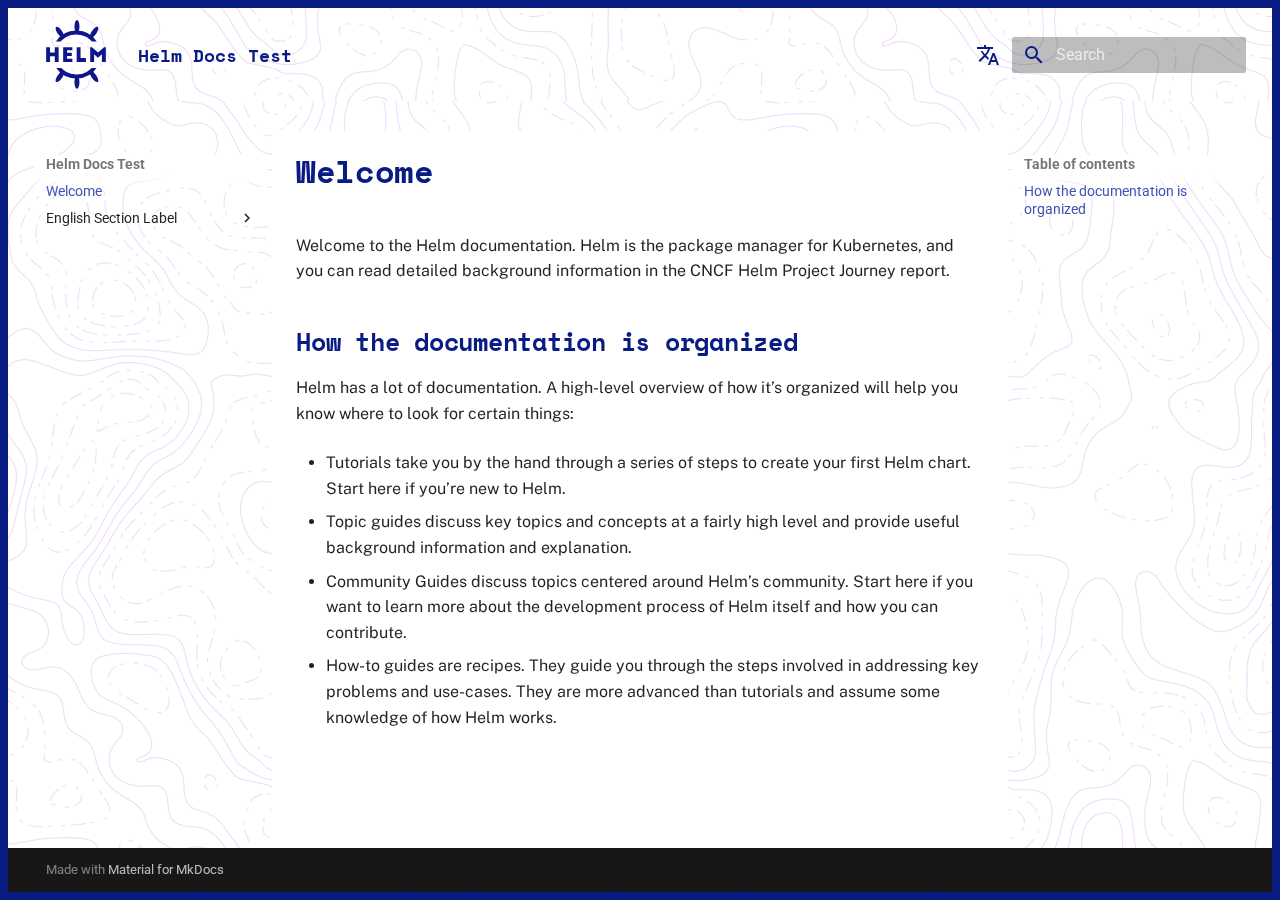
<file: 1.0/index.html>
<!doctype html>
<html lang="en" class="no-js">
  <head>
    
      <meta charset="utf-8">
      <meta name="viewport" content="width=device-width,initial-scale=1">
      
      
      
        <link rel="canonical" href="https://helm-docs-test.com/1.0/">
      
      
      
        <link rel="next" href="lorem-ipsum/">
      
      
      <link rel="icon" href="static/images/helm-logo.svg">
      <meta name="generator" content="mkdocs-1.6.1, mkdocs-material-9.6.14">
    
    
      
        <title>Helm Docs Test</title>
      
    
    
      <link rel="stylesheet" href="assets/stylesheets/main.342714a4.min.css">
      
      


    
    
      
    
    
      
        
        
        <link rel="preconnect" href="https://fonts.gstatic.com" crossorigin>
        <link rel="stylesheet" href="https://fonts.googleapis.com/css?family=Roboto:300,300i,400,400i,700,700i%7CRoboto+Mono:400,400i,700,700i&display=fallback">
        <style>:root{--md-text-font:"Roboto";--md-code-font:"Roboto Mono"}</style>
      
    
    
      <link rel="stylesheet" href="stylesheets/extra.css">
    
    <script>__md_scope=new URL(".",location),__md_hash=e=>[...e].reduce(((e,_)=>(e<<5)-e+_.charCodeAt(0)),0),__md_get=(e,_=localStorage,t=__md_scope)=>JSON.parse(_.getItem(t.pathname+"."+e)),__md_set=(e,_,t=localStorage,a=__md_scope)=>{try{t.setItem(a.pathname+"."+e,JSON.stringify(_))}catch(e){}}</script>
    
      

    
    
    
  </head>
  
  
    <body dir="ltr">
  
    
    <input class="md-toggle" data-md-toggle="drawer" type="checkbox" id="__drawer" autocomplete="off">
    <input class="md-toggle" data-md-toggle="search" type="checkbox" id="__search" autocomplete="off">
    <label class="md-overlay" for="__drawer"></label>
    <div data-md-component="skip">
      
        
        <a href="#welcome" class="md-skip">
          Skip to content
        </a>
      
    </div>
    <div data-md-component="announce">
      
    </div>
    
    
      

  

<header class="md-header md-header--shadow" data-md-component="header">
  <nav class="md-header__inner md-grid" aria-label="Header">
    <a href="." title="Helm Docs Test" class="md-header__button md-logo" aria-label="Helm Docs Test" data-md-component="logo">
      
  <img src="static/images/helm.svg" alt="logo">

    </a>
    <label class="md-header__button md-icon" for="__drawer">
      
      <svg xmlns="http://www.w3.org/2000/svg" viewBox="0 0 24 24"><path d="M3 6h18v2H3zm0 5h18v2H3zm0 5h18v2H3z"/></svg>
    </label>
    <div class="md-header__title" data-md-component="header-title">
      <div class="md-header__ellipsis">
        <div class="md-header__topic">
          <span class="md-ellipsis">
            Helm Docs Test
          </span>
        </div>
        <div class="md-header__topic" data-md-component="header-topic">
          <span class="md-ellipsis">
            
              Welcome
            
          </span>
        </div>
      </div>
    </div>
    
    
      <script>var palette=__md_get("__palette");if(palette&&palette.color){if("(prefers-color-scheme)"===palette.color.media){var media=matchMedia("(prefers-color-scheme: light)"),input=document.querySelector(media.matches?"[data-md-color-media='(prefers-color-scheme: light)']":"[data-md-color-media='(prefers-color-scheme: dark)']");palette.color.media=input.getAttribute("data-md-color-media"),palette.color.scheme=input.getAttribute("data-md-color-scheme"),palette.color.primary=input.getAttribute("data-md-color-primary"),palette.color.accent=input.getAttribute("data-md-color-accent")}for(var[key,value]of Object.entries(palette.color))document.body.setAttribute("data-md-color-"+key,value)}</script>
    
    
      <div class="md-header__option">
  <div class="md-select">
    
    <button class="md-header__button md-icon" aria-label="Select language">
      <svg xmlns="http://www.w3.org/2000/svg" viewBox="0 0 24 24"><path d="m12.87 15.07-2.54-2.51.03-.03A17.5 17.5 0 0 0 14.07 6H17V4h-7V2H8v2H1v2h11.17C11.5 7.92 10.44 9.75 9 11.35 8.07 10.32 7.3 9.19 6.69 8h-2c.73 1.63 1.73 3.17 2.98 4.56l-5.09 5.02L4 19l5-5 3.11 3.11zM18.5 10h-2L12 22h2l1.12-3h4.75L21 22h2zm-2.62 7 1.62-4.33L19.12 17z"/></svg>
    </button>
    <div class="md-select__inner">
      <ul class="md-select__list">
        
          <li class="md-select__item">
            <a href="/" hreflang="en" class="md-select__link">
              English
            </a>
          </li>
        
          <li class="md-select__item">
            <a href="/es/" hreflang="es" class="md-select__link">
              Español
            </a>
          </li>
        
          <li class="md-select__item">
            <a href="/pt/" hreflang="pt" class="md-select__link">
              Português
            </a>
          </li>
        
      </ul>
    </div>
  </div>
</div>
    
    
      
      
        <label class="md-header__button md-icon" for="__search">
          
          <svg xmlns="http://www.w3.org/2000/svg" viewBox="0 0 24 24"><path d="M9.5 3A6.5 6.5 0 0 1 16 9.5c0 1.61-.59 3.09-1.56 4.23l.27.27h.79l5 5-1.5 1.5-5-5v-.79l-.27-.27A6.52 6.52 0 0 1 9.5 16 6.5 6.5 0 0 1 3 9.5 6.5 6.5 0 0 1 9.5 3m0 2C7 5 5 7 5 9.5S7 14 9.5 14 14 12 14 9.5 12 5 9.5 5"/></svg>
        </label>
        <div class="md-search" data-md-component="search" role="dialog">
  <label class="md-search__overlay" for="__search"></label>
  <div class="md-search__inner" role="search">
    <form class="md-search__form" name="search">
      <input type="text" class="md-search__input" name="query" aria-label="Search" placeholder="Search" autocapitalize="off" autocorrect="off" autocomplete="off" spellcheck="false" data-md-component="search-query" required>
      <label class="md-search__icon md-icon" for="__search">
        
        <svg xmlns="http://www.w3.org/2000/svg" viewBox="0 0 24 24"><path d="M9.5 3A6.5 6.5 0 0 1 16 9.5c0 1.61-.59 3.09-1.56 4.23l.27.27h.79l5 5-1.5 1.5-5-5v-.79l-.27-.27A6.52 6.52 0 0 1 9.5 16 6.5 6.5 0 0 1 3 9.5 6.5 6.5 0 0 1 9.5 3m0 2C7 5 5 7 5 9.5S7 14 9.5 14 14 12 14 9.5 12 5 9.5 5"/></svg>
        
        <svg xmlns="http://www.w3.org/2000/svg" viewBox="0 0 24 24"><path d="M20 11v2H8l5.5 5.5-1.42 1.42L4.16 12l7.92-7.92L13.5 5.5 8 11z"/></svg>
      </label>
      <nav class="md-search__options" aria-label="Search">
        
        <button type="reset" class="md-search__icon md-icon" title="Clear" aria-label="Clear" tabindex="-1">
          
          <svg xmlns="http://www.w3.org/2000/svg" viewBox="0 0 24 24"><path d="M19 6.41 17.59 5 12 10.59 6.41 5 5 6.41 10.59 12 5 17.59 6.41 19 12 13.41 17.59 19 19 17.59 13.41 12z"/></svg>
        </button>
      </nav>
      
    </form>
    <div class="md-search__output">
      <div class="md-search__scrollwrap" tabindex="0" data-md-scrollfix>
        <div class="md-search-result" data-md-component="search-result">
          <div class="md-search-result__meta">
            Initializing search
          </div>
          <ol class="md-search-result__list" role="presentation"></ol>
        </div>
      </div>
    </div>
  </div>
</div>
      
    
    
  </nav>
  
</header>
    
    <div class="md-container" data-md-component="container">
      
      
        
          
        
      
      <main class="md-main" data-md-component="main">
        <div class="md-main__inner md-grid">
          
            
              
              <div class="md-sidebar md-sidebar--primary" data-md-component="sidebar" data-md-type="navigation" >
                <div class="md-sidebar__scrollwrap">
                  <div class="md-sidebar__inner">
                    



<nav class="md-nav md-nav--primary" aria-label="Navigation" data-md-level="0">
  <label class="md-nav__title" for="__drawer">
    <a href="." title="Helm Docs Test" class="md-nav__button md-logo" aria-label="Helm Docs Test" data-md-component="logo">
      
  <img src="static/images/helm.svg" alt="logo">

    </a>
    Helm Docs Test
  </label>
  
  <ul class="md-nav__list" data-md-scrollfix>
    
      
      
  
  
    
  
  
  
    <li class="md-nav__item md-nav__item--active">
      
      <input class="md-nav__toggle md-toggle" type="checkbox" id="__toc">
      
      
        
      
      
        <label class="md-nav__link md-nav__link--active" for="__toc">
          
  
  
  <span class="md-ellipsis">
    Welcome
    
  </span>
  

          <span class="md-nav__icon md-icon"></span>
        </label>
      
      <a href="." class="md-nav__link md-nav__link--active">
        
  
  
  <span class="md-ellipsis">
    Welcome
    
  </span>
  

      </a>
      
        

<nav class="md-nav md-nav--secondary" aria-label="Table of contents">
  
  
  
    
  
  
    <label class="md-nav__title" for="__toc">
      <span class="md-nav__icon md-icon"></span>
      Table of contents
    </label>
    <ul class="md-nav__list" data-md-component="toc" data-md-scrollfix>
      
        <li class="md-nav__item">
  <a href="#how-the-documentation-is-organized" class="md-nav__link">
    <span class="md-ellipsis">
      How the documentation is organized
    </span>
  </a>
  
</li>
      
    </ul>
  
</nav>
      
    </li>
  

    
      
      
  
  
  
  
    
    
    
    
    
    <li class="md-nav__item md-nav__item--nested">
      
        
        
        <input class="md-nav__toggle md-toggle " type="checkbox" id="__nav_2" >
        
          
          <label class="md-nav__link" for="__nav_2" id="__nav_2_label" tabindex="0">
            
  
  
  <span class="md-ellipsis">
    English Section Label
    
  </span>
  

            <span class="md-nav__icon md-icon"></span>
          </label>
        
        <nav class="md-nav" data-md-level="1" aria-labelledby="__nav_2_label" aria-expanded="false">
          <label class="md-nav__title" for="__nav_2">
            <span class="md-nav__icon md-icon"></span>
            English Section Label
          </label>
          <ul class="md-nav__list" data-md-scrollfix>
            
              
                
  
  
  
  
    <li class="md-nav__item">
      <a href="lorem-ipsum/" class="md-nav__link">
        
  
  
  <span class="md-ellipsis">
    Lorem Ipsum
    
  </span>
  

      </a>
    </li>
  

              
            
          </ul>
        </nav>
      
    </li>
  

    
  </ul>
</nav>
                  </div>
                </div>
              </div>
            
            
              
              <div class="md-sidebar md-sidebar--secondary" data-md-component="sidebar" data-md-type="toc" >
                <div class="md-sidebar__scrollwrap">
                  <div class="md-sidebar__inner">
                    

<nav class="md-nav md-nav--secondary" aria-label="Table of contents">
  
  
  
    
  
  
    <label class="md-nav__title" for="__toc">
      <span class="md-nav__icon md-icon"></span>
      Table of contents
    </label>
    <ul class="md-nav__list" data-md-component="toc" data-md-scrollfix>
      
        <li class="md-nav__item">
  <a href="#how-the-documentation-is-organized" class="md-nav__link">
    <span class="md-ellipsis">
      How the documentation is organized
    </span>
  </a>
  
</li>
      
    </ul>
  
</nav>
                  </div>
                </div>
              </div>
            
          
          
            <div class="md-content" data-md-component="content">
              <article class="md-content__inner md-typeset">
                
                  



<h1 id="welcome">Welcome</h1>
<p>Welcome to the Helm documentation. Helm is the package manager for Kubernetes, and you can read detailed background information in the CNCF Helm Project Journey report.</p>
<h2 id="how-the-documentation-is-organized">How the documentation is organized</h2>
<p>Helm has a lot of documentation. A high-level overview of how it’s organized will help you know where to look for certain things:</p>
<ul>
<li>
<p>Tutorials take you by the hand through a series of steps to create your first Helm chart. Start here if you’re new to Helm.</p>
</li>
<li>
<p>Topic guides discuss key topics and concepts at a fairly high level and provide useful background information and explanation.</p>
</li>
<li>
<p>Community Guides discuss topics centered around Helm’s community. Start here if you want to learn more about the development process of Helm itself and how you can contribute.</p>
</li>
<li>
<p>How-to guides are recipes. They guide you through the steps involved in addressing key problems and use-cases. They are more advanced than tutorials and assume some knowledge of how Helm works.</p>
</li>
</ul>












                
              </article>
            </div>
          
          
<script>var target=document.getElementById(location.hash.slice(1));target&&target.name&&(target.checked=target.name.startsWith("__tabbed_"))</script>
        </div>
        
      </main>
      
        <footer class="md-footer">
  
  <div class="md-footer-meta md-typeset">
    <div class="md-footer-meta__inner md-grid">
      <div class="md-copyright">
  
  
    Made with
    <a href="https://squidfunk.github.io/mkdocs-material/" target="_blank" rel="noopener">
      Material for MkDocs
    </a>
  
</div>
      
    </div>
  </div>
</footer>
      
    </div>
    <div class="md-dialog" data-md-component="dialog">
      <div class="md-dialog__inner md-typeset"></div>
    </div>
    
    
    
      
      <script id="__config" type="application/json">{"base": ".", "features": [], "search": "assets/javascripts/workers/search.d50fe291.min.js", "tags": null, "translations": {"clipboard.copied": "Copied to clipboard", "clipboard.copy": "Copy to clipboard", "search.result.more.one": "1 more on this page", "search.result.more.other": "# more on this page", "search.result.none": "No matching documents", "search.result.one": "1 matching document", "search.result.other": "# matching documents", "search.result.placeholder": "Type to start searching", "search.result.term.missing": "Missing", "select.version": "Select version"}, "version": null}</script>
    
    
      <script src="assets/javascripts/bundle.13a4f30d.min.js"></script>
      
    
  </body>
</html>
</file>
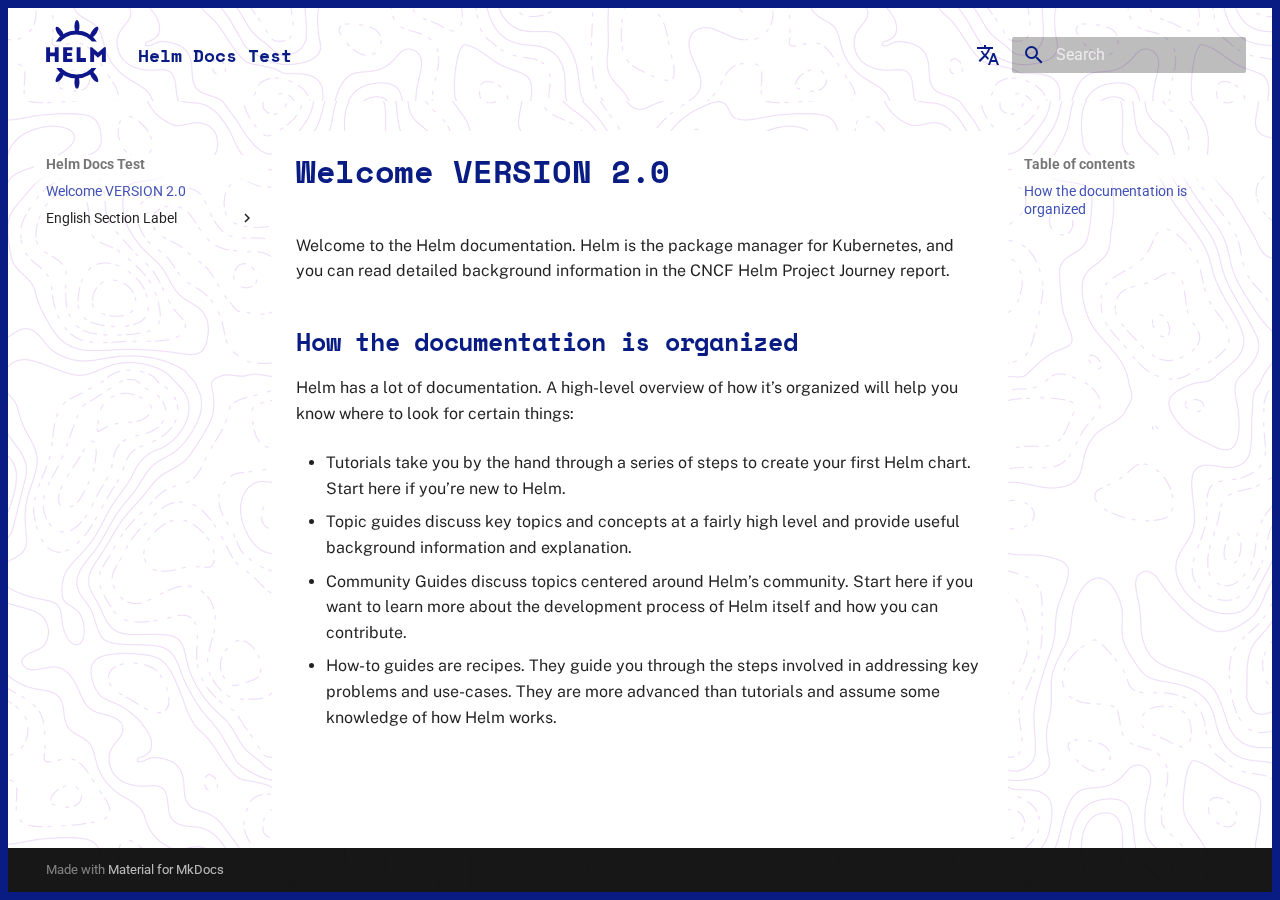
<file: 2.0/index.html>
<!doctype html>
<html lang="en" class="no-js">
  <head>
    
      <meta charset="utf-8">
      <meta name="viewport" content="width=device-width,initial-scale=1">
      
      
      
        <link rel="canonical" href="https://helm-docs-test.com/2.0/">
      
      
      
        <link rel="next" href="lorem-ipsum/">
      
      
      <link rel="icon" href="static/images/helm-logo.svg">
      <meta name="generator" content="mkdocs-1.6.1, mkdocs-material-9.6.14">
    
    
      
        <title>Helm Docs Test</title>
      
    
    
      <link rel="stylesheet" href="assets/stylesheets/main.342714a4.min.css">
      
      


    
    
      
    
    
      
        
        
        <link rel="preconnect" href="https://fonts.gstatic.com" crossorigin>
        <link rel="stylesheet" href="https://fonts.googleapis.com/css?family=Roboto:300,300i,400,400i,700,700i%7CRoboto+Mono:400,400i,700,700i&display=fallback">
        <style>:root{--md-text-font:"Roboto";--md-code-font:"Roboto Mono"}</style>
      
    
    
      <link rel="stylesheet" href="stylesheets/extra.css">
    
    <script>__md_scope=new URL(".",location),__md_hash=e=>[...e].reduce(((e,_)=>(e<<5)-e+_.charCodeAt(0)),0),__md_get=(e,_=localStorage,t=__md_scope)=>JSON.parse(_.getItem(t.pathname+"."+e)),__md_set=(e,_,t=localStorage,a=__md_scope)=>{try{t.setItem(a.pathname+"."+e,JSON.stringify(_))}catch(e){}}</script>
    
      

    
    
    
  </head>
  
  
    <body dir="ltr">
  
    
    <input class="md-toggle" data-md-toggle="drawer" type="checkbox" id="__drawer" autocomplete="off">
    <input class="md-toggle" data-md-toggle="search" type="checkbox" id="__search" autocomplete="off">
    <label class="md-overlay" for="__drawer"></label>
    <div data-md-component="skip">
      
        
        <a href="#welcome-version-20" class="md-skip">
          Skip to content
        </a>
      
    </div>
    <div data-md-component="announce">
      
    </div>
    
    
      

  

<header class="md-header md-header--shadow" data-md-component="header">
  <nav class="md-header__inner md-grid" aria-label="Header">
    <a href="." title="Helm Docs Test" class="md-header__button md-logo" aria-label="Helm Docs Test" data-md-component="logo">
      
  <img src="static/images/helm.svg" alt="logo">

    </a>
    <label class="md-header__button md-icon" for="__drawer">
      
      <svg xmlns="http://www.w3.org/2000/svg" viewBox="0 0 24 24"><path d="M3 6h18v2H3zm0 5h18v2H3zm0 5h18v2H3z"/></svg>
    </label>
    <div class="md-header__title" data-md-component="header-title">
      <div class="md-header__ellipsis">
        <div class="md-header__topic">
          <span class="md-ellipsis">
            Helm Docs Test
          </span>
        </div>
        <div class="md-header__topic" data-md-component="header-topic">
          <span class="md-ellipsis">
            
              Welcome VERSION 2.0
            
          </span>
        </div>
      </div>
    </div>
    
    
      <script>var palette=__md_get("__palette");if(palette&&palette.color){if("(prefers-color-scheme)"===palette.color.media){var media=matchMedia("(prefers-color-scheme: light)"),input=document.querySelector(media.matches?"[data-md-color-media='(prefers-color-scheme: light)']":"[data-md-color-media='(prefers-color-scheme: dark)']");palette.color.media=input.getAttribute("data-md-color-media"),palette.color.scheme=input.getAttribute("data-md-color-scheme"),palette.color.primary=input.getAttribute("data-md-color-primary"),palette.color.accent=input.getAttribute("data-md-color-accent")}for(var[key,value]of Object.entries(palette.color))document.body.setAttribute("data-md-color-"+key,value)}</script>
    
    
      <div class="md-header__option">
  <div class="md-select">
    
    <button class="md-header__button md-icon" aria-label="Select language">
      <svg xmlns="http://www.w3.org/2000/svg" viewBox="0 0 24 24"><path d="m12.87 15.07-2.54-2.51.03-.03A17.5 17.5 0 0 0 14.07 6H17V4h-7V2H8v2H1v2h11.17C11.5 7.92 10.44 9.75 9 11.35 8.07 10.32 7.3 9.19 6.69 8h-2c.73 1.63 1.73 3.17 2.98 4.56l-5.09 5.02L4 19l5-5 3.11 3.11zM18.5 10h-2L12 22h2l1.12-3h4.75L21 22h2zm-2.62 7 1.62-4.33L19.12 17z"/></svg>
    </button>
    <div class="md-select__inner">
      <ul class="md-select__list">
        
          <li class="md-select__item">
            <a href="/" hreflang="en" class="md-select__link">
              English
            </a>
          </li>
        
          <li class="md-select__item">
            <a href="/es/" hreflang="es" class="md-select__link">
              Español
            </a>
          </li>
        
          <li class="md-select__item">
            <a href="/pt/" hreflang="pt" class="md-select__link">
              Português
            </a>
          </li>
        
      </ul>
    </div>
  </div>
</div>
    
    
      
      
        <label class="md-header__button md-icon" for="__search">
          
          <svg xmlns="http://www.w3.org/2000/svg" viewBox="0 0 24 24"><path d="M9.5 3A6.5 6.5 0 0 1 16 9.5c0 1.61-.59 3.09-1.56 4.23l.27.27h.79l5 5-1.5 1.5-5-5v-.79l-.27-.27A6.52 6.52 0 0 1 9.5 16 6.5 6.5 0 0 1 3 9.5 6.5 6.5 0 0 1 9.5 3m0 2C7 5 5 7 5 9.5S7 14 9.5 14 14 12 14 9.5 12 5 9.5 5"/></svg>
        </label>
        <div class="md-search" data-md-component="search" role="dialog">
  <label class="md-search__overlay" for="__search"></label>
  <div class="md-search__inner" role="search">
    <form class="md-search__form" name="search">
      <input type="text" class="md-search__input" name="query" aria-label="Search" placeholder="Search" autocapitalize="off" autocorrect="off" autocomplete="off" spellcheck="false" data-md-component="search-query" required>
      <label class="md-search__icon md-icon" for="__search">
        
        <svg xmlns="http://www.w3.org/2000/svg" viewBox="0 0 24 24"><path d="M9.5 3A6.5 6.5 0 0 1 16 9.5c0 1.61-.59 3.09-1.56 4.23l.27.27h.79l5 5-1.5 1.5-5-5v-.79l-.27-.27A6.52 6.52 0 0 1 9.5 16 6.5 6.5 0 0 1 3 9.5 6.5 6.5 0 0 1 9.5 3m0 2C7 5 5 7 5 9.5S7 14 9.5 14 14 12 14 9.5 12 5 9.5 5"/></svg>
        
        <svg xmlns="http://www.w3.org/2000/svg" viewBox="0 0 24 24"><path d="M20 11v2H8l5.5 5.5-1.42 1.42L4.16 12l7.92-7.92L13.5 5.5 8 11z"/></svg>
      </label>
      <nav class="md-search__options" aria-label="Search">
        
        <button type="reset" class="md-search__icon md-icon" title="Clear" aria-label="Clear" tabindex="-1">
          
          <svg xmlns="http://www.w3.org/2000/svg" viewBox="0 0 24 24"><path d="M19 6.41 17.59 5 12 10.59 6.41 5 5 6.41 10.59 12 5 17.59 6.41 19 12 13.41 17.59 19 19 17.59 13.41 12z"/></svg>
        </button>
      </nav>
      
    </form>
    <div class="md-search__output">
      <div class="md-search__scrollwrap" tabindex="0" data-md-scrollfix>
        <div class="md-search-result" data-md-component="search-result">
          <div class="md-search-result__meta">
            Initializing search
          </div>
          <ol class="md-search-result__list" role="presentation"></ol>
        </div>
      </div>
    </div>
  </div>
</div>
      
    
    
  </nav>
  
</header>
    
    <div class="md-container" data-md-component="container">
      
      
        
          
        
      
      <main class="md-main" data-md-component="main">
        <div class="md-main__inner md-grid">
          
            
              
              <div class="md-sidebar md-sidebar--primary" data-md-component="sidebar" data-md-type="navigation" >
                <div class="md-sidebar__scrollwrap">
                  <div class="md-sidebar__inner">
                    



<nav class="md-nav md-nav--primary" aria-label="Navigation" data-md-level="0">
  <label class="md-nav__title" for="__drawer">
    <a href="." title="Helm Docs Test" class="md-nav__button md-logo" aria-label="Helm Docs Test" data-md-component="logo">
      
  <img src="static/images/helm.svg" alt="logo">

    </a>
    Helm Docs Test
  </label>
  
  <ul class="md-nav__list" data-md-scrollfix>
    
      
      
  
  
    
  
  
  
    <li class="md-nav__item md-nav__item--active">
      
      <input class="md-nav__toggle md-toggle" type="checkbox" id="__toc">
      
      
        
      
      
        <label class="md-nav__link md-nav__link--active" for="__toc">
          
  
  
  <span class="md-ellipsis">
    Welcome VERSION 2.0
    
  </span>
  

          <span class="md-nav__icon md-icon"></span>
        </label>
      
      <a href="." class="md-nav__link md-nav__link--active">
        
  
  
  <span class="md-ellipsis">
    Welcome VERSION 2.0
    
  </span>
  

      </a>
      
        

<nav class="md-nav md-nav--secondary" aria-label="Table of contents">
  
  
  
    
  
  
    <label class="md-nav__title" for="__toc">
      <span class="md-nav__icon md-icon"></span>
      Table of contents
    </label>
    <ul class="md-nav__list" data-md-component="toc" data-md-scrollfix>
      
        <li class="md-nav__item">
  <a href="#how-the-documentation-is-organized" class="md-nav__link">
    <span class="md-ellipsis">
      How the documentation is organized
    </span>
  </a>
  
</li>
      
    </ul>
  
</nav>
      
    </li>
  

    
      
      
  
  
  
  
    
    
    
    
    
    <li class="md-nav__item md-nav__item--nested">
      
        
        
        <input class="md-nav__toggle md-toggle " type="checkbox" id="__nav_2" >
        
          
          <label class="md-nav__link" for="__nav_2" id="__nav_2_label" tabindex="0">
            
  
  
  <span class="md-ellipsis">
    English Section Label
    
  </span>
  

            <span class="md-nav__icon md-icon"></span>
          </label>
        
        <nav class="md-nav" data-md-level="1" aria-labelledby="__nav_2_label" aria-expanded="false">
          <label class="md-nav__title" for="__nav_2">
            <span class="md-nav__icon md-icon"></span>
            English Section Label
          </label>
          <ul class="md-nav__list" data-md-scrollfix>
            
              
                
  
  
  
  
    <li class="md-nav__item">
      <a href="lorem-ipsum/" class="md-nav__link">
        
  
  
  <span class="md-ellipsis">
    Lorem Ipsum
    
  </span>
  

      </a>
    </li>
  

              
            
          </ul>
        </nav>
      
    </li>
  

    
  </ul>
</nav>
                  </div>
                </div>
              </div>
            
            
              
              <div class="md-sidebar md-sidebar--secondary" data-md-component="sidebar" data-md-type="toc" >
                <div class="md-sidebar__scrollwrap">
                  <div class="md-sidebar__inner">
                    

<nav class="md-nav md-nav--secondary" aria-label="Table of contents">
  
  
  
    
  
  
    <label class="md-nav__title" for="__toc">
      <span class="md-nav__icon md-icon"></span>
      Table of contents
    </label>
    <ul class="md-nav__list" data-md-component="toc" data-md-scrollfix>
      
        <li class="md-nav__item">
  <a href="#how-the-documentation-is-organized" class="md-nav__link">
    <span class="md-ellipsis">
      How the documentation is organized
    </span>
  </a>
  
</li>
      
    </ul>
  
</nav>
                  </div>
                </div>
              </div>
            
          
          
            <div class="md-content" data-md-component="content">
              <article class="md-content__inner md-typeset">
                
                  



<h1 id="welcome-version-20">Welcome VERSION 2.0</h1>
<p>Welcome to the Helm documentation. Helm is the package manager for Kubernetes, and you can read detailed background information in the CNCF Helm Project Journey report.</p>
<h2 id="how-the-documentation-is-organized">How the documentation is organized</h2>
<p>Helm has a lot of documentation. A high-level overview of how it’s organized will help you know where to look for certain things:</p>
<ul>
<li>
<p>Tutorials take you by the hand through a series of steps to create your first Helm chart. Start here if you’re new to Helm.</p>
</li>
<li>
<p>Topic guides discuss key topics and concepts at a fairly high level and provide useful background information and explanation.</p>
</li>
<li>
<p>Community Guides discuss topics centered around Helm’s community. Start here if you want to learn more about the development process of Helm itself and how you can contribute.</p>
</li>
<li>
<p>How-to guides are recipes. They guide you through the steps involved in addressing key problems and use-cases. They are more advanced than tutorials and assume some knowledge of how Helm works.</p>
</li>
</ul>












                
              </article>
            </div>
          
          
<script>var target=document.getElementById(location.hash.slice(1));target&&target.name&&(target.checked=target.name.startsWith("__tabbed_"))</script>
        </div>
        
      </main>
      
        <footer class="md-footer">
  
  <div class="md-footer-meta md-typeset">
    <div class="md-footer-meta__inner md-grid">
      <div class="md-copyright">
  
  
    Made with
    <a href="https://squidfunk.github.io/mkdocs-material/" target="_blank" rel="noopener">
      Material for MkDocs
    </a>
  
</div>
      
    </div>
  </div>
</footer>
      
    </div>
    <div class="md-dialog" data-md-component="dialog">
      <div class="md-dialog__inner md-typeset"></div>
    </div>
    
    
    
      
      <script id="__config" type="application/json">{"base": ".", "features": [], "search": "assets/javascripts/workers/search.d50fe291.min.js", "tags": null, "translations": {"clipboard.copied": "Copied to clipboard", "clipboard.copy": "Copy to clipboard", "search.result.more.one": "1 more on this page", "search.result.more.other": "# more on this page", "search.result.none": "No matching documents", "search.result.one": "1 matching document", "search.result.other": "# matching documents", "search.result.placeholder": "Type to start searching", "search.result.term.missing": "Missing", "select.version": "Select version"}, "version": null}</script>
    
    
      <script src="assets/javascripts/bundle.13a4f30d.min.js"></script>
      
    
  </body>
</html>
</file>
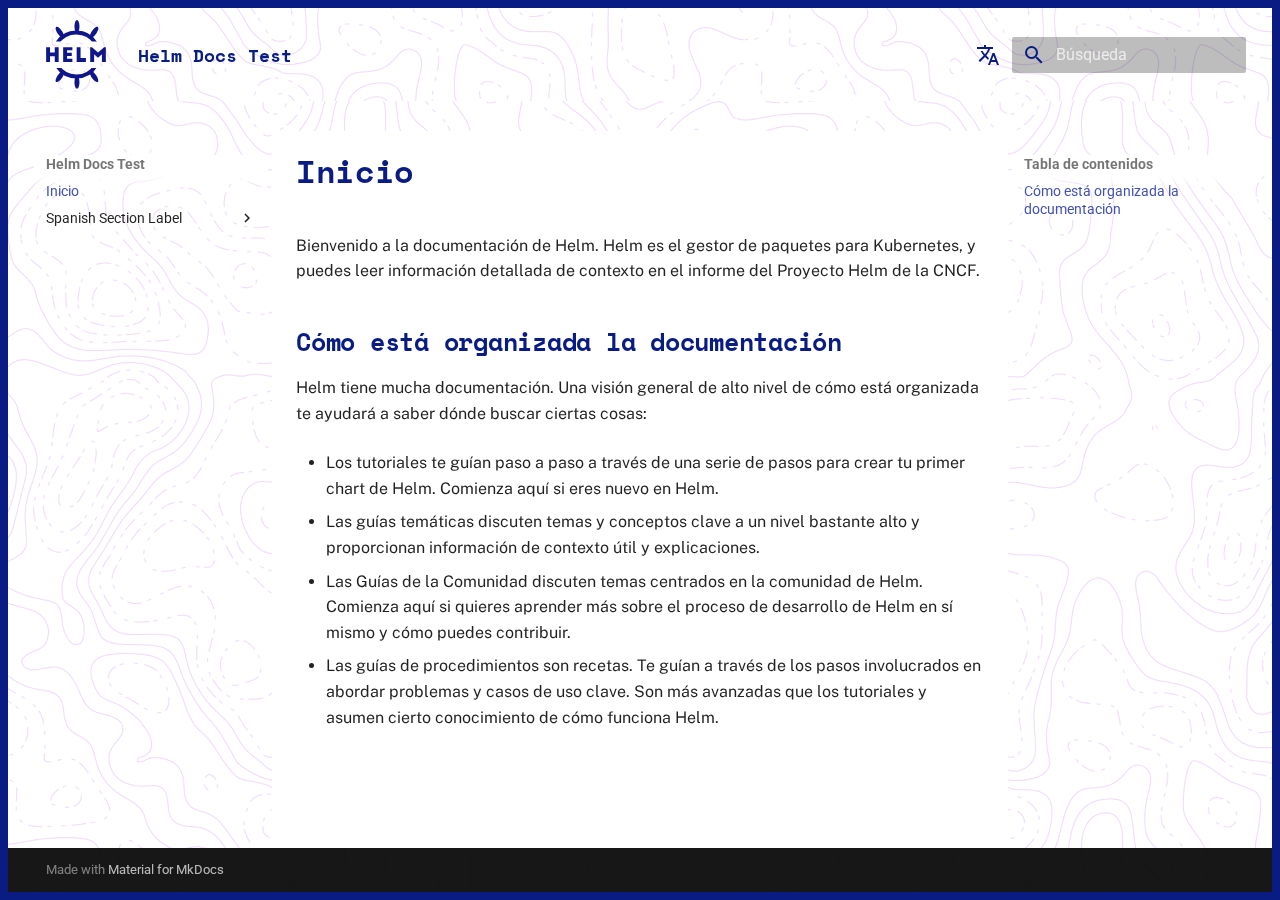
<file: 1.0/es/index.html>
<!doctype html>
<html lang="es" class="no-js">
  <head>
    
      <meta charset="utf-8">
      <meta name="viewport" content="width=device-width,initial-scale=1">
      
      
      
        <link rel="canonical" href="https://helm-docs-test.com/1.0/es/">
      
      
      
        <link rel="next" href="lorem-ipsum/">
      
      
      <link rel="icon" href="../static/images/helm-logo.svg">
      <meta name="generator" content="mkdocs-1.6.1, mkdocs-material-9.6.14">
    
    
      
        <title>Inicio - Helm Docs Test</title>
      
    
    
      <link rel="stylesheet" href="../assets/stylesheets/main.342714a4.min.css">
      
      


    
    
      
    
    
      
        
        
        <link rel="preconnect" href="https://fonts.gstatic.com" crossorigin>
        <link rel="stylesheet" href="https://fonts.googleapis.com/css?family=Roboto:300,300i,400,400i,700,700i%7CRoboto+Mono:400,400i,700,700i&display=fallback">
        <style>:root{--md-text-font:"Roboto";--md-code-font:"Roboto Mono"}</style>
      
    
    
      <link rel="stylesheet" href="../stylesheets/extra.css">
    
    <script>__md_scope=new URL("..",location),__md_hash=e=>[...e].reduce(((e,_)=>(e<<5)-e+_.charCodeAt(0)),0),__md_get=(e,_=localStorage,t=__md_scope)=>JSON.parse(_.getItem(t.pathname+"."+e)),__md_set=(e,_,t=localStorage,a=__md_scope)=>{try{t.setItem(a.pathname+"."+e,JSON.stringify(_))}catch(e){}}</script>
    
      

    
    
    
  </head>
  
  
    <body dir="ltr">
  
    
    <input class="md-toggle" data-md-toggle="drawer" type="checkbox" id="__drawer" autocomplete="off">
    <input class="md-toggle" data-md-toggle="search" type="checkbox" id="__search" autocomplete="off">
    <label class="md-overlay" for="__drawer"></label>
    <div data-md-component="skip">
      
        
        <a href="#inicio" class="md-skip">
          Saltar a contenido
        </a>
      
    </div>
    <div data-md-component="announce">
      
    </div>
    
    
      

  

<header class="md-header md-header--shadow" data-md-component="header">
  <nav class="md-header__inner md-grid" aria-label="Cabecera">
    <a href="./" title="Helm Docs Test" class="md-header__button md-logo" aria-label="Helm Docs Test" data-md-component="logo">
      
  <img src="../static/images/helm.svg" alt="logo">

    </a>
    <label class="md-header__button md-icon" for="__drawer">
      
      <svg xmlns="http://www.w3.org/2000/svg" viewBox="0 0 24 24"><path d="M3 6h18v2H3zm0 5h18v2H3zm0 5h18v2H3z"/></svg>
    </label>
    <div class="md-header__title" data-md-component="header-title">
      <div class="md-header__ellipsis">
        <div class="md-header__topic">
          <span class="md-ellipsis">
            Helm Docs Test
          </span>
        </div>
        <div class="md-header__topic" data-md-component="header-topic">
          <span class="md-ellipsis">
            
              Inicio
            
          </span>
        </div>
      </div>
    </div>
    
    
      <script>var palette=__md_get("__palette");if(palette&&palette.color){if("(prefers-color-scheme)"===palette.color.media){var media=matchMedia("(prefers-color-scheme: light)"),input=document.querySelector(media.matches?"[data-md-color-media='(prefers-color-scheme: light)']":"[data-md-color-media='(prefers-color-scheme: dark)']");palette.color.media=input.getAttribute("data-md-color-media"),palette.color.scheme=input.getAttribute("data-md-color-scheme"),palette.color.primary=input.getAttribute("data-md-color-primary"),palette.color.accent=input.getAttribute("data-md-color-accent")}for(var[key,value]of Object.entries(palette.color))document.body.setAttribute("data-md-color-"+key,value)}</script>
    
    
      <div class="md-header__option">
  <div class="md-select">
    
    <button class="md-header__button md-icon" aria-label="Seleccionar idioma">
      <svg xmlns="http://www.w3.org/2000/svg" viewBox="0 0 24 24"><path d="m12.87 15.07-2.54-2.51.03-.03A17.5 17.5 0 0 0 14.07 6H17V4h-7V2H8v2H1v2h11.17C11.5 7.92 10.44 9.75 9 11.35 8.07 10.32 7.3 9.19 6.69 8h-2c.73 1.63 1.73 3.17 2.98 4.56l-5.09 5.02L4 19l5-5 3.11 3.11zM18.5 10h-2L12 22h2l1.12-3h4.75L21 22h2zm-2.62 7 1.62-4.33L19.12 17z"/></svg>
    </button>
    <div class="md-select__inner">
      <ul class="md-select__list">
        
          <li class="md-select__item">
            <a href="/" hreflang="en" class="md-select__link">
              English
            </a>
          </li>
        
          <li class="md-select__item">
            <a href="/es/" hreflang="es" class="md-select__link">
              Español
            </a>
          </li>
        
          <li class="md-select__item">
            <a href="/pt/" hreflang="pt" class="md-select__link">
              Português
            </a>
          </li>
        
      </ul>
    </div>
  </div>
</div>
    
    
      
      
        <label class="md-header__button md-icon" for="__search">
          
          <svg xmlns="http://www.w3.org/2000/svg" viewBox="0 0 24 24"><path d="M9.5 3A6.5 6.5 0 0 1 16 9.5c0 1.61-.59 3.09-1.56 4.23l.27.27h.79l5 5-1.5 1.5-5-5v-.79l-.27-.27A6.52 6.52 0 0 1 9.5 16 6.5 6.5 0 0 1 3 9.5 6.5 6.5 0 0 1 9.5 3m0 2C7 5 5 7 5 9.5S7 14 9.5 14 14 12 14 9.5 12 5 9.5 5"/></svg>
        </label>
        <div class="md-search" data-md-component="search" role="dialog">
  <label class="md-search__overlay" for="__search"></label>
  <div class="md-search__inner" role="search">
    <form class="md-search__form" name="search">
      <input type="text" class="md-search__input" name="query" aria-label="Búsqueda" placeholder="Búsqueda" autocapitalize="off" autocorrect="off" autocomplete="off" spellcheck="false" data-md-component="search-query" required>
      <label class="md-search__icon md-icon" for="__search">
        
        <svg xmlns="http://www.w3.org/2000/svg" viewBox="0 0 24 24"><path d="M9.5 3A6.5 6.5 0 0 1 16 9.5c0 1.61-.59 3.09-1.56 4.23l.27.27h.79l5 5-1.5 1.5-5-5v-.79l-.27-.27A6.52 6.52 0 0 1 9.5 16 6.5 6.5 0 0 1 3 9.5 6.5 6.5 0 0 1 9.5 3m0 2C7 5 5 7 5 9.5S7 14 9.5 14 14 12 14 9.5 12 5 9.5 5"/></svg>
        
        <svg xmlns="http://www.w3.org/2000/svg" viewBox="0 0 24 24"><path d="M20 11v2H8l5.5 5.5-1.42 1.42L4.16 12l7.92-7.92L13.5 5.5 8 11z"/></svg>
      </label>
      <nav class="md-search__options" aria-label="Buscar">
        
        <button type="reset" class="md-search__icon md-icon" title="Limpiar" aria-label="Limpiar" tabindex="-1">
          
          <svg xmlns="http://www.w3.org/2000/svg" viewBox="0 0 24 24"><path d="M19 6.41 17.59 5 12 10.59 6.41 5 5 6.41 10.59 12 5 17.59 6.41 19 12 13.41 17.59 19 19 17.59 13.41 12z"/></svg>
        </button>
      </nav>
      
    </form>
    <div class="md-search__output">
      <div class="md-search__scrollwrap" tabindex="0" data-md-scrollfix>
        <div class="md-search-result" data-md-component="search-result">
          <div class="md-search-result__meta">
            Inicializando búsqueda
          </div>
          <ol class="md-search-result__list" role="presentation"></ol>
        </div>
      </div>
    </div>
  </div>
</div>
      
    
    
  </nav>
  
</header>
    
    <div class="md-container" data-md-component="container">
      
      
        
          
        
      
      <main class="md-main" data-md-component="main">
        <div class="md-main__inner md-grid">
          
            
              
              <div class="md-sidebar md-sidebar--primary" data-md-component="sidebar" data-md-type="navigation" >
                <div class="md-sidebar__scrollwrap">
                  <div class="md-sidebar__inner">
                    



<nav class="md-nav md-nav--primary" aria-label="Navegación" data-md-level="0">
  <label class="md-nav__title" for="__drawer">
    <a href="./" title="Helm Docs Test" class="md-nav__button md-logo" aria-label="Helm Docs Test" data-md-component="logo">
      
  <img src="../static/images/helm.svg" alt="logo">

    </a>
    Helm Docs Test
  </label>
  
  <ul class="md-nav__list" data-md-scrollfix>
    
      
      
  
  
    
  
  
  
    <li class="md-nav__item md-nav__item--active">
      
      <input class="md-nav__toggle md-toggle" type="checkbox" id="__toc">
      
      
        
      
      
        <label class="md-nav__link md-nav__link--active" for="__toc">
          
  
  
  <span class="md-ellipsis">
    Inicio
    
  </span>
  

          <span class="md-nav__icon md-icon"></span>
        </label>
      
      <a href="./" class="md-nav__link md-nav__link--active">
        
  
  
  <span class="md-ellipsis">
    Inicio
    
  </span>
  

      </a>
      
        

<nav class="md-nav md-nav--secondary" aria-label="Tabla de contenidos">
  
  
  
    
  
  
    <label class="md-nav__title" for="__toc">
      <span class="md-nav__icon md-icon"></span>
      Tabla de contenidos
    </label>
    <ul class="md-nav__list" data-md-component="toc" data-md-scrollfix>
      
        <li class="md-nav__item">
  <a href="#como-esta-organizada-la-documentacion" class="md-nav__link">
    <span class="md-ellipsis">
      Cómo está organizada la documentación
    </span>
  </a>
  
</li>
      
    </ul>
  
</nav>
      
    </li>
  

    
      
      
  
  
  
  
    
    
    
    
    
    <li class="md-nav__item md-nav__item--nested">
      
        
        
        <input class="md-nav__toggle md-toggle " type="checkbox" id="__nav_2" >
        
          
          <label class="md-nav__link" for="__nav_2" id="__nav_2_label" tabindex="0">
            
  
  
  <span class="md-ellipsis">
    Spanish Section Label
    
  </span>
  

            <span class="md-nav__icon md-icon"></span>
          </label>
        
        <nav class="md-nav" data-md-level="1" aria-labelledby="__nav_2_label" aria-expanded="false">
          <label class="md-nav__title" for="__nav_2">
            <span class="md-nav__icon md-icon"></span>
            Spanish Section Label
          </label>
          <ul class="md-nav__list" data-md-scrollfix>
            
              
                
  
  
  
  
    <li class="md-nav__item">
      <a href="lorem-ipsum/" class="md-nav__link">
        
  
  
  <span class="md-ellipsis">
    Lorem Ipsum - Spanish translation
    
  </span>
  

      </a>
    </li>
  

              
            
          </ul>
        </nav>
      
    </li>
  

    
  </ul>
</nav>
                  </div>
                </div>
              </div>
            
            
              
              <div class="md-sidebar md-sidebar--secondary" data-md-component="sidebar" data-md-type="toc" >
                <div class="md-sidebar__scrollwrap">
                  <div class="md-sidebar__inner">
                    

<nav class="md-nav md-nav--secondary" aria-label="Tabla de contenidos">
  
  
  
    
  
  
    <label class="md-nav__title" for="__toc">
      <span class="md-nav__icon md-icon"></span>
      Tabla de contenidos
    </label>
    <ul class="md-nav__list" data-md-component="toc" data-md-scrollfix>
      
        <li class="md-nav__item">
  <a href="#como-esta-organizada-la-documentacion" class="md-nav__link">
    <span class="md-ellipsis">
      Cómo está organizada la documentación
    </span>
  </a>
  
</li>
      
    </ul>
  
</nav>
                  </div>
                </div>
              </div>
            
          
          
            <div class="md-content" data-md-component="content">
              <article class="md-content__inner md-typeset">
                
                  



<h1 id="inicio">Inicio</h1>
<p>Bienvenido a la documentación de Helm. Helm es el gestor de paquetes para Kubernetes, y puedes leer información detallada de contexto en el informe del Proyecto Helm de la CNCF.</p>
<h2 id="como-esta-organizada-la-documentacion">Cómo está organizada la documentación</h2>
<p>Helm tiene mucha documentación. Una visión general de alto nivel de cómo está organizada te ayudará a saber dónde buscar ciertas cosas:</p>
<ul>
<li>
<p>Los tutoriales te guían paso a paso a través de una serie de pasos para crear tu primer chart de Helm. Comienza aquí si eres nuevo en Helm.</p>
</li>
<li>
<p>Las guías temáticas discuten temas y conceptos clave a un nivel bastante alto y proporcionan información de contexto útil y explicaciones.</p>
</li>
<li>
<p>Las Guías de la Comunidad discuten temas centrados en la comunidad de Helm. Comienza aquí si quieres aprender más sobre el proceso de desarrollo de Helm en sí mismo y cómo puedes contribuir.</p>
</li>
<li>
<p>Las guías de procedimientos son recetas. Te guían a través de los pasos involucrados en abordar problemas y casos de uso clave. Son más avanzadas que los tutoriales y asumen cierto conocimiento de cómo funciona Helm.</p>
</li>
</ul>












                
              </article>
            </div>
          
          
<script>var target=document.getElementById(location.hash.slice(1));target&&target.name&&(target.checked=target.name.startsWith("__tabbed_"))</script>
        </div>
        
      </main>
      
        <footer class="md-footer">
  
  <div class="md-footer-meta md-typeset">
    <div class="md-footer-meta__inner md-grid">
      <div class="md-copyright">
  
  
    Made with
    <a href="https://squidfunk.github.io/mkdocs-material/" target="_blank" rel="noopener">
      Material for MkDocs
    </a>
  
</div>
      
    </div>
  </div>
</footer>
      
    </div>
    <div class="md-dialog" data-md-component="dialog">
      <div class="md-dialog__inner md-typeset"></div>
    </div>
    
    
    
      
      <script id="__config" type="application/json">{"base": "..", "features": [], "search": "../assets/javascripts/workers/search.d50fe291.min.js", "tags": null, "translations": {"clipboard.copied": "Copiado al portapapeles", "clipboard.copy": "Copiar al portapapeles", "search.result.more.one": "1 m\u00e1s en esta p\u00e1gina", "search.result.more.other": "# m\u00e1s en esta p\u00e1gina", "search.result.none": "No se encontraron documentos", "search.result.one": "1 documento encontrado", "search.result.other": "# documentos encontrados", "search.result.placeholder": "Teclee para comenzar b\u00fasqueda", "search.result.term.missing": "Falta", "select.version": "Seleccionar versi\u00f3n"}, "version": null}</script>
    
    
      <script src="../assets/javascripts/bundle.13a4f30d.min.js"></script>
      
    
  </body>
</html>
</file>
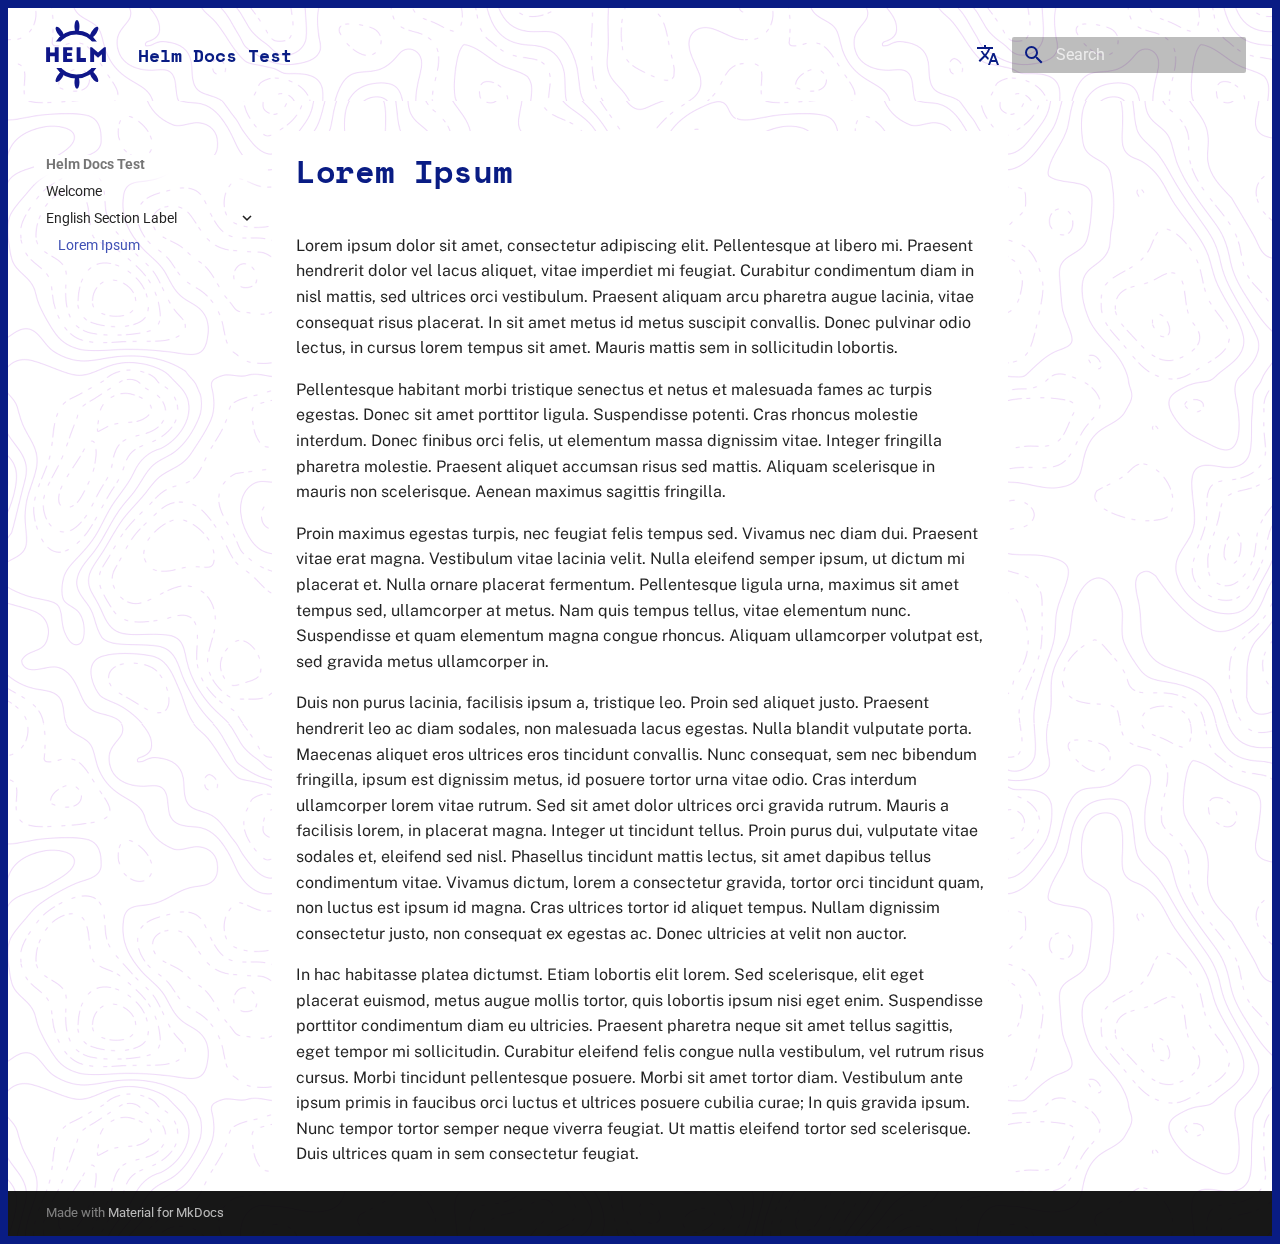
<file: 1.0/lorem-ipsum/index.html>
<!doctype html>
<html lang="en" class="no-js">
  <head>
    
      <meta charset="utf-8">
      <meta name="viewport" content="width=device-width,initial-scale=1">
      
      
      
        <link rel="canonical" href="https://helm-docs-test.com/1.0/lorem-ipsum/">
      
      
        <link rel="prev" href="..">
      
      
      
      <link rel="icon" href="../static/images/helm-logo.svg">
      <meta name="generator" content="mkdocs-1.6.1, mkdocs-material-9.6.14">
    
    
      
        <title>Lorem Ipsum - Helm Docs Test</title>
      
    
    
      <link rel="stylesheet" href="../assets/stylesheets/main.342714a4.min.css">
      
      


    
    
      
    
    
      
        
        
        <link rel="preconnect" href="https://fonts.gstatic.com" crossorigin>
        <link rel="stylesheet" href="https://fonts.googleapis.com/css?family=Roboto:300,300i,400,400i,700,700i%7CRoboto+Mono:400,400i,700,700i&display=fallback">
        <style>:root{--md-text-font:"Roboto";--md-code-font:"Roboto Mono"}</style>
      
    
    
      <link rel="stylesheet" href="../stylesheets/extra.css">
    
    <script>__md_scope=new URL("..",location),__md_hash=e=>[...e].reduce(((e,_)=>(e<<5)-e+_.charCodeAt(0)),0),__md_get=(e,_=localStorage,t=__md_scope)=>JSON.parse(_.getItem(t.pathname+"."+e)),__md_set=(e,_,t=localStorage,a=__md_scope)=>{try{t.setItem(a.pathname+"."+e,JSON.stringify(_))}catch(e){}}</script>
    
      

    
    
    
  </head>
  
  
    <body dir="ltr">
  
    
    <input class="md-toggle" data-md-toggle="drawer" type="checkbox" id="__drawer" autocomplete="off">
    <input class="md-toggle" data-md-toggle="search" type="checkbox" id="__search" autocomplete="off">
    <label class="md-overlay" for="__drawer"></label>
    <div data-md-component="skip">
      
        
        <a href="#lorem-ipsum" class="md-skip">
          Skip to content
        </a>
      
    </div>
    <div data-md-component="announce">
      
    </div>
    
    
      

  

<header class="md-header md-header--shadow" data-md-component="header">
  <nav class="md-header__inner md-grid" aria-label="Header">
    <a href=".." title="Helm Docs Test" class="md-header__button md-logo" aria-label="Helm Docs Test" data-md-component="logo">
      
  <img src="../static/images/helm.svg" alt="logo">

    </a>
    <label class="md-header__button md-icon" for="__drawer">
      
      <svg xmlns="http://www.w3.org/2000/svg" viewBox="0 0 24 24"><path d="M3 6h18v2H3zm0 5h18v2H3zm0 5h18v2H3z"/></svg>
    </label>
    <div class="md-header__title" data-md-component="header-title">
      <div class="md-header__ellipsis">
        <div class="md-header__topic">
          <span class="md-ellipsis">
            Helm Docs Test
          </span>
        </div>
        <div class="md-header__topic" data-md-component="header-topic">
          <span class="md-ellipsis">
            
              Lorem Ipsum
            
          </span>
        </div>
      </div>
    </div>
    
    
      <script>var palette=__md_get("__palette");if(palette&&palette.color){if("(prefers-color-scheme)"===palette.color.media){var media=matchMedia("(prefers-color-scheme: light)"),input=document.querySelector(media.matches?"[data-md-color-media='(prefers-color-scheme: light)']":"[data-md-color-media='(prefers-color-scheme: dark)']");palette.color.media=input.getAttribute("data-md-color-media"),palette.color.scheme=input.getAttribute("data-md-color-scheme"),palette.color.primary=input.getAttribute("data-md-color-primary"),palette.color.accent=input.getAttribute("data-md-color-accent")}for(var[key,value]of Object.entries(palette.color))document.body.setAttribute("data-md-color-"+key,value)}</script>
    
    
      <div class="md-header__option">
  <div class="md-select">
    
    <button class="md-header__button md-icon" aria-label="Select language">
      <svg xmlns="http://www.w3.org/2000/svg" viewBox="0 0 24 24"><path d="m12.87 15.07-2.54-2.51.03-.03A17.5 17.5 0 0 0 14.07 6H17V4h-7V2H8v2H1v2h11.17C11.5 7.92 10.44 9.75 9 11.35 8.07 10.32 7.3 9.19 6.69 8h-2c.73 1.63 1.73 3.17 2.98 4.56l-5.09 5.02L4 19l5-5 3.11 3.11zM18.5 10h-2L12 22h2l1.12-3h4.75L21 22h2zm-2.62 7 1.62-4.33L19.12 17z"/></svg>
    </button>
    <div class="md-select__inner">
      <ul class="md-select__list">
        
          <li class="md-select__item">
            <a href="./" hreflang="en" class="md-select__link">
              English
            </a>
          </li>
        
          <li class="md-select__item">
            <a href="../es/lorem-ipsum/" hreflang="es" class="md-select__link">
              Español
            </a>
          </li>
        
          <li class="md-select__item">
            <a href="../pt/lorem-ipsum/" hreflang="pt" class="md-select__link">
              Português
            </a>
          </li>
        
      </ul>
    </div>
  </div>
</div>
    
    
      
      
        <label class="md-header__button md-icon" for="__search">
          
          <svg xmlns="http://www.w3.org/2000/svg" viewBox="0 0 24 24"><path d="M9.5 3A6.5 6.5 0 0 1 16 9.5c0 1.61-.59 3.09-1.56 4.23l.27.27h.79l5 5-1.5 1.5-5-5v-.79l-.27-.27A6.52 6.52 0 0 1 9.5 16 6.5 6.5 0 0 1 3 9.5 6.5 6.5 0 0 1 9.5 3m0 2C7 5 5 7 5 9.5S7 14 9.5 14 14 12 14 9.5 12 5 9.5 5"/></svg>
        </label>
        <div class="md-search" data-md-component="search" role="dialog">
  <label class="md-search__overlay" for="__search"></label>
  <div class="md-search__inner" role="search">
    <form class="md-search__form" name="search">
      <input type="text" class="md-search__input" name="query" aria-label="Search" placeholder="Search" autocapitalize="off" autocorrect="off" autocomplete="off" spellcheck="false" data-md-component="search-query" required>
      <label class="md-search__icon md-icon" for="__search">
        
        <svg xmlns="http://www.w3.org/2000/svg" viewBox="0 0 24 24"><path d="M9.5 3A6.5 6.5 0 0 1 16 9.5c0 1.61-.59 3.09-1.56 4.23l.27.27h.79l5 5-1.5 1.5-5-5v-.79l-.27-.27A6.52 6.52 0 0 1 9.5 16 6.5 6.5 0 0 1 3 9.5 6.5 6.5 0 0 1 9.5 3m0 2C7 5 5 7 5 9.5S7 14 9.5 14 14 12 14 9.5 12 5 9.5 5"/></svg>
        
        <svg xmlns="http://www.w3.org/2000/svg" viewBox="0 0 24 24"><path d="M20 11v2H8l5.5 5.5-1.42 1.42L4.16 12l7.92-7.92L13.5 5.5 8 11z"/></svg>
      </label>
      <nav class="md-search__options" aria-label="Search">
        
        <button type="reset" class="md-search__icon md-icon" title="Clear" aria-label="Clear" tabindex="-1">
          
          <svg xmlns="http://www.w3.org/2000/svg" viewBox="0 0 24 24"><path d="M19 6.41 17.59 5 12 10.59 6.41 5 5 6.41 10.59 12 5 17.59 6.41 19 12 13.41 17.59 19 19 17.59 13.41 12z"/></svg>
        </button>
      </nav>
      
    </form>
    <div class="md-search__output">
      <div class="md-search__scrollwrap" tabindex="0" data-md-scrollfix>
        <div class="md-search-result" data-md-component="search-result">
          <div class="md-search-result__meta">
            Initializing search
          </div>
          <ol class="md-search-result__list" role="presentation"></ol>
        </div>
      </div>
    </div>
  </div>
</div>
      
    
    
  </nav>
  
</header>
    
    <div class="md-container" data-md-component="container">
      
      
        
          
        
      
      <main class="md-main" data-md-component="main">
        <div class="md-main__inner md-grid">
          
            
              
              <div class="md-sidebar md-sidebar--primary" data-md-component="sidebar" data-md-type="navigation" >
                <div class="md-sidebar__scrollwrap">
                  <div class="md-sidebar__inner">
                    



<nav class="md-nav md-nav--primary" aria-label="Navigation" data-md-level="0">
  <label class="md-nav__title" for="__drawer">
    <a href=".." title="Helm Docs Test" class="md-nav__button md-logo" aria-label="Helm Docs Test" data-md-component="logo">
      
  <img src="../static/images/helm.svg" alt="logo">

    </a>
    Helm Docs Test
  </label>
  
  <ul class="md-nav__list" data-md-scrollfix>
    
      
      
  
  
  
  
    <li class="md-nav__item">
      <a href=".." class="md-nav__link">
        
  
  
  <span class="md-ellipsis">
    Welcome
    
  </span>
  

      </a>
    </li>
  

    
      
      
  
  
    
  
  
  
    
    
    
    
    
    <li class="md-nav__item md-nav__item--active md-nav__item--nested">
      
        
        
        <input class="md-nav__toggle md-toggle " type="checkbox" id="__nav_2" checked>
        
          
          <label class="md-nav__link" for="__nav_2" id="__nav_2_label" tabindex="0">
            
  
  
  <span class="md-ellipsis">
    English Section Label
    
  </span>
  

            <span class="md-nav__icon md-icon"></span>
          </label>
        
        <nav class="md-nav" data-md-level="1" aria-labelledby="__nav_2_label" aria-expanded="true">
          <label class="md-nav__title" for="__nav_2">
            <span class="md-nav__icon md-icon"></span>
            English Section Label
          </label>
          <ul class="md-nav__list" data-md-scrollfix>
            
              
                
  
  
    
  
  
  
    <li class="md-nav__item md-nav__item--active">
      
      <input class="md-nav__toggle md-toggle" type="checkbox" id="__toc">
      
      
        
      
      
      <a href="./" class="md-nav__link md-nav__link--active">
        
  
  
  <span class="md-ellipsis">
    Lorem Ipsum
    
  </span>
  

      </a>
      
    </li>
  

              
            
          </ul>
        </nav>
      
    </li>
  

    
  </ul>
</nav>
                  </div>
                </div>
              </div>
            
            
              
              <div class="md-sidebar md-sidebar--secondary" data-md-component="sidebar" data-md-type="toc" >
                <div class="md-sidebar__scrollwrap">
                  <div class="md-sidebar__inner">
                    

<nav class="md-nav md-nav--secondary" aria-label="Table of contents">
  
  
  
    
  
  
</nav>
                  </div>
                </div>
              </div>
            
          
          
            <div class="md-content" data-md-component="content">
              <article class="md-content__inner md-typeset">
                
                  



<h1 id="lorem-ipsum">Lorem Ipsum</h1>
<p>Lorem ipsum dolor sit amet, consectetur adipiscing elit. Pellentesque at libero mi. Praesent hendrerit dolor vel lacus aliquet, vitae imperdiet mi feugiat. Curabitur condimentum diam in nisl mattis, sed ultrices orci vestibulum. Praesent aliquam arcu pharetra augue lacinia, vitae consequat risus placerat. In sit amet metus id metus suscipit convallis. Donec pulvinar odio lectus, in cursus lorem tempus sit amet. Mauris mattis sem in sollicitudin lobortis.</p>
<p>Pellentesque habitant morbi tristique senectus et netus et malesuada fames ac turpis egestas. Donec sit amet porttitor ligula. Suspendisse potenti. Cras rhoncus molestie interdum. Donec finibus orci felis, ut elementum massa dignissim vitae. Integer fringilla pharetra molestie. Praesent aliquet accumsan risus sed mattis. Aliquam scelerisque in mauris non scelerisque. Aenean maximus sagittis fringilla.</p>
<p>Proin maximus egestas turpis, nec feugiat felis tempus sed. Vivamus nec diam dui. Praesent vitae erat magna. Vestibulum vitae lacinia velit. Nulla eleifend semper ipsum, ut dictum mi placerat et. Nulla ornare placerat fermentum. Pellentesque ligula urna, maximus sit amet tempus sed, ullamcorper at metus. Nam quis tempus tellus, vitae elementum nunc. Suspendisse et quam elementum magna congue rhoncus. Aliquam ullamcorper volutpat est, sed gravida metus ullamcorper in.</p>
<p>Duis non purus lacinia, facilisis ipsum a, tristique leo. Proin sed aliquet justo. Praesent hendrerit leo ac diam sodales, non malesuada lacus egestas. Nulla blandit vulputate porta. Maecenas aliquet eros ultrices eros tincidunt convallis. Nunc consequat, sem nec bibendum fringilla, ipsum est dignissim metus, id posuere tortor urna vitae odio. Cras interdum ullamcorper lorem vitae rutrum. Sed sit amet dolor ultrices orci gravida rutrum. Mauris a facilisis lorem, in placerat magna. Integer ut tincidunt tellus. Proin purus dui, vulputate vitae sodales et, eleifend sed nisl. Phasellus tincidunt mattis lectus, sit amet dapibus tellus condimentum vitae. Vivamus dictum, lorem a consectetur gravida, tortor orci tincidunt quam, non luctus est ipsum id magna. Cras ultrices tortor id aliquet tempus. Nullam dignissim consectetur justo, non consequat ex egestas ac. Donec ultricies at velit non auctor.</p>
<p>In hac habitasse platea dictumst. Etiam lobortis elit lorem. Sed scelerisque, elit eget placerat euismod, metus augue mollis tortor, quis lobortis ipsum nisi eget enim. Suspendisse porttitor condimentum diam eu ultricies. Praesent pharetra neque sit amet tellus sagittis, eget tempor mi sollicitudin. Curabitur eleifend felis congue nulla vestibulum, vel rutrum risus cursus. Morbi tincidunt pellentesque posuere. Morbi sit amet tortor diam. Vestibulum ante ipsum primis in faucibus orci luctus et ultrices posuere cubilia curae; In quis gravida ipsum. Nunc tempor tortor semper neque viverra feugiat. Ut mattis eleifend tortor sed scelerisque. Duis ultrices quam in sem consectetur feugiat.</p>












                
              </article>
            </div>
          
          
<script>var target=document.getElementById(location.hash.slice(1));target&&target.name&&(target.checked=target.name.startsWith("__tabbed_"))</script>
        </div>
        
      </main>
      
        <footer class="md-footer">
  
  <div class="md-footer-meta md-typeset">
    <div class="md-footer-meta__inner md-grid">
      <div class="md-copyright">
  
  
    Made with
    <a href="https://squidfunk.github.io/mkdocs-material/" target="_blank" rel="noopener">
      Material for MkDocs
    </a>
  
</div>
      
    </div>
  </div>
</footer>
      
    </div>
    <div class="md-dialog" data-md-component="dialog">
      <div class="md-dialog__inner md-typeset"></div>
    </div>
    
    
    
      
      <script id="__config" type="application/json">{"base": "..", "features": [], "search": "../assets/javascripts/workers/search.d50fe291.min.js", "tags": null, "translations": {"clipboard.copied": "Copied to clipboard", "clipboard.copy": "Copy to clipboard", "search.result.more.one": "1 more on this page", "search.result.more.other": "# more on this page", "search.result.none": "No matching documents", "search.result.one": "1 matching document", "search.result.other": "# matching documents", "search.result.placeholder": "Type to start searching", "search.result.term.missing": "Missing", "select.version": "Select version"}, "version": null}</script>
    
    
      <script src="../assets/javascripts/bundle.13a4f30d.min.js"></script>
      
    
  </body>
</html>
</file>
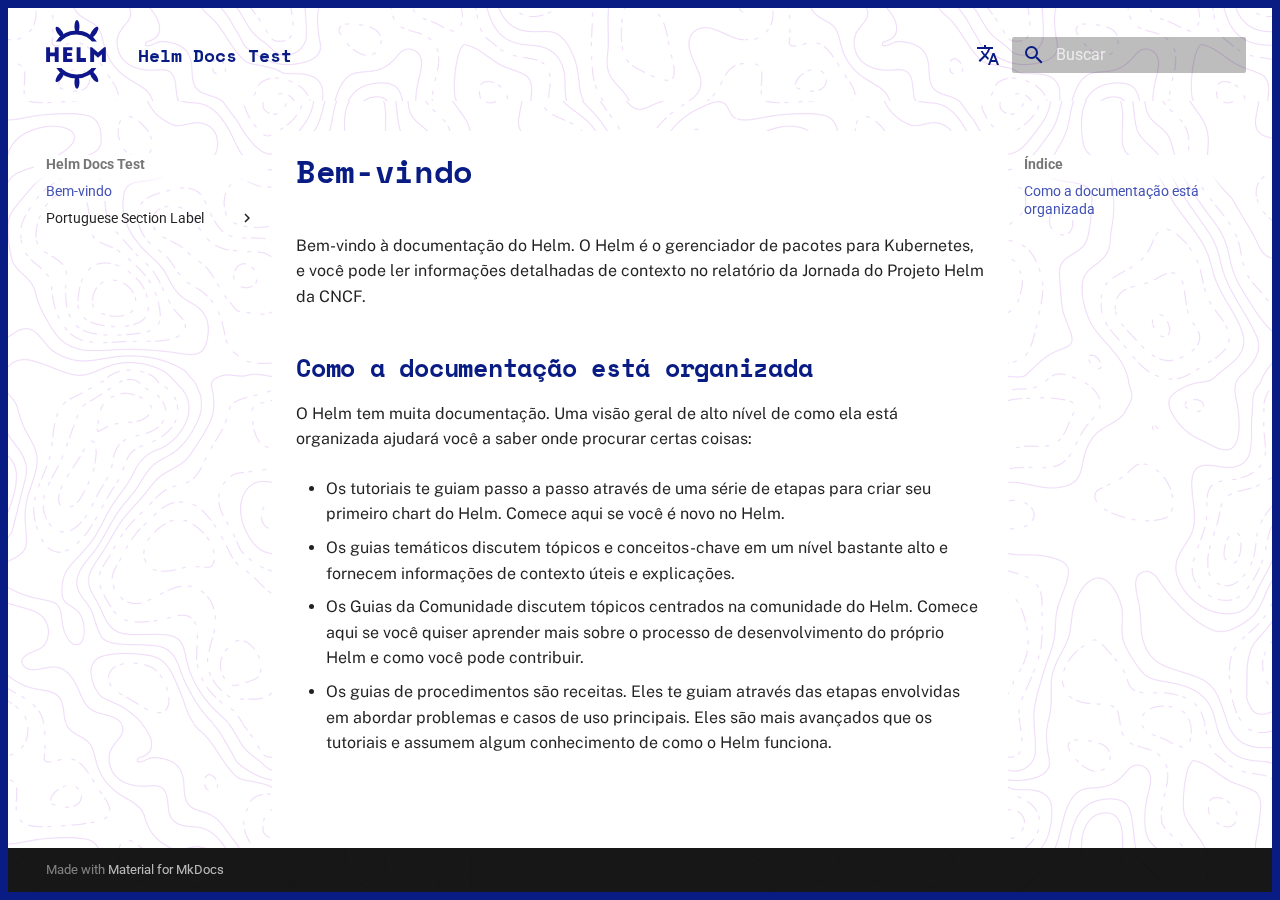
<file: 1.0/pt/index.html>
<!doctype html>
<html lang="pt" class="no-js">
  <head>
    
      <meta charset="utf-8">
      <meta name="viewport" content="width=device-width,initial-scale=1">
      
      
      
        <link rel="canonical" href="https://helm-docs-test.com/1.0/pt/">
      
      
      
        <link rel="next" href="lorem-ipsum/">
      
      
      <link rel="icon" href="../static/images/helm-logo.svg">
      <meta name="generator" content="mkdocs-1.6.1, mkdocs-material-9.6.14">
    
    
      
        <title>Bem-vindo - Helm Docs Test</title>
      
    
    
      <link rel="stylesheet" href="../assets/stylesheets/main.342714a4.min.css">
      
      


    
    
      
    
    
      
        
        
        <link rel="preconnect" href="https://fonts.gstatic.com" crossorigin>
        <link rel="stylesheet" href="https://fonts.googleapis.com/css?family=Roboto:300,300i,400,400i,700,700i%7CRoboto+Mono:400,400i,700,700i&display=fallback">
        <style>:root{--md-text-font:"Roboto";--md-code-font:"Roboto Mono"}</style>
      
    
    
      <link rel="stylesheet" href="../stylesheets/extra.css">
    
    <script>__md_scope=new URL("..",location),__md_hash=e=>[...e].reduce(((e,_)=>(e<<5)-e+_.charCodeAt(0)),0),__md_get=(e,_=localStorage,t=__md_scope)=>JSON.parse(_.getItem(t.pathname+"."+e)),__md_set=(e,_,t=localStorage,a=__md_scope)=>{try{t.setItem(a.pathname+"."+e,JSON.stringify(_))}catch(e){}}</script>
    
      

    
    
    
  </head>
  
  
    <body dir="ltr">
  
    
    <input class="md-toggle" data-md-toggle="drawer" type="checkbox" id="__drawer" autocomplete="off">
    <input class="md-toggle" data-md-toggle="search" type="checkbox" id="__search" autocomplete="off">
    <label class="md-overlay" for="__drawer"></label>
    <div data-md-component="skip">
      
        
        <a href="#bem-vindo" class="md-skip">
          Ir para o conteúdo
        </a>
      
    </div>
    <div data-md-component="announce">
      
    </div>
    
    
      

  

<header class="md-header md-header--shadow" data-md-component="header">
  <nav class="md-header__inner md-grid" aria-label="Cabeçalho">
    <a href="./" title="Helm Docs Test" class="md-header__button md-logo" aria-label="Helm Docs Test" data-md-component="logo">
      
  <img src="../static/images/helm.svg" alt="logo">

    </a>
    <label class="md-header__button md-icon" for="__drawer">
      
      <svg xmlns="http://www.w3.org/2000/svg" viewBox="0 0 24 24"><path d="M3 6h18v2H3zm0 5h18v2H3zm0 5h18v2H3z"/></svg>
    </label>
    <div class="md-header__title" data-md-component="header-title">
      <div class="md-header__ellipsis">
        <div class="md-header__topic">
          <span class="md-ellipsis">
            Helm Docs Test
          </span>
        </div>
        <div class="md-header__topic" data-md-component="header-topic">
          <span class="md-ellipsis">
            
              Bem-vindo
            
          </span>
        </div>
      </div>
    </div>
    
    
      <script>var palette=__md_get("__palette");if(palette&&palette.color){if("(prefers-color-scheme)"===palette.color.media){var media=matchMedia("(prefers-color-scheme: light)"),input=document.querySelector(media.matches?"[data-md-color-media='(prefers-color-scheme: light)']":"[data-md-color-media='(prefers-color-scheme: dark)']");palette.color.media=input.getAttribute("data-md-color-media"),palette.color.scheme=input.getAttribute("data-md-color-scheme"),palette.color.primary=input.getAttribute("data-md-color-primary"),palette.color.accent=input.getAttribute("data-md-color-accent")}for(var[key,value]of Object.entries(palette.color))document.body.setAttribute("data-md-color-"+key,value)}</script>
    
    
      <div class="md-header__option">
  <div class="md-select">
    
    <button class="md-header__button md-icon" aria-label="Selecione o idioma">
      <svg xmlns="http://www.w3.org/2000/svg" viewBox="0 0 24 24"><path d="m12.87 15.07-2.54-2.51.03-.03A17.5 17.5 0 0 0 14.07 6H17V4h-7V2H8v2H1v2h11.17C11.5 7.92 10.44 9.75 9 11.35 8.07 10.32 7.3 9.19 6.69 8h-2c.73 1.63 1.73 3.17 2.98 4.56l-5.09 5.02L4 19l5-5 3.11 3.11zM18.5 10h-2L12 22h2l1.12-3h4.75L21 22h2zm-2.62 7 1.62-4.33L19.12 17z"/></svg>
    </button>
    <div class="md-select__inner">
      <ul class="md-select__list">
        
          <li class="md-select__item">
            <a href="/" hreflang="en" class="md-select__link">
              English
            </a>
          </li>
        
          <li class="md-select__item">
            <a href="/es/" hreflang="es" class="md-select__link">
              Español
            </a>
          </li>
        
          <li class="md-select__item">
            <a href="/pt/" hreflang="pt" class="md-select__link">
              Português
            </a>
          </li>
        
      </ul>
    </div>
  </div>
</div>
    
    
      
      
        <label class="md-header__button md-icon" for="__search">
          
          <svg xmlns="http://www.w3.org/2000/svg" viewBox="0 0 24 24"><path d="M9.5 3A6.5 6.5 0 0 1 16 9.5c0 1.61-.59 3.09-1.56 4.23l.27.27h.79l5 5-1.5 1.5-5-5v-.79l-.27-.27A6.52 6.52 0 0 1 9.5 16 6.5 6.5 0 0 1 3 9.5 6.5 6.5 0 0 1 9.5 3m0 2C7 5 5 7 5 9.5S7 14 9.5 14 14 12 14 9.5 12 5 9.5 5"/></svg>
        </label>
        <div class="md-search" data-md-component="search" role="dialog">
  <label class="md-search__overlay" for="__search"></label>
  <div class="md-search__inner" role="search">
    <form class="md-search__form" name="search">
      <input type="text" class="md-search__input" name="query" aria-label="Buscar" placeholder="Buscar" autocapitalize="off" autocorrect="off" autocomplete="off" spellcheck="false" data-md-component="search-query" required>
      <label class="md-search__icon md-icon" for="__search">
        
        <svg xmlns="http://www.w3.org/2000/svg" viewBox="0 0 24 24"><path d="M9.5 3A6.5 6.5 0 0 1 16 9.5c0 1.61-.59 3.09-1.56 4.23l.27.27h.79l5 5-1.5 1.5-5-5v-.79l-.27-.27A6.52 6.52 0 0 1 9.5 16 6.5 6.5 0 0 1 3 9.5 6.5 6.5 0 0 1 9.5 3m0 2C7 5 5 7 5 9.5S7 14 9.5 14 14 12 14 9.5 12 5 9.5 5"/></svg>
        
        <svg xmlns="http://www.w3.org/2000/svg" viewBox="0 0 24 24"><path d="M20 11v2H8l5.5 5.5-1.42 1.42L4.16 12l7.92-7.92L13.5 5.5 8 11z"/></svg>
      </label>
      <nav class="md-search__options" aria-label="Pesquisar">
        
        <button type="reset" class="md-search__icon md-icon" title="Limpar" aria-label="Limpar" tabindex="-1">
          
          <svg xmlns="http://www.w3.org/2000/svg" viewBox="0 0 24 24"><path d="M19 6.41 17.59 5 12 10.59 6.41 5 5 6.41 10.59 12 5 17.59 6.41 19 12 13.41 17.59 19 19 17.59 13.41 12z"/></svg>
        </button>
      </nav>
      
    </form>
    <div class="md-search__output">
      <div class="md-search__scrollwrap" tabindex="0" data-md-scrollfix>
        <div class="md-search-result" data-md-component="search-result">
          <div class="md-search-result__meta">
            Inicializando a pesquisa
          </div>
          <ol class="md-search-result__list" role="presentation"></ol>
        </div>
      </div>
    </div>
  </div>
</div>
      
    
    
  </nav>
  
</header>
    
    <div class="md-container" data-md-component="container">
      
      
        
          
        
      
      <main class="md-main" data-md-component="main">
        <div class="md-main__inner md-grid">
          
            
              
              <div class="md-sidebar md-sidebar--primary" data-md-component="sidebar" data-md-type="navigation" >
                <div class="md-sidebar__scrollwrap">
                  <div class="md-sidebar__inner">
                    



<nav class="md-nav md-nav--primary" aria-label="Navegação" data-md-level="0">
  <label class="md-nav__title" for="__drawer">
    <a href="./" title="Helm Docs Test" class="md-nav__button md-logo" aria-label="Helm Docs Test" data-md-component="logo">
      
  <img src="../static/images/helm.svg" alt="logo">

    </a>
    Helm Docs Test
  </label>
  
  <ul class="md-nav__list" data-md-scrollfix>
    
      
      
  
  
    
  
  
  
    <li class="md-nav__item md-nav__item--active">
      
      <input class="md-nav__toggle md-toggle" type="checkbox" id="__toc">
      
      
        
      
      
        <label class="md-nav__link md-nav__link--active" for="__toc">
          
  
  
  <span class="md-ellipsis">
    Bem-vindo
    
  </span>
  

          <span class="md-nav__icon md-icon"></span>
        </label>
      
      <a href="./" class="md-nav__link md-nav__link--active">
        
  
  
  <span class="md-ellipsis">
    Bem-vindo
    
  </span>
  

      </a>
      
        

<nav class="md-nav md-nav--secondary" aria-label="Índice">
  
  
  
    
  
  
    <label class="md-nav__title" for="__toc">
      <span class="md-nav__icon md-icon"></span>
      Índice
    </label>
    <ul class="md-nav__list" data-md-component="toc" data-md-scrollfix>
      
        <li class="md-nav__item">
  <a href="#como-a-documentacao-esta-organizada" class="md-nav__link">
    <span class="md-ellipsis">
      Como a documentação está organizada
    </span>
  </a>
  
</li>
      
    </ul>
  
</nav>
      
    </li>
  

    
      
      
  
  
  
  
    
    
    
    
    
    <li class="md-nav__item md-nav__item--nested">
      
        
        
        <input class="md-nav__toggle md-toggle " type="checkbox" id="__nav_2" >
        
          
          <label class="md-nav__link" for="__nav_2" id="__nav_2_label" tabindex="0">
            
  
  
  <span class="md-ellipsis">
    Portuguese Section Label
    
  </span>
  

            <span class="md-nav__icon md-icon"></span>
          </label>
        
        <nav class="md-nav" data-md-level="1" aria-labelledby="__nav_2_label" aria-expanded="false">
          <label class="md-nav__title" for="__nav_2">
            <span class="md-nav__icon md-icon"></span>
            Portuguese Section Label
          </label>
          <ul class="md-nav__list" data-md-scrollfix>
            
              
                
  
  
  
  
    <li class="md-nav__item">
      <a href="lorem-ipsum/" class="md-nav__link">
        
  
  
  <span class="md-ellipsis">
    Lorem Ipsum em Português
    
  </span>
  

      </a>
    </li>
  

              
            
          </ul>
        </nav>
      
    </li>
  

    
  </ul>
</nav>
                  </div>
                </div>
              </div>
            
            
              
              <div class="md-sidebar md-sidebar--secondary" data-md-component="sidebar" data-md-type="toc" >
                <div class="md-sidebar__scrollwrap">
                  <div class="md-sidebar__inner">
                    

<nav class="md-nav md-nav--secondary" aria-label="Índice">
  
  
  
    
  
  
    <label class="md-nav__title" for="__toc">
      <span class="md-nav__icon md-icon"></span>
      Índice
    </label>
    <ul class="md-nav__list" data-md-component="toc" data-md-scrollfix>
      
        <li class="md-nav__item">
  <a href="#como-a-documentacao-esta-organizada" class="md-nav__link">
    <span class="md-ellipsis">
      Como a documentação está organizada
    </span>
  </a>
  
</li>
      
    </ul>
  
</nav>
                  </div>
                </div>
              </div>
            
          
          
            <div class="md-content" data-md-component="content">
              <article class="md-content__inner md-typeset">
                
                  



<h1 id="bem-vindo">Bem-vindo</h1>
<p>Bem-vindo à documentação do Helm. O Helm é o gerenciador de pacotes para Kubernetes, e você pode ler informações detalhadas de contexto no relatório da Jornada do Projeto Helm da CNCF.</p>
<h2 id="como-a-documentacao-esta-organizada">Como a documentação está organizada</h2>
<p>O Helm tem muita documentação. Uma visão geral de alto nível de como ela está organizada ajudará você a saber onde procurar certas coisas:</p>
<ul>
<li>
<p>Os tutoriais te guiam passo a passo através de uma série de etapas para criar seu primeiro chart do Helm. Comece aqui se você é novo no Helm.</p>
</li>
<li>
<p>Os guias temáticos discutem tópicos e conceitos-chave em um nível bastante alto e fornecem informações de contexto úteis e explicações.</p>
</li>
<li>
<p>Os Guias da Comunidade discutem tópicos centrados na comunidade do Helm. Comece aqui se você quiser aprender mais sobre o processo de desenvolvimento do próprio Helm e como você pode contribuir.</p>
</li>
<li>
<p>Os guias de procedimentos são receitas. Eles te guiam através das etapas envolvidas em abordar problemas e casos de uso principais. Eles são mais avançados que os tutoriais e assumem algum conhecimento de como o Helm funciona. </p>
</li>
</ul>












                
              </article>
            </div>
          
          
<script>var target=document.getElementById(location.hash.slice(1));target&&target.name&&(target.checked=target.name.startsWith("__tabbed_"))</script>
        </div>
        
      </main>
      
        <footer class="md-footer">
  
  <div class="md-footer-meta md-typeset">
    <div class="md-footer-meta__inner md-grid">
      <div class="md-copyright">
  
  
    Made with
    <a href="https://squidfunk.github.io/mkdocs-material/" target="_blank" rel="noopener">
      Material for MkDocs
    </a>
  
</div>
      
    </div>
  </div>
</footer>
      
    </div>
    <div class="md-dialog" data-md-component="dialog">
      <div class="md-dialog__inner md-typeset"></div>
    </div>
    
    
    
      
      <script id="__config" type="application/json">{"base": "..", "features": [], "search": "../assets/javascripts/workers/search.d50fe291.min.js", "tags": null, "translations": {"clipboard.copied": "Copiado para \u00e1rea de transfer\u00eancia", "clipboard.copy": "Copiar para \u00e1rea de transfer\u00eancia", "search.result.more.one": "Mais 1 nesta p\u00e1gina", "search.result.more.other": "Mais # nesta p\u00e1gina", "search.result.none": "Nenhum resultado encontrado", "search.result.one": "1 resultado encontrado", "search.result.other": "# resultados encontrados", "search.result.placeholder": "Digite para iniciar a busca", "search.result.term.missing": "Ausente", "select.version": "Selecione a vers\u00e3o"}, "version": null}</script>
    
    
      <script src="../assets/javascripts/bundle.13a4f30d.min.js"></script>
      
    
  </body>
</html>
</file>
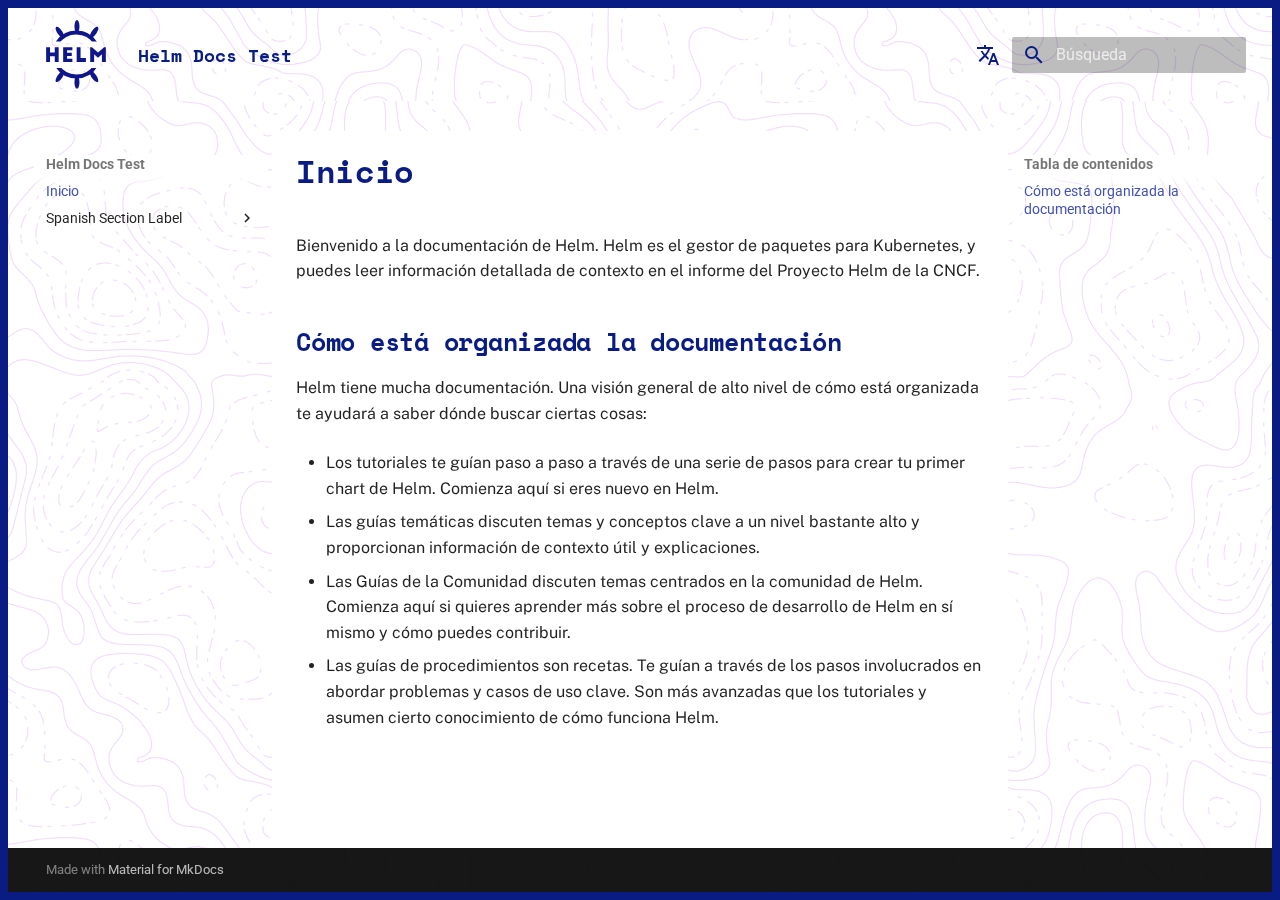
<file: 2.0/es/index.html>
<!doctype html>
<html lang="es" class="no-js">
  <head>
    
      <meta charset="utf-8">
      <meta name="viewport" content="width=device-width,initial-scale=1">
      
      
      
        <link rel="canonical" href="https://helm-docs-test.com/2.0/es/">
      
      
      
        <link rel="next" href="lorem-ipsum/">
      
      
      <link rel="icon" href="../static/images/helm-logo.svg">
      <meta name="generator" content="mkdocs-1.6.1, mkdocs-material-9.6.14">
    
    
      
        <title>Inicio - Helm Docs Test</title>
      
    
    
      <link rel="stylesheet" href="../assets/stylesheets/main.342714a4.min.css">
      
      


    
    
      
    
    
      
        
        
        <link rel="preconnect" href="https://fonts.gstatic.com" crossorigin>
        <link rel="stylesheet" href="https://fonts.googleapis.com/css?family=Roboto:300,300i,400,400i,700,700i%7CRoboto+Mono:400,400i,700,700i&display=fallback">
        <style>:root{--md-text-font:"Roboto";--md-code-font:"Roboto Mono"}</style>
      
    
    
      <link rel="stylesheet" href="../stylesheets/extra.css">
    
    <script>__md_scope=new URL("..",location),__md_hash=e=>[...e].reduce(((e,_)=>(e<<5)-e+_.charCodeAt(0)),0),__md_get=(e,_=localStorage,t=__md_scope)=>JSON.parse(_.getItem(t.pathname+"."+e)),__md_set=(e,_,t=localStorage,a=__md_scope)=>{try{t.setItem(a.pathname+"."+e,JSON.stringify(_))}catch(e){}}</script>
    
      

    
    
    
  </head>
  
  
    <body dir="ltr">
  
    
    <input class="md-toggle" data-md-toggle="drawer" type="checkbox" id="__drawer" autocomplete="off">
    <input class="md-toggle" data-md-toggle="search" type="checkbox" id="__search" autocomplete="off">
    <label class="md-overlay" for="__drawer"></label>
    <div data-md-component="skip">
      
        
        <a href="#inicio" class="md-skip">
          Saltar a contenido
        </a>
      
    </div>
    <div data-md-component="announce">
      
    </div>
    
    
      

  

<header class="md-header md-header--shadow" data-md-component="header">
  <nav class="md-header__inner md-grid" aria-label="Cabecera">
    <a href="./" title="Helm Docs Test" class="md-header__button md-logo" aria-label="Helm Docs Test" data-md-component="logo">
      
  <img src="../static/images/helm.svg" alt="logo">

    </a>
    <label class="md-header__button md-icon" for="__drawer">
      
      <svg xmlns="http://www.w3.org/2000/svg" viewBox="0 0 24 24"><path d="M3 6h18v2H3zm0 5h18v2H3zm0 5h18v2H3z"/></svg>
    </label>
    <div class="md-header__title" data-md-component="header-title">
      <div class="md-header__ellipsis">
        <div class="md-header__topic">
          <span class="md-ellipsis">
            Helm Docs Test
          </span>
        </div>
        <div class="md-header__topic" data-md-component="header-topic">
          <span class="md-ellipsis">
            
              Inicio
            
          </span>
        </div>
      </div>
    </div>
    
    
      <script>var palette=__md_get("__palette");if(palette&&palette.color){if("(prefers-color-scheme)"===palette.color.media){var media=matchMedia("(prefers-color-scheme: light)"),input=document.querySelector(media.matches?"[data-md-color-media='(prefers-color-scheme: light)']":"[data-md-color-media='(prefers-color-scheme: dark)']");palette.color.media=input.getAttribute("data-md-color-media"),palette.color.scheme=input.getAttribute("data-md-color-scheme"),palette.color.primary=input.getAttribute("data-md-color-primary"),palette.color.accent=input.getAttribute("data-md-color-accent")}for(var[key,value]of Object.entries(palette.color))document.body.setAttribute("data-md-color-"+key,value)}</script>
    
    
      <div class="md-header__option">
  <div class="md-select">
    
    <button class="md-header__button md-icon" aria-label="Seleccionar idioma">
      <svg xmlns="http://www.w3.org/2000/svg" viewBox="0 0 24 24"><path d="m12.87 15.07-2.54-2.51.03-.03A17.5 17.5 0 0 0 14.07 6H17V4h-7V2H8v2H1v2h11.17C11.5 7.92 10.44 9.75 9 11.35 8.07 10.32 7.3 9.19 6.69 8h-2c.73 1.63 1.73 3.17 2.98 4.56l-5.09 5.02L4 19l5-5 3.11 3.11zM18.5 10h-2L12 22h2l1.12-3h4.75L21 22h2zm-2.62 7 1.62-4.33L19.12 17z"/></svg>
    </button>
    <div class="md-select__inner">
      <ul class="md-select__list">
        
          <li class="md-select__item">
            <a href="/" hreflang="en" class="md-select__link">
              English
            </a>
          </li>
        
          <li class="md-select__item">
            <a href="/es/" hreflang="es" class="md-select__link">
              Español
            </a>
          </li>
        
          <li class="md-select__item">
            <a href="/pt/" hreflang="pt" class="md-select__link">
              Português
            </a>
          </li>
        
      </ul>
    </div>
  </div>
</div>
    
    
      
      
        <label class="md-header__button md-icon" for="__search">
          
          <svg xmlns="http://www.w3.org/2000/svg" viewBox="0 0 24 24"><path d="M9.5 3A6.5 6.5 0 0 1 16 9.5c0 1.61-.59 3.09-1.56 4.23l.27.27h.79l5 5-1.5 1.5-5-5v-.79l-.27-.27A6.52 6.52 0 0 1 9.5 16 6.5 6.5 0 0 1 3 9.5 6.5 6.5 0 0 1 9.5 3m0 2C7 5 5 7 5 9.5S7 14 9.5 14 14 12 14 9.5 12 5 9.5 5"/></svg>
        </label>
        <div class="md-search" data-md-component="search" role="dialog">
  <label class="md-search__overlay" for="__search"></label>
  <div class="md-search__inner" role="search">
    <form class="md-search__form" name="search">
      <input type="text" class="md-search__input" name="query" aria-label="Búsqueda" placeholder="Búsqueda" autocapitalize="off" autocorrect="off" autocomplete="off" spellcheck="false" data-md-component="search-query" required>
      <label class="md-search__icon md-icon" for="__search">
        
        <svg xmlns="http://www.w3.org/2000/svg" viewBox="0 0 24 24"><path d="M9.5 3A6.5 6.5 0 0 1 16 9.5c0 1.61-.59 3.09-1.56 4.23l.27.27h.79l5 5-1.5 1.5-5-5v-.79l-.27-.27A6.52 6.52 0 0 1 9.5 16 6.5 6.5 0 0 1 3 9.5 6.5 6.5 0 0 1 9.5 3m0 2C7 5 5 7 5 9.5S7 14 9.5 14 14 12 14 9.5 12 5 9.5 5"/></svg>
        
        <svg xmlns="http://www.w3.org/2000/svg" viewBox="0 0 24 24"><path d="M20 11v2H8l5.5 5.5-1.42 1.42L4.16 12l7.92-7.92L13.5 5.5 8 11z"/></svg>
      </label>
      <nav class="md-search__options" aria-label="Buscar">
        
        <button type="reset" class="md-search__icon md-icon" title="Limpiar" aria-label="Limpiar" tabindex="-1">
          
          <svg xmlns="http://www.w3.org/2000/svg" viewBox="0 0 24 24"><path d="M19 6.41 17.59 5 12 10.59 6.41 5 5 6.41 10.59 12 5 17.59 6.41 19 12 13.41 17.59 19 19 17.59 13.41 12z"/></svg>
        </button>
      </nav>
      
    </form>
    <div class="md-search__output">
      <div class="md-search__scrollwrap" tabindex="0" data-md-scrollfix>
        <div class="md-search-result" data-md-component="search-result">
          <div class="md-search-result__meta">
            Inicializando búsqueda
          </div>
          <ol class="md-search-result__list" role="presentation"></ol>
        </div>
      </div>
    </div>
  </div>
</div>
      
    
    
  </nav>
  
</header>
    
    <div class="md-container" data-md-component="container">
      
      
        
          
        
      
      <main class="md-main" data-md-component="main">
        <div class="md-main__inner md-grid">
          
            
              
              <div class="md-sidebar md-sidebar--primary" data-md-component="sidebar" data-md-type="navigation" >
                <div class="md-sidebar__scrollwrap">
                  <div class="md-sidebar__inner">
                    



<nav class="md-nav md-nav--primary" aria-label="Navegación" data-md-level="0">
  <label class="md-nav__title" for="__drawer">
    <a href="./" title="Helm Docs Test" class="md-nav__button md-logo" aria-label="Helm Docs Test" data-md-component="logo">
      
  <img src="../static/images/helm.svg" alt="logo">

    </a>
    Helm Docs Test
  </label>
  
  <ul class="md-nav__list" data-md-scrollfix>
    
      
      
  
  
    
  
  
  
    <li class="md-nav__item md-nav__item--active">
      
      <input class="md-nav__toggle md-toggle" type="checkbox" id="__toc">
      
      
        
      
      
        <label class="md-nav__link md-nav__link--active" for="__toc">
          
  
  
  <span class="md-ellipsis">
    Inicio
    
  </span>
  

          <span class="md-nav__icon md-icon"></span>
        </label>
      
      <a href="./" class="md-nav__link md-nav__link--active">
        
  
  
  <span class="md-ellipsis">
    Inicio
    
  </span>
  

      </a>
      
        

<nav class="md-nav md-nav--secondary" aria-label="Tabla de contenidos">
  
  
  
    
  
  
    <label class="md-nav__title" for="__toc">
      <span class="md-nav__icon md-icon"></span>
      Tabla de contenidos
    </label>
    <ul class="md-nav__list" data-md-component="toc" data-md-scrollfix>
      
        <li class="md-nav__item">
  <a href="#como-esta-organizada-la-documentacion" class="md-nav__link">
    <span class="md-ellipsis">
      Cómo está organizada la documentación
    </span>
  </a>
  
</li>
      
    </ul>
  
</nav>
      
    </li>
  

    
      
      
  
  
  
  
    
    
    
    
    
    <li class="md-nav__item md-nav__item--nested">
      
        
        
        <input class="md-nav__toggle md-toggle " type="checkbox" id="__nav_2" >
        
          
          <label class="md-nav__link" for="__nav_2" id="__nav_2_label" tabindex="0">
            
  
  
  <span class="md-ellipsis">
    Spanish Section Label
    
  </span>
  

            <span class="md-nav__icon md-icon"></span>
          </label>
        
        <nav class="md-nav" data-md-level="1" aria-labelledby="__nav_2_label" aria-expanded="false">
          <label class="md-nav__title" for="__nav_2">
            <span class="md-nav__icon md-icon"></span>
            Spanish Section Label
          </label>
          <ul class="md-nav__list" data-md-scrollfix>
            
              
                
  
  
  
  
    <li class="md-nav__item">
      <a href="lorem-ipsum/" class="md-nav__link">
        
  
  
  <span class="md-ellipsis">
    Lorem Ipsum - Spanish translation
    
  </span>
  

      </a>
    </li>
  

              
            
          </ul>
        </nav>
      
    </li>
  

    
  </ul>
</nav>
                  </div>
                </div>
              </div>
            
            
              
              <div class="md-sidebar md-sidebar--secondary" data-md-component="sidebar" data-md-type="toc" >
                <div class="md-sidebar__scrollwrap">
                  <div class="md-sidebar__inner">
                    

<nav class="md-nav md-nav--secondary" aria-label="Tabla de contenidos">
  
  
  
    
  
  
    <label class="md-nav__title" for="__toc">
      <span class="md-nav__icon md-icon"></span>
      Tabla de contenidos
    </label>
    <ul class="md-nav__list" data-md-component="toc" data-md-scrollfix>
      
        <li class="md-nav__item">
  <a href="#como-esta-organizada-la-documentacion" class="md-nav__link">
    <span class="md-ellipsis">
      Cómo está organizada la documentación
    </span>
  </a>
  
</li>
      
    </ul>
  
</nav>
                  </div>
                </div>
              </div>
            
          
          
            <div class="md-content" data-md-component="content">
              <article class="md-content__inner md-typeset">
                
                  



<h1 id="inicio">Inicio</h1>
<p>Bienvenido a la documentación de Helm. Helm es el gestor de paquetes para Kubernetes, y puedes leer información detallada de contexto en el informe del Proyecto Helm de la CNCF.</p>
<h2 id="como-esta-organizada-la-documentacion">Cómo está organizada la documentación</h2>
<p>Helm tiene mucha documentación. Una visión general de alto nivel de cómo está organizada te ayudará a saber dónde buscar ciertas cosas:</p>
<ul>
<li>
<p>Los tutoriales te guían paso a paso a través de una serie de pasos para crear tu primer chart de Helm. Comienza aquí si eres nuevo en Helm.</p>
</li>
<li>
<p>Las guías temáticas discuten temas y conceptos clave a un nivel bastante alto y proporcionan información de contexto útil y explicaciones.</p>
</li>
<li>
<p>Las Guías de la Comunidad discuten temas centrados en la comunidad de Helm. Comienza aquí si quieres aprender más sobre el proceso de desarrollo de Helm en sí mismo y cómo puedes contribuir.</p>
</li>
<li>
<p>Las guías de procedimientos son recetas. Te guían a través de los pasos involucrados en abordar problemas y casos de uso clave. Son más avanzadas que los tutoriales y asumen cierto conocimiento de cómo funciona Helm.</p>
</li>
</ul>












                
              </article>
            </div>
          
          
<script>var target=document.getElementById(location.hash.slice(1));target&&target.name&&(target.checked=target.name.startsWith("__tabbed_"))</script>
        </div>
        
      </main>
      
        <footer class="md-footer">
  
  <div class="md-footer-meta md-typeset">
    <div class="md-footer-meta__inner md-grid">
      <div class="md-copyright">
  
  
    Made with
    <a href="https://squidfunk.github.io/mkdocs-material/" target="_blank" rel="noopener">
      Material for MkDocs
    </a>
  
</div>
      
    </div>
  </div>
</footer>
      
    </div>
    <div class="md-dialog" data-md-component="dialog">
      <div class="md-dialog__inner md-typeset"></div>
    </div>
    
    
    
      
      <script id="__config" type="application/json">{"base": "..", "features": [], "search": "../assets/javascripts/workers/search.d50fe291.min.js", "tags": null, "translations": {"clipboard.copied": "Copiado al portapapeles", "clipboard.copy": "Copiar al portapapeles", "search.result.more.one": "1 m\u00e1s en esta p\u00e1gina", "search.result.more.other": "# m\u00e1s en esta p\u00e1gina", "search.result.none": "No se encontraron documentos", "search.result.one": "1 documento encontrado", "search.result.other": "# documentos encontrados", "search.result.placeholder": "Teclee para comenzar b\u00fasqueda", "search.result.term.missing": "Falta", "select.version": "Seleccionar versi\u00f3n"}, "version": null}</script>
    
    
      <script src="../assets/javascripts/bundle.13a4f30d.min.js"></script>
      
    
  </body>
</html>
</file>
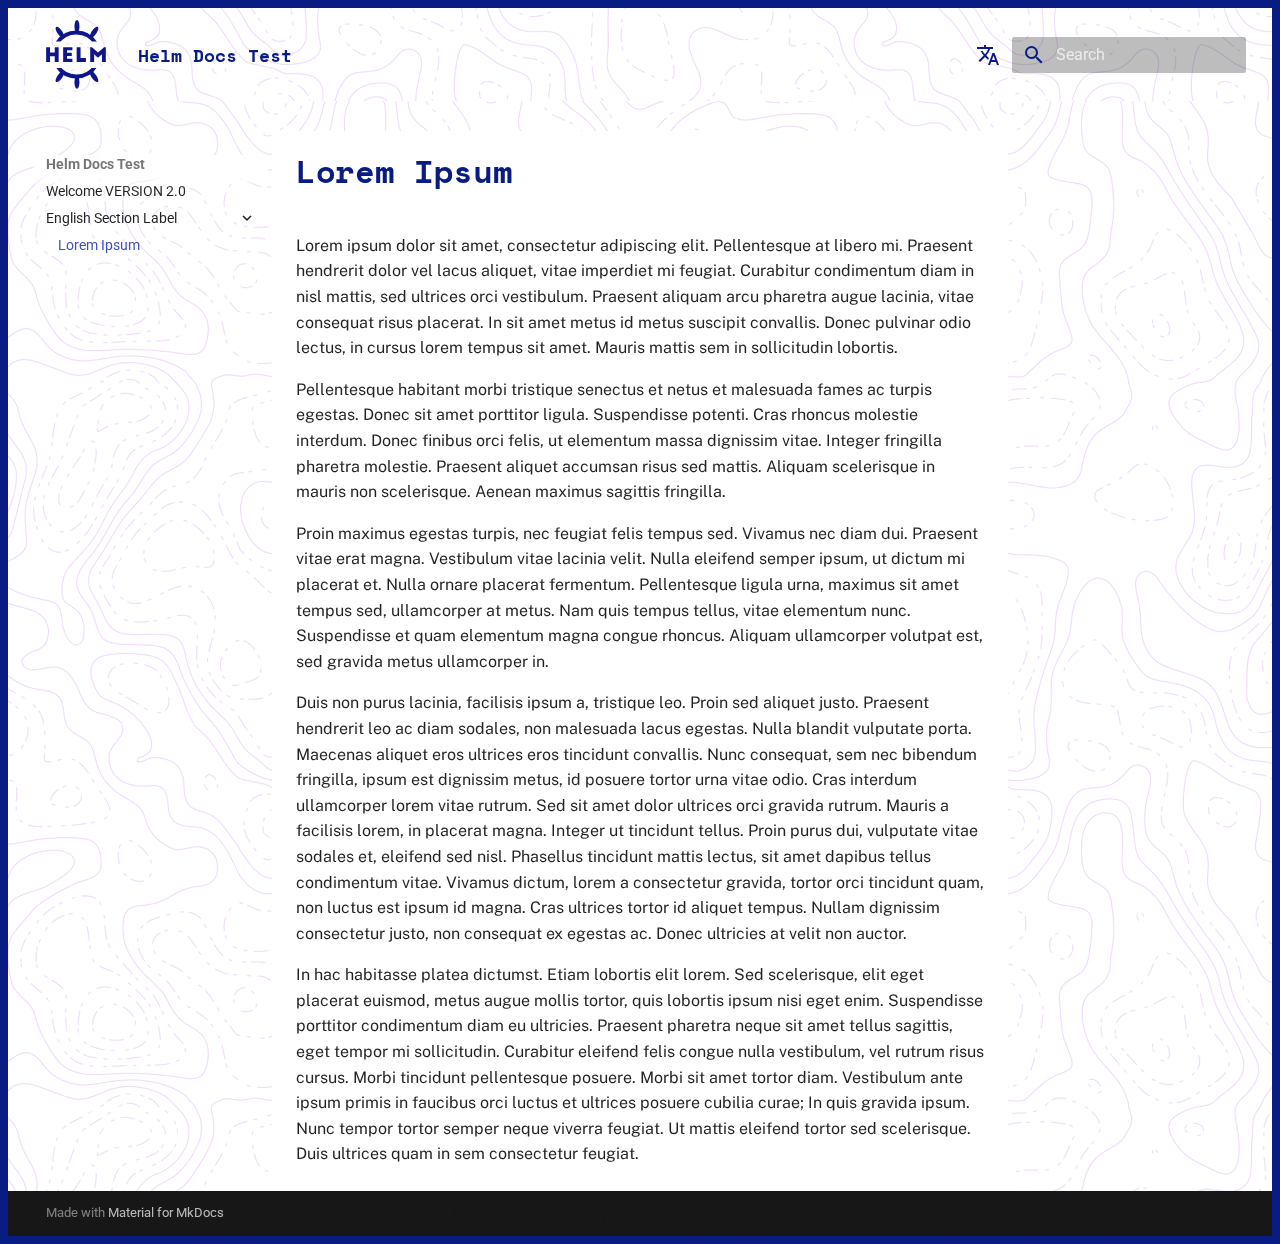
<file: 2.0/lorem-ipsum/index.html>
<!doctype html>
<html lang="en" class="no-js">
  <head>
    
      <meta charset="utf-8">
      <meta name="viewport" content="width=device-width,initial-scale=1">
      
      
      
        <link rel="canonical" href="https://helm-docs-test.com/2.0/lorem-ipsum/">
      
      
        <link rel="prev" href="..">
      
      
      
      <link rel="icon" href="../static/images/helm-logo.svg">
      <meta name="generator" content="mkdocs-1.6.1, mkdocs-material-9.6.14">
    
    
      
        <title>Lorem Ipsum - Helm Docs Test</title>
      
    
    
      <link rel="stylesheet" href="../assets/stylesheets/main.342714a4.min.css">
      
      


    
    
      
    
    
      
        
        
        <link rel="preconnect" href="https://fonts.gstatic.com" crossorigin>
        <link rel="stylesheet" href="https://fonts.googleapis.com/css?family=Roboto:300,300i,400,400i,700,700i%7CRoboto+Mono:400,400i,700,700i&display=fallback">
        <style>:root{--md-text-font:"Roboto";--md-code-font:"Roboto Mono"}</style>
      
    
    
      <link rel="stylesheet" href="../stylesheets/extra.css">
    
    <script>__md_scope=new URL("..",location),__md_hash=e=>[...e].reduce(((e,_)=>(e<<5)-e+_.charCodeAt(0)),0),__md_get=(e,_=localStorage,t=__md_scope)=>JSON.parse(_.getItem(t.pathname+"."+e)),__md_set=(e,_,t=localStorage,a=__md_scope)=>{try{t.setItem(a.pathname+"."+e,JSON.stringify(_))}catch(e){}}</script>
    
      

    
    
    
  </head>
  
  
    <body dir="ltr">
  
    
    <input class="md-toggle" data-md-toggle="drawer" type="checkbox" id="__drawer" autocomplete="off">
    <input class="md-toggle" data-md-toggle="search" type="checkbox" id="__search" autocomplete="off">
    <label class="md-overlay" for="__drawer"></label>
    <div data-md-component="skip">
      
        
        <a href="#lorem-ipsum" class="md-skip">
          Skip to content
        </a>
      
    </div>
    <div data-md-component="announce">
      
    </div>
    
    
      

  

<header class="md-header md-header--shadow" data-md-component="header">
  <nav class="md-header__inner md-grid" aria-label="Header">
    <a href=".." title="Helm Docs Test" class="md-header__button md-logo" aria-label="Helm Docs Test" data-md-component="logo">
      
  <img src="../static/images/helm.svg" alt="logo">

    </a>
    <label class="md-header__button md-icon" for="__drawer">
      
      <svg xmlns="http://www.w3.org/2000/svg" viewBox="0 0 24 24"><path d="M3 6h18v2H3zm0 5h18v2H3zm0 5h18v2H3z"/></svg>
    </label>
    <div class="md-header__title" data-md-component="header-title">
      <div class="md-header__ellipsis">
        <div class="md-header__topic">
          <span class="md-ellipsis">
            Helm Docs Test
          </span>
        </div>
        <div class="md-header__topic" data-md-component="header-topic">
          <span class="md-ellipsis">
            
              Lorem Ipsum
            
          </span>
        </div>
      </div>
    </div>
    
    
      <script>var palette=__md_get("__palette");if(palette&&palette.color){if("(prefers-color-scheme)"===palette.color.media){var media=matchMedia("(prefers-color-scheme: light)"),input=document.querySelector(media.matches?"[data-md-color-media='(prefers-color-scheme: light)']":"[data-md-color-media='(prefers-color-scheme: dark)']");palette.color.media=input.getAttribute("data-md-color-media"),palette.color.scheme=input.getAttribute("data-md-color-scheme"),palette.color.primary=input.getAttribute("data-md-color-primary"),palette.color.accent=input.getAttribute("data-md-color-accent")}for(var[key,value]of Object.entries(palette.color))document.body.setAttribute("data-md-color-"+key,value)}</script>
    
    
      <div class="md-header__option">
  <div class="md-select">
    
    <button class="md-header__button md-icon" aria-label="Select language">
      <svg xmlns="http://www.w3.org/2000/svg" viewBox="0 0 24 24"><path d="m12.87 15.07-2.54-2.51.03-.03A17.5 17.5 0 0 0 14.07 6H17V4h-7V2H8v2H1v2h11.17C11.5 7.92 10.44 9.75 9 11.35 8.07 10.32 7.3 9.19 6.69 8h-2c.73 1.63 1.73 3.17 2.98 4.56l-5.09 5.02L4 19l5-5 3.11 3.11zM18.5 10h-2L12 22h2l1.12-3h4.75L21 22h2zm-2.62 7 1.62-4.33L19.12 17z"/></svg>
    </button>
    <div class="md-select__inner">
      <ul class="md-select__list">
        
          <li class="md-select__item">
            <a href="./" hreflang="en" class="md-select__link">
              English
            </a>
          </li>
        
          <li class="md-select__item">
            <a href="../es/lorem-ipsum/" hreflang="es" class="md-select__link">
              Español
            </a>
          </li>
        
          <li class="md-select__item">
            <a href="../pt/lorem-ipsum/" hreflang="pt" class="md-select__link">
              Português
            </a>
          </li>
        
      </ul>
    </div>
  </div>
</div>
    
    
      
      
        <label class="md-header__button md-icon" for="__search">
          
          <svg xmlns="http://www.w3.org/2000/svg" viewBox="0 0 24 24"><path d="M9.5 3A6.5 6.5 0 0 1 16 9.5c0 1.61-.59 3.09-1.56 4.23l.27.27h.79l5 5-1.5 1.5-5-5v-.79l-.27-.27A6.52 6.52 0 0 1 9.5 16 6.5 6.5 0 0 1 3 9.5 6.5 6.5 0 0 1 9.5 3m0 2C7 5 5 7 5 9.5S7 14 9.5 14 14 12 14 9.5 12 5 9.5 5"/></svg>
        </label>
        <div class="md-search" data-md-component="search" role="dialog">
  <label class="md-search__overlay" for="__search"></label>
  <div class="md-search__inner" role="search">
    <form class="md-search__form" name="search">
      <input type="text" class="md-search__input" name="query" aria-label="Search" placeholder="Search" autocapitalize="off" autocorrect="off" autocomplete="off" spellcheck="false" data-md-component="search-query" required>
      <label class="md-search__icon md-icon" for="__search">
        
        <svg xmlns="http://www.w3.org/2000/svg" viewBox="0 0 24 24"><path d="M9.5 3A6.5 6.5 0 0 1 16 9.5c0 1.61-.59 3.09-1.56 4.23l.27.27h.79l5 5-1.5 1.5-5-5v-.79l-.27-.27A6.52 6.52 0 0 1 9.5 16 6.5 6.5 0 0 1 3 9.5 6.5 6.5 0 0 1 9.5 3m0 2C7 5 5 7 5 9.5S7 14 9.5 14 14 12 14 9.5 12 5 9.5 5"/></svg>
        
        <svg xmlns="http://www.w3.org/2000/svg" viewBox="0 0 24 24"><path d="M20 11v2H8l5.5 5.5-1.42 1.42L4.16 12l7.92-7.92L13.5 5.5 8 11z"/></svg>
      </label>
      <nav class="md-search__options" aria-label="Search">
        
        <button type="reset" class="md-search__icon md-icon" title="Clear" aria-label="Clear" tabindex="-1">
          
          <svg xmlns="http://www.w3.org/2000/svg" viewBox="0 0 24 24"><path d="M19 6.41 17.59 5 12 10.59 6.41 5 5 6.41 10.59 12 5 17.59 6.41 19 12 13.41 17.59 19 19 17.59 13.41 12z"/></svg>
        </button>
      </nav>
      
    </form>
    <div class="md-search__output">
      <div class="md-search__scrollwrap" tabindex="0" data-md-scrollfix>
        <div class="md-search-result" data-md-component="search-result">
          <div class="md-search-result__meta">
            Initializing search
          </div>
          <ol class="md-search-result__list" role="presentation"></ol>
        </div>
      </div>
    </div>
  </div>
</div>
      
    
    
  </nav>
  
</header>
    
    <div class="md-container" data-md-component="container">
      
      
        
          
        
      
      <main class="md-main" data-md-component="main">
        <div class="md-main__inner md-grid">
          
            
              
              <div class="md-sidebar md-sidebar--primary" data-md-component="sidebar" data-md-type="navigation" >
                <div class="md-sidebar__scrollwrap">
                  <div class="md-sidebar__inner">
                    



<nav class="md-nav md-nav--primary" aria-label="Navigation" data-md-level="0">
  <label class="md-nav__title" for="__drawer">
    <a href=".." title="Helm Docs Test" class="md-nav__button md-logo" aria-label="Helm Docs Test" data-md-component="logo">
      
  <img src="../static/images/helm.svg" alt="logo">

    </a>
    Helm Docs Test
  </label>
  
  <ul class="md-nav__list" data-md-scrollfix>
    
      
      
  
  
  
  
    <li class="md-nav__item">
      <a href=".." class="md-nav__link">
        
  
  
  <span class="md-ellipsis">
    Welcome VERSION 2.0
    
  </span>
  

      </a>
    </li>
  

    
      
      
  
  
    
  
  
  
    
    
    
    
    
    <li class="md-nav__item md-nav__item--active md-nav__item--nested">
      
        
        
        <input class="md-nav__toggle md-toggle " type="checkbox" id="__nav_2" checked>
        
          
          <label class="md-nav__link" for="__nav_2" id="__nav_2_label" tabindex="0">
            
  
  
  <span class="md-ellipsis">
    English Section Label
    
  </span>
  

            <span class="md-nav__icon md-icon"></span>
          </label>
        
        <nav class="md-nav" data-md-level="1" aria-labelledby="__nav_2_label" aria-expanded="true">
          <label class="md-nav__title" for="__nav_2">
            <span class="md-nav__icon md-icon"></span>
            English Section Label
          </label>
          <ul class="md-nav__list" data-md-scrollfix>
            
              
                
  
  
    
  
  
  
    <li class="md-nav__item md-nav__item--active">
      
      <input class="md-nav__toggle md-toggle" type="checkbox" id="__toc">
      
      
        
      
      
      <a href="./" class="md-nav__link md-nav__link--active">
        
  
  
  <span class="md-ellipsis">
    Lorem Ipsum
    
  </span>
  

      </a>
      
    </li>
  

              
            
          </ul>
        </nav>
      
    </li>
  

    
  </ul>
</nav>
                  </div>
                </div>
              </div>
            
            
              
              <div class="md-sidebar md-sidebar--secondary" data-md-component="sidebar" data-md-type="toc" >
                <div class="md-sidebar__scrollwrap">
                  <div class="md-sidebar__inner">
                    

<nav class="md-nav md-nav--secondary" aria-label="Table of contents">
  
  
  
    
  
  
</nav>
                  </div>
                </div>
              </div>
            
          
          
            <div class="md-content" data-md-component="content">
              <article class="md-content__inner md-typeset">
                
                  



<h1 id="lorem-ipsum">Lorem Ipsum</h1>
<p>Lorem ipsum dolor sit amet, consectetur adipiscing elit. Pellentesque at libero mi. Praesent hendrerit dolor vel lacus aliquet, vitae imperdiet mi feugiat. Curabitur condimentum diam in nisl mattis, sed ultrices orci vestibulum. Praesent aliquam arcu pharetra augue lacinia, vitae consequat risus placerat. In sit amet metus id metus suscipit convallis. Donec pulvinar odio lectus, in cursus lorem tempus sit amet. Mauris mattis sem in sollicitudin lobortis.</p>
<p>Pellentesque habitant morbi tristique senectus et netus et malesuada fames ac turpis egestas. Donec sit amet porttitor ligula. Suspendisse potenti. Cras rhoncus molestie interdum. Donec finibus orci felis, ut elementum massa dignissim vitae. Integer fringilla pharetra molestie. Praesent aliquet accumsan risus sed mattis. Aliquam scelerisque in mauris non scelerisque. Aenean maximus sagittis fringilla.</p>
<p>Proin maximus egestas turpis, nec feugiat felis tempus sed. Vivamus nec diam dui. Praesent vitae erat magna. Vestibulum vitae lacinia velit. Nulla eleifend semper ipsum, ut dictum mi placerat et. Nulla ornare placerat fermentum. Pellentesque ligula urna, maximus sit amet tempus sed, ullamcorper at metus. Nam quis tempus tellus, vitae elementum nunc. Suspendisse et quam elementum magna congue rhoncus. Aliquam ullamcorper volutpat est, sed gravida metus ullamcorper in.</p>
<p>Duis non purus lacinia, facilisis ipsum a, tristique leo. Proin sed aliquet justo. Praesent hendrerit leo ac diam sodales, non malesuada lacus egestas. Nulla blandit vulputate porta. Maecenas aliquet eros ultrices eros tincidunt convallis. Nunc consequat, sem nec bibendum fringilla, ipsum est dignissim metus, id posuere tortor urna vitae odio. Cras interdum ullamcorper lorem vitae rutrum. Sed sit amet dolor ultrices orci gravida rutrum. Mauris a facilisis lorem, in placerat magna. Integer ut tincidunt tellus. Proin purus dui, vulputate vitae sodales et, eleifend sed nisl. Phasellus tincidunt mattis lectus, sit amet dapibus tellus condimentum vitae. Vivamus dictum, lorem a consectetur gravida, tortor orci tincidunt quam, non luctus est ipsum id magna. Cras ultrices tortor id aliquet tempus. Nullam dignissim consectetur justo, non consequat ex egestas ac. Donec ultricies at velit non auctor.</p>
<p>In hac habitasse platea dictumst. Etiam lobortis elit lorem. Sed scelerisque, elit eget placerat euismod, metus augue mollis tortor, quis lobortis ipsum nisi eget enim. Suspendisse porttitor condimentum diam eu ultricies. Praesent pharetra neque sit amet tellus sagittis, eget tempor mi sollicitudin. Curabitur eleifend felis congue nulla vestibulum, vel rutrum risus cursus. Morbi tincidunt pellentesque posuere. Morbi sit amet tortor diam. Vestibulum ante ipsum primis in faucibus orci luctus et ultrices posuere cubilia curae; In quis gravida ipsum. Nunc tempor tortor semper neque viverra feugiat. Ut mattis eleifend tortor sed scelerisque. Duis ultrices quam in sem consectetur feugiat.</p>












                
              </article>
            </div>
          
          
<script>var target=document.getElementById(location.hash.slice(1));target&&target.name&&(target.checked=target.name.startsWith("__tabbed_"))</script>
        </div>
        
      </main>
      
        <footer class="md-footer">
  
  <div class="md-footer-meta md-typeset">
    <div class="md-footer-meta__inner md-grid">
      <div class="md-copyright">
  
  
    Made with
    <a href="https://squidfunk.github.io/mkdocs-material/" target="_blank" rel="noopener">
      Material for MkDocs
    </a>
  
</div>
      
    </div>
  </div>
</footer>
      
    </div>
    <div class="md-dialog" data-md-component="dialog">
      <div class="md-dialog__inner md-typeset"></div>
    </div>
    
    
    
      
      <script id="__config" type="application/json">{"base": "..", "features": [], "search": "../assets/javascripts/workers/search.d50fe291.min.js", "tags": null, "translations": {"clipboard.copied": "Copied to clipboard", "clipboard.copy": "Copy to clipboard", "search.result.more.one": "1 more on this page", "search.result.more.other": "# more on this page", "search.result.none": "No matching documents", "search.result.one": "1 matching document", "search.result.other": "# matching documents", "search.result.placeholder": "Type to start searching", "search.result.term.missing": "Missing", "select.version": "Select version"}, "version": null}</script>
    
    
      <script src="../assets/javascripts/bundle.13a4f30d.min.js"></script>
      
    
  </body>
</html>
</file>
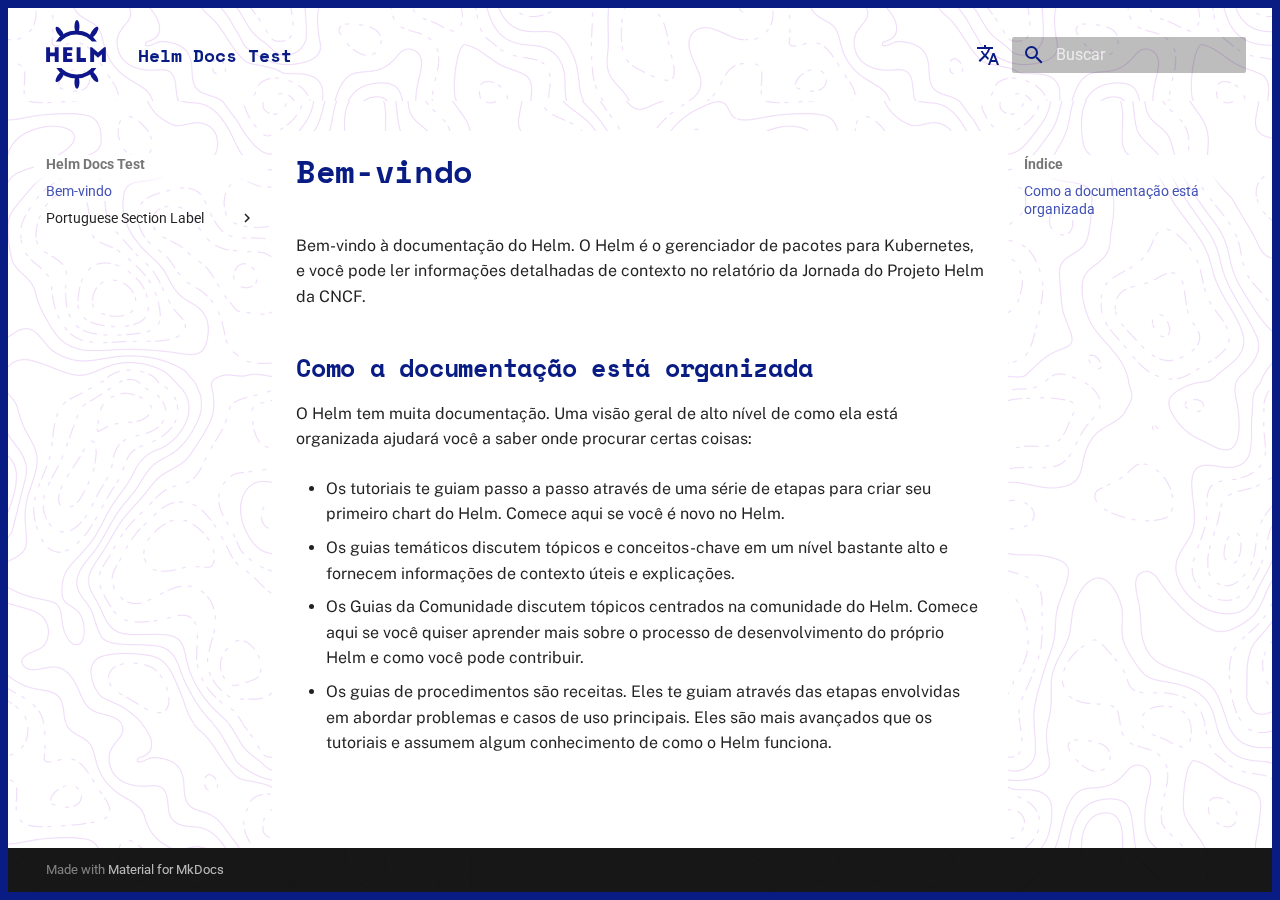
<file: 2.0/pt/index.html>
<!doctype html>
<html lang="pt" class="no-js">
  <head>
    
      <meta charset="utf-8">
      <meta name="viewport" content="width=device-width,initial-scale=1">
      
      
      
        <link rel="canonical" href="https://helm-docs-test.com/2.0/pt/">
      
      
      
        <link rel="next" href="lorem-ipsum/">
      
      
      <link rel="icon" href="../static/images/helm-logo.svg">
      <meta name="generator" content="mkdocs-1.6.1, mkdocs-material-9.6.14">
    
    
      
        <title>Bem-vindo - Helm Docs Test</title>
      
    
    
      <link rel="stylesheet" href="../assets/stylesheets/main.342714a4.min.css">
      
      


    
    
      
    
    
      
        
        
        <link rel="preconnect" href="https://fonts.gstatic.com" crossorigin>
        <link rel="stylesheet" href="https://fonts.googleapis.com/css?family=Roboto:300,300i,400,400i,700,700i%7CRoboto+Mono:400,400i,700,700i&display=fallback">
        <style>:root{--md-text-font:"Roboto";--md-code-font:"Roboto Mono"}</style>
      
    
    
      <link rel="stylesheet" href="../stylesheets/extra.css">
    
    <script>__md_scope=new URL("..",location),__md_hash=e=>[...e].reduce(((e,_)=>(e<<5)-e+_.charCodeAt(0)),0),__md_get=(e,_=localStorage,t=__md_scope)=>JSON.parse(_.getItem(t.pathname+"."+e)),__md_set=(e,_,t=localStorage,a=__md_scope)=>{try{t.setItem(a.pathname+"."+e,JSON.stringify(_))}catch(e){}}</script>
    
      

    
    
    
  </head>
  
  
    <body dir="ltr">
  
    
    <input class="md-toggle" data-md-toggle="drawer" type="checkbox" id="__drawer" autocomplete="off">
    <input class="md-toggle" data-md-toggle="search" type="checkbox" id="__search" autocomplete="off">
    <label class="md-overlay" for="__drawer"></label>
    <div data-md-component="skip">
      
        
        <a href="#bem-vindo" class="md-skip">
          Ir para o conteúdo
        </a>
      
    </div>
    <div data-md-component="announce">
      
    </div>
    
    
      

  

<header class="md-header md-header--shadow" data-md-component="header">
  <nav class="md-header__inner md-grid" aria-label="Cabeçalho">
    <a href="./" title="Helm Docs Test" class="md-header__button md-logo" aria-label="Helm Docs Test" data-md-component="logo">
      
  <img src="../static/images/helm.svg" alt="logo">

    </a>
    <label class="md-header__button md-icon" for="__drawer">
      
      <svg xmlns="http://www.w3.org/2000/svg" viewBox="0 0 24 24"><path d="M3 6h18v2H3zm0 5h18v2H3zm0 5h18v2H3z"/></svg>
    </label>
    <div class="md-header__title" data-md-component="header-title">
      <div class="md-header__ellipsis">
        <div class="md-header__topic">
          <span class="md-ellipsis">
            Helm Docs Test
          </span>
        </div>
        <div class="md-header__topic" data-md-component="header-topic">
          <span class="md-ellipsis">
            
              Bem-vindo
            
          </span>
        </div>
      </div>
    </div>
    
    
      <script>var palette=__md_get("__palette");if(palette&&palette.color){if("(prefers-color-scheme)"===palette.color.media){var media=matchMedia("(prefers-color-scheme: light)"),input=document.querySelector(media.matches?"[data-md-color-media='(prefers-color-scheme: light)']":"[data-md-color-media='(prefers-color-scheme: dark)']");palette.color.media=input.getAttribute("data-md-color-media"),palette.color.scheme=input.getAttribute("data-md-color-scheme"),palette.color.primary=input.getAttribute("data-md-color-primary"),palette.color.accent=input.getAttribute("data-md-color-accent")}for(var[key,value]of Object.entries(palette.color))document.body.setAttribute("data-md-color-"+key,value)}</script>
    
    
      <div class="md-header__option">
  <div class="md-select">
    
    <button class="md-header__button md-icon" aria-label="Selecione o idioma">
      <svg xmlns="http://www.w3.org/2000/svg" viewBox="0 0 24 24"><path d="m12.87 15.07-2.54-2.51.03-.03A17.5 17.5 0 0 0 14.07 6H17V4h-7V2H8v2H1v2h11.17C11.5 7.92 10.44 9.75 9 11.35 8.07 10.32 7.3 9.19 6.69 8h-2c.73 1.63 1.73 3.17 2.98 4.56l-5.09 5.02L4 19l5-5 3.11 3.11zM18.5 10h-2L12 22h2l1.12-3h4.75L21 22h2zm-2.62 7 1.62-4.33L19.12 17z"/></svg>
    </button>
    <div class="md-select__inner">
      <ul class="md-select__list">
        
          <li class="md-select__item">
            <a href="/" hreflang="en" class="md-select__link">
              English
            </a>
          </li>
        
          <li class="md-select__item">
            <a href="/es/" hreflang="es" class="md-select__link">
              Español
            </a>
          </li>
        
          <li class="md-select__item">
            <a href="/pt/" hreflang="pt" class="md-select__link">
              Português
            </a>
          </li>
        
      </ul>
    </div>
  </div>
</div>
    
    
      
      
        <label class="md-header__button md-icon" for="__search">
          
          <svg xmlns="http://www.w3.org/2000/svg" viewBox="0 0 24 24"><path d="M9.5 3A6.5 6.5 0 0 1 16 9.5c0 1.61-.59 3.09-1.56 4.23l.27.27h.79l5 5-1.5 1.5-5-5v-.79l-.27-.27A6.52 6.52 0 0 1 9.5 16 6.5 6.5 0 0 1 3 9.5 6.5 6.5 0 0 1 9.5 3m0 2C7 5 5 7 5 9.5S7 14 9.5 14 14 12 14 9.5 12 5 9.5 5"/></svg>
        </label>
        <div class="md-search" data-md-component="search" role="dialog">
  <label class="md-search__overlay" for="__search"></label>
  <div class="md-search__inner" role="search">
    <form class="md-search__form" name="search">
      <input type="text" class="md-search__input" name="query" aria-label="Buscar" placeholder="Buscar" autocapitalize="off" autocorrect="off" autocomplete="off" spellcheck="false" data-md-component="search-query" required>
      <label class="md-search__icon md-icon" for="__search">
        
        <svg xmlns="http://www.w3.org/2000/svg" viewBox="0 0 24 24"><path d="M9.5 3A6.5 6.5 0 0 1 16 9.5c0 1.61-.59 3.09-1.56 4.23l.27.27h.79l5 5-1.5 1.5-5-5v-.79l-.27-.27A6.52 6.52 0 0 1 9.5 16 6.5 6.5 0 0 1 3 9.5 6.5 6.5 0 0 1 9.5 3m0 2C7 5 5 7 5 9.5S7 14 9.5 14 14 12 14 9.5 12 5 9.5 5"/></svg>
        
        <svg xmlns="http://www.w3.org/2000/svg" viewBox="0 0 24 24"><path d="M20 11v2H8l5.5 5.5-1.42 1.42L4.16 12l7.92-7.92L13.5 5.5 8 11z"/></svg>
      </label>
      <nav class="md-search__options" aria-label="Pesquisar">
        
        <button type="reset" class="md-search__icon md-icon" title="Limpar" aria-label="Limpar" tabindex="-1">
          
          <svg xmlns="http://www.w3.org/2000/svg" viewBox="0 0 24 24"><path d="M19 6.41 17.59 5 12 10.59 6.41 5 5 6.41 10.59 12 5 17.59 6.41 19 12 13.41 17.59 19 19 17.59 13.41 12z"/></svg>
        </button>
      </nav>
      
    </form>
    <div class="md-search__output">
      <div class="md-search__scrollwrap" tabindex="0" data-md-scrollfix>
        <div class="md-search-result" data-md-component="search-result">
          <div class="md-search-result__meta">
            Inicializando a pesquisa
          </div>
          <ol class="md-search-result__list" role="presentation"></ol>
        </div>
      </div>
    </div>
  </div>
</div>
      
    
    
  </nav>
  
</header>
    
    <div class="md-container" data-md-component="container">
      
      
        
          
        
      
      <main class="md-main" data-md-component="main">
        <div class="md-main__inner md-grid">
          
            
              
              <div class="md-sidebar md-sidebar--primary" data-md-component="sidebar" data-md-type="navigation" >
                <div class="md-sidebar__scrollwrap">
                  <div class="md-sidebar__inner">
                    



<nav class="md-nav md-nav--primary" aria-label="Navegação" data-md-level="0">
  <label class="md-nav__title" for="__drawer">
    <a href="./" title="Helm Docs Test" class="md-nav__button md-logo" aria-label="Helm Docs Test" data-md-component="logo">
      
  <img src="../static/images/helm.svg" alt="logo">

    </a>
    Helm Docs Test
  </label>
  
  <ul class="md-nav__list" data-md-scrollfix>
    
      
      
  
  
    
  
  
  
    <li class="md-nav__item md-nav__item--active">
      
      <input class="md-nav__toggle md-toggle" type="checkbox" id="__toc">
      
      
        
      
      
        <label class="md-nav__link md-nav__link--active" for="__toc">
          
  
  
  <span class="md-ellipsis">
    Bem-vindo
    
  </span>
  

          <span class="md-nav__icon md-icon"></span>
        </label>
      
      <a href="./" class="md-nav__link md-nav__link--active">
        
  
  
  <span class="md-ellipsis">
    Bem-vindo
    
  </span>
  

      </a>
      
        

<nav class="md-nav md-nav--secondary" aria-label="Índice">
  
  
  
    
  
  
    <label class="md-nav__title" for="__toc">
      <span class="md-nav__icon md-icon"></span>
      Índice
    </label>
    <ul class="md-nav__list" data-md-component="toc" data-md-scrollfix>
      
        <li class="md-nav__item">
  <a href="#como-a-documentacao-esta-organizada" class="md-nav__link">
    <span class="md-ellipsis">
      Como a documentação está organizada
    </span>
  </a>
  
</li>
      
    </ul>
  
</nav>
      
    </li>
  

    
      
      
  
  
  
  
    
    
    
    
    
    <li class="md-nav__item md-nav__item--nested">
      
        
        
        <input class="md-nav__toggle md-toggle " type="checkbox" id="__nav_2" >
        
          
          <label class="md-nav__link" for="__nav_2" id="__nav_2_label" tabindex="0">
            
  
  
  <span class="md-ellipsis">
    Portuguese Section Label
    
  </span>
  

            <span class="md-nav__icon md-icon"></span>
          </label>
        
        <nav class="md-nav" data-md-level="1" aria-labelledby="__nav_2_label" aria-expanded="false">
          <label class="md-nav__title" for="__nav_2">
            <span class="md-nav__icon md-icon"></span>
            Portuguese Section Label
          </label>
          <ul class="md-nav__list" data-md-scrollfix>
            
              
                
  
  
  
  
    <li class="md-nav__item">
      <a href="lorem-ipsum/" class="md-nav__link">
        
  
  
  <span class="md-ellipsis">
    Lorem Ipsum em Português
    
  </span>
  

      </a>
    </li>
  

              
            
          </ul>
        </nav>
      
    </li>
  

    
  </ul>
</nav>
                  </div>
                </div>
              </div>
            
            
              
              <div class="md-sidebar md-sidebar--secondary" data-md-component="sidebar" data-md-type="toc" >
                <div class="md-sidebar__scrollwrap">
                  <div class="md-sidebar__inner">
                    

<nav class="md-nav md-nav--secondary" aria-label="Índice">
  
  
  
    
  
  
    <label class="md-nav__title" for="__toc">
      <span class="md-nav__icon md-icon"></span>
      Índice
    </label>
    <ul class="md-nav__list" data-md-component="toc" data-md-scrollfix>
      
        <li class="md-nav__item">
  <a href="#como-a-documentacao-esta-organizada" class="md-nav__link">
    <span class="md-ellipsis">
      Como a documentação está organizada
    </span>
  </a>
  
</li>
      
    </ul>
  
</nav>
                  </div>
                </div>
              </div>
            
          
          
            <div class="md-content" data-md-component="content">
              <article class="md-content__inner md-typeset">
                
                  



<h1 id="bem-vindo">Bem-vindo</h1>
<p>Bem-vindo à documentação do Helm. O Helm é o gerenciador de pacotes para Kubernetes, e você pode ler informações detalhadas de contexto no relatório da Jornada do Projeto Helm da CNCF.</p>
<h2 id="como-a-documentacao-esta-organizada">Como a documentação está organizada</h2>
<p>O Helm tem muita documentação. Uma visão geral de alto nível de como ela está organizada ajudará você a saber onde procurar certas coisas:</p>
<ul>
<li>
<p>Os tutoriais te guiam passo a passo através de uma série de etapas para criar seu primeiro chart do Helm. Comece aqui se você é novo no Helm.</p>
</li>
<li>
<p>Os guias temáticos discutem tópicos e conceitos-chave em um nível bastante alto e fornecem informações de contexto úteis e explicações.</p>
</li>
<li>
<p>Os Guias da Comunidade discutem tópicos centrados na comunidade do Helm. Comece aqui se você quiser aprender mais sobre o processo de desenvolvimento do próprio Helm e como você pode contribuir.</p>
</li>
<li>
<p>Os guias de procedimentos são receitas. Eles te guiam através das etapas envolvidas em abordar problemas e casos de uso principais. Eles são mais avançados que os tutoriais e assumem algum conhecimento de como o Helm funciona. </p>
</li>
</ul>












                
              </article>
            </div>
          
          
<script>var target=document.getElementById(location.hash.slice(1));target&&target.name&&(target.checked=target.name.startsWith("__tabbed_"))</script>
        </div>
        
      </main>
      
        <footer class="md-footer">
  
  <div class="md-footer-meta md-typeset">
    <div class="md-footer-meta__inner md-grid">
      <div class="md-copyright">
  
  
    Made with
    <a href="https://squidfunk.github.io/mkdocs-material/" target="_blank" rel="noopener">
      Material for MkDocs
    </a>
  
</div>
      
    </div>
  </div>
</footer>
      
    </div>
    <div class="md-dialog" data-md-component="dialog">
      <div class="md-dialog__inner md-typeset"></div>
    </div>
    
    
    
      
      <script id="__config" type="application/json">{"base": "..", "features": [], "search": "../assets/javascripts/workers/search.d50fe291.min.js", "tags": null, "translations": {"clipboard.copied": "Copiado para \u00e1rea de transfer\u00eancia", "clipboard.copy": "Copiar para \u00e1rea de transfer\u00eancia", "search.result.more.one": "Mais 1 nesta p\u00e1gina", "search.result.more.other": "Mais # nesta p\u00e1gina", "search.result.none": "Nenhum resultado encontrado", "search.result.one": "1 resultado encontrado", "search.result.other": "# resultados encontrados", "search.result.placeholder": "Digite para iniciar a busca", "search.result.term.missing": "Ausente", "select.version": "Selecione a vers\u00e3o"}, "version": null}</script>
    
    
      <script src="../assets/javascripts/bundle.13a4f30d.min.js"></script>
      
    
  </body>
</html>
</file>
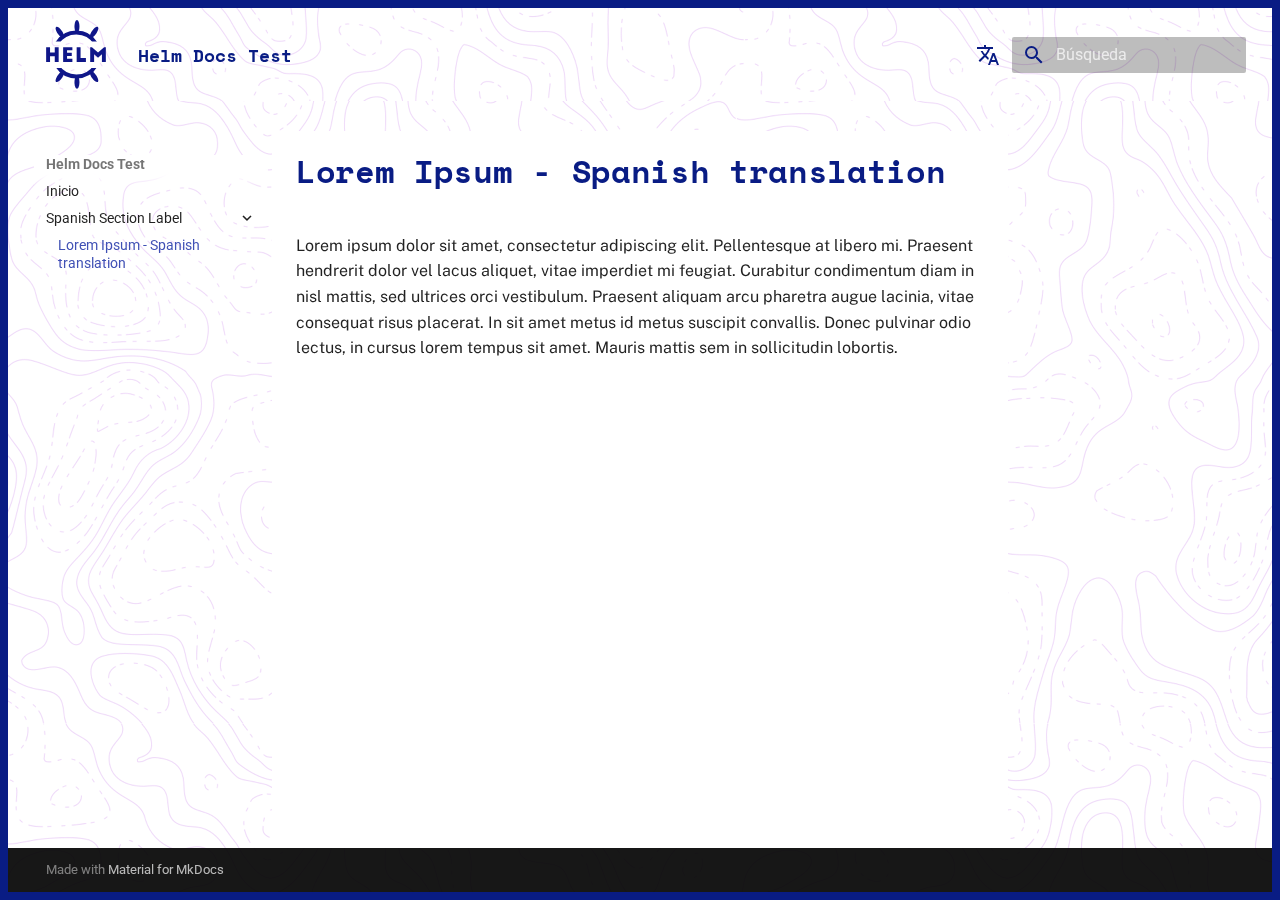
<file: 1.0/es/lorem-ipsum/index.html>
<!doctype html>
<html lang="es" class="no-js">
  <head>
    
      <meta charset="utf-8">
      <meta name="viewport" content="width=device-width,initial-scale=1">
      
      
      
        <link rel="canonical" href="https://helm-docs-test.com/1.0/es/lorem-ipsum/">
      
      
        <link rel="prev" href="../">
      
      
      
      <link rel="icon" href="../../static/images/helm-logo.svg">
      <meta name="generator" content="mkdocs-1.6.1, mkdocs-material-9.6.14">
    
    
      
        <title>Lorem Ipsum - Spanish translation - Helm Docs Test</title>
      
    
    
      <link rel="stylesheet" href="../../assets/stylesheets/main.342714a4.min.css">
      
      


    
    
      
    
    
      
        
        
        <link rel="preconnect" href="https://fonts.gstatic.com" crossorigin>
        <link rel="stylesheet" href="https://fonts.googleapis.com/css?family=Roboto:300,300i,400,400i,700,700i%7CRoboto+Mono:400,400i,700,700i&display=fallback">
        <style>:root{--md-text-font:"Roboto";--md-code-font:"Roboto Mono"}</style>
      
    
    
      <link rel="stylesheet" href="../../stylesheets/extra.css">
    
    <script>__md_scope=new URL("../..",location),__md_hash=e=>[...e].reduce(((e,_)=>(e<<5)-e+_.charCodeAt(0)),0),__md_get=(e,_=localStorage,t=__md_scope)=>JSON.parse(_.getItem(t.pathname+"."+e)),__md_set=(e,_,t=localStorage,a=__md_scope)=>{try{t.setItem(a.pathname+"."+e,JSON.stringify(_))}catch(e){}}</script>
    
      

    
    
    
  </head>
  
  
    <body dir="ltr">
  
    
    <input class="md-toggle" data-md-toggle="drawer" type="checkbox" id="__drawer" autocomplete="off">
    <input class="md-toggle" data-md-toggle="search" type="checkbox" id="__search" autocomplete="off">
    <label class="md-overlay" for="__drawer"></label>
    <div data-md-component="skip">
      
        
        <a href="#lorem-ipsum-spanish-translation" class="md-skip">
          Saltar a contenido
        </a>
      
    </div>
    <div data-md-component="announce">
      
    </div>
    
    
      

  

<header class="md-header md-header--shadow" data-md-component="header">
  <nav class="md-header__inner md-grid" aria-label="Cabecera">
    <a href="../" title="Helm Docs Test" class="md-header__button md-logo" aria-label="Helm Docs Test" data-md-component="logo">
      
  <img src="../../static/images/helm.svg" alt="logo">

    </a>
    <label class="md-header__button md-icon" for="__drawer">
      
      <svg xmlns="http://www.w3.org/2000/svg" viewBox="0 0 24 24"><path d="M3 6h18v2H3zm0 5h18v2H3zm0 5h18v2H3z"/></svg>
    </label>
    <div class="md-header__title" data-md-component="header-title">
      <div class="md-header__ellipsis">
        <div class="md-header__topic">
          <span class="md-ellipsis">
            Helm Docs Test
          </span>
        </div>
        <div class="md-header__topic" data-md-component="header-topic">
          <span class="md-ellipsis">
            
              Lorem Ipsum - Spanish translation
            
          </span>
        </div>
      </div>
    </div>
    
    
      <script>var palette=__md_get("__palette");if(palette&&palette.color){if("(prefers-color-scheme)"===palette.color.media){var media=matchMedia("(prefers-color-scheme: light)"),input=document.querySelector(media.matches?"[data-md-color-media='(prefers-color-scheme: light)']":"[data-md-color-media='(prefers-color-scheme: dark)']");palette.color.media=input.getAttribute("data-md-color-media"),palette.color.scheme=input.getAttribute("data-md-color-scheme"),palette.color.primary=input.getAttribute("data-md-color-primary"),palette.color.accent=input.getAttribute("data-md-color-accent")}for(var[key,value]of Object.entries(palette.color))document.body.setAttribute("data-md-color-"+key,value)}</script>
    
    
      <div class="md-header__option">
  <div class="md-select">
    
    <button class="md-header__button md-icon" aria-label="Seleccionar idioma">
      <svg xmlns="http://www.w3.org/2000/svg" viewBox="0 0 24 24"><path d="m12.87 15.07-2.54-2.51.03-.03A17.5 17.5 0 0 0 14.07 6H17V4h-7V2H8v2H1v2h11.17C11.5 7.92 10.44 9.75 9 11.35 8.07 10.32 7.3 9.19 6.69 8h-2c.73 1.63 1.73 3.17 2.98 4.56l-5.09 5.02L4 19l5-5 3.11 3.11zM18.5 10h-2L12 22h2l1.12-3h4.75L21 22h2zm-2.62 7 1.62-4.33L19.12 17z"/></svg>
    </button>
    <div class="md-select__inner">
      <ul class="md-select__list">
        
          <li class="md-select__item">
            <a href="../../lorem-ipsum/" hreflang="en" class="md-select__link">
              English
            </a>
          </li>
        
          <li class="md-select__item">
            <a href="./" hreflang="es" class="md-select__link">
              Español
            </a>
          </li>
        
          <li class="md-select__item">
            <a href="../../pt/lorem-ipsum/" hreflang="pt" class="md-select__link">
              Português
            </a>
          </li>
        
      </ul>
    </div>
  </div>
</div>
    
    
      
      
        <label class="md-header__button md-icon" for="__search">
          
          <svg xmlns="http://www.w3.org/2000/svg" viewBox="0 0 24 24"><path d="M9.5 3A6.5 6.5 0 0 1 16 9.5c0 1.61-.59 3.09-1.56 4.23l.27.27h.79l5 5-1.5 1.5-5-5v-.79l-.27-.27A6.52 6.52 0 0 1 9.5 16 6.5 6.5 0 0 1 3 9.5 6.5 6.5 0 0 1 9.5 3m0 2C7 5 5 7 5 9.5S7 14 9.5 14 14 12 14 9.5 12 5 9.5 5"/></svg>
        </label>
        <div class="md-search" data-md-component="search" role="dialog">
  <label class="md-search__overlay" for="__search"></label>
  <div class="md-search__inner" role="search">
    <form class="md-search__form" name="search">
      <input type="text" class="md-search__input" name="query" aria-label="Búsqueda" placeholder="Búsqueda" autocapitalize="off" autocorrect="off" autocomplete="off" spellcheck="false" data-md-component="search-query" required>
      <label class="md-search__icon md-icon" for="__search">
        
        <svg xmlns="http://www.w3.org/2000/svg" viewBox="0 0 24 24"><path d="M9.5 3A6.5 6.5 0 0 1 16 9.5c0 1.61-.59 3.09-1.56 4.23l.27.27h.79l5 5-1.5 1.5-5-5v-.79l-.27-.27A6.52 6.52 0 0 1 9.5 16 6.5 6.5 0 0 1 3 9.5 6.5 6.5 0 0 1 9.5 3m0 2C7 5 5 7 5 9.5S7 14 9.5 14 14 12 14 9.5 12 5 9.5 5"/></svg>
        
        <svg xmlns="http://www.w3.org/2000/svg" viewBox="0 0 24 24"><path d="M20 11v2H8l5.5 5.5-1.42 1.42L4.16 12l7.92-7.92L13.5 5.5 8 11z"/></svg>
      </label>
      <nav class="md-search__options" aria-label="Buscar">
        
        <button type="reset" class="md-search__icon md-icon" title="Limpiar" aria-label="Limpiar" tabindex="-1">
          
          <svg xmlns="http://www.w3.org/2000/svg" viewBox="0 0 24 24"><path d="M19 6.41 17.59 5 12 10.59 6.41 5 5 6.41 10.59 12 5 17.59 6.41 19 12 13.41 17.59 19 19 17.59 13.41 12z"/></svg>
        </button>
      </nav>
      
    </form>
    <div class="md-search__output">
      <div class="md-search__scrollwrap" tabindex="0" data-md-scrollfix>
        <div class="md-search-result" data-md-component="search-result">
          <div class="md-search-result__meta">
            Inicializando búsqueda
          </div>
          <ol class="md-search-result__list" role="presentation"></ol>
        </div>
      </div>
    </div>
  </div>
</div>
      
    
    
  </nav>
  
</header>
    
    <div class="md-container" data-md-component="container">
      
      
        
          
        
      
      <main class="md-main" data-md-component="main">
        <div class="md-main__inner md-grid">
          
            
              
              <div class="md-sidebar md-sidebar--primary" data-md-component="sidebar" data-md-type="navigation" >
                <div class="md-sidebar__scrollwrap">
                  <div class="md-sidebar__inner">
                    



<nav class="md-nav md-nav--primary" aria-label="Navegación" data-md-level="0">
  <label class="md-nav__title" for="__drawer">
    <a href="../" title="Helm Docs Test" class="md-nav__button md-logo" aria-label="Helm Docs Test" data-md-component="logo">
      
  <img src="../../static/images/helm.svg" alt="logo">

    </a>
    Helm Docs Test
  </label>
  
  <ul class="md-nav__list" data-md-scrollfix>
    
      
      
  
  
  
  
    <li class="md-nav__item">
      <a href="../" class="md-nav__link">
        
  
  
  <span class="md-ellipsis">
    Inicio
    
  </span>
  

      </a>
    </li>
  

    
      
      
  
  
    
  
  
  
    
    
    
    
    
    <li class="md-nav__item md-nav__item--active md-nav__item--nested">
      
        
        
        <input class="md-nav__toggle md-toggle " type="checkbox" id="__nav_2" checked>
        
          
          <label class="md-nav__link" for="__nav_2" id="__nav_2_label" tabindex="0">
            
  
  
  <span class="md-ellipsis">
    Spanish Section Label
    
  </span>
  

            <span class="md-nav__icon md-icon"></span>
          </label>
        
        <nav class="md-nav" data-md-level="1" aria-labelledby="__nav_2_label" aria-expanded="true">
          <label class="md-nav__title" for="__nav_2">
            <span class="md-nav__icon md-icon"></span>
            Spanish Section Label
          </label>
          <ul class="md-nav__list" data-md-scrollfix>
            
              
                
  
  
    
  
  
  
    <li class="md-nav__item md-nav__item--active">
      
      <input class="md-nav__toggle md-toggle" type="checkbox" id="__toc">
      
      
        
      
      
      <a href="./" class="md-nav__link md-nav__link--active">
        
  
  
  <span class="md-ellipsis">
    Lorem Ipsum - Spanish translation
    
  </span>
  

      </a>
      
    </li>
  

              
            
          </ul>
        </nav>
      
    </li>
  

    
  </ul>
</nav>
                  </div>
                </div>
              </div>
            
            
              
              <div class="md-sidebar md-sidebar--secondary" data-md-component="sidebar" data-md-type="toc" >
                <div class="md-sidebar__scrollwrap">
                  <div class="md-sidebar__inner">
                    

<nav class="md-nav md-nav--secondary" aria-label="Tabla de contenidos">
  
  
  
    
  
  
</nav>
                  </div>
                </div>
              </div>
            
          
          
            <div class="md-content" data-md-component="content">
              <article class="md-content__inner md-typeset">
                
                  



<h1 id="lorem-ipsum-spanish-translation">Lorem Ipsum - Spanish translation</h1>
<p>Lorem ipsum dolor sit amet, consectetur adipiscing elit. Pellentesque at libero mi. Praesent hendrerit dolor vel lacus aliquet, vitae imperdiet mi feugiat. Curabitur condimentum diam in nisl mattis, sed ultrices orci vestibulum. Praesent aliquam arcu pharetra augue lacinia, vitae consequat risus placerat. In sit amet metus id metus suscipit convallis. Donec pulvinar odio lectus, in cursus lorem tempus sit amet. Mauris mattis sem in sollicitudin lobortis.</p>












                
              </article>
            </div>
          
          
<script>var target=document.getElementById(location.hash.slice(1));target&&target.name&&(target.checked=target.name.startsWith("__tabbed_"))</script>
        </div>
        
      </main>
      
        <footer class="md-footer">
  
  <div class="md-footer-meta md-typeset">
    <div class="md-footer-meta__inner md-grid">
      <div class="md-copyright">
  
  
    Made with
    <a href="https://squidfunk.github.io/mkdocs-material/" target="_blank" rel="noopener">
      Material for MkDocs
    </a>
  
</div>
      
    </div>
  </div>
</footer>
      
    </div>
    <div class="md-dialog" data-md-component="dialog">
      <div class="md-dialog__inner md-typeset"></div>
    </div>
    
    
    
      
      <script id="__config" type="application/json">{"base": "../..", "features": [], "search": "../../assets/javascripts/workers/search.d50fe291.min.js", "tags": null, "translations": {"clipboard.copied": "Copiado al portapapeles", "clipboard.copy": "Copiar al portapapeles", "search.result.more.one": "1 m\u00e1s en esta p\u00e1gina", "search.result.more.other": "# m\u00e1s en esta p\u00e1gina", "search.result.none": "No se encontraron documentos", "search.result.one": "1 documento encontrado", "search.result.other": "# documentos encontrados", "search.result.placeholder": "Teclee para comenzar b\u00fasqueda", "search.result.term.missing": "Falta", "select.version": "Seleccionar versi\u00f3n"}, "version": null}</script>
    
    
      <script src="../../assets/javascripts/bundle.13a4f30d.min.js"></script>
      
    
  </body>
</html>
</file>
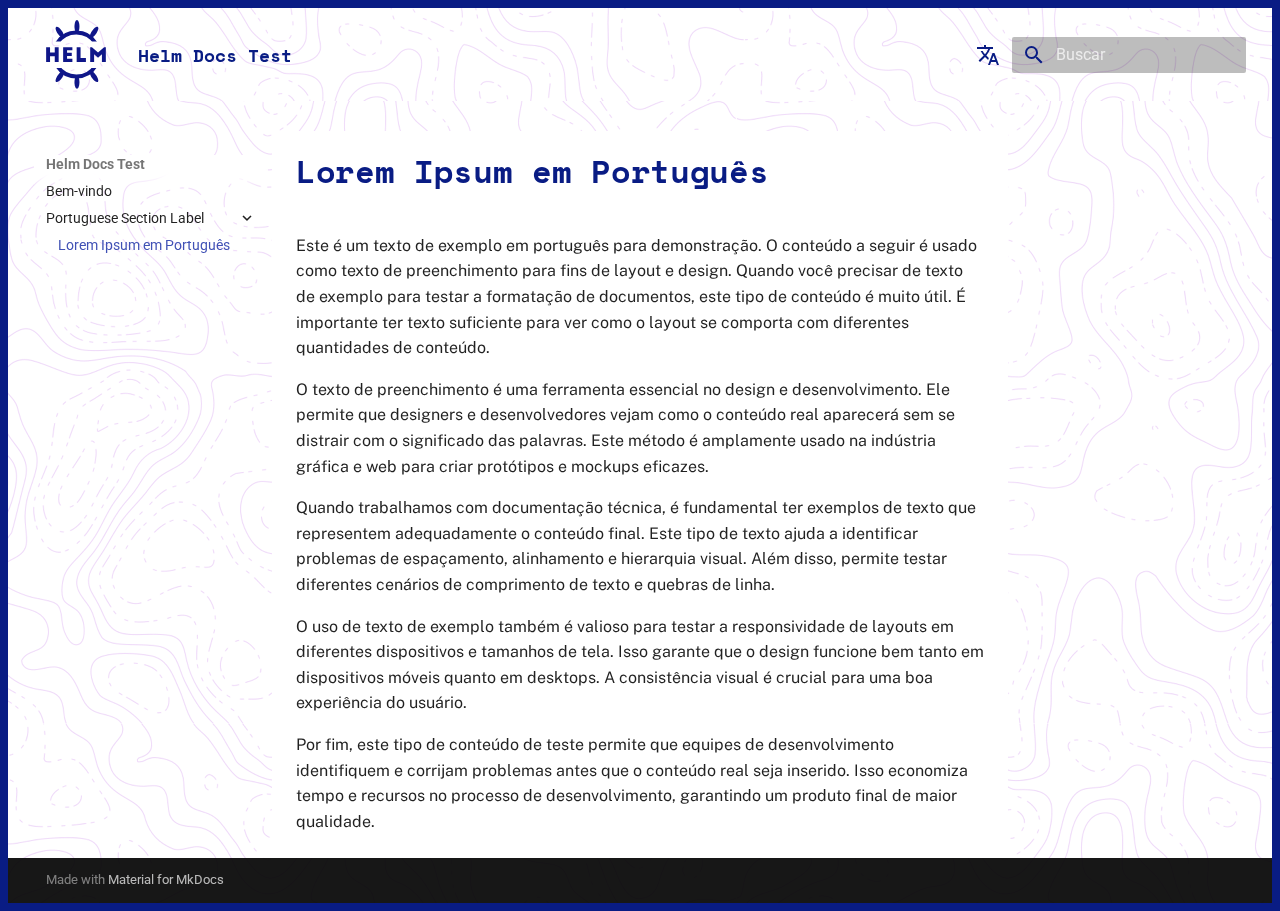
<file: 1.0/pt/lorem-ipsum/index.html>
<!doctype html>
<html lang="pt" class="no-js">
  <head>
    
      <meta charset="utf-8">
      <meta name="viewport" content="width=device-width,initial-scale=1">
      
      
      
        <link rel="canonical" href="https://helm-docs-test.com/1.0/pt/lorem-ipsum/">
      
      
        <link rel="prev" href="../">
      
      
      
      <link rel="icon" href="../../static/images/helm-logo.svg">
      <meta name="generator" content="mkdocs-1.6.1, mkdocs-material-9.6.14">
    
    
      
        <title>Lorem Ipsum em Português - Helm Docs Test</title>
      
    
    
      <link rel="stylesheet" href="../../assets/stylesheets/main.342714a4.min.css">
      
      


    
    
      
    
    
      
        
        
        <link rel="preconnect" href="https://fonts.gstatic.com" crossorigin>
        <link rel="stylesheet" href="https://fonts.googleapis.com/css?family=Roboto:300,300i,400,400i,700,700i%7CRoboto+Mono:400,400i,700,700i&display=fallback">
        <style>:root{--md-text-font:"Roboto";--md-code-font:"Roboto Mono"}</style>
      
    
    
      <link rel="stylesheet" href="../../stylesheets/extra.css">
    
    <script>__md_scope=new URL("../..",location),__md_hash=e=>[...e].reduce(((e,_)=>(e<<5)-e+_.charCodeAt(0)),0),__md_get=(e,_=localStorage,t=__md_scope)=>JSON.parse(_.getItem(t.pathname+"."+e)),__md_set=(e,_,t=localStorage,a=__md_scope)=>{try{t.setItem(a.pathname+"."+e,JSON.stringify(_))}catch(e){}}</script>
    
      

    
    
    
  </head>
  
  
    <body dir="ltr">
  
    
    <input class="md-toggle" data-md-toggle="drawer" type="checkbox" id="__drawer" autocomplete="off">
    <input class="md-toggle" data-md-toggle="search" type="checkbox" id="__search" autocomplete="off">
    <label class="md-overlay" for="__drawer"></label>
    <div data-md-component="skip">
      
        
        <a href="#lorem-ipsum-em-portugues" class="md-skip">
          Ir para o conteúdo
        </a>
      
    </div>
    <div data-md-component="announce">
      
    </div>
    
    
      

  

<header class="md-header md-header--shadow" data-md-component="header">
  <nav class="md-header__inner md-grid" aria-label="Cabeçalho">
    <a href="../" title="Helm Docs Test" class="md-header__button md-logo" aria-label="Helm Docs Test" data-md-component="logo">
      
  <img src="../../static/images/helm.svg" alt="logo">

    </a>
    <label class="md-header__button md-icon" for="__drawer">
      
      <svg xmlns="http://www.w3.org/2000/svg" viewBox="0 0 24 24"><path d="M3 6h18v2H3zm0 5h18v2H3zm0 5h18v2H3z"/></svg>
    </label>
    <div class="md-header__title" data-md-component="header-title">
      <div class="md-header__ellipsis">
        <div class="md-header__topic">
          <span class="md-ellipsis">
            Helm Docs Test
          </span>
        </div>
        <div class="md-header__topic" data-md-component="header-topic">
          <span class="md-ellipsis">
            
              Lorem Ipsum em Português
            
          </span>
        </div>
      </div>
    </div>
    
    
      <script>var palette=__md_get("__palette");if(palette&&palette.color){if("(prefers-color-scheme)"===palette.color.media){var media=matchMedia("(prefers-color-scheme: light)"),input=document.querySelector(media.matches?"[data-md-color-media='(prefers-color-scheme: light)']":"[data-md-color-media='(prefers-color-scheme: dark)']");palette.color.media=input.getAttribute("data-md-color-media"),palette.color.scheme=input.getAttribute("data-md-color-scheme"),palette.color.primary=input.getAttribute("data-md-color-primary"),palette.color.accent=input.getAttribute("data-md-color-accent")}for(var[key,value]of Object.entries(palette.color))document.body.setAttribute("data-md-color-"+key,value)}</script>
    
    
      <div class="md-header__option">
  <div class="md-select">
    
    <button class="md-header__button md-icon" aria-label="Selecione o idioma">
      <svg xmlns="http://www.w3.org/2000/svg" viewBox="0 0 24 24"><path d="m12.87 15.07-2.54-2.51.03-.03A17.5 17.5 0 0 0 14.07 6H17V4h-7V2H8v2H1v2h11.17C11.5 7.92 10.44 9.75 9 11.35 8.07 10.32 7.3 9.19 6.69 8h-2c.73 1.63 1.73 3.17 2.98 4.56l-5.09 5.02L4 19l5-5 3.11 3.11zM18.5 10h-2L12 22h2l1.12-3h4.75L21 22h2zm-2.62 7 1.62-4.33L19.12 17z"/></svg>
    </button>
    <div class="md-select__inner">
      <ul class="md-select__list">
        
          <li class="md-select__item">
            <a href="../../lorem-ipsum/" hreflang="en" class="md-select__link">
              English
            </a>
          </li>
        
          <li class="md-select__item">
            <a href="../../es/lorem-ipsum/" hreflang="es" class="md-select__link">
              Español
            </a>
          </li>
        
          <li class="md-select__item">
            <a href="./" hreflang="pt" class="md-select__link">
              Português
            </a>
          </li>
        
      </ul>
    </div>
  </div>
</div>
    
    
      
      
        <label class="md-header__button md-icon" for="__search">
          
          <svg xmlns="http://www.w3.org/2000/svg" viewBox="0 0 24 24"><path d="M9.5 3A6.5 6.5 0 0 1 16 9.5c0 1.61-.59 3.09-1.56 4.23l.27.27h.79l5 5-1.5 1.5-5-5v-.79l-.27-.27A6.52 6.52 0 0 1 9.5 16 6.5 6.5 0 0 1 3 9.5 6.5 6.5 0 0 1 9.5 3m0 2C7 5 5 7 5 9.5S7 14 9.5 14 14 12 14 9.5 12 5 9.5 5"/></svg>
        </label>
        <div class="md-search" data-md-component="search" role="dialog">
  <label class="md-search__overlay" for="__search"></label>
  <div class="md-search__inner" role="search">
    <form class="md-search__form" name="search">
      <input type="text" class="md-search__input" name="query" aria-label="Buscar" placeholder="Buscar" autocapitalize="off" autocorrect="off" autocomplete="off" spellcheck="false" data-md-component="search-query" required>
      <label class="md-search__icon md-icon" for="__search">
        
        <svg xmlns="http://www.w3.org/2000/svg" viewBox="0 0 24 24"><path d="M9.5 3A6.5 6.5 0 0 1 16 9.5c0 1.61-.59 3.09-1.56 4.23l.27.27h.79l5 5-1.5 1.5-5-5v-.79l-.27-.27A6.52 6.52 0 0 1 9.5 16 6.5 6.5 0 0 1 3 9.5 6.5 6.5 0 0 1 9.5 3m0 2C7 5 5 7 5 9.5S7 14 9.5 14 14 12 14 9.5 12 5 9.5 5"/></svg>
        
        <svg xmlns="http://www.w3.org/2000/svg" viewBox="0 0 24 24"><path d="M20 11v2H8l5.5 5.5-1.42 1.42L4.16 12l7.92-7.92L13.5 5.5 8 11z"/></svg>
      </label>
      <nav class="md-search__options" aria-label="Pesquisar">
        
        <button type="reset" class="md-search__icon md-icon" title="Limpar" aria-label="Limpar" tabindex="-1">
          
          <svg xmlns="http://www.w3.org/2000/svg" viewBox="0 0 24 24"><path d="M19 6.41 17.59 5 12 10.59 6.41 5 5 6.41 10.59 12 5 17.59 6.41 19 12 13.41 17.59 19 19 17.59 13.41 12z"/></svg>
        </button>
      </nav>
      
    </form>
    <div class="md-search__output">
      <div class="md-search__scrollwrap" tabindex="0" data-md-scrollfix>
        <div class="md-search-result" data-md-component="search-result">
          <div class="md-search-result__meta">
            Inicializando a pesquisa
          </div>
          <ol class="md-search-result__list" role="presentation"></ol>
        </div>
      </div>
    </div>
  </div>
</div>
      
    
    
  </nav>
  
</header>
    
    <div class="md-container" data-md-component="container">
      
      
        
          
        
      
      <main class="md-main" data-md-component="main">
        <div class="md-main__inner md-grid">
          
            
              
              <div class="md-sidebar md-sidebar--primary" data-md-component="sidebar" data-md-type="navigation" >
                <div class="md-sidebar__scrollwrap">
                  <div class="md-sidebar__inner">
                    



<nav class="md-nav md-nav--primary" aria-label="Navegação" data-md-level="0">
  <label class="md-nav__title" for="__drawer">
    <a href="../" title="Helm Docs Test" class="md-nav__button md-logo" aria-label="Helm Docs Test" data-md-component="logo">
      
  <img src="../../static/images/helm.svg" alt="logo">

    </a>
    Helm Docs Test
  </label>
  
  <ul class="md-nav__list" data-md-scrollfix>
    
      
      
  
  
  
  
    <li class="md-nav__item">
      <a href="../" class="md-nav__link">
        
  
  
  <span class="md-ellipsis">
    Bem-vindo
    
  </span>
  

      </a>
    </li>
  

    
      
      
  
  
    
  
  
  
    
    
    
    
    
    <li class="md-nav__item md-nav__item--active md-nav__item--nested">
      
        
        
        <input class="md-nav__toggle md-toggle " type="checkbox" id="__nav_2" checked>
        
          
          <label class="md-nav__link" for="__nav_2" id="__nav_2_label" tabindex="0">
            
  
  
  <span class="md-ellipsis">
    Portuguese Section Label
    
  </span>
  

            <span class="md-nav__icon md-icon"></span>
          </label>
        
        <nav class="md-nav" data-md-level="1" aria-labelledby="__nav_2_label" aria-expanded="true">
          <label class="md-nav__title" for="__nav_2">
            <span class="md-nav__icon md-icon"></span>
            Portuguese Section Label
          </label>
          <ul class="md-nav__list" data-md-scrollfix>
            
              
                
  
  
    
  
  
  
    <li class="md-nav__item md-nav__item--active">
      
      <input class="md-nav__toggle md-toggle" type="checkbox" id="__toc">
      
      
        
      
      
      <a href="./" class="md-nav__link md-nav__link--active">
        
  
  
  <span class="md-ellipsis">
    Lorem Ipsum em Português
    
  </span>
  

      </a>
      
    </li>
  

              
            
          </ul>
        </nav>
      
    </li>
  

    
  </ul>
</nav>
                  </div>
                </div>
              </div>
            
            
              
              <div class="md-sidebar md-sidebar--secondary" data-md-component="sidebar" data-md-type="toc" >
                <div class="md-sidebar__scrollwrap">
                  <div class="md-sidebar__inner">
                    

<nav class="md-nav md-nav--secondary" aria-label="Índice">
  
  
  
    
  
  
</nav>
                  </div>
                </div>
              </div>
            
          
          
            <div class="md-content" data-md-component="content">
              <article class="md-content__inner md-typeset">
                
                  



<h1 id="lorem-ipsum-em-portugues">Lorem Ipsum em Português</h1>
<p>Este é um texto de exemplo em português para demonstração. O conteúdo a seguir é usado como texto de preenchimento para fins de layout e design. Quando você precisar de texto de exemplo para testar a formatação de documentos, este tipo de conteúdo é muito útil. É importante ter texto suficiente para ver como o layout se comporta com diferentes quantidades de conteúdo.</p>
<p>O texto de preenchimento é uma ferramenta essencial no design e desenvolvimento. Ele permite que designers e desenvolvedores vejam como o conteúdo real aparecerá sem se distrair com o significado das palavras. Este método é amplamente usado na indústria gráfica e web para criar protótipos e mockups eficazes.</p>
<p>Quando trabalhamos com documentação técnica, é fundamental ter exemplos de texto que representem adequadamente o conteúdo final. Este tipo de texto ajuda a identificar problemas de espaçamento, alinhamento e hierarquia visual. Além disso, permite testar diferentes cenários de comprimento de texto e quebras de linha.</p>
<p>O uso de texto de exemplo também é valioso para testar a responsividade de layouts em diferentes dispositivos e tamanhos de tela. Isso garante que o design funcione bem tanto em dispositivos móveis quanto em desktops. A consistência visual é crucial para uma boa experiência do usuário.</p>
<p>Por fim, este tipo de conteúdo de teste permite que equipes de desenvolvimento identifiquem e corrijam problemas antes que o conteúdo real seja inserido. Isso economiza tempo e recursos no processo de desenvolvimento, garantindo um produto final de maior qualidade. </p>












                
              </article>
            </div>
          
          
<script>var target=document.getElementById(location.hash.slice(1));target&&target.name&&(target.checked=target.name.startsWith("__tabbed_"))</script>
        </div>
        
      </main>
      
        <footer class="md-footer">
  
  <div class="md-footer-meta md-typeset">
    <div class="md-footer-meta__inner md-grid">
      <div class="md-copyright">
  
  
    Made with
    <a href="https://squidfunk.github.io/mkdocs-material/" target="_blank" rel="noopener">
      Material for MkDocs
    </a>
  
</div>
      
    </div>
  </div>
</footer>
      
    </div>
    <div class="md-dialog" data-md-component="dialog">
      <div class="md-dialog__inner md-typeset"></div>
    </div>
    
    
    
      
      <script id="__config" type="application/json">{"base": "../..", "features": [], "search": "../../assets/javascripts/workers/search.d50fe291.min.js", "tags": null, "translations": {"clipboard.copied": "Copiado para \u00e1rea de transfer\u00eancia", "clipboard.copy": "Copiar para \u00e1rea de transfer\u00eancia", "search.result.more.one": "Mais 1 nesta p\u00e1gina", "search.result.more.other": "Mais # nesta p\u00e1gina", "search.result.none": "Nenhum resultado encontrado", "search.result.one": "1 resultado encontrado", "search.result.other": "# resultados encontrados", "search.result.placeholder": "Digite para iniciar a busca", "search.result.term.missing": "Ausente", "select.version": "Selecione a vers\u00e3o"}, "version": null}</script>
    
    
      <script src="../../assets/javascripts/bundle.13a4f30d.min.js"></script>
      
    
  </body>
</html>
</file>
<file: 1.0/stylesheets/extra.css>
/* Import Google Fonts */
@import url('https://fonts.googleapis.com/css2?family=Public+Sans:wght@400;500;600;700&family=Space+Mono:wght@400;700&display=swap');

/* Custom font styles for MkDocs */

/* Paragraph text */
p {
  font-family: "Public Sans", Helvetica, Arial, sans-serif;
}

/* Headings */
.md-header__topic, .md-typeset h1, .md-typeset h2,  .md-typeset h3, .md-typeset h4, .md-typeset h5, .md-typeset h6 {
  font-family: "Space Mono", "Courier New", monaco, monospace;
  color: var(--md-primary-fg-color);
  font-weight: 700;
}

:root  > * {
    --md-primary-fg-color:#091C84;
    --md-primary-bg-color:#091C84;
    --md-primary-fg-color--light:#1B53C2;
}

/* Page border */
body {
  border: 8px solid var(--md-primary-fg-color);
  min-height: 100vh;
  box-sizing: border-box;
  background-image: url("../static/images/topography.png");
  display: flex;
  flex-direction: column;
}

/* Make content extend to the bottom of the page */
.md-main {
  flex: 1;
  display: flex;
  flex-direction: column;
}

.md-main__inner {
  flex: 1;
  display: flex;
}

.md-content {
  background-color: white;
  flex: 1;
  min-height: 100%;
}

.md-header {
    background-image: url("../static/images/topography.png");
}

/* Logo size */
.md-header__button.md-logo img, 
.md-header__button.md-logo svg {
  width: 3rem;
  height: auto;
  transition: transform 0.5s ease;
}

/* Logo hover effect */
/* .md-header__button.md-logo:hover {
  background-color: rgba(249,158,172,0.5);
} */

.md-header__button.md-logo:hover img,
.md-header__button.md-logo:hover svg {
  transform: rotate(180deg);
}

/* .md-header {
    height: 100px;
} */
</file>
<file: 2.0/stylesheets/extra.css>
/* Import Google Fonts */
@import url('https://fonts.googleapis.com/css2?family=Public+Sans:wght@400;500;600;700&family=Space+Mono:wght@400;700&display=swap');

/* Custom font styles for MkDocs */

/* Paragraph text */
p {
  font-family: "Public Sans", Helvetica, Arial, sans-serif;
}

/* Headings */
.md-header__topic, .md-typeset h1, .md-typeset h2,  .md-typeset h3, .md-typeset h4, .md-typeset h5, .md-typeset h6 {
  font-family: "Space Mono", "Courier New", monaco, monospace;
  color: var(--md-primary-fg-color);
  font-weight: 700;
}

:root  > * {
    --md-primary-fg-color:#091C84;
    --md-primary-bg-color:#091C84;
    --md-primary-fg-color--light:#1B53C2;
}

/* Page border */
body {
  border: 8px solid var(--md-primary-fg-color);
  min-height: 100vh;
  box-sizing: border-box;
  background-image: url("../static/images/topography.png");
  display: flex;
  flex-direction: column;
}

/* Make content extend to the bottom of the page */
.md-main {
  flex: 1;
  display: flex;
  flex-direction: column;
}

.md-main__inner {
  flex: 1;
  display: flex;
}

.md-content {
  background-color: white;
  flex: 1;
  min-height: 100%;
}

.md-header {
    background-image: url("../static/images/topography.png");
}

/* Logo size */
.md-header__button.md-logo img, 
.md-header__button.md-logo svg {
  width: 3rem;
  height: auto;
  transition: transform 0.5s ease;
}

/* Logo hover effect */
/* .md-header__button.md-logo:hover {
  background-color: rgba(249,158,172,0.5);
} */

.md-header__button.md-logo:hover img,
.md-header__button.md-logo:hover svg {
  transform: rotate(180deg);
}

/* .md-header {
    height: 100px;
} */
</file>
<file: 1.0/assets/stylesheets/main.342714a4.min.css>
@charset "UTF-8";html{-webkit-text-size-adjust:none;-moz-text-size-adjust:none;text-size-adjust:none;box-sizing:border-box}*,:after,:before{box-sizing:inherit}@media (prefers-reduced-motion){*,:after,:before{transition:none!important}}body{margin:0}a,button,input,label{-webkit-tap-highlight-color:transparent}a{color:inherit;text-decoration:none}hr{border:0;box-sizing:initial;display:block;height:.05rem;overflow:visible;padding:0}small{font-size:80%}sub,sup{line-height:1em}img{border-style:none}table{border-collapse:initial;border-spacing:0}td,th{font-weight:400;vertical-align:top}button{background:#0000;border:0;font-family:inherit;font-size:inherit;margin:0;padding:0}input{border:0;outline:none}:root{--md-primary-fg-color:#4051b5;--md-primary-fg-color--light:#5d6cc0;--md-primary-fg-color--dark:#303fa1;--md-primary-bg-color:#fff;--md-primary-bg-color--light:#ffffffb3;--md-accent-fg-color:#526cfe;--md-accent-fg-color--transparent:#526cfe1a;--md-accent-bg-color:#fff;--md-accent-bg-color--light:#ffffffb3}[data-md-color-scheme=default]{color-scheme:light}[data-md-color-scheme=default] img[src$="#gh-dark-mode-only"],[data-md-color-scheme=default] img[src$="#only-dark"]{display:none}:root,[data-md-color-scheme=default]{--md-hue:225deg;--md-default-fg-color:#000000de;--md-default-fg-color--light:#0000008a;--md-default-fg-color--lighter:#00000052;--md-default-fg-color--lightest:#00000012;--md-default-bg-color:#fff;--md-default-bg-color--light:#ffffffb3;--md-default-bg-color--lighter:#ffffff4d;--md-default-bg-color--lightest:#ffffff1f;--md-code-fg-color:#36464e;--md-code-bg-color:#f5f5f5;--md-code-hl-color:#4287ff;--md-code-hl-color--light:#4287ff1a;--md-code-hl-number-color:#d52a2a;--md-code-hl-special-color:#db1457;--md-code-hl-function-color:#a846b9;--md-code-hl-constant-color:#6e59d9;--md-code-hl-keyword-color:#3f6ec6;--md-code-hl-string-color:#1c7d4d;--md-code-hl-name-color:var(--md-code-fg-color);--md-code-hl-operator-color:var(--md-default-fg-color--light);--md-code-hl-punctuation-color:var(--md-default-fg-color--light);--md-code-hl-comment-color:var(--md-default-fg-color--light);--md-code-hl-generic-color:var(--md-default-fg-color--light);--md-code-hl-variable-color:var(--md-default-fg-color--light);--md-typeset-color:var(--md-default-fg-color);--md-typeset-a-color:var(--md-primary-fg-color);--md-typeset-del-color:#f5503d26;--md-typeset-ins-color:#0bd57026;--md-typeset-kbd-color:#fafafa;--md-typeset-kbd-accent-color:#fff;--md-typeset-kbd-border-color:#b8b8b8;--md-typeset-mark-color:#ffff0080;--md-typeset-table-color:#0000001f;--md-typeset-table-color--light:rgba(0,0,0,.035);--md-admonition-fg-color:var(--md-default-fg-color);--md-admonition-bg-color:var(--md-default-bg-color);--md-warning-fg-color:#000000de;--md-warning-bg-color:#ff9;--md-footer-fg-color:#fff;--md-footer-fg-color--light:#ffffffb3;--md-footer-fg-color--lighter:#ffffff73;--md-footer-bg-color:#000000de;--md-footer-bg-color--dark:#00000052;--md-shadow-z1:0 0.2rem 0.5rem #0000000d,0 0 0.05rem #0000001a;--md-shadow-z2:0 0.2rem 0.5rem #0000001a,0 0 0.05rem #00000040;--md-shadow-z3:0 0.2rem 0.5rem #0003,0 0 0.05rem #00000059}.md-icon svg{fill:currentcolor;display:block;height:1.2rem;width:1.2rem}body{-webkit-font-smoothing:antialiased;-moz-osx-font-smoothing:grayscale;--md-text-font-family:var(--md-text-font,_),-apple-system,BlinkMacSystemFont,Helvetica,Arial,sans-serif;--md-code-font-family:var(--md-code-font,_),SFMono-Regular,Consolas,Menlo,monospace}aside,body,input{font-feature-settings:"kern","liga";color:var(--md-typeset-color);font-family:var(--md-text-font-family)}code,kbd,pre{font-feature-settings:"kern";font-family:var(--md-code-font-family)}:root{--md-typeset-table-sort-icon:url('data:image/svg+xml;charset=utf-8,<svg xmlns="http://www.w3.org/2000/svg" viewBox="0 0 24 24"><path d="m18 21-4-4h3V7h-3l4-4 4 4h-3v10h3M2 19v-2h10v2M2 13v-2h7v2M2 7V5h4v2z"/></svg>');--md-typeset-table-sort-icon--asc:url('data:image/svg+xml;charset=utf-8,<svg xmlns="http://www.w3.org/2000/svg" viewBox="0 0 24 24"><path d="M19 17h3l-4 4-4-4h3V3h2M2 17h10v2H2M6 5v2H2V5m0 6h7v2H2z"/></svg>');--md-typeset-table-sort-icon--desc:url('data:image/svg+xml;charset=utf-8,<svg xmlns="http://www.w3.org/2000/svg" viewBox="0 0 24 24"><path d="M19 7h3l-4-4-4 4h3v14h2M2 17h10v2H2M6 5v2H2V5m0 6h7v2H2z"/></svg>')}.md-typeset{-webkit-print-color-adjust:exact;color-adjust:exact;font-size:.8rem;line-height:1.6;overflow-wrap:break-word}@media print{.md-typeset{font-size:.68rem}}.md-typeset blockquote,.md-typeset dl,.md-typeset figure,.md-typeset ol,.md-typeset pre,.md-typeset ul{margin-bottom:1em;margin-top:1em}.md-typeset h1{color:var(--md-default-fg-color--light);font-size:2em;line-height:1.3;margin:0 0 1.25em}.md-typeset h1,.md-typeset h2{font-weight:300;letter-spacing:-.01em}.md-typeset h2{font-size:1.5625em;line-height:1.4;margin:1.6em 0 .64em}.md-typeset h3{font-size:1.25em;font-weight:400;letter-spacing:-.01em;line-height:1.5;margin:1.6em 0 .8em}.md-typeset h2+h3{margin-top:.8em}.md-typeset h4{font-weight:700;letter-spacing:-.01em;margin:1em 0}.md-typeset h5,.md-typeset h6{color:var(--md-default-fg-color--light);font-size:.8em;font-weight:700;letter-spacing:-.01em;margin:1.25em 0}.md-typeset h5{text-transform:uppercase}.md-typeset h5 code{text-transform:none}.md-typeset hr{border-bottom:.05rem solid var(--md-default-fg-color--lightest);display:flow-root;margin:1.5em 0}.md-typeset a{color:var(--md-typeset-a-color);word-break:break-word}.md-typeset a,.md-typeset a:before{transition:color 125ms}.md-typeset a:focus,.md-typeset a:hover{color:var(--md-accent-fg-color)}.md-typeset a:focus code,.md-typeset a:hover code{background-color:var(--md-accent-fg-color--transparent)}.md-typeset a code{color:currentcolor;transition:background-color 125ms}.md-typeset a.focus-visible{outline-color:var(--md-accent-fg-color);outline-offset:.2rem}.md-typeset code,.md-typeset kbd,.md-typeset pre{color:var(--md-code-fg-color);direction:ltr;font-variant-ligatures:none}@media print{.md-typeset code,.md-typeset kbd,.md-typeset pre{white-space:pre-wrap}}.md-typeset code{background-color:var(--md-code-bg-color);border-radius:.1rem;-webkit-box-decoration-break:clone;box-decoration-break:clone;font-size:.85em;padding:0 .2941176471em;word-break:break-word}.md-typeset code:not(.focus-visible){-webkit-tap-highlight-color:transparent;outline:none}.md-typeset pre{display:flow-root;line-height:1.4;position:relative}.md-typeset pre>code{-webkit-box-decoration-break:slice;box-decoration-break:slice;box-shadow:none;display:block;margin:0;outline-color:var(--md-accent-fg-color);overflow:auto;padding:.7720588235em 1.1764705882em;scrollbar-color:var(--md-default-fg-color--lighter) #0000;scrollbar-width:thin;touch-action:auto;word-break:normal}.md-typeset pre>code:hover{scrollbar-color:var(--md-accent-fg-color) #0000}.md-typeset pre>code::-webkit-scrollbar{height:.2rem;width:.2rem}.md-typeset pre>code::-webkit-scrollbar-thumb{background-color:var(--md-default-fg-color--lighter)}.md-typeset pre>code::-webkit-scrollbar-thumb:hover{background-color:var(--md-accent-fg-color)}.md-typeset kbd{background-color:var(--md-typeset-kbd-color);border-radius:.1rem;box-shadow:0 .1rem 0 .05rem var(--md-typeset-kbd-border-color),0 .1rem 0 var(--md-typeset-kbd-border-color),0 -.1rem .2rem var(--md-typeset-kbd-accent-color) inset;color:var(--md-default-fg-color);display:inline-block;font-size:.75em;padding:0 .6666666667em;vertical-align:text-top;word-break:break-word}.md-typeset mark{background-color:var(--md-typeset-mark-color);-webkit-box-decoration-break:clone;box-decoration-break:clone;color:inherit;word-break:break-word}.md-typeset abbr{border-bottom:.05rem dotted var(--md-default-fg-color--light);cursor:help;text-decoration:none}.md-typeset small{opacity:.75}[dir=ltr] .md-typeset sub,[dir=ltr] .md-typeset sup{margin-left:.078125em}[dir=rtl] .md-typeset sub,[dir=rtl] .md-typeset sup{margin-right:.078125em}[dir=ltr] .md-typeset blockquote{padding-left:.6rem}[dir=rtl] .md-typeset blockquote{padding-right:.6rem}[dir=ltr] .md-typeset blockquote{border-left:.2rem solid var(--md-default-fg-color--lighter)}[dir=rtl] .md-typeset blockquote{border-right:.2rem solid var(--md-default-fg-color--lighter)}.md-typeset blockquote{color:var(--md-default-fg-color--light);margin-left:0;margin-right:0}.md-typeset ul{list-style-type:disc}.md-typeset ul[type]{list-style-type:revert-layer}[dir=ltr] .md-typeset ol,[dir=ltr] .md-typeset ul{margin-left:.625em}[dir=rtl] .md-typeset ol,[dir=rtl] .md-typeset ul{margin-right:.625em}.md-typeset ol,.md-typeset ul{padding:0}.md-typeset ol:not([hidden]),.md-typeset ul:not([hidden]){display:flow-root}.md-typeset ol ol,.md-typeset ul ol{list-style-type:lower-alpha}.md-typeset ol ol ol,.md-typeset ul ol ol{list-style-type:lower-roman}.md-typeset ol ol ol ol,.md-typeset ul ol ol ol{list-style-type:upper-alpha}.md-typeset ol ol ol ol ol,.md-typeset ul ol ol ol ol{list-style-type:upper-roman}.md-typeset ol[type],.md-typeset ul[type]{list-style-type:revert-layer}[dir=ltr] .md-typeset ol li,[dir=ltr] .md-typeset ul li{margin-left:1.25em}[dir=rtl] .md-typeset ol li,[dir=rtl] .md-typeset ul li{margin-right:1.25em}.md-typeset ol li,.md-typeset ul li{margin-bottom:.5em}.md-typeset ol li blockquote,.md-typeset ol li p,.md-typeset ul li blockquote,.md-typeset ul li p{margin:.5em 0}.md-typeset ol li:last-child,.md-typeset ul li:last-child{margin-bottom:0}[dir=ltr] .md-typeset ol li ol,[dir=ltr] .md-typeset ol li ul,[dir=ltr] .md-typeset ul li ol,[dir=ltr] .md-typeset ul li ul{margin-left:.625em}[dir=rtl] .md-typeset ol li ol,[dir=rtl] .md-typeset ol li ul,[dir=rtl] .md-typeset ul li ol,[dir=rtl] .md-typeset ul li ul{margin-right:.625em}.md-typeset ol li ol,.md-typeset ol li ul,.md-typeset ul li ol,.md-typeset ul li ul{margin-bottom:.5em;margin-top:.5em}[dir=ltr] .md-typeset dd{margin-left:1.875em}[dir=rtl] .md-typeset dd{margin-right:1.875em}.md-typeset dd{margin-bottom:1.5em;margin-top:1em}.md-typeset img,.md-typeset svg,.md-typeset video{height:auto;max-width:100%}.md-typeset img[align=left]{margin:1em 1em 1em 0}.md-typeset img[align=right]{margin:1em 0 1em 1em}.md-typeset img[align]:only-child{margin-top:0}.md-typeset figure{display:flow-root;margin:1em auto;max-width:100%;text-align:center;width:-moz-fit-content;width:fit-content}.md-typeset figure img{display:block;margin:0 auto}.md-typeset figcaption{font-style:italic;margin:1em auto;max-width:24rem}.md-typeset iframe{max-width:100%}.md-typeset table:not([class]){background-color:var(--md-default-bg-color);border:.05rem solid var(--md-typeset-table-color);border-radius:.1rem;display:inline-block;font-size:.64rem;max-width:100%;overflow:auto;touch-action:auto}@media print{.md-typeset table:not([class]){display:table}}.md-typeset table:not([class])+*{margin-top:1.5em}.md-typeset table:not([class]) td>:first-child,.md-typeset table:not([class]) th>:first-child{margin-top:0}.md-typeset table:not([class]) td>:last-child,.md-typeset table:not([class]) th>:last-child{margin-bottom:0}.md-typeset table:not([class]) td:not([align]),.md-typeset table:not([class]) th:not([align]){text-align:left}[dir=rtl] .md-typeset table:not([class]) td:not([align]),[dir=rtl] .md-typeset table:not([class]) th:not([align]){text-align:right}.md-typeset table:not([class]) th{font-weight:700;min-width:5rem;padding:.9375em 1.25em;vertical-align:top}.md-typeset table:not([class]) td{border-top:.05rem solid var(--md-typeset-table-color);padding:.9375em 1.25em;vertical-align:top}.md-typeset table:not([class]) tbody tr{transition:background-color 125ms}.md-typeset table:not([class]) tbody tr:hover{background-color:var(--md-typeset-table-color--light);box-shadow:0 .05rem 0 var(--md-default-bg-color) inset}.md-typeset table:not([class]) a{word-break:normal}.md-typeset table th[role=columnheader]{cursor:pointer}[dir=ltr] .md-typeset table th[role=columnheader]:after{margin-left:.5em}[dir=rtl] .md-typeset table th[role=columnheader]:after{margin-right:.5em}.md-typeset table th[role=columnheader]:after{content:"";display:inline-block;height:1.2em;-webkit-mask-image:var(--md-typeset-table-sort-icon);mask-image:var(--md-typeset-table-sort-icon);-webkit-mask-repeat:no-repeat;mask-repeat:no-repeat;-webkit-mask-size:contain;mask-size:contain;transition:background-color 125ms;vertical-align:text-bottom;width:1.2em}.md-typeset table th[role=columnheader]:hover:after{background-color:var(--md-default-fg-color--lighter)}.md-typeset table th[role=columnheader][aria-sort=ascending]:after{background-color:var(--md-default-fg-color--light);-webkit-mask-image:var(--md-typeset-table-sort-icon--asc);mask-image:var(--md-typeset-table-sort-icon--asc)}.md-typeset table th[role=columnheader][aria-sort=descending]:after{background-color:var(--md-default-fg-color--light);-webkit-mask-image:var(--md-typeset-table-sort-icon--desc);mask-image:var(--md-typeset-table-sort-icon--desc)}.md-typeset__scrollwrap{margin:1em -.8rem;overflow-x:auto;touch-action:auto}.md-typeset__table{display:inline-block;margin-bottom:.5em;padding:0 .8rem}@media print{.md-typeset__table{display:block}}html .md-typeset__table table{display:table;margin:0;overflow:hidden;width:100%}@media screen and (max-width:44.984375em){.md-content__inner>pre{margin:1em -.8rem}.md-content__inner>pre code{border-radius:0}}.md-typeset .md-author{border-radius:100%;display:block;flex-shrink:0;height:1.6rem;overflow:hidden;position:relative;transition:color 125ms,transform 125ms;width:1.6rem}.md-typeset .md-author img{display:block}.md-typeset .md-author--more{background:var(--md-default-fg-color--lightest);color:var(--md-default-fg-color--lighter);font-size:.6rem;font-weight:700;line-height:1.6rem;text-align:center}.md-typeset .md-author--long{height:2.4rem;width:2.4rem}.md-typeset a.md-author{transform:scale(1)}.md-typeset a.md-author img{border-radius:100%;filter:grayscale(100%) opacity(75%);transition:filter 125ms}.md-typeset a.md-author:focus,.md-typeset a.md-author:hover{transform:scale(1.1);z-index:1}.md-typeset a.md-author:focus img,.md-typeset a.md-author:hover img{filter:grayscale(0)}.md-banner{background-color:var(--md-footer-bg-color);color:var(--md-footer-fg-color);overflow:auto}@media print{.md-banner{display:none}}.md-banner--warning{background-color:var(--md-warning-bg-color);color:var(--md-warning-fg-color)}.md-banner__inner{font-size:.7rem;margin:.6rem auto;padding:0 .8rem}[dir=ltr] .md-banner__button{float:right}[dir=rtl] .md-banner__button{float:left}.md-banner__button{color:inherit;cursor:pointer;transition:opacity .25s}.no-js .md-banner__button{display:none}.md-banner__button:hover{opacity:.7}html{font-size:125%;height:100%;overflow-x:hidden}@media screen and (min-width:100em){html{font-size:137.5%}}@media screen and (min-width:125em){html{font-size:150%}}body{background-color:var(--md-default-bg-color);display:flex;flex-direction:column;font-size:.5rem;min-height:100%;position:relative;width:100%}@media print{body{display:block}}@media screen and (max-width:59.984375em){body[data-md-scrolllock]{position:fixed}}.md-grid{margin-left:auto;margin-right:auto;max-width:61rem}.md-container{display:flex;flex-direction:column;flex-grow:1}@media print{.md-container{display:block}}.md-main{flex-grow:1}.md-main__inner{display:flex;height:100%;margin-top:1.5rem}.md-ellipsis{overflow:hidden;text-overflow:ellipsis}.md-toggle{display:none}.md-option{height:0;opacity:0;position:absolute;width:0}.md-option:checked+label:not([hidden]){display:block}.md-option.focus-visible+label{outline-color:var(--md-accent-fg-color);outline-style:auto}.md-skip{background-color:var(--md-default-fg-color);border-radius:.1rem;color:var(--md-default-bg-color);font-size:.64rem;margin:.5rem;opacity:0;outline-color:var(--md-accent-fg-color);padding:.3rem .5rem;position:fixed;transform:translateY(.4rem);z-index:-1}.md-skip:focus{opacity:1;transform:translateY(0);transition:transform .25s cubic-bezier(.4,0,.2,1),opacity 175ms 75ms;z-index:10}@page{margin:25mm}:root{--md-clipboard-icon:url('data:image/svg+xml;charset=utf-8,<svg xmlns="http://www.w3.org/2000/svg" viewBox="0 0 24 24"><path d="M19 21H8V7h11m0-2H8a2 2 0 0 0-2 2v14a2 2 0 0 0 2 2h11a2 2 0 0 0 2-2V7a2 2 0 0 0-2-2m-3-4H4a2 2 0 0 0-2 2v14h2V3h12z"/></svg>')}.md-clipboard{border-radius:.1rem;color:var(--md-default-fg-color--lightest);cursor:pointer;height:1.5em;outline-color:var(--md-accent-fg-color);outline-offset:.1rem;position:absolute;right:.5em;top:.5em;transition:color .25s;width:1.5em;z-index:1}@media print{.md-clipboard{display:none}}.md-clipboard:not(.focus-visible){-webkit-tap-highlight-color:transparent;outline:none}:hover>.md-clipboard{color:var(--md-default-fg-color--light)}.md-clipboard:focus,.md-clipboard:hover{color:var(--md-accent-fg-color)}.md-clipboard:after{background-color:currentcolor;content:"";display:block;height:1.125em;margin:0 auto;-webkit-mask-image:var(--md-clipboard-icon);mask-image:var(--md-clipboard-icon);-webkit-mask-position:center;mask-position:center;-webkit-mask-repeat:no-repeat;mask-repeat:no-repeat;-webkit-mask-size:contain;mask-size:contain;width:1.125em}.md-clipboard--inline{cursor:pointer}.md-clipboard--inline code{transition:color .25s,background-color .25s}.md-clipboard--inline:focus code,.md-clipboard--inline:hover code{background-color:var(--md-accent-fg-color--transparent);color:var(--md-accent-fg-color)}.md-typeset .md-code__content{display:grid}@keyframes consent{0%{opacity:0;transform:translateY(100%)}to{opacity:1;transform:translateY(0)}}@keyframes overlay{0%{opacity:0}to{opacity:1}}.md-consent__overlay{animation:overlay .25s both;-webkit-backdrop-filter:blur(.1rem);backdrop-filter:blur(.1rem);background-color:#0000008a;height:100%;opacity:1;position:fixed;top:0;width:100%;z-index:5}.md-consent__inner{animation:consent .5s cubic-bezier(.1,.7,.1,1) both;background-color:var(--md-default-bg-color);border:0;border-radius:.1rem;bottom:0;box-shadow:0 0 .2rem #0000001a,0 .2rem .4rem #0003;max-height:100%;overflow:auto;padding:0;position:fixed;width:100%;z-index:5}.md-consent__form{padding:.8rem}.md-consent__settings{display:none;margin:1em 0}input:checked+.md-consent__settings{display:block}.md-consent__controls{margin-bottom:.8rem}.md-typeset .md-consent__controls .md-button{display:inline}@media screen and (max-width:44.984375em){.md-typeset .md-consent__controls .md-button{display:block;margin-top:.4rem;text-align:center;width:100%}}.md-consent label{cursor:pointer}.md-content{flex-grow:1;min-width:0}.md-content__inner{margin:0 .8rem 1.2rem;padding-top:.6rem}@media screen and (min-width:76.25em){[dir=ltr] .md-sidebar--primary:not([hidden])~.md-content>.md-content__inner{margin-left:1.2rem}[dir=ltr] .md-sidebar--secondary:not([hidden])~.md-content>.md-content__inner,[dir=rtl] .md-sidebar--primary:not([hidden])~.md-content>.md-content__inner{margin-right:1.2rem}[dir=rtl] .md-sidebar--secondary:not([hidden])~.md-content>.md-content__inner{margin-left:1.2rem}}.md-content__inner:before{content:"";display:block;height:.4rem}.md-content__inner>:last-child{margin-bottom:0}[dir=ltr] .md-content__button{float:right}[dir=rtl] .md-content__button{float:left}[dir=ltr] .md-content__button{margin-left:.4rem}[dir=rtl] .md-content__button{margin-right:.4rem}.md-content__button{margin:.4rem 0;padding:0}@media print{.md-content__button{display:none}}.md-typeset .md-content__button{color:var(--md-default-fg-color--lighter)}.md-content__button svg{display:inline;vertical-align:top}[dir=rtl] .md-content__button svg{transform:scaleX(-1)}[dir=ltr] .md-dialog{right:.8rem}[dir=rtl] .md-dialog{left:.8rem}.md-dialog{background-color:var(--md-default-fg-color);border-radius:.1rem;bottom:.8rem;box-shadow:var(--md-shadow-z3);min-width:11.1rem;opacity:0;padding:.4rem .6rem;pointer-events:none;position:fixed;transform:translateY(100%);transition:transform 0ms .4s,opacity .4s;z-index:4}@media print{.md-dialog{display:none}}.md-dialog--active{opacity:1;pointer-events:auto;transform:translateY(0);transition:transform .4s cubic-bezier(.075,.85,.175,1),opacity .4s}.md-dialog__inner{color:var(--md-default-bg-color);font-size:.7rem}.md-feedback{margin:2em 0 1em;text-align:center}.md-feedback fieldset{border:none;margin:0;padding:0}.md-feedback__title{font-weight:700;margin:1em auto}.md-feedback__inner{position:relative}.md-feedback__list{display:flex;flex-wrap:wrap;place-content:baseline center;position:relative}.md-feedback__list:hover .md-icon:not(:disabled){color:var(--md-default-fg-color--lighter)}:disabled .md-feedback__list{min-height:1.8rem}.md-feedback__icon{color:var(--md-default-fg-color--light);cursor:pointer;flex-shrink:0;margin:0 .1rem;transition:color 125ms}.md-feedback__icon:not(:disabled).md-icon:hover{color:var(--md-accent-fg-color)}.md-feedback__icon:disabled{color:var(--md-default-fg-color--lightest);pointer-events:none}.md-feedback__note{opacity:0;position:relative;transform:translateY(.4rem);transition:transform .4s cubic-bezier(.1,.7,.1,1),opacity .15s}.md-feedback__note>*{margin:0 auto;max-width:16rem}:disabled .md-feedback__note{opacity:1;transform:translateY(0)}@media print{.md-feedback{display:none}}.md-footer{background-color:var(--md-footer-bg-color);color:var(--md-footer-fg-color)}@media print{.md-footer{display:none}}.md-footer__inner{justify-content:space-between;overflow:auto;padding:.2rem}.md-footer__inner:not([hidden]){display:flex}.md-footer__link{align-items:end;display:flex;flex-grow:0.01;margin-bottom:.4rem;margin-top:1rem;max-width:100%;outline-color:var(--md-accent-fg-color);overflow:hidden;transition:opacity .25s}.md-footer__link:focus,.md-footer__link:hover{opacity:.7}[dir=rtl] .md-footer__link svg{transform:scaleX(-1)}@media screen and (max-width:44.984375em){.md-footer__link--prev{flex-shrink:0}.md-footer__link--prev .md-footer__title{display:none}}[dir=ltr] .md-footer__link--next{margin-left:auto}[dir=rtl] .md-footer__link--next{margin-right:auto}.md-footer__link--next{text-align:right}[dir=rtl] .md-footer__link--next{text-align:left}.md-footer__title{flex-grow:1;font-size:.9rem;margin-bottom:.7rem;max-width:calc(100% - 2.4rem);padding:0 1rem;white-space:nowrap}.md-footer__button{margin:.2rem;padding:.4rem}.md-footer__direction{font-size:.64rem;opacity:.7}.md-footer-meta{background-color:var(--md-footer-bg-color--dark)}.md-footer-meta__inner{display:flex;flex-wrap:wrap;justify-content:space-between;padding:.2rem}html .md-footer-meta.md-typeset a{color:var(--md-footer-fg-color--light)}html .md-footer-meta.md-typeset a:focus,html .md-footer-meta.md-typeset a:hover{color:var(--md-footer-fg-color)}.md-copyright{color:var(--md-footer-fg-color--lighter);font-size:.64rem;margin:auto .6rem;padding:.4rem 0;width:100%}@media screen and (min-width:45em){.md-copyright{width:auto}}.md-copyright__highlight{color:var(--md-footer-fg-color--light)}.md-social{display:inline-flex;gap:.2rem;margin:0 .4rem;padding:.2rem 0 .6rem}@media screen and (min-width:45em){.md-social{padding:.6rem 0}}.md-social__link{display:inline-block;height:1.6rem;text-align:center;width:1.6rem}.md-social__link:before{line-height:1.9}.md-social__link svg{fill:currentcolor;max-height:.8rem;vertical-align:-25%}.md-typeset .md-button{border:.1rem solid;border-radius:.1rem;color:var(--md-primary-fg-color);cursor:pointer;display:inline-block;font-weight:700;padding:.625em 2em;transition:color 125ms,background-color 125ms,border-color 125ms}.md-typeset .md-button--primary{background-color:var(--md-primary-fg-color);border-color:var(--md-primary-fg-color);color:var(--md-primary-bg-color)}.md-typeset .md-button:focus,.md-typeset .md-button:hover{background-color:var(--md-accent-fg-color);border-color:var(--md-accent-fg-color);color:var(--md-accent-bg-color)}[dir=ltr] .md-typeset .md-input{border-top-left-radius:.1rem}[dir=ltr] .md-typeset .md-input,[dir=rtl] .md-typeset .md-input{border-top-right-radius:.1rem}[dir=rtl] .md-typeset .md-input{border-top-left-radius:.1rem}.md-typeset .md-input{border-bottom:.1rem solid var(--md-default-fg-color--lighter);box-shadow:var(--md-shadow-z1);font-size:.8rem;height:1.8rem;padding:0 .6rem;transition:border .25s,box-shadow .25s}.md-typeset .md-input:focus,.md-typeset .md-input:hover{border-bottom-color:var(--md-accent-fg-color);box-shadow:var(--md-shadow-z2)}.md-typeset .md-input--stretch{width:100%}.md-header{background-color:var(--md-primary-fg-color);box-shadow:0 0 .2rem #0000,0 .2rem .4rem #0000;color:var(--md-primary-bg-color);display:block;left:0;position:sticky;right:0;top:0;z-index:4}@media print{.md-header{display:none}}.md-header[hidden]{transform:translateY(-100%);transition:transform .25s cubic-bezier(.8,0,.6,1),box-shadow .25s}.md-header--shadow{box-shadow:0 0 .2rem #0000001a,0 .2rem .4rem #0003;transition:transform .25s cubic-bezier(.1,.7,.1,1),box-shadow .25s}.md-header__inner{align-items:center;display:flex;padding:0 .2rem}.md-header__button{color:currentcolor;cursor:pointer;margin:.2rem;outline-color:var(--md-accent-fg-color);padding:.4rem;position:relative;transition:opacity .25s;vertical-align:middle;z-index:1}.md-header__button:hover{opacity:.7}.md-header__button:not([hidden]){display:inline-block}.md-header__button:not(.focus-visible){-webkit-tap-highlight-color:transparent;outline:none}.md-header__button.md-logo{margin:.2rem;padding:.4rem}@media screen and (max-width:76.234375em){.md-header__button.md-logo{display:none}}.md-header__button.md-logo img,.md-header__button.md-logo svg{fill:currentcolor;display:block;height:1.2rem;width:auto}@media screen and (min-width:60em){.md-header__button[for=__search]{display:none}}.no-js .md-header__button[for=__search]{display:none}[dir=rtl] .md-header__button[for=__search] svg{transform:scaleX(-1)}@media screen and (min-width:76.25em){.md-header__button[for=__drawer]{display:none}}.md-header__topic{display:flex;max-width:100%;position:absolute;transition:transform .4s cubic-bezier(.1,.7,.1,1),opacity .15s;white-space:nowrap}.md-header__topic+.md-header__topic{opacity:0;pointer-events:none;transform:translateX(1.25rem);transition:transform .4s cubic-bezier(1,.7,.1,.1),opacity .15s;z-index:-1}[dir=rtl] .md-header__topic+.md-header__topic{transform:translateX(-1.25rem)}.md-header__topic:first-child{font-weight:700}[dir=ltr] .md-header__title{margin-left:1rem;margin-right:.4rem}[dir=rtl] .md-header__title{margin-left:.4rem;margin-right:1rem}.md-header__title{flex-grow:1;font-size:.9rem;height:2.4rem;line-height:2.4rem}.md-header__title--active .md-header__topic{opacity:0;pointer-events:none;transform:translateX(-1.25rem);transition:transform .4s cubic-bezier(1,.7,.1,.1),opacity .15s;z-index:-1}[dir=rtl] .md-header__title--active .md-header__topic{transform:translateX(1.25rem)}.md-header__title--active .md-header__topic+.md-header__topic{opacity:1;pointer-events:auto;transform:translateX(0);transition:transform .4s cubic-bezier(.1,.7,.1,1),opacity .15s;z-index:0}.md-header__title>.md-header__ellipsis{height:100%;position:relative;width:100%}.md-header__option{display:flex;flex-shrink:0;max-width:100%;transition:max-width 0ms .25s,opacity .25s .25s;white-space:nowrap}[data-md-toggle=search]:checked~.md-header .md-header__option{max-width:0;opacity:0;transition:max-width 0ms,opacity 0ms}.md-header__option>input{bottom:0}.md-header__source{display:none}@media screen and (min-width:60em){[dir=ltr] .md-header__source{margin-left:1rem}[dir=rtl] .md-header__source{margin-right:1rem}.md-header__source{display:block;max-width:11.7rem;width:11.7rem}}@media screen and (min-width:76.25em){[dir=ltr] .md-header__source{margin-left:1.4rem}[dir=rtl] .md-header__source{margin-right:1.4rem}}.md-meta{color:var(--md-default-fg-color--light);font-size:.7rem;line-height:1.3}.md-meta__list{display:inline-flex;flex-wrap:wrap;list-style:none;margin:0;padding:0}.md-meta__item:not(:last-child):after{content:"·";margin-left:.2rem;margin-right:.2rem}.md-meta__link{color:var(--md-typeset-a-color)}.md-meta__link:focus,.md-meta__link:hover{color:var(--md-accent-fg-color)}.md-draft{background-color:#ff1744;border-radius:.125em;color:#fff;display:inline-block;font-weight:700;padding-left:.5714285714em;padding-right:.5714285714em}:root{--md-nav-icon--prev:url('data:image/svg+xml;charset=utf-8,<svg xmlns="http://www.w3.org/2000/svg" viewBox="0 0 24 24"><path d="M20 11v2H8l5.5 5.5-1.42 1.42L4.16 12l7.92-7.92L13.5 5.5 8 11z"/></svg>');--md-nav-icon--next:url('data:image/svg+xml;charset=utf-8,<svg xmlns="http://www.w3.org/2000/svg" viewBox="0 0 24 24"><path d="M8.59 16.58 13.17 12 8.59 7.41 10 6l6 6-6 6z"/></svg>');--md-toc-icon:url('data:image/svg+xml;charset=utf-8,<svg xmlns="http://www.w3.org/2000/svg" viewBox="0 0 24 24"><path d="M3 9h14V7H3zm0 4h14v-2H3zm0 4h14v-2H3zm16 0h2v-2h-2zm0-10v2h2V7zm0 6h2v-2h-2z"/></svg>')}.md-nav{font-size:.7rem;line-height:1.3}.md-nav__title{color:var(--md-default-fg-color--light);display:block;font-weight:700;overflow:hidden;padding:0 .6rem;text-overflow:ellipsis}.md-nav__title .md-nav__button{display:none}.md-nav__title .md-nav__button img{height:100%;width:auto}.md-nav__title .md-nav__button.md-logo img,.md-nav__title .md-nav__button.md-logo svg{fill:currentcolor;display:block;height:2.4rem;max-width:100%;object-fit:contain;width:auto}.md-nav__list{list-style:none;margin:0;padding:0}.md-nav__link{align-items:flex-start;display:flex;gap:.4rem;margin-top:.625em;scroll-snap-align:start;transition:color 125ms}.md-nav__link--passed{color:var(--md-default-fg-color--light)}.md-nav__item .md-nav__link--active,.md-nav__item .md-nav__link--active code{color:var(--md-typeset-a-color)}.md-nav__link .md-ellipsis{position:relative}[dir=ltr] .md-nav__link .md-icon:last-child{margin-left:auto}[dir=rtl] .md-nav__link .md-icon:last-child{margin-right:auto}.md-nav__link svg{fill:currentcolor;flex-shrink:0;height:1.3em;position:relative}.md-nav__link[for]:focus,.md-nav__link[for]:hover,.md-nav__link[href]:focus,.md-nav__link[href]:hover{color:var(--md-accent-fg-color);cursor:pointer}.md-nav__link.focus-visible{outline-color:var(--md-accent-fg-color);outline-offset:.2rem}.md-nav--primary .md-nav__link[for=__toc]{display:none}.md-nav--primary .md-nav__link[for=__toc] .md-icon:after{background-color:currentcolor;display:block;height:100%;-webkit-mask-image:var(--md-toc-icon);mask-image:var(--md-toc-icon);width:100%}.md-nav--primary .md-nav__link[for=__toc]~.md-nav{display:none}.md-nav__container>.md-nav__link{margin-top:0}.md-nav__container>.md-nav__link:first-child{flex-grow:1;min-width:0}.md-nav__icon{flex-shrink:0}.md-nav__source{display:none}@media screen and (max-width:76.234375em){.md-nav--primary,.md-nav--primary .md-nav{background-color:var(--md-default-bg-color);display:flex;flex-direction:column;height:100%;left:0;position:absolute;right:0;top:0;z-index:1}.md-nav--primary .md-nav__item,.md-nav--primary .md-nav__title{font-size:.8rem;line-height:1.5}.md-nav--primary .md-nav__title{background-color:var(--md-default-fg-color--lightest);color:var(--md-default-fg-color--light);cursor:pointer;height:5.6rem;line-height:2.4rem;padding:3rem .8rem .2rem;position:relative;white-space:nowrap}[dir=ltr] .md-nav--primary .md-nav__title .md-nav__icon{left:.4rem}[dir=rtl] .md-nav--primary .md-nav__title .md-nav__icon{right:.4rem}.md-nav--primary .md-nav__title .md-nav__icon{display:block;height:1.2rem;margin:.2rem;position:absolute;top:.4rem;width:1.2rem}.md-nav--primary .md-nav__title .md-nav__icon:after{background-color:currentcolor;content:"";display:block;height:100%;-webkit-mask-image:var(--md-nav-icon--prev);mask-image:var(--md-nav-icon--prev);-webkit-mask-position:center;mask-position:center;-webkit-mask-repeat:no-repeat;mask-repeat:no-repeat;-webkit-mask-size:contain;mask-size:contain;width:100%}.md-nav--primary .md-nav__title~.md-nav__list{background-color:var(--md-default-bg-color);box-shadow:0 .05rem 0 var(--md-default-fg-color--lightest) inset;overflow-y:auto;scroll-snap-type:y mandatory;touch-action:pan-y}.md-nav--primary .md-nav__title~.md-nav__list>:first-child{border-top:0}.md-nav--primary .md-nav__title[for=__drawer]{background-color:var(--md-primary-fg-color);color:var(--md-primary-bg-color);font-weight:700}.md-nav--primary .md-nav__title .md-logo{display:block;left:.2rem;margin:.2rem;padding:.4rem;position:absolute;right:.2rem;top:.2rem}.md-nav--primary .md-nav__list{flex:1}.md-nav--primary .md-nav__item{border-top:.05rem solid var(--md-default-fg-color--lightest)}.md-nav--primary .md-nav__item--active>.md-nav__link{color:var(--md-typeset-a-color)}.md-nav--primary .md-nav__item--active>.md-nav__link:focus,.md-nav--primary .md-nav__item--active>.md-nav__link:hover{color:var(--md-accent-fg-color)}.md-nav--primary .md-nav__link{margin-top:0;padding:.6rem .8rem}.md-nav--primary .md-nav__link svg{margin-top:.1em}.md-nav--primary .md-nav__link>.md-nav__link{padding:0}[dir=ltr] .md-nav--primary .md-nav__link .md-nav__icon{margin-right:-.2rem}[dir=rtl] .md-nav--primary .md-nav__link .md-nav__icon{margin-left:-.2rem}.md-nav--primary .md-nav__link .md-nav__icon{font-size:1.2rem;height:1.2rem;width:1.2rem}.md-nav--primary .md-nav__link .md-nav__icon:after{background-color:currentcolor;content:"";display:block;height:100%;-webkit-mask-image:var(--md-nav-icon--next);mask-image:var(--md-nav-icon--next);-webkit-mask-position:center;mask-position:center;-webkit-mask-repeat:no-repeat;mask-repeat:no-repeat;-webkit-mask-size:contain;mask-size:contain;width:100%}[dir=rtl] .md-nav--primary .md-nav__icon:after{transform:scale(-1)}.md-nav--primary .md-nav--secondary .md-nav{background-color:initial;position:static}[dir=ltr] .md-nav--primary .md-nav--secondary .md-nav .md-nav__link{padding-left:1.4rem}[dir=rtl] .md-nav--primary .md-nav--secondary .md-nav .md-nav__link{padding-right:1.4rem}[dir=ltr] .md-nav--primary .md-nav--secondary .md-nav .md-nav .md-nav__link{padding-left:2rem}[dir=rtl] .md-nav--primary .md-nav--secondary .md-nav .md-nav .md-nav__link{padding-right:2rem}[dir=ltr] .md-nav--primary .md-nav--secondary .md-nav .md-nav .md-nav .md-nav__link{padding-left:2.6rem}[dir=rtl] .md-nav--primary .md-nav--secondary .md-nav .md-nav .md-nav .md-nav__link{padding-right:2.6rem}[dir=ltr] .md-nav--primary .md-nav--secondary .md-nav .md-nav .md-nav .md-nav .md-nav__link{padding-left:3.2rem}[dir=rtl] .md-nav--primary .md-nav--secondary .md-nav .md-nav .md-nav .md-nav .md-nav__link{padding-right:3.2rem}.md-nav--secondary{background-color:initial}.md-nav__toggle~.md-nav{display:flex;opacity:0;transform:translateX(100%);transition:transform .25s cubic-bezier(.8,0,.6,1),opacity 125ms 50ms}[dir=rtl] .md-nav__toggle~.md-nav{transform:translateX(-100%)}.md-nav__toggle:checked~.md-nav{opacity:1;transform:translateX(0);transition:transform .25s cubic-bezier(.4,0,.2,1),opacity 125ms 125ms}.md-nav__toggle:checked~.md-nav>.md-nav__list{-webkit-backface-visibility:hidden;backface-visibility:hidden}}@media screen and (max-width:59.984375em){.md-nav--primary .md-nav__link[for=__toc]{display:flex}.md-nav--primary .md-nav__link[for=__toc] .md-icon:after{content:""}.md-nav--primary .md-nav__link[for=__toc]+.md-nav__link{display:none}.md-nav--primary .md-nav__link[for=__toc]~.md-nav{display:flex}.md-nav__source{background-color:var(--md-primary-fg-color--dark);color:var(--md-primary-bg-color);display:block;padding:0 .2rem}}@media screen and (min-width:60em) and (max-width:76.234375em){.md-nav--integrated .md-nav__link[for=__toc]{display:flex}.md-nav--integrated .md-nav__link[for=__toc] .md-icon:after{content:""}.md-nav--integrated .md-nav__link[for=__toc]+.md-nav__link{display:none}.md-nav--integrated .md-nav__link[for=__toc]~.md-nav{display:flex}}@media screen and (min-width:60em){.md-nav{margin-bottom:-.4rem}.md-nav--secondary .md-nav__title{background:var(--md-default-bg-color);box-shadow:0 0 .4rem .4rem var(--md-default-bg-color);position:sticky;top:0;z-index:1}.md-nav--secondary .md-nav__title[for=__toc]{scroll-snap-align:start}.md-nav--secondary .md-nav__title .md-nav__icon{display:none}[dir=ltr] .md-nav--secondary .md-nav__list{padding-left:.6rem}[dir=rtl] .md-nav--secondary .md-nav__list{padding-right:.6rem}.md-nav--secondary .md-nav__list{padding-bottom:.4rem}[dir=ltr] .md-nav--secondary .md-nav__item>.md-nav__link{margin-right:.4rem}[dir=rtl] .md-nav--secondary .md-nav__item>.md-nav__link{margin-left:.4rem}}@media screen and (min-width:76.25em){.md-nav{margin-bottom:-.4rem;transition:max-height .25s cubic-bezier(.86,0,.07,1)}.md-nav--primary .md-nav__title{background:var(--md-default-bg-color);box-shadow:0 0 .4rem .4rem var(--md-default-bg-color);position:sticky;top:0;z-index:1}.md-nav--primary .md-nav__title[for=__drawer]{scroll-snap-align:start}.md-nav--primary .md-nav__title .md-nav__icon{display:none}[dir=ltr] .md-nav--primary .md-nav__list{padding-left:.6rem}[dir=rtl] .md-nav--primary .md-nav__list{padding-right:.6rem}.md-nav--primary .md-nav__list{padding-bottom:.4rem}[dir=ltr] .md-nav--primary .md-nav__item>.md-nav__link{margin-right:.4rem}[dir=rtl] .md-nav--primary .md-nav__item>.md-nav__link{margin-left:.4rem}.md-nav__toggle~.md-nav{display:grid;grid-template-rows:minmax(.4rem,0fr);opacity:0;transition:grid-template-rows .25s cubic-bezier(.86,0,.07,1),opacity .25s,visibility 0ms .25s;visibility:collapse}.md-nav__toggle~.md-nav>.md-nav__list{overflow:hidden}.md-nav__toggle.md-toggle--indeterminate~.md-nav,.md-nav__toggle:checked~.md-nav{grid-template-rows:minmax(.4rem,1fr);opacity:1;transition:grid-template-rows .25s cubic-bezier(.86,0,.07,1),opacity .15s .1s,visibility 0ms;visibility:visible}.md-nav__toggle.md-toggle--indeterminate~.md-nav{transition:none}.md-nav__item--nested>.md-nav>.md-nav__title{display:none}.md-nav__item--section{display:block;margin:1.25em 0}.md-nav__item--section:last-child{margin-bottom:0}.md-nav__item--section>.md-nav__link{font-weight:700}.md-nav__item--section>.md-nav__link[for]{color:var(--md-default-fg-color--light)}.md-nav__item--section>.md-nav__link:not(.md-nav__container){pointer-events:none}.md-nav__item--section>.md-nav__link .md-icon,.md-nav__item--section>.md-nav__link>[for]{display:none}[dir=ltr] .md-nav__item--section>.md-nav{margin-left:-.6rem}[dir=rtl] .md-nav__item--section>.md-nav{margin-right:-.6rem}.md-nav__item--section>.md-nav{display:block;opacity:1;visibility:visible}.md-nav__item--section>.md-nav>.md-nav__list>.md-nav__item{padding:0}.md-nav__icon{border-radius:100%;height:.9rem;transition:background-color .25s;width:.9rem}.md-nav__icon:hover{background-color:var(--md-accent-fg-color--transparent)}.md-nav__icon:after{background-color:currentcolor;border-radius:100%;content:"";display:inline-block;height:100%;-webkit-mask-image:var(--md-nav-icon--next);mask-image:var(--md-nav-icon--next);-webkit-mask-position:center;mask-position:center;-webkit-mask-repeat:no-repeat;mask-repeat:no-repeat;-webkit-mask-size:contain;mask-size:contain;transition:transform .25s;vertical-align:-.1rem;width:100%}[dir=rtl] .md-nav__icon:after{transform:rotate(180deg)}.md-nav__item--nested .md-nav__toggle:checked~.md-nav__link .md-nav__icon:after,.md-nav__item--nested .md-toggle--indeterminate~.md-nav__link .md-nav__icon:after{transform:rotate(90deg)}.md-nav--lifted>.md-nav__list>.md-nav__item,.md-nav--lifted>.md-nav__title{display:none}.md-nav--lifted>.md-nav__list>.md-nav__item--active{display:block}.md-nav--lifted>.md-nav__list>.md-nav__item--active>.md-nav__link{background:var(--md-default-bg-color);box-shadow:0 0 .4rem .4rem var(--md-default-bg-color);margin-top:0;position:sticky;top:0;z-index:1}.md-nav--lifted>.md-nav__list>.md-nav__item--active>.md-nav__link:not(.md-nav__container){pointer-events:none}.md-nav--lifted>.md-nav__list>.md-nav__item--active.md-nav__item--section{margin:0}[dir=ltr] .md-nav--lifted>.md-nav__list>.md-nav__item>.md-nav:not(.md-nav--secondary){margin-left:-.6rem}[dir=rtl] .md-nav--lifted>.md-nav__list>.md-nav__item>.md-nav:not(.md-nav--secondary){margin-right:-.6rem}.md-nav--lifted>.md-nav__list>.md-nav__item>[for]{color:var(--md-default-fg-color--light)}.md-nav--lifted .md-nav[data-md-level="1"]{grid-template-rows:minmax(.4rem,1fr);opacity:1;visibility:visible}[dir=ltr] .md-nav--integrated>.md-nav__list>.md-nav__item--active .md-nav--secondary{border-left:.05rem solid var(--md-primary-fg-color)}[dir=rtl] .md-nav--integrated>.md-nav__list>.md-nav__item--active .md-nav--secondary{border-right:.05rem solid var(--md-primary-fg-color)}.md-nav--integrated>.md-nav__list>.md-nav__item--active .md-nav--secondary{display:block;margin-bottom:1.25em;opacity:1;visibility:visible}.md-nav--integrated>.md-nav__list>.md-nav__item--active .md-nav--secondary>.md-nav__list{overflow:visible;padding-bottom:0}.md-nav--integrated>.md-nav__list>.md-nav__item--active .md-nav--secondary>.md-nav__title{display:none}}.md-pagination{font-size:.8rem;font-weight:700;gap:.4rem}.md-pagination,.md-pagination>*{align-items:center;display:flex;justify-content:center}.md-pagination>*{border-radius:.2rem;height:1.8rem;min-width:1.8rem;text-align:center}.md-pagination__current{background-color:var(--md-default-fg-color--lightest);color:var(--md-default-fg-color--light)}.md-pagination__link{transition:color 125ms,background-color 125ms}.md-pagination__link:focus,.md-pagination__link:hover{background-color:var(--md-accent-fg-color--transparent);color:var(--md-accent-fg-color)}.md-pagination__link:focus svg,.md-pagination__link:hover svg{color:var(--md-accent-fg-color)}.md-pagination__link.focus-visible{outline-color:var(--md-accent-fg-color);outline-offset:.2rem}.md-pagination__link svg{fill:currentcolor;color:var(--md-default-fg-color--lighter);display:block;max-height:100%;width:1.2rem}.md-post__back{border-bottom:.05rem solid var(--md-default-fg-color--lightest);margin-bottom:1.2rem;padding-bottom:1.2rem}@media screen and (max-width:76.234375em){.md-post__back{display:none}}[dir=rtl] .md-post__back svg{transform:scaleX(-1)}.md-post__authors{display:flex;flex-direction:column;gap:.6rem;margin:0 .6rem 1.2rem}.md-post .md-post__meta a{transition:color 125ms}.md-post .md-post__meta a:focus,.md-post .md-post__meta a:hover{color:var(--md-accent-fg-color)}.md-post__title{color:var(--md-default-fg-color--light);font-weight:700}.md-post--excerpt{margin-bottom:3.2rem}.md-post--excerpt .md-post__header{align-items:center;display:flex;gap:.6rem;min-height:1.6rem}.md-post--excerpt .md-post__authors{align-items:center;display:inline-flex;flex-direction:row;gap:.2rem;margin:0;min-height:2.4rem}[dir=ltr] .md-post--excerpt .md-post__meta .md-meta__list{margin-right:.4rem}[dir=rtl] .md-post--excerpt .md-post__meta .md-meta__list{margin-left:.4rem}.md-post--excerpt .md-post__content>:first-child{--md-scroll-margin:6rem;margin-top:0}.md-post>.md-nav--secondary{margin:1em 0}.md-profile{align-items:center;display:flex;font-size:.7rem;gap:.6rem;line-height:1.4;width:100%}.md-profile__description{flex-grow:1}.md-content--post{display:flex}@media screen and (max-width:76.234375em){.md-content--post{flex-flow:column-reverse}}.md-content--post>.md-content__inner{flex-grow:1;min-width:0}@media screen and (min-width:76.25em){[dir=ltr] .md-content--post>.md-content__inner{margin-left:1.2rem}[dir=rtl] .md-content--post>.md-content__inner{margin-right:1.2rem}}@media screen and (max-width:76.234375em){.md-sidebar.md-sidebar--post{padding:0;position:static;width:100%}.md-sidebar.md-sidebar--post .md-sidebar__scrollwrap{overflow:visible}.md-sidebar.md-sidebar--post .md-sidebar__inner{padding:0}.md-sidebar.md-sidebar--post .md-post__meta{margin-left:.6rem;margin-right:.6rem}.md-sidebar.md-sidebar--post .md-nav__item{border:none;display:inline}.md-sidebar.md-sidebar--post .md-nav__list{display:inline-flex;flex-wrap:wrap;gap:.6rem;padding-bottom:.6rem;padding-top:.6rem}.md-sidebar.md-sidebar--post .md-nav__link{padding:0}.md-sidebar.md-sidebar--post .md-nav{height:auto;margin-bottom:0;position:static}}:root{--md-progress-value:0;--md-progress-delay:400ms}.md-progress{background:var(--md-primary-bg-color);height:.075rem;opacity:min(clamp(0,var(--md-progress-value),1),clamp(0,100 - var(--md-progress-value),1));position:fixed;top:0;transform:scaleX(calc(var(--md-progress-value)*1%));transform-origin:left;transition:transform .5s cubic-bezier(.19,1,.22,1),opacity .25s var(--md-progress-delay);width:100%;z-index:4}:root{--md-search-result-icon:url('data:image/svg+xml;charset=utf-8,<svg xmlns="http://www.w3.org/2000/svg" viewBox="0 0 24 24"><path d="M14 2H6a2 2 0 0 0-2 2v16a2 2 0 0 0 2 2h7c-.41-.25-.8-.56-1.14-.9-.33-.33-.61-.7-.86-1.1H6V4h7v5h5v1.18c.71.16 1.39.43 2 .82V8zm6.31 16.9c1.33-2.11.69-4.9-1.4-6.22-2.11-1.33-4.91-.68-6.22 1.4-1.34 2.11-.69 4.89 1.4 6.22 1.46.93 3.32.93 4.79.02L22 23.39 23.39 22zm-3.81.1a2.5 2.5 0 0 1-2.5-2.5 2.5 2.5 0 0 1 2.5-2.5 2.5 2.5 0 0 1 2.5 2.5 2.5 2.5 0 0 1-2.5 2.5"/></svg>')}.md-search{position:relative}@media screen and (min-width:60em){.md-search{padding:.2rem 0}}.no-js .md-search{display:none}.md-search__overlay{opacity:0;z-index:1}@media screen and (max-width:59.984375em){[dir=ltr] .md-search__overlay{left:-2.2rem}[dir=rtl] .md-search__overlay{right:-2.2rem}.md-search__overlay{background-color:var(--md-default-bg-color);border-radius:1rem;height:2rem;overflow:hidden;pointer-events:none;position:absolute;top:-1rem;transform-origin:center;transition:transform .3s .1s,opacity .2s .2s;width:2rem}[data-md-toggle=search]:checked~.md-header .md-search__overlay{opacity:1;transition:transform .4s,opacity .1s}}@media screen and (min-width:60em){[dir=ltr] .md-search__overlay{left:0}[dir=rtl] .md-search__overlay{right:0}.md-search__overlay{background-color:#0000008a;cursor:pointer;height:0;position:fixed;top:0;transition:width 0ms .25s,height 0ms .25s,opacity .25s;width:0}[data-md-toggle=search]:checked~.md-header .md-search__overlay{height:200vh;opacity:1;transition:width 0ms,height 0ms,opacity .25s;width:100%}}@media screen and (max-width:29.984375em){[data-md-toggle=search]:checked~.md-header .md-search__overlay{transform:scale(45)}}@media screen and (min-width:30em) and (max-width:44.984375em){[data-md-toggle=search]:checked~.md-header .md-search__overlay{transform:scale(60)}}@media screen and (min-width:45em) and (max-width:59.984375em){[data-md-toggle=search]:checked~.md-header .md-search__overlay{transform:scale(75)}}.md-search__inner{-webkit-backface-visibility:hidden;backface-visibility:hidden}@media screen and (max-width:59.984375em){[dir=ltr] .md-search__inner{left:0}[dir=rtl] .md-search__inner{right:0}.md-search__inner{height:0;opacity:0;overflow:hidden;position:fixed;top:0;transform:translateX(5%);transition:width 0ms .3s,height 0ms .3s,transform .15s cubic-bezier(.4,0,.2,1) .15s,opacity .15s .15s;width:0;z-index:2}[dir=rtl] .md-search__inner{transform:translateX(-5%)}[data-md-toggle=search]:checked~.md-header .md-search__inner{height:100%;opacity:1;transform:translateX(0);transition:width 0ms 0ms,height 0ms 0ms,transform .15s cubic-bezier(.1,.7,.1,1) .15s,opacity .15s .15s;width:100%}}@media screen and (min-width:60em){[dir=ltr] .md-search__inner{float:right}[dir=rtl] .md-search__inner{float:left}.md-search__inner{padding:.1rem 0;position:relative;transition:width .25s cubic-bezier(.1,.7,.1,1);width:11.7rem}}@media screen and (min-width:60em) and (max-width:76.234375em){[data-md-toggle=search]:checked~.md-header .md-search__inner{width:23.4rem}}@media screen and (min-width:76.25em){[data-md-toggle=search]:checked~.md-header .md-search__inner{width:34.4rem}}.md-search__form{background-color:var(--md-default-bg-color);box-shadow:0 0 .6rem #0000;height:2.4rem;position:relative;transition:color .25s,background-color .25s;z-index:2}@media screen and (min-width:60em){.md-search__form{background-color:#00000042;border-radius:.1rem;height:1.8rem}.md-search__form:hover{background-color:#ffffff1f}}[data-md-toggle=search]:checked~.md-header .md-search__form{background-color:var(--md-default-bg-color);border-radius:.1rem .1rem 0 0;box-shadow:0 0 .6rem #00000012;color:var(--md-default-fg-color)}[dir=ltr] .md-search__input{padding-left:3.6rem;padding-right:2.2rem}[dir=rtl] .md-search__input{padding-left:2.2rem;padding-right:3.6rem}.md-search__input{background:#0000;font-size:.9rem;height:100%;position:relative;text-overflow:ellipsis;width:100%;z-index:2}.md-search__input::placeholder{transition:color .25s}.md-search__input::placeholder,.md-search__input~.md-search__icon{color:var(--md-default-fg-color--light)}.md-search__input::-ms-clear{display:none}@media screen and (max-width:59.984375em){.md-search__input{font-size:.9rem;height:2.4rem;width:100%}}@media screen and (min-width:60em){[dir=ltr] .md-search__input{padding-left:2.2rem}[dir=rtl] .md-search__input{padding-right:2.2rem}.md-search__input{color:inherit;font-size:.8rem}.md-search__input::placeholder{color:var(--md-primary-bg-color--light)}.md-search__input+.md-search__icon{color:var(--md-primary-bg-color)}[data-md-toggle=search]:checked~.md-header .md-search__input{text-overflow:clip}[data-md-toggle=search]:checked~.md-header .md-search__input+.md-search__icon{color:var(--md-default-fg-color--light)}[data-md-toggle=search]:checked~.md-header .md-search__input::placeholder{color:#0000}}.md-search__icon{cursor:pointer;display:inline-block;height:1.2rem;transition:color .25s,opacity .25s;width:1.2rem}.md-search__icon:hover{opacity:.7}[dir=ltr] .md-search__icon[for=__search]{left:.5rem}[dir=rtl] .md-search__icon[for=__search]{right:.5rem}.md-search__icon[for=__search]{position:absolute;top:.3rem;z-index:2}[dir=rtl] .md-search__icon[for=__search] svg{transform:scaleX(-1)}@media screen and (max-width:59.984375em){[dir=ltr] .md-search__icon[for=__search]{left:.8rem}[dir=rtl] .md-search__icon[for=__search]{right:.8rem}.md-search__icon[for=__search]{top:.6rem}.md-search__icon[for=__search] svg:first-child{display:none}}@media screen and (min-width:60em){.md-search__icon[for=__search]{pointer-events:none}.md-search__icon[for=__search] svg:last-child{display:none}}[dir=ltr] .md-search__options{right:.5rem}[dir=rtl] .md-search__options{left:.5rem}.md-search__options{pointer-events:none;position:absolute;top:.3rem;z-index:2}@media screen and (max-width:59.984375em){[dir=ltr] .md-search__options{right:.8rem}[dir=rtl] .md-search__options{left:.8rem}.md-search__options{top:.6rem}}[dir=ltr] .md-search__options>.md-icon{margin-left:.2rem}[dir=rtl] .md-search__options>.md-icon{margin-right:.2rem}.md-search__options>.md-icon{color:var(--md-default-fg-color--light);opacity:0;transform:scale(.75);transition:transform .15s cubic-bezier(.1,.7,.1,1),opacity .15s}.md-search__options>.md-icon:not(.focus-visible){-webkit-tap-highlight-color:transparent;outline:none}[data-md-toggle=search]:checked~.md-header .md-search__input:valid~.md-search__options>.md-icon{opacity:1;pointer-events:auto;transform:scale(1)}[data-md-toggle=search]:checked~.md-header .md-search__input:valid~.md-search__options>.md-icon:hover{opacity:.7}[dir=ltr] .md-search__suggest{padding-left:3.6rem;padding-right:2.2rem}[dir=rtl] .md-search__suggest{padding-left:2.2rem;padding-right:3.6rem}.md-search__suggest{align-items:center;color:var(--md-default-fg-color--lighter);display:flex;font-size:.9rem;height:100%;opacity:0;position:absolute;top:0;transition:opacity 50ms;white-space:nowrap;width:100%}@media screen and (min-width:60em){[dir=ltr] .md-search__suggest{padding-left:2.2rem}[dir=rtl] .md-search__suggest{padding-right:2.2rem}.md-search__suggest{font-size:.8rem}}[data-md-toggle=search]:checked~.md-header .md-search__suggest{opacity:1;transition:opacity .3s .1s}[dir=ltr] .md-search__output{border-bottom-left-radius:.1rem}[dir=ltr] .md-search__output,[dir=rtl] .md-search__output{border-bottom-right-radius:.1rem}[dir=rtl] .md-search__output{border-bottom-left-radius:.1rem}.md-search__output{overflow:hidden;position:absolute;width:100%;z-index:1}@media screen and (max-width:59.984375em){.md-search__output{bottom:0;top:2.4rem}}@media screen and (min-width:60em){.md-search__output{opacity:0;top:1.9rem;transition:opacity .4s}[data-md-toggle=search]:checked~.md-header .md-search__output{box-shadow:var(--md-shadow-z3);opacity:1}}.md-search__scrollwrap{-webkit-backface-visibility:hidden;backface-visibility:hidden;background-color:var(--md-default-bg-color);height:100%;overflow-y:auto;touch-action:pan-y}@media (-webkit-max-device-pixel-ratio:1),(max-resolution:1dppx){.md-search__scrollwrap{transform:translateZ(0)}}@media screen and (min-width:60em) and (max-width:76.234375em){.md-search__scrollwrap{width:23.4rem}}@media screen and (min-width:76.25em){.md-search__scrollwrap{width:34.4rem}}@media screen and (min-width:60em){.md-search__scrollwrap{max-height:0;scrollbar-color:var(--md-default-fg-color--lighter) #0000;scrollbar-width:thin}[data-md-toggle=search]:checked~.md-header .md-search__scrollwrap{max-height:75vh}.md-search__scrollwrap:hover{scrollbar-color:var(--md-accent-fg-color) #0000}.md-search__scrollwrap::-webkit-scrollbar{height:.2rem;width:.2rem}.md-search__scrollwrap::-webkit-scrollbar-thumb{background-color:var(--md-default-fg-color--lighter)}.md-search__scrollwrap::-webkit-scrollbar-thumb:hover{background-color:var(--md-accent-fg-color)}}.md-search-result{color:var(--md-default-fg-color);word-break:break-word}.md-search-result__meta{background-color:var(--md-default-fg-color--lightest);color:var(--md-default-fg-color--light);font-size:.64rem;line-height:1.8rem;padding:0 .8rem;scroll-snap-align:start}@media screen and (min-width:60em){[dir=ltr] .md-search-result__meta{padding-left:2.2rem}[dir=rtl] .md-search-result__meta{padding-right:2.2rem}}.md-search-result__list{list-style:none;margin:0;padding:0;-webkit-user-select:none;user-select:none}.md-search-result__item{box-shadow:0 -.05rem var(--md-default-fg-color--lightest)}.md-search-result__item:first-child{box-shadow:none}.md-search-result__link{display:block;outline:none;scroll-snap-align:start;transition:background-color .25s}.md-search-result__link:focus,.md-search-result__link:hover{background-color:var(--md-accent-fg-color--transparent)}.md-search-result__link:last-child p:last-child{margin-bottom:.6rem}.md-search-result__more>summary{cursor:pointer;display:block;outline:none;position:sticky;scroll-snap-align:start;top:0;z-index:1}.md-search-result__more>summary::marker{display:none}.md-search-result__more>summary::-webkit-details-marker{display:none}.md-search-result__more>summary>div{color:var(--md-typeset-a-color);font-size:.64rem;padding:.75em .8rem;transition:color .25s,background-color .25s}@media screen and (min-width:60em){[dir=ltr] .md-search-result__more>summary>div{padding-left:2.2rem}[dir=rtl] .md-search-result__more>summary>div{padding-right:2.2rem}}.md-search-result__more>summary:focus>div,.md-search-result__more>summary:hover>div{background-color:var(--md-accent-fg-color--transparent);color:var(--md-accent-fg-color)}.md-search-result__more[open]>summary{background-color:var(--md-default-bg-color)}.md-search-result__article{overflow:hidden;padding:0 .8rem;position:relative}@media screen and (min-width:60em){[dir=ltr] .md-search-result__article{padding-left:2.2rem}[dir=rtl] .md-search-result__article{padding-right:2.2rem}}[dir=ltr] .md-search-result__icon{left:0}[dir=rtl] .md-search-result__icon{right:0}.md-search-result__icon{color:var(--md-default-fg-color--light);height:1.2rem;margin:.5rem;position:absolute;width:1.2rem}@media screen and (max-width:59.984375em){.md-search-result__icon{display:none}}.md-search-result__icon:after{background-color:currentcolor;content:"";display:inline-block;height:100%;-webkit-mask-image:var(--md-search-result-icon);mask-image:var(--md-search-result-icon);-webkit-mask-position:center;mask-position:center;-webkit-mask-repeat:no-repeat;mask-repeat:no-repeat;-webkit-mask-size:contain;mask-size:contain;width:100%}[dir=rtl] .md-search-result__icon:after{transform:scaleX(-1)}.md-search-result .md-typeset{color:var(--md-default-fg-color--light);font-size:.64rem;line-height:1.6}.md-search-result .md-typeset h1{color:var(--md-default-fg-color);font-size:.8rem;font-weight:400;line-height:1.4;margin:.55rem 0}.md-search-result .md-typeset h1 mark{text-decoration:none}.md-search-result .md-typeset h2{color:var(--md-default-fg-color);font-size:.64rem;font-weight:700;line-height:1.6;margin:.5em 0}.md-search-result .md-typeset h2 mark{text-decoration:none}.md-search-result__terms{color:var(--md-default-fg-color);display:block;font-size:.64rem;font-style:italic;margin:.5em 0}.md-search-result mark{background-color:initial;color:var(--md-accent-fg-color);text-decoration:underline}.md-select{position:relative;z-index:1}.md-select__inner{background-color:var(--md-default-bg-color);border-radius:.1rem;box-shadow:var(--md-shadow-z2);color:var(--md-default-fg-color);left:50%;margin-top:.2rem;max-height:0;opacity:0;position:absolute;top:calc(100% - .2rem);transform:translate3d(-50%,.3rem,0);transition:transform .25s 375ms,opacity .25s .25s,max-height 0ms .5s}.md-select:focus-within .md-select__inner,.md-select:hover .md-select__inner{max-height:10rem;opacity:1;transform:translate3d(-50%,0,0);transition:transform .25s cubic-bezier(.1,.7,.1,1),opacity .25s,max-height 0ms}.md-select__inner:after{border-bottom:.2rem solid #0000;border-bottom-color:var(--md-default-bg-color);border-left:.2rem solid #0000;border-right:.2rem solid #0000;border-top:0;content:"";height:0;left:50%;margin-left:-.2rem;margin-top:-.2rem;position:absolute;top:0;width:0}.md-select__list{border-radius:.1rem;font-size:.8rem;list-style-type:none;margin:0;max-height:inherit;overflow:auto;padding:0}.md-select__item{line-height:1.8rem}[dir=ltr] .md-select__link{padding-left:.6rem;padding-right:1.2rem}[dir=rtl] .md-select__link{padding-left:1.2rem;padding-right:.6rem}.md-select__link{cursor:pointer;display:block;outline:none;scroll-snap-align:start;transition:background-color .25s,color .25s;width:100%}.md-select__link:focus,.md-select__link:hover{color:var(--md-accent-fg-color)}.md-select__link:focus{background-color:var(--md-default-fg-color--lightest)}.md-sidebar{align-self:flex-start;flex-shrink:0;padding:1.2rem 0;position:sticky;top:2.4rem;width:12.1rem}@media print{.md-sidebar{display:none}}@media screen and (max-width:76.234375em){[dir=ltr] .md-sidebar--primary{left:-12.1rem}[dir=rtl] .md-sidebar--primary{right:-12.1rem}.md-sidebar--primary{background-color:var(--md-default-bg-color);display:block;height:100%;position:fixed;top:0;transform:translateX(0);transition:transform .25s cubic-bezier(.4,0,.2,1),box-shadow .25s;width:12.1rem;z-index:5}[data-md-toggle=drawer]:checked~.md-container .md-sidebar--primary{box-shadow:var(--md-shadow-z3);transform:translateX(12.1rem)}[dir=rtl] [data-md-toggle=drawer]:checked~.md-container .md-sidebar--primary{transform:translateX(-12.1rem)}.md-sidebar--primary .md-sidebar__scrollwrap{bottom:0;left:0;margin:0;overflow:hidden;position:absolute;right:0;scroll-snap-type:none;top:0}}@media screen and (min-width:76.25em){.md-sidebar{height:0}.no-js .md-sidebar{height:auto}.md-header--lifted~.md-container .md-sidebar{top:4.8rem}}.md-sidebar--secondary{display:none;order:2}@media screen and (min-width:60em){.md-sidebar--secondary{height:0}.no-js .md-sidebar--secondary{height:auto}.md-sidebar--secondary:not([hidden]){display:block}.md-sidebar--secondary .md-sidebar__scrollwrap{touch-action:pan-y}}.md-sidebar__scrollwrap{-webkit-backface-visibility:hidden;backface-visibility:hidden;margin:0 .2rem;overflow-y:auto;scrollbar-color:var(--md-default-fg-color--lighter) #0000}@media screen and (min-width:60em){.md-sidebar__scrollwrap{scrollbar-gutter:stable;scrollbar-width:thin}}.md-sidebar__scrollwrap::-webkit-scrollbar{height:.2rem;width:.2rem}.md-sidebar__scrollwrap:focus-within,.md-sidebar__scrollwrap:hover{scrollbar-color:var(--md-accent-fg-color) #0000}.md-sidebar__scrollwrap:focus-within::-webkit-scrollbar-thumb,.md-sidebar__scrollwrap:hover::-webkit-scrollbar-thumb{background-color:var(--md-default-fg-color--lighter)}.md-sidebar__scrollwrap:focus-within::-webkit-scrollbar-thumb:hover,.md-sidebar__scrollwrap:hover::-webkit-scrollbar-thumb:hover{background-color:var(--md-accent-fg-color)}@supports selector(::-webkit-scrollbar){.md-sidebar__scrollwrap{scrollbar-gutter:auto}[dir=ltr] .md-sidebar__inner{padding-right:calc(100% - 11.5rem)}[dir=rtl] .md-sidebar__inner{padding-left:calc(100% - 11.5rem)}}@media screen and (max-width:76.234375em){.md-overlay{background-color:#0000008a;height:0;opacity:0;position:fixed;top:0;transition:width 0ms .25s,height 0ms .25s,opacity .25s;width:0;z-index:5}[data-md-toggle=drawer]:checked~.md-overlay{height:100%;opacity:1;transition:width 0ms,height 0ms,opacity .25s;width:100%}}@keyframes facts{0%{height:0}to{height:.65rem}}@keyframes fact{0%{opacity:0;transform:translateY(100%)}50%{opacity:0}to{opacity:1;transform:translateY(0)}}:root{--md-source-forks-icon:url('data:image/svg+xml;charset=utf-8,<svg xmlns="http://www.w3.org/2000/svg" viewBox="0 0 16 16"><path d="M5 5.372v.878c0 .414.336.75.75.75h4.5a.75.75 0 0 0 .75-.75v-.878a2.25 2.25 0 1 1 1.5 0v.878a2.25 2.25 0 0 1-2.25 2.25h-1.5v2.128a2.251 2.251 0 1 1-1.5 0V8.5h-1.5A2.25 2.25 0 0 1 3.5 6.25v-.878a2.25 2.25 0 1 1 1.5 0M5 3.25a.75.75 0 1 0-1.5 0 .75.75 0 0 0 1.5 0m6.75.75a.75.75 0 1 0 0-1.5.75.75 0 0 0 0 1.5m-3 8.75a.75.75 0 1 0-1.5 0 .75.75 0 0 0 1.5 0"/></svg>');--md-source-repositories-icon:url('data:image/svg+xml;charset=utf-8,<svg xmlns="http://www.w3.org/2000/svg" viewBox="0 0 16 16"><path d="M2 2.5A2.5 2.5 0 0 1 4.5 0h8.75a.75.75 0 0 1 .75.75v12.5a.75.75 0 0 1-.75.75h-2.5a.75.75 0 0 1 0-1.5h1.75v-2h-8a1 1 0 0 0-.714 1.7.75.75 0 1 1-1.072 1.05A2.5 2.5 0 0 1 2 11.5Zm10.5-1h-8a1 1 0 0 0-1 1v6.708A2.5 2.5 0 0 1 4.5 9h8ZM5 12.25a.25.25 0 0 1 .25-.25h3.5a.25.25 0 0 1 .25.25v3.25a.25.25 0 0 1-.4.2l-1.45-1.087a.25.25 0 0 0-.3 0L5.4 15.7a.25.25 0 0 1-.4-.2Z"/></svg>');--md-source-stars-icon:url('data:image/svg+xml;charset=utf-8,<svg xmlns="http://www.w3.org/2000/svg" viewBox="0 0 16 16"><path d="M8 .25a.75.75 0 0 1 .673.418l1.882 3.815 4.21.612a.75.75 0 0 1 .416 1.279l-3.046 2.97.719 4.192a.751.751 0 0 1-1.088.791L8 12.347l-3.766 1.98a.75.75 0 0 1-1.088-.79l.72-4.194L.818 6.374a.75.75 0 0 1 .416-1.28l4.21-.611L7.327.668A.75.75 0 0 1 8 .25m0 2.445L6.615 5.5a.75.75 0 0 1-.564.41l-3.097.45 2.24 2.184a.75.75 0 0 1 .216.664l-.528 3.084 2.769-1.456a.75.75 0 0 1 .698 0l2.77 1.456-.53-3.084a.75.75 0 0 1 .216-.664l2.24-2.183-3.096-.45a.75.75 0 0 1-.564-.41z"/></svg>');--md-source-version-icon:url('data:image/svg+xml;charset=utf-8,<svg xmlns="http://www.w3.org/2000/svg" viewBox="0 0 16 16"><path d="M1 7.775V2.75C1 1.784 1.784 1 2.75 1h5.025c.464 0 .91.184 1.238.513l6.25 6.25a1.75 1.75 0 0 1 0 2.474l-5.026 5.026a1.75 1.75 0 0 1-2.474 0l-6.25-6.25A1.75 1.75 0 0 1 1 7.775m1.5 0c0 .066.026.13.073.177l6.25 6.25a.25.25 0 0 0 .354 0l5.025-5.025a.25.25 0 0 0 0-.354l-6.25-6.25a.25.25 0 0 0-.177-.073H2.75a.25.25 0 0 0-.25.25ZM6 5a1 1 0 1 1 0 2 1 1 0 0 1 0-2"/></svg>')}.md-source{-webkit-backface-visibility:hidden;backface-visibility:hidden;display:block;font-size:.65rem;line-height:1.2;outline-color:var(--md-accent-fg-color);transition:opacity .25s;white-space:nowrap}.md-source:hover{opacity:.7}.md-source__icon{display:inline-block;height:2.4rem;vertical-align:middle;width:2rem}[dir=ltr] .md-source__icon svg{margin-left:.6rem}[dir=rtl] .md-source__icon svg{margin-right:.6rem}.md-source__icon svg{margin-top:.6rem}[dir=ltr] .md-source__icon+.md-source__repository{padding-left:2rem}[dir=rtl] .md-source__icon+.md-source__repository{padding-right:2rem}[dir=ltr] .md-source__icon+.md-source__repository{margin-left:-2rem}[dir=rtl] .md-source__icon+.md-source__repository{margin-right:-2rem}[dir=ltr] .md-source__repository{margin-left:.6rem}[dir=rtl] .md-source__repository{margin-right:.6rem}.md-source__repository{display:inline-block;max-width:calc(100% - 1.2rem);overflow:hidden;text-overflow:ellipsis;vertical-align:middle}.md-source__facts{display:flex;font-size:.55rem;gap:.4rem;list-style-type:none;margin:.1rem 0 0;opacity:.75;overflow:hidden;padding:0;width:100%}.md-source__repository--active .md-source__facts{animation:facts .25s ease-in}.md-source__fact{overflow:hidden;text-overflow:ellipsis}.md-source__repository--active .md-source__fact{animation:fact .4s ease-out}[dir=ltr] .md-source__fact:before{margin-right:.1rem}[dir=rtl] .md-source__fact:before{margin-left:.1rem}.md-source__fact:before{background-color:currentcolor;content:"";display:inline-block;height:.6rem;-webkit-mask-position:center;mask-position:center;-webkit-mask-repeat:no-repeat;mask-repeat:no-repeat;-webkit-mask-size:contain;mask-size:contain;vertical-align:text-top;width:.6rem}.md-source__fact:nth-child(1n+2){flex-shrink:0}.md-source__fact--version:before{-webkit-mask-image:var(--md-source-version-icon);mask-image:var(--md-source-version-icon)}.md-source__fact--stars:before{-webkit-mask-image:var(--md-source-stars-icon);mask-image:var(--md-source-stars-icon)}.md-source__fact--forks:before{-webkit-mask-image:var(--md-source-forks-icon);mask-image:var(--md-source-forks-icon)}.md-source__fact--repositories:before{-webkit-mask-image:var(--md-source-repositories-icon);mask-image:var(--md-source-repositories-icon)}.md-source-file{margin:1em 0}[dir=ltr] .md-source-file__fact{margin-right:.6rem}[dir=rtl] .md-source-file__fact{margin-left:.6rem}.md-source-file__fact{align-items:center;color:var(--md-default-fg-color--light);display:inline-flex;font-size:.68rem;gap:.3rem}.md-source-file__fact .md-icon{flex-shrink:0;margin-bottom:.05rem}[dir=ltr] .md-source-file__fact .md-author{float:left}[dir=rtl] .md-source-file__fact .md-author{float:right}.md-source-file__fact .md-author{margin-right:.2rem}.md-source-file__fact svg{width:.9rem}:root{--md-status:url('data:image/svg+xml;charset=utf-8,<svg xmlns="http://www.w3.org/2000/svg" viewBox="0 0 24 24"><path d="M11 9h2V7h-2m1 13c-4.41 0-8-3.59-8-8s3.59-8 8-8 8 3.59 8 8-3.59 8-8 8m0-18A10 10 0 0 0 2 12a10 10 0 0 0 10 10 10 10 0 0 0 10-10A10 10 0 0 0 12 2m-1 15h2v-6h-2z"/></svg>');--md-status--new:url('data:image/svg+xml;charset=utf-8,<svg xmlns="http://www.w3.org/2000/svg" viewBox="0 0 24 24"><path d="m23 12-2.44-2.78.34-3.68-3.61-.82-1.89-3.18L12 3 8.6 1.54 6.71 4.72l-3.61.81.34 3.68L1 12l2.44 2.78-.34 3.69 3.61.82 1.89 3.18L12 21l3.4 1.46 1.89-3.18 3.61-.82-.34-3.68zm-10 5h-2v-2h2zm0-4h-2V7h2z"/></svg>');--md-status--deprecated:url('data:image/svg+xml;charset=utf-8,<svg xmlns="http://www.w3.org/2000/svg" viewBox="0 0 24 24"><path d="M9 3v1H4v2h1v13a2 2 0 0 0 2 2h10a2 2 0 0 0 2-2V6h1V4h-5V3zm0 5h2v9H9zm4 0h2v9h-2z"/></svg>');--md-status--encrypted:url('data:image/svg+xml;charset=utf-8,<svg xmlns="http://www.w3.org/2000/svg" viewBox="0 0 24 24"><path d="M12 1 3 5v6c0 5.55 3.84 10.74 9 12 5.16-1.26 9-6.45 9-12V5zm0 6c1.4 0 2.8 1.1 2.8 2.5V11c.6 0 1.2.6 1.2 1.3v3.5c0 .6-.6 1.2-1.3 1.2H9.2c-.6 0-1.2-.6-1.2-1.3v-3.5c0-.6.6-1.2 1.2-1.2V9.5C9.2 8.1 10.6 7 12 7m0 1.2c-.8 0-1.5.5-1.5 1.3V11h3V9.5c0-.8-.7-1.3-1.5-1.3"/></svg>')}.md-status:after{background-color:var(--md-default-fg-color--light);content:"";display:inline-block;height:1.125em;-webkit-mask-image:var(--md-status);mask-image:var(--md-status);-webkit-mask-position:center;mask-position:center;-webkit-mask-repeat:no-repeat;mask-repeat:no-repeat;-webkit-mask-size:contain;mask-size:contain;vertical-align:text-bottom;width:1.125em}.md-status:hover:after{background-color:currentcolor}.md-status--new:after{-webkit-mask-image:var(--md-status--new);mask-image:var(--md-status--new)}.md-status--deprecated:after{-webkit-mask-image:var(--md-status--deprecated);mask-image:var(--md-status--deprecated)}.md-status--encrypted:after{-webkit-mask-image:var(--md-status--encrypted);mask-image:var(--md-status--encrypted)}.md-tabs{background-color:var(--md-primary-fg-color);color:var(--md-primary-bg-color);display:block;line-height:1.3;overflow:auto;width:100%;z-index:3}@media print{.md-tabs{display:none}}@media screen and (max-width:76.234375em){.md-tabs{display:none}}.md-tabs[hidden]{pointer-events:none}[dir=ltr] .md-tabs__list{margin-left:.2rem}[dir=rtl] .md-tabs__list{margin-right:.2rem}.md-tabs__list{contain:content;display:flex;list-style:none;margin:0;overflow:auto;padding:0;scrollbar-width:none;white-space:nowrap}.md-tabs__list::-webkit-scrollbar{display:none}.md-tabs__item{height:2.4rem;padding-left:.6rem;padding-right:.6rem}.md-tabs__item--active .md-tabs__link{color:inherit;opacity:1}.md-tabs__link{-webkit-backface-visibility:hidden;backface-visibility:hidden;display:flex;font-size:.7rem;margin-top:.8rem;opacity:.7;outline-color:var(--md-accent-fg-color);outline-offset:.2rem;transition:transform .4s cubic-bezier(.1,.7,.1,1),opacity .25s}.md-tabs__link:focus,.md-tabs__link:hover{color:inherit;opacity:1}[dir=ltr] .md-tabs__link svg{margin-right:.4rem}[dir=rtl] .md-tabs__link svg{margin-left:.4rem}.md-tabs__link svg{fill:currentcolor;height:1.3em}.md-tabs__item:nth-child(2) .md-tabs__link{transition-delay:20ms}.md-tabs__item:nth-child(3) .md-tabs__link{transition-delay:40ms}.md-tabs__item:nth-child(4) .md-tabs__link{transition-delay:60ms}.md-tabs__item:nth-child(5) .md-tabs__link{transition-delay:80ms}.md-tabs__item:nth-child(6) .md-tabs__link{transition-delay:.1s}.md-tabs__item:nth-child(7) .md-tabs__link{transition-delay:.12s}.md-tabs__item:nth-child(8) .md-tabs__link{transition-delay:.14s}.md-tabs__item:nth-child(9) .md-tabs__link{transition-delay:.16s}.md-tabs__item:nth-child(10) .md-tabs__link{transition-delay:.18s}.md-tabs__item:nth-child(11) .md-tabs__link{transition-delay:.2s}.md-tabs__item:nth-child(12) .md-tabs__link{transition-delay:.22s}.md-tabs__item:nth-child(13) .md-tabs__link{transition-delay:.24s}.md-tabs__item:nth-child(14) .md-tabs__link{transition-delay:.26s}.md-tabs__item:nth-child(15) .md-tabs__link{transition-delay:.28s}.md-tabs__item:nth-child(16) .md-tabs__link{transition-delay:.3s}.md-tabs[hidden] .md-tabs__link{opacity:0;transform:translateY(50%);transition:transform 0ms .1s,opacity .1s}:root{--md-tag-icon:url('data:image/svg+xml;charset=utf-8,<svg xmlns="http://www.w3.org/2000/svg" viewBox="0 0 24 24"><path d="m5.41 21 .71-4h-4l.35-2h4l1.06-6h-4l.35-2h4l.71-4h2l-.71 4h6l.71-4h2l-.71 4h4l-.35 2h-4l-1.06 6h4l-.35 2h-4l-.71 4h-2l.71-4h-6l-.71 4zM9.53 9l-1.06 6h6l1.06-6z"/></svg>')}.md-typeset .md-tags:not([hidden]){display:inline-flex;flex-wrap:wrap;gap:.5em;margin-bottom:.75em;margin-top:-.125em}.md-typeset .md-tag{align-items:center;background:var(--md-default-fg-color--lightest);border-radius:2.4rem;display:inline-flex;font-size:.64rem;font-size:min(.8em,.64rem);font-weight:700;gap:.5em;letter-spacing:normal;line-height:1.6;padding:.3125em .78125em}.md-typeset .md-tag[href]{-webkit-tap-highlight-color:transparent;color:inherit;outline:none;transition:color 125ms,background-color 125ms}.md-typeset .md-tag[href]:focus,.md-typeset .md-tag[href]:hover{background-color:var(--md-accent-fg-color);color:var(--md-accent-bg-color)}[id]>.md-typeset .md-tag{vertical-align:text-top}.md-typeset .md-tag-icon:before{background-color:var(--md-default-fg-color--lighter);content:"";display:inline-block;height:1.2em;-webkit-mask-image:var(--md-tag-icon);mask-image:var(--md-tag-icon);-webkit-mask-position:center;mask-position:center;-webkit-mask-repeat:no-repeat;mask-repeat:no-repeat;-webkit-mask-size:contain;mask-size:contain;transition:background-color 125ms;vertical-align:text-bottom;width:1.2em}.md-typeset .md-tag-icon[href]:focus:before,.md-typeset .md-tag-icon[href]:hover:before{background-color:var(--md-accent-bg-color)}@keyframes pulse{0%{transform:scale(.95)}75%{transform:scale(1)}to{transform:scale(.95)}}:root{--md-annotation-bg-icon:url('data:image/svg+xml;charset=utf-8,<svg xmlns="http://www.w3.org/2000/svg" viewBox="0 0 24 24"><path d="M12 2A10 10 0 0 0 2 12a10 10 0 0 0 10 10 10 10 0 0 0 10-10A10 10 0 0 0 12 2"/></svg>');--md-annotation-icon:url('data:image/svg+xml;charset=utf-8,<svg xmlns="http://www.w3.org/2000/svg" viewBox="0 0 24 24"><path d="M17 13h-4v4h-2v-4H7v-2h4V7h2v4h4m-5-9A10 10 0 0 0 2 12a10 10 0 0 0 10 10 10 10 0 0 0 10-10A10 10 0 0 0 12 2"/></svg>')}.md-tooltip{-webkit-backface-visibility:hidden;backface-visibility:hidden;background-color:var(--md-default-bg-color);border-radius:.1rem;box-shadow:var(--md-shadow-z2);color:var(--md-default-fg-color);font-family:var(--md-text-font-family);left:clamp(var(--md-tooltip-0,0rem) + .8rem,var(--md-tooltip-x),100vw + var(--md-tooltip-0,0rem) + .8rem - var(--md-tooltip-width) - 2 * .8rem);max-width:calc(100vw - 1.6rem);opacity:0;position:absolute;top:var(--md-tooltip-y);transform:translateY(-.4rem);transition:transform 0ms .25s,opacity .25s,z-index .25s;width:var(--md-tooltip-width);z-index:0}.md-tooltip--active{opacity:1;transform:translateY(0);transition:transform .25s cubic-bezier(.1,.7,.1,1),opacity .25s,z-index 0ms;z-index:2}.md-tooltip--inline{font-weight:700;-webkit-user-select:none;user-select:none;width:auto}.md-tooltip--inline:not(.md-tooltip--active){transform:translateY(.2rem) scale(.9)}.md-tooltip--inline .md-tooltip__inner{font-size:.5rem;padding:.2rem .4rem}[hidden]+.md-tooltip--inline{display:none}.focus-visible>.md-tooltip,.md-tooltip:target{outline:var(--md-accent-fg-color) auto}.md-tooltip__inner{font-size:.64rem;padding:.8rem}.md-tooltip__inner.md-typeset>:first-child{margin-top:0}.md-tooltip__inner.md-typeset>:last-child{margin-bottom:0}.md-annotation{font-style:normal;font-weight:400;outline:none;text-align:initial;vertical-align:text-bottom;white-space:normal}[dir=rtl] .md-annotation{direction:rtl}code .md-annotation{font-family:var(--md-code-font-family);font-size:inherit}.md-annotation:not([hidden]){display:inline-block;line-height:1.25}.md-annotation__index{border-radius:.01px;cursor:pointer;display:inline-block;margin-left:.4ch;margin-right:.4ch;outline:none;overflow:hidden;position:relative;-webkit-user-select:none;user-select:none;vertical-align:text-top;z-index:0}.md-annotation .md-annotation__index{transition:z-index .25s}@media screen{.md-annotation__index{width:2.2ch}[data-md-visible]>.md-annotation__index{animation:pulse 2s infinite}.md-annotation__index:before{background:var(--md-default-bg-color);-webkit-mask-image:var(--md-annotation-bg-icon);mask-image:var(--md-annotation-bg-icon)}.md-annotation__index:after,.md-annotation__index:before{content:"";height:2.2ch;-webkit-mask-position:center;mask-position:center;-webkit-mask-repeat:no-repeat;mask-repeat:no-repeat;-webkit-mask-size:contain;mask-size:contain;position:absolute;top:-.1ch;width:2.2ch;z-index:-1}.md-annotation__index:after{background-color:var(--md-default-fg-color--lighter);-webkit-mask-image:var(--md-annotation-icon);mask-image:var(--md-annotation-icon);transform:scale(1.0001);transition:background-color .25s,transform .25s}.md-tooltip--active+.md-annotation__index:after{transform:rotate(45deg)}.md-tooltip--active+.md-annotation__index:after,:hover>.md-annotation__index:after{background-color:var(--md-accent-fg-color)}}.md-tooltip--active+.md-annotation__index{animation-play-state:paused;transition-duration:0ms;z-index:2}.md-annotation__index [data-md-annotation-id]{display:inline-block}@media print{.md-annotation__index [data-md-annotation-id]{background:var(--md-default-fg-color--lighter);border-radius:2ch;color:var(--md-default-bg-color);font-weight:700;padding:0 .6ch;white-space:nowrap}.md-annotation__index [data-md-annotation-id]:after{content:attr(data-md-annotation-id)}}.md-typeset .md-annotation-list{counter-reset:annotation;list-style:none!important}.md-typeset .md-annotation-list li{position:relative}[dir=ltr] .md-typeset .md-annotation-list li:before{left:-2.125em}[dir=rtl] .md-typeset .md-annotation-list li:before{right:-2.125em}.md-typeset .md-annotation-list li:before{background:var(--md-default-fg-color--lighter);border-radius:2ch;color:var(--md-default-bg-color);content:counter(annotation);counter-increment:annotation;font-size:.8875em;font-weight:700;height:2ch;line-height:1.25;min-width:2ch;padding:0 .6ch;position:absolute;text-align:center;top:.25em}:root{--md-tooltip-width:20rem;--md-tooltip-tail:0.3rem}.md-tooltip2{-webkit-backface-visibility:hidden;backface-visibility:hidden;color:var(--md-default-fg-color);font-family:var(--md-text-font-family);opacity:0;pointer-events:none;position:absolute;top:calc(var(--md-tooltip-host-y) + var(--md-tooltip-y));transform:translateY(-.4rem);transform-origin:calc(var(--md-tooltip-host-x) + var(--md-tooltip-x)) 0;transition:transform 0ms .25s,opacity .25s,z-index .25s;width:100%;z-index:0}.md-tooltip2:before{border-left:var(--md-tooltip-tail) solid #0000;border-right:var(--md-tooltip-tail) solid #0000;content:"";display:block;left:clamp(1.5 * .8rem,var(--md-tooltip-host-x) + var(--md-tooltip-x) - var(--md-tooltip-tail),100vw - 2 * var(--md-tooltip-tail) - 1.5 * .8rem);position:absolute;z-index:1}.md-tooltip2--top:before{border-top:var(--md-tooltip-tail) solid var(--md-default-bg-color);bottom:calc(var(--md-tooltip-tail)*-1 + .025rem);filter:drop-shadow(0 1px 0 hsla(0,0%,0%,.05))}.md-tooltip2--bottom:before{border-bottom:var(--md-tooltip-tail) solid var(--md-default-bg-color);filter:drop-shadow(0 -1px 0 hsla(0,0%,0%,.05));top:calc(var(--md-tooltip-tail)*-1 + .025rem)}.md-tooltip2--active{opacity:1;transform:translateY(0);transition:transform .4s cubic-bezier(0,1,.5,1),opacity .25s,z-index 0ms;z-index:2}.md-tooltip2__inner{scrollbar-gutter:stable;background-color:var(--md-default-bg-color);border-radius:.1rem;box-shadow:var(--md-shadow-z2);left:clamp(.8rem,var(--md-tooltip-host-x) - .8rem,100vw - var(--md-tooltip-width) - .8rem);max-height:40vh;max-width:calc(100vw - 1.6rem);position:relative;scrollbar-width:thin}.md-tooltip2__inner::-webkit-scrollbar{height:.2rem;width:.2rem}.md-tooltip2__inner::-webkit-scrollbar-thumb{background-color:var(--md-default-fg-color--lighter)}.md-tooltip2__inner::-webkit-scrollbar-thumb:hover{background-color:var(--md-accent-fg-color)}[role=tooltip]>.md-tooltip2__inner{font-size:.5rem;font-weight:700;left:clamp(.8rem,var(--md-tooltip-host-x) + var(--md-tooltip-x) - var(--md-tooltip-width)/2,100vw - var(--md-tooltip-width) - .8rem);max-width:min(100vw - 2 * .8rem,400px);padding:.2rem .4rem;-webkit-user-select:none;user-select:none;width:-moz-fit-content;width:fit-content}.md-tooltip2__inner.md-typeset>:first-child{margin-top:0}.md-tooltip2__inner.md-typeset>:last-child{margin-bottom:0}[dir=ltr] .md-top{margin-left:50%}[dir=rtl] .md-top{margin-right:50%}.md-top{background-color:var(--md-default-bg-color);border-radius:1.6rem;box-shadow:var(--md-shadow-z2);color:var(--md-default-fg-color--light);cursor:pointer;display:block;font-size:.7rem;outline:none;padding:.4rem .8rem;position:fixed;top:3.2rem;transform:translate(-50%);transition:color 125ms,background-color 125ms,transform 125ms cubic-bezier(.4,0,.2,1),opacity 125ms;z-index:2}@media print{.md-top{display:none}}[dir=rtl] .md-top{transform:translate(50%)}.md-top[hidden]{opacity:0;pointer-events:none;transform:translate(-50%,.2rem);transition-duration:0ms}[dir=rtl] .md-top[hidden]{transform:translate(50%,.2rem)}.md-top:focus,.md-top:hover{background-color:var(--md-accent-fg-color);color:var(--md-accent-bg-color)}.md-top svg{display:inline-block;vertical-align:-.5em}@keyframes hoverfix{0%{pointer-events:none}}:root{--md-version-icon:url('data:image/svg+xml;charset=utf-8,<svg xmlns="http://www.w3.org/2000/svg" viewBox="0 0 320 512"><!--! Font Awesome Free 6.7.2 by @fontawesome - https://fontawesome.com License - https://fontawesome.com/license/free (Icons: CC BY 4.0, Fonts: SIL OFL 1.1, Code: MIT License) Copyright 2024 Fonticons, Inc.--><path d="M137.4 374.6c12.5 12.5 32.8 12.5 45.3 0l128-128c9.2-9.2 11.9-22.9 6.9-34.9S301 191.9 288 191.9L32 192c-12.9 0-24.6 7.8-29.6 19.8s-2.2 25.7 6.9 34.9l128 128z"/></svg>')}.md-version{flex-shrink:0;font-size:.8rem;height:2.4rem}[dir=ltr] .md-version__current{margin-left:1.4rem;margin-right:.4rem}[dir=rtl] .md-version__current{margin-left:.4rem;margin-right:1.4rem}.md-version__current{color:inherit;cursor:pointer;outline:none;position:relative;top:.05rem}[dir=ltr] .md-version__current:after{margin-left:.4rem}[dir=rtl] .md-version__current:after{margin-right:.4rem}.md-version__current:after{background-color:currentcolor;content:"";display:inline-block;height:.6rem;-webkit-mask-image:var(--md-version-icon);mask-image:var(--md-version-icon);-webkit-mask-position:center;mask-position:center;-webkit-mask-repeat:no-repeat;mask-repeat:no-repeat;-webkit-mask-size:contain;mask-size:contain;width:.4rem}.md-version__alias{margin-left:.3rem;opacity:.7}.md-version__list{background-color:var(--md-default-bg-color);border-radius:.1rem;box-shadow:var(--md-shadow-z2);color:var(--md-default-fg-color);list-style-type:none;margin:.2rem .8rem;max-height:0;opacity:0;overflow:auto;padding:0;position:absolute;scroll-snap-type:y mandatory;top:.15rem;transition:max-height 0ms .5s,opacity .25s .25s;z-index:3}.md-version:focus-within .md-version__list,.md-version:hover .md-version__list{max-height:10rem;opacity:1;transition:max-height 0ms,opacity .25s}@media (hover:none),(pointer:coarse){.md-version:hover .md-version__list{animation:hoverfix .25s forwards}.md-version:focus-within .md-version__list{animation:none}}.md-version__item{line-height:1.8rem}[dir=ltr] .md-version__link{padding-left:.6rem;padding-right:1.2rem}[dir=rtl] .md-version__link{padding-left:1.2rem;padding-right:.6rem}.md-version__link{cursor:pointer;display:block;outline:none;scroll-snap-align:start;transition:color .25s,background-color .25s;white-space:nowrap;width:100%}.md-version__link:focus,.md-version__link:hover{color:var(--md-accent-fg-color)}.md-version__link:focus{background-color:var(--md-default-fg-color--lightest)}:root{--md-admonition-icon--note:url('data:image/svg+xml;charset=utf-8,<svg xmlns="http://www.w3.org/2000/svg" viewBox="0 0 24 24"><path d="M12 2C6.47 2 2 6.47 2 12s4.47 10 10 10 10-4.47 10-10S17.53 2 12 2m3.1 5.07c.14 0 .28.05.4.16l1.27 1.27c.23.22.23.57 0 .78l-1 1-2.05-2.05 1-1c.1-.11.24-.16.38-.16m-1.97 1.74 2.06 2.06-6.06 6.06H7.07v-2.06z"/></svg>');--md-admonition-icon--abstract:url('data:image/svg+xml;charset=utf-8,<svg xmlns="http://www.w3.org/2000/svg" viewBox="0 0 24 24"><path d="M17 9H7V7h10m0 6H7v-2h10m-3 6H7v-2h7M12 3a1 1 0 0 1 1 1 1 1 0 0 1-1 1 1 1 0 0 1-1-1 1 1 0 0 1 1-1m7 0h-4.18C14.4 1.84 13.3 1 12 1s-2.4.84-2.82 2H5a2 2 0 0 0-2 2v14a2 2 0 0 0 2 2h14a2 2 0 0 0 2-2V5a2 2 0 0 0-2-2"/></svg>');--md-admonition-icon--info:url('data:image/svg+xml;charset=utf-8,<svg xmlns="http://www.w3.org/2000/svg" viewBox="0 0 24 24"><path d="M13 9h-2V7h2m0 10h-2v-6h2m-1-9A10 10 0 0 0 2 12a10 10 0 0 0 10 10 10 10 0 0 0 10-10A10 10 0 0 0 12 2"/></svg>');--md-admonition-icon--tip:url('data:image/svg+xml;charset=utf-8,<svg xmlns="http://www.w3.org/2000/svg" viewBox="0 0 24 24"><path d="M17.66 11.2c-.23-.3-.51-.56-.77-.82-.67-.6-1.43-1.03-2.07-1.66C13.33 7.26 13 4.85 13.95 3c-.95.23-1.78.75-2.49 1.32-2.59 2.08-3.61 5.75-2.39 8.9.04.1.08.2.08.33 0 .22-.15.42-.35.5-.23.1-.47.04-.66-.12a.6.6 0 0 1-.14-.17c-1.13-1.43-1.31-3.48-.55-5.12C5.78 10 4.87 12.3 5 14.47c.06.5.12 1 .29 1.5.14.6.41 1.2.71 1.73 1.08 1.73 2.95 2.97 4.96 3.22 2.14.27 4.43-.12 6.07-1.6 1.83-1.66 2.47-4.32 1.53-6.6l-.13-.26c-.21-.46-.77-1.26-.77-1.26m-3.16 6.3c-.28.24-.74.5-1.1.6-1.12.4-2.24-.16-2.9-.82 1.19-.28 1.9-1.16 2.11-2.05.17-.8-.15-1.46-.28-2.23-.12-.74-.1-1.37.17-2.06.19.38.39.76.63 1.06.77 1 1.98 1.44 2.24 2.8.04.14.06.28.06.43.03.82-.33 1.72-.93 2.27"/></svg>');--md-admonition-icon--success:url('data:image/svg+xml;charset=utf-8,<svg xmlns="http://www.w3.org/2000/svg" viewBox="0 0 24 24"><path d="M21 7 9 19l-5.5-5.5 1.41-1.41L9 16.17 19.59 5.59z"/></svg>');--md-admonition-icon--question:url('data:image/svg+xml;charset=utf-8,<svg xmlns="http://www.w3.org/2000/svg" viewBox="0 0 24 24"><path d="m15.07 11.25-.9.92C13.45 12.89 13 13.5 13 15h-2v-.5c0-1.11.45-2.11 1.17-2.83l1.24-1.26c.37-.36.59-.86.59-1.41a2 2 0 0 0-2-2 2 2 0 0 0-2 2H8a4 4 0 0 1 4-4 4 4 0 0 1 4 4 3.2 3.2 0 0 1-.93 2.25M13 19h-2v-2h2M12 2A10 10 0 0 0 2 12a10 10 0 0 0 10 10 10 10 0 0 0 10-10c0-5.53-4.5-10-10-10"/></svg>');--md-admonition-icon--warning:url('data:image/svg+xml;charset=utf-8,<svg xmlns="http://www.w3.org/2000/svg" viewBox="0 0 24 24"><path d="M13 14h-2V9h2m0 9h-2v-2h2M1 21h22L12 2z"/></svg>');--md-admonition-icon--failure:url('data:image/svg+xml;charset=utf-8,<svg xmlns="http://www.w3.org/2000/svg" viewBox="0 0 24 24"><path d="M19 6.41 17.59 5 12 10.59 6.41 5 5 6.41 10.59 12 5 17.59 6.41 19 12 13.41 17.59 19 19 17.59 13.41 12z"/></svg>');--md-admonition-icon--danger:url('data:image/svg+xml;charset=utf-8,<svg xmlns="http://www.w3.org/2000/svg" viewBox="0 0 24 24"><path d="m11.5 20 4.86-9.73H13V4l-5 9.73h3.5zM12 2c2.75 0 5.1 1 7.05 2.95S22 9.25 22 12s-1 5.1-2.95 7.05S14.75 22 12 22s-5.1-1-7.05-2.95S2 14.75 2 12s1-5.1 2.95-7.05S9.25 2 12 2"/></svg>');--md-admonition-icon--bug:url('data:image/svg+xml;charset=utf-8,<svg xmlns="http://www.w3.org/2000/svg" viewBox="0 0 24 24"><path d="M11 13h2v1h-2zm10-8v6c0 5.5-3.8 10.7-9 12-5.2-1.3-9-6.5-9-12V5l9-4zm-4 5h-2.2c-.2-.6-.6-1.1-1.1-1.5l1.2-1.2-.7-.7L12.8 8H12c-.2 0-.5 0-.7.1L9.9 6.6l-.8.8 1.2 1.2c-.5.3-.9.8-1.1 1.4H7v1h2v1H7v1h2v1H7v1h2.2c.4 1.2 1.5 2 2.8 2s2.4-.8 2.8-2H17v-1h-2v-1h2v-1h-2v-1h2zm-6 2h2v-1h-2z"/></svg>');--md-admonition-icon--example:url('data:image/svg+xml;charset=utf-8,<svg xmlns="http://www.w3.org/2000/svg" viewBox="0 0 24 24"><path d="M7 2v2h1v14a4 4 0 0 0 4 4 4 4 0 0 0 4-4V4h1V2zm4 14c-.6 0-1-.4-1-1s.4-1 1-1 1 .4 1 1-.4 1-1 1m2-4c-.6 0-1-.4-1-1s.4-1 1-1 1 .4 1 1-.4 1-1 1m1-5h-4V4h4z"/></svg>');--md-admonition-icon--quote:url('data:image/svg+xml;charset=utf-8,<svg xmlns="http://www.w3.org/2000/svg" viewBox="0 0 24 24"><path d="M14 17h3l2-4V7h-6v6h3M6 17h3l2-4V7H5v6h3z"/></svg>')}.md-typeset .admonition,.md-typeset details{background-color:var(--md-admonition-bg-color);border:.075rem solid #448aff;border-radius:.2rem;box-shadow:var(--md-shadow-z1);color:var(--md-admonition-fg-color);display:flow-root;font-size:.64rem;margin:1.5625em 0;padding:0 .6rem;page-break-inside:avoid;transition:box-shadow 125ms}@media print{.md-typeset .admonition,.md-typeset details{box-shadow:none}}.md-typeset .admonition:focus-within,.md-typeset details:focus-within{box-shadow:0 0 0 .2rem #448aff1a}.md-typeset .admonition>*,.md-typeset details>*{box-sizing:border-box}.md-typeset .admonition .admonition,.md-typeset .admonition details,.md-typeset details .admonition,.md-typeset details details{margin-bottom:1em;margin-top:1em}.md-typeset .admonition .md-typeset__scrollwrap,.md-typeset details .md-typeset__scrollwrap{margin:1em -.6rem}.md-typeset .admonition .md-typeset__table,.md-typeset details .md-typeset__table{padding:0 .6rem}.md-typeset .admonition>.tabbed-set:only-child,.md-typeset details>.tabbed-set:only-child{margin-top:0}html .md-typeset .admonition>:last-child,html .md-typeset details>:last-child{margin-bottom:.6rem}[dir=ltr] .md-typeset .admonition-title,[dir=ltr] .md-typeset summary{padding-left:2rem;padding-right:.6rem}[dir=rtl] .md-typeset .admonition-title,[dir=rtl] .md-typeset summary{padding-left:.6rem;padding-right:2rem}[dir=ltr] .md-typeset .admonition-title,[dir=ltr] .md-typeset summary{border-left-width:.2rem}[dir=rtl] .md-typeset .admonition-title,[dir=rtl] .md-typeset summary{border-right-width:.2rem}[dir=ltr] .md-typeset .admonition-title,[dir=ltr] .md-typeset summary{border-top-left-radius:.1rem}[dir=ltr] .md-typeset .admonition-title,[dir=ltr] .md-typeset summary,[dir=rtl] .md-typeset .admonition-title,[dir=rtl] .md-typeset summary{border-top-right-radius:.1rem}[dir=rtl] .md-typeset .admonition-title,[dir=rtl] .md-typeset summary{border-top-left-radius:.1rem}.md-typeset .admonition-title,.md-typeset summary{background-color:#448aff1a;border:none;font-weight:700;margin:0 -.6rem;padding-bottom:.4rem;padding-top:.4rem;position:relative}html .md-typeset .admonition-title:last-child,html .md-typeset summary:last-child{margin-bottom:0}[dir=ltr] .md-typeset .admonition-title:before,[dir=ltr] .md-typeset summary:before{left:.6rem}[dir=rtl] .md-typeset .admonition-title:before,[dir=rtl] .md-typeset summary:before{right:.6rem}.md-typeset .admonition-title:before,.md-typeset summary:before{background-color:#448aff;content:"";height:1rem;-webkit-mask-image:var(--md-admonition-icon--note);mask-image:var(--md-admonition-icon--note);-webkit-mask-position:center;mask-position:center;-webkit-mask-repeat:no-repeat;mask-repeat:no-repeat;-webkit-mask-size:contain;mask-size:contain;position:absolute;top:.625em;width:1rem}.md-typeset .admonition-title code,.md-typeset summary code{box-shadow:0 0 0 .05rem var(--md-default-fg-color--lightest)}.md-typeset .admonition.note,.md-typeset details.note{border-color:#448aff}.md-typeset .admonition.note:focus-within,.md-typeset details.note:focus-within{box-shadow:0 0 0 .2rem #448aff1a}.md-typeset .note>.admonition-title,.md-typeset .note>summary{background-color:#448aff1a}.md-typeset .note>.admonition-title:before,.md-typeset .note>summary:before{background-color:#448aff;-webkit-mask-image:var(--md-admonition-icon--note);mask-image:var(--md-admonition-icon--note)}.md-typeset .note>.admonition-title:after,.md-typeset .note>summary:after{color:#448aff}.md-typeset .admonition.abstract,.md-typeset details.abstract{border-color:#00b0ff}.md-typeset .admonition.abstract:focus-within,.md-typeset details.abstract:focus-within{box-shadow:0 0 0 .2rem #00b0ff1a}.md-typeset .abstract>.admonition-title,.md-typeset .abstract>summary{background-color:#00b0ff1a}.md-typeset .abstract>.admonition-title:before,.md-typeset .abstract>summary:before{background-color:#00b0ff;-webkit-mask-image:var(--md-admonition-icon--abstract);mask-image:var(--md-admonition-icon--abstract)}.md-typeset .abstract>.admonition-title:after,.md-typeset .abstract>summary:after{color:#00b0ff}.md-typeset .admonition.info,.md-typeset details.info{border-color:#00b8d4}.md-typeset .admonition.info:focus-within,.md-typeset details.info:focus-within{box-shadow:0 0 0 .2rem #00b8d41a}.md-typeset .info>.admonition-title,.md-typeset .info>summary{background-color:#00b8d41a}.md-typeset .info>.admonition-title:before,.md-typeset .info>summary:before{background-color:#00b8d4;-webkit-mask-image:var(--md-admonition-icon--info);mask-image:var(--md-admonition-icon--info)}.md-typeset .info>.admonition-title:after,.md-typeset .info>summary:after{color:#00b8d4}.md-typeset .admonition.tip,.md-typeset details.tip{border-color:#00bfa5}.md-typeset .admonition.tip:focus-within,.md-typeset details.tip:focus-within{box-shadow:0 0 0 .2rem #00bfa51a}.md-typeset .tip>.admonition-title,.md-typeset .tip>summary{background-color:#00bfa51a}.md-typeset .tip>.admonition-title:before,.md-typeset .tip>summary:before{background-color:#00bfa5;-webkit-mask-image:var(--md-admonition-icon--tip);mask-image:var(--md-admonition-icon--tip)}.md-typeset .tip>.admonition-title:after,.md-typeset .tip>summary:after{color:#00bfa5}.md-typeset .admonition.success,.md-typeset details.success{border-color:#00c853}.md-typeset .admonition.success:focus-within,.md-typeset details.success:focus-within{box-shadow:0 0 0 .2rem #00c8531a}.md-typeset .success>.admonition-title,.md-typeset .success>summary{background-color:#00c8531a}.md-typeset .success>.admonition-title:before,.md-typeset .success>summary:before{background-color:#00c853;-webkit-mask-image:var(--md-admonition-icon--success);mask-image:var(--md-admonition-icon--success)}.md-typeset .success>.admonition-title:after,.md-typeset .success>summary:after{color:#00c853}.md-typeset .admonition.question,.md-typeset details.question{border-color:#64dd17}.md-typeset .admonition.question:focus-within,.md-typeset details.question:focus-within{box-shadow:0 0 0 .2rem #64dd171a}.md-typeset .question>.admonition-title,.md-typeset .question>summary{background-color:#64dd171a}.md-typeset .question>.admonition-title:before,.md-typeset .question>summary:before{background-color:#64dd17;-webkit-mask-image:var(--md-admonition-icon--question);mask-image:var(--md-admonition-icon--question)}.md-typeset .question>.admonition-title:after,.md-typeset .question>summary:after{color:#64dd17}.md-typeset .admonition.warning,.md-typeset details.warning{border-color:#ff9100}.md-typeset .admonition.warning:focus-within,.md-typeset details.warning:focus-within{box-shadow:0 0 0 .2rem #ff91001a}.md-typeset .warning>.admonition-title,.md-typeset .warning>summary{background-color:#ff91001a}.md-typeset .warning>.admonition-title:before,.md-typeset .warning>summary:before{background-color:#ff9100;-webkit-mask-image:var(--md-admonition-icon--warning);mask-image:var(--md-admonition-icon--warning)}.md-typeset .warning>.admonition-title:after,.md-typeset .warning>summary:after{color:#ff9100}.md-typeset .admonition.failure,.md-typeset details.failure{border-color:#ff5252}.md-typeset .admonition.failure:focus-within,.md-typeset details.failure:focus-within{box-shadow:0 0 0 .2rem #ff52521a}.md-typeset .failure>.admonition-title,.md-typeset .failure>summary{background-color:#ff52521a}.md-typeset .failure>.admonition-title:before,.md-typeset .failure>summary:before{background-color:#ff5252;-webkit-mask-image:var(--md-admonition-icon--failure);mask-image:var(--md-admonition-icon--failure)}.md-typeset .failure>.admonition-title:after,.md-typeset .failure>summary:after{color:#ff5252}.md-typeset .admonition.danger,.md-typeset details.danger{border-color:#ff1744}.md-typeset .admonition.danger:focus-within,.md-typeset details.danger:focus-within{box-shadow:0 0 0 .2rem #ff17441a}.md-typeset .danger>.admonition-title,.md-typeset .danger>summary{background-color:#ff17441a}.md-typeset .danger>.admonition-title:before,.md-typeset .danger>summary:before{background-color:#ff1744;-webkit-mask-image:var(--md-admonition-icon--danger);mask-image:var(--md-admonition-icon--danger)}.md-typeset .danger>.admonition-title:after,.md-typeset .danger>summary:after{color:#ff1744}.md-typeset .admonition.bug,.md-typeset details.bug{border-color:#f50057}.md-typeset .admonition.bug:focus-within,.md-typeset details.bug:focus-within{box-shadow:0 0 0 .2rem #f500571a}.md-typeset .bug>.admonition-title,.md-typeset .bug>summary{background-color:#f500571a}.md-typeset .bug>.admonition-title:before,.md-typeset .bug>summary:before{background-color:#f50057;-webkit-mask-image:var(--md-admonition-icon--bug);mask-image:var(--md-admonition-icon--bug)}.md-typeset .bug>.admonition-title:after,.md-typeset .bug>summary:after{color:#f50057}.md-typeset .admonition.example,.md-typeset details.example{border-color:#7c4dff}.md-typeset .admonition.example:focus-within,.md-typeset details.example:focus-within{box-shadow:0 0 0 .2rem #7c4dff1a}.md-typeset .example>.admonition-title,.md-typeset .example>summary{background-color:#7c4dff1a}.md-typeset .example>.admonition-title:before,.md-typeset .example>summary:before{background-color:#7c4dff;-webkit-mask-image:var(--md-admonition-icon--example);mask-image:var(--md-admonition-icon--example)}.md-typeset .example>.admonition-title:after,.md-typeset .example>summary:after{color:#7c4dff}.md-typeset .admonition.quote,.md-typeset details.quote{border-color:#9e9e9e}.md-typeset .admonition.quote:focus-within,.md-typeset details.quote:focus-within{box-shadow:0 0 0 .2rem #9e9e9e1a}.md-typeset .quote>.admonition-title,.md-typeset .quote>summary{background-color:#9e9e9e1a}.md-typeset .quote>.admonition-title:before,.md-typeset .quote>summary:before{background-color:#9e9e9e;-webkit-mask-image:var(--md-admonition-icon--quote);mask-image:var(--md-admonition-icon--quote)}.md-typeset .quote>.admonition-title:after,.md-typeset .quote>summary:after{color:#9e9e9e}:root{--md-footnotes-icon:url('data:image/svg+xml;charset=utf-8,<svg xmlns="http://www.w3.org/2000/svg" viewBox="0 0 24 24"><path d="M19 7v4H5.83l3.58-3.59L8 6l-6 6 6 6 1.41-1.42L5.83 13H21V7z"/></svg>')}.md-typeset .footnote{color:var(--md-default-fg-color--light);font-size:.64rem}[dir=ltr] .md-typeset .footnote>ol{margin-left:0}[dir=rtl] .md-typeset .footnote>ol{margin-right:0}.md-typeset .footnote>ol>li{transition:color 125ms}.md-typeset .footnote>ol>li:target{color:var(--md-default-fg-color)}.md-typeset .footnote>ol>li:focus-within .footnote-backref{opacity:1;transform:translateX(0);transition:none}.md-typeset .footnote>ol>li:hover .footnote-backref,.md-typeset .footnote>ol>li:target .footnote-backref{opacity:1;transform:translateX(0)}.md-typeset .footnote>ol>li>:first-child{margin-top:0}.md-typeset .footnote-ref{font-size:.75em;font-weight:700}html .md-typeset .footnote-ref{outline-offset:.1rem}.md-typeset [id^="fnref:"]:target>.footnote-ref{outline:auto}.md-typeset .footnote-backref{color:var(--md-typeset-a-color);display:inline-block;font-size:0;opacity:0;transform:translateX(.25rem);transition:color .25s,transform .25s .25s,opacity 125ms .25s;vertical-align:text-bottom}@media print{.md-typeset .footnote-backref{color:var(--md-typeset-a-color);opacity:1;transform:translateX(0)}}[dir=rtl] .md-typeset .footnote-backref{transform:translateX(-.25rem)}.md-typeset .footnote-backref:hover{color:var(--md-accent-fg-color)}.md-typeset .footnote-backref:before{background-color:currentcolor;content:"";display:inline-block;height:.8rem;-webkit-mask-image:var(--md-footnotes-icon);mask-image:var(--md-footnotes-icon);-webkit-mask-position:center;mask-position:center;-webkit-mask-repeat:no-repeat;mask-repeat:no-repeat;-webkit-mask-size:contain;mask-size:contain;width:.8rem}[dir=rtl] .md-typeset .footnote-backref:before{transform:scaleX(-1)}[dir=ltr] .md-typeset .headerlink{margin-left:.5rem}[dir=rtl] .md-typeset .headerlink{margin-right:.5rem}.md-typeset .headerlink{color:var(--md-default-fg-color--lighter);display:inline-block;opacity:0;transition:color .25s,opacity 125ms}@media print{.md-typeset .headerlink{display:none}}.md-typeset .headerlink:focus,.md-typeset :hover>.headerlink,.md-typeset :target>.headerlink{opacity:1;transition:color .25s,opacity 125ms}.md-typeset .headerlink:focus,.md-typeset .headerlink:hover,.md-typeset :target>.headerlink{color:var(--md-accent-fg-color)}.md-typeset :target{--md-scroll-margin:3.6rem;--md-scroll-offset:0rem;scroll-margin-top:calc(var(--md-scroll-margin) - var(--md-scroll-offset))}@media screen and (min-width:76.25em){.md-header--lifted~.md-container .md-typeset :target{--md-scroll-margin:6rem}}.md-typeset h1:target,.md-typeset h2:target,.md-typeset h3:target{--md-scroll-offset:0.2rem}.md-typeset h4:target{--md-scroll-offset:0.15rem}.md-typeset div.arithmatex{overflow:auto}@media screen and (max-width:44.984375em){.md-typeset div.arithmatex{margin:0 -.8rem}.md-typeset div.arithmatex>*{width:min-content}}.md-typeset div.arithmatex>*{margin-left:auto!important;margin-right:auto!important;padding:0 .8rem;touch-action:auto}.md-typeset div.arithmatex>* mjx-container{margin:0!important}.md-typeset div.arithmatex mjx-assistive-mml{height:0}.md-typeset del.critic{background-color:var(--md-typeset-del-color)}.md-typeset del.critic,.md-typeset ins.critic{-webkit-box-decoration-break:clone;box-decoration-break:clone}.md-typeset ins.critic{background-color:var(--md-typeset-ins-color)}.md-typeset .critic.comment{-webkit-box-decoration-break:clone;box-decoration-break:clone;color:var(--md-code-hl-comment-color)}.md-typeset .critic.comment:before{content:"/* "}.md-typeset .critic.comment:after{content:" */"}.md-typeset .critic.block{box-shadow:none;display:block;margin:1em 0;overflow:auto;padding-left:.8rem;padding-right:.8rem}.md-typeset .critic.block>:first-child{margin-top:.5em}.md-typeset .critic.block>:last-child{margin-bottom:.5em}:root{--md-details-icon:url('data:image/svg+xml;charset=utf-8,<svg xmlns="http://www.w3.org/2000/svg" viewBox="0 0 24 24"><path d="M8.59 16.58 13.17 12 8.59 7.41 10 6l6 6-6 6z"/></svg>')}.md-typeset details{display:flow-root;overflow:visible;padding-top:0}.md-typeset details[open]>summary:after{transform:rotate(90deg)}.md-typeset details:not([open]){box-shadow:none;padding-bottom:0}.md-typeset details:not([open])>summary{border-radius:.1rem}[dir=ltr] .md-typeset summary{padding-right:1.8rem}[dir=rtl] .md-typeset summary{padding-left:1.8rem}[dir=ltr] .md-typeset summary{border-top-left-radius:.1rem}[dir=ltr] .md-typeset summary,[dir=rtl] .md-typeset summary{border-top-right-radius:.1rem}[dir=rtl] .md-typeset summary{border-top-left-radius:.1rem}.md-typeset summary{cursor:pointer;display:block;min-height:1rem;overflow:hidden}.md-typeset summary.focus-visible{outline-color:var(--md-accent-fg-color);outline-offset:.2rem}.md-typeset summary:not(.focus-visible){-webkit-tap-highlight-color:transparent;outline:none}[dir=ltr] .md-typeset summary:after{right:.4rem}[dir=rtl] .md-typeset summary:after{left:.4rem}.md-typeset summary:after{background-color:currentcolor;content:"";height:1rem;-webkit-mask-image:var(--md-details-icon);mask-image:var(--md-details-icon);-webkit-mask-position:center;mask-position:center;-webkit-mask-repeat:no-repeat;mask-repeat:no-repeat;-webkit-mask-size:contain;mask-size:contain;position:absolute;top:.625em;transform:rotate(0deg);transition:transform .25s;width:1rem}[dir=rtl] .md-typeset summary:after{transform:rotate(180deg)}.md-typeset summary::marker{display:none}.md-typeset summary::-webkit-details-marker{display:none}.md-typeset .emojione,.md-typeset .gemoji,.md-typeset .twemoji{--md-icon-size:1.125em;display:inline-flex;height:var(--md-icon-size);vertical-align:text-top}.md-typeset .emojione svg,.md-typeset .gemoji svg,.md-typeset .twemoji svg{fill:currentcolor;max-height:100%;width:var(--md-icon-size)}.md-typeset .lg,.md-typeset .xl,.md-typeset .xxl,.md-typeset .xxxl{vertical-align:text-bottom}.md-typeset .middle{vertical-align:middle}.md-typeset .lg{--md-icon-size:1.5em}.md-typeset .xl{--md-icon-size:2.25em}.md-typeset .xxl{--md-icon-size:3em}.md-typeset .xxxl{--md-icon-size:4em}.highlight .o,.highlight .ow{color:var(--md-code-hl-operator-color)}.highlight .p{color:var(--md-code-hl-punctuation-color)}.highlight .cpf,.highlight .l,.highlight .s,.highlight .s1,.highlight .s2,.highlight .sb,.highlight .sc,.highlight .si,.highlight .ss{color:var(--md-code-hl-string-color)}.highlight .cp,.highlight .se,.highlight .sh,.highlight .sr,.highlight .sx{color:var(--md-code-hl-special-color)}.highlight .il,.highlight .m,.highlight .mb,.highlight .mf,.highlight .mh,.highlight .mi,.highlight .mo{color:var(--md-code-hl-number-color)}.highlight .k,.highlight .kd,.highlight .kn,.highlight .kp,.highlight .kr,.highlight .kt{color:var(--md-code-hl-keyword-color)}.highlight .kc,.highlight .n{color:var(--md-code-hl-name-color)}.highlight .bp,.highlight .nb,.highlight .no{color:var(--md-code-hl-constant-color)}.highlight .nc,.highlight .ne,.highlight .nf,.highlight .nn{color:var(--md-code-hl-function-color)}.highlight .nd,.highlight .ni,.highlight .nl,.highlight .nt{color:var(--md-code-hl-keyword-color)}.highlight .c,.highlight .c1,.highlight .ch,.highlight .cm,.highlight .cs,.highlight .sd{color:var(--md-code-hl-comment-color)}.highlight .na,.highlight .nv,.highlight .vc,.highlight .vg,.highlight .vi{color:var(--md-code-hl-variable-color)}.highlight .ge,.highlight .gh,.highlight .go,.highlight .gp,.highlight .gr,.highlight .gs,.highlight .gt,.highlight .gu{color:var(--md-code-hl-generic-color)}.highlight .gd,.highlight .gi{border-radius:.1rem;margin:0 -.125em;padding:0 .125em}.highlight .gd{background-color:var(--md-typeset-del-color)}.highlight .gi{background-color:var(--md-typeset-ins-color)}.highlight .hll{background-color:var(--md-code-hl-color--light);box-shadow:2px 0 0 0 var(--md-code-hl-color) inset;display:block;margin:0 -1.1764705882em;padding:0 1.1764705882em}.highlight span.filename{background-color:var(--md-code-bg-color);border-bottom:.05rem solid var(--md-default-fg-color--lightest);border-top-left-radius:.1rem;border-top-right-radius:.1rem;display:flow-root;font-size:.85em;font-weight:700;margin-top:1em;padding:.6617647059em 1.1764705882em;position:relative}.highlight span.filename+pre{margin-top:0}.highlight span.filename+pre>code{border-top-left-radius:0;border-top-right-radius:0}.highlight [data-linenos]:before{background-color:var(--md-code-bg-color);box-shadow:-.05rem 0 var(--md-default-fg-color--lightest) inset;color:var(--md-default-fg-color--light);content:attr(data-linenos);float:left;left:-1.1764705882em;margin-left:-1.1764705882em;margin-right:1.1764705882em;padding-left:1.1764705882em;position:sticky;-webkit-user-select:none;user-select:none;z-index:3}.highlight code a[id]{position:absolute;visibility:hidden}.highlight code[data-md-copying]{display:initial}.highlight code[data-md-copying] .hll{display:contents}.highlight code[data-md-copying] .md-annotation{display:none}.highlighttable{display:flow-root}.highlighttable tbody,.highlighttable td{display:block;padding:0}.highlighttable tr{display:flex}.highlighttable pre{margin:0}.highlighttable th.filename{flex-grow:1;padding:0;text-align:left}.highlighttable th.filename span.filename{margin-top:0}.highlighttable .linenos{background-color:var(--md-code-bg-color);border-bottom-left-radius:.1rem;border-top-left-radius:.1rem;font-size:.85em;padding:.7720588235em 0 .7720588235em 1.1764705882em;-webkit-user-select:none;user-select:none}.highlighttable .linenodiv{box-shadow:-.05rem 0 var(--md-default-fg-color--lightest) inset;padding-right:.5882352941em}.highlighttable .linenodiv pre{color:var(--md-default-fg-color--light);text-align:right}.highlighttable .code{flex:1;min-width:0}.linenodiv a{color:inherit}.md-typeset .highlighttable{direction:ltr;margin:1em 0}.md-typeset .highlighttable>tbody>tr>.code>div>pre>code{border-bottom-left-radius:0;border-top-left-radius:0}.md-typeset .highlight+.result{border:.05rem solid var(--md-code-bg-color);border-bottom-left-radius:.1rem;border-bottom-right-radius:.1rem;border-top-width:.1rem;margin-top:-1.125em;overflow:visible;padding:0 1em}.md-typeset .highlight+.result:after{clear:both;content:"";display:block}@media screen and (max-width:44.984375em){.md-content__inner>.highlight{margin:1em -.8rem}.md-content__inner>.highlight>.filename,.md-content__inner>.highlight>.highlighttable>tbody>tr>.code>div>pre>code,.md-content__inner>.highlight>.highlighttable>tbody>tr>.filename span.filename,.md-content__inner>.highlight>.highlighttable>tbody>tr>.linenos,.md-content__inner>.highlight>pre>code{border-radius:0}.md-content__inner>.highlight+.result{border-left-width:0;border-radius:0;border-right-width:0;margin-left:-.8rem;margin-right:-.8rem}}.md-typeset .keys kbd:after,.md-typeset .keys kbd:before{-moz-osx-font-smoothing:initial;-webkit-font-smoothing:initial;color:inherit;margin:0;position:relative}.md-typeset .keys span{color:var(--md-default-fg-color--light);padding:0 .2em}.md-typeset .keys .key-alt:before,.md-typeset .keys .key-left-alt:before,.md-typeset .keys .key-right-alt:before{content:"⎇";padding-right:.4em}.md-typeset .keys .key-command:before,.md-typeset .keys .key-left-command:before,.md-typeset .keys .key-right-command:before{content:"⌘";padding-right:.4em}.md-typeset .keys .key-control:before,.md-typeset .keys .key-left-control:before,.md-typeset .keys .key-right-control:before{content:"⌃";padding-right:.4em}.md-typeset .keys .key-left-meta:before,.md-typeset .keys .key-meta:before,.md-typeset .keys .key-right-meta:before{content:"◆";padding-right:.4em}.md-typeset .keys .key-left-option:before,.md-typeset .keys .key-option:before,.md-typeset .keys .key-right-option:before{content:"⌥";padding-right:.4em}.md-typeset .keys .key-left-shift:before,.md-typeset .keys .key-right-shift:before,.md-typeset .keys .key-shift:before{content:"⇧";padding-right:.4em}.md-typeset .keys .key-left-super:before,.md-typeset .keys .key-right-super:before,.md-typeset .keys .key-super:before{content:"❖";padding-right:.4em}.md-typeset .keys .key-left-windows:before,.md-typeset .keys .key-right-windows:before,.md-typeset .keys .key-windows:before{content:"⊞";padding-right:.4em}.md-typeset .keys .key-arrow-down:before{content:"↓";padding-right:.4em}.md-typeset .keys .key-arrow-left:before{content:"←";padding-right:.4em}.md-typeset .keys .key-arrow-right:before{content:"→";padding-right:.4em}.md-typeset .keys .key-arrow-up:before{content:"↑";padding-right:.4em}.md-typeset .keys .key-backspace:before{content:"⌫";padding-right:.4em}.md-typeset .keys .key-backtab:before{content:"⇤";padding-right:.4em}.md-typeset .keys .key-caps-lock:before{content:"⇪";padding-right:.4em}.md-typeset .keys .key-clear:before{content:"⌧";padding-right:.4em}.md-typeset .keys .key-context-menu:before{content:"☰";padding-right:.4em}.md-typeset .keys .key-delete:before{content:"⌦";padding-right:.4em}.md-typeset .keys .key-eject:before{content:"⏏";padding-right:.4em}.md-typeset .keys .key-end:before{content:"⤓";padding-right:.4em}.md-typeset .keys .key-escape:before{content:"⎋";padding-right:.4em}.md-typeset .keys .key-home:before{content:"⤒";padding-right:.4em}.md-typeset .keys .key-insert:before{content:"⎀";padding-right:.4em}.md-typeset .keys .key-page-down:before{content:"⇟";padding-right:.4em}.md-typeset .keys .key-page-up:before{content:"⇞";padding-right:.4em}.md-typeset .keys .key-print-screen:before{content:"⎙";padding-right:.4em}.md-typeset .keys .key-tab:after{content:"⇥";padding-left:.4em}.md-typeset .keys .key-num-enter:after{content:"⌤";padding-left:.4em}.md-typeset .keys .key-enter:after{content:"⏎";padding-left:.4em}:root{--md-tabbed-icon--prev:url('data:image/svg+xml;charset=utf-8,<svg xmlns="http://www.w3.org/2000/svg" viewBox="0 0 24 24"><path d="M15.41 16.58 10.83 12l4.58-4.59L14 6l-6 6 6 6z"/></svg>');--md-tabbed-icon--next:url('data:image/svg+xml;charset=utf-8,<svg xmlns="http://www.w3.org/2000/svg" viewBox="0 0 24 24"><path d="M8.59 16.58 13.17 12 8.59 7.41 10 6l6 6-6 6z"/></svg>')}.md-typeset .tabbed-set{border-radius:.1rem;display:flex;flex-flow:column wrap;margin:1em 0;position:relative}.md-typeset .tabbed-set>input{height:0;opacity:0;position:absolute;width:0}.md-typeset .tabbed-set>input:target{--md-scroll-offset:0.625em}.md-typeset .tabbed-set>input.focus-visible~.tabbed-labels:before{background-color:var(--md-accent-fg-color)}.md-typeset .tabbed-labels{-ms-overflow-style:none;box-shadow:0 -.05rem var(--md-default-fg-color--lightest) inset;display:flex;max-width:100%;overflow:auto;scrollbar-width:none}@media print{.md-typeset .tabbed-labels{display:contents}}@media screen{.js .md-typeset .tabbed-labels{position:relative}.js .md-typeset .tabbed-labels:before{background:var(--md-default-fg-color);bottom:0;content:"";display:block;height:2px;left:0;position:absolute;transform:translateX(var(--md-indicator-x));transition:width 225ms,background-color .25s,transform .25s;transition-timing-function:cubic-bezier(.4,0,.2,1);width:var(--md-indicator-width)}}.md-typeset .tabbed-labels::-webkit-scrollbar{display:none}.md-typeset .tabbed-labels>label{border-bottom:.1rem solid #0000;border-radius:.1rem .1rem 0 0;color:var(--md-default-fg-color--light);cursor:pointer;flex-shrink:0;font-size:.64rem;font-weight:700;padding:.78125em 1.25em .625em;scroll-margin-inline-start:1rem;transition:background-color .25s,color .25s;white-space:nowrap;width:auto}@media print{.md-typeset .tabbed-labels>label:first-child{order:1}.md-typeset .tabbed-labels>label:nth-child(2){order:2}.md-typeset .tabbed-labels>label:nth-child(3){order:3}.md-typeset .tabbed-labels>label:nth-child(4){order:4}.md-typeset .tabbed-labels>label:nth-child(5){order:5}.md-typeset .tabbed-labels>label:nth-child(6){order:6}.md-typeset .tabbed-labels>label:nth-child(7){order:7}.md-typeset .tabbed-labels>label:nth-child(8){order:8}.md-typeset .tabbed-labels>label:nth-child(9){order:9}.md-typeset .tabbed-labels>label:nth-child(10){order:10}.md-typeset .tabbed-labels>label:nth-child(11){order:11}.md-typeset .tabbed-labels>label:nth-child(12){order:12}.md-typeset .tabbed-labels>label:nth-child(13){order:13}.md-typeset .tabbed-labels>label:nth-child(14){order:14}.md-typeset .tabbed-labels>label:nth-child(15){order:15}.md-typeset .tabbed-labels>label:nth-child(16){order:16}.md-typeset .tabbed-labels>label:nth-child(17){order:17}.md-typeset .tabbed-labels>label:nth-child(18){order:18}.md-typeset .tabbed-labels>label:nth-child(19){order:19}.md-typeset .tabbed-labels>label:nth-child(20){order:20}}.md-typeset .tabbed-labels>label:hover{color:var(--md-default-fg-color)}.md-typeset .tabbed-labels>label>[href]:first-child{color:inherit}.md-typeset .tabbed-labels--linked>label{padding:0}.md-typeset .tabbed-labels--linked>label>a{display:block;padding:.78125em 1.25em .625em}.md-typeset .tabbed-content{width:100%}@media print{.md-typeset .tabbed-content{display:contents}}.md-typeset .tabbed-block{display:none}@media print{.md-typeset .tabbed-block{display:block}.md-typeset .tabbed-block:first-child{order:1}.md-typeset .tabbed-block:nth-child(2){order:2}.md-typeset .tabbed-block:nth-child(3){order:3}.md-typeset .tabbed-block:nth-child(4){order:4}.md-typeset .tabbed-block:nth-child(5){order:5}.md-typeset .tabbed-block:nth-child(6){order:6}.md-typeset .tabbed-block:nth-child(7){order:7}.md-typeset .tabbed-block:nth-child(8){order:8}.md-typeset .tabbed-block:nth-child(9){order:9}.md-typeset .tabbed-block:nth-child(10){order:10}.md-typeset .tabbed-block:nth-child(11){order:11}.md-typeset .tabbed-block:nth-child(12){order:12}.md-typeset .tabbed-block:nth-child(13){order:13}.md-typeset .tabbed-block:nth-child(14){order:14}.md-typeset .tabbed-block:nth-child(15){order:15}.md-typeset .tabbed-block:nth-child(16){order:16}.md-typeset .tabbed-block:nth-child(17){order:17}.md-typeset .tabbed-block:nth-child(18){order:18}.md-typeset .tabbed-block:nth-child(19){order:19}.md-typeset .tabbed-block:nth-child(20){order:20}}.md-typeset .tabbed-block>.highlight:first-child>pre,.md-typeset .tabbed-block>pre:first-child{margin:0}.md-typeset .tabbed-block>.highlight:first-child>pre>code,.md-typeset .tabbed-block>pre:first-child>code{border-top-left-radius:0;border-top-right-radius:0}.md-typeset .tabbed-block>.highlight:first-child>.filename{border-top-left-radius:0;border-top-right-radius:0;margin:0}.md-typeset .tabbed-block>.highlight:first-child>.highlighttable{margin:0}.md-typeset .tabbed-block>.highlight:first-child>.highlighttable>tbody>tr>.filename span.filename,.md-typeset .tabbed-block>.highlight:first-child>.highlighttable>tbody>tr>.linenos{border-top-left-radius:0;border-top-right-radius:0;margin:0}.md-typeset .tabbed-block>.highlight:first-child>.highlighttable>tbody>tr>.code>div>pre>code{border-top-left-radius:0;border-top-right-radius:0}.md-typeset .tabbed-block>.highlight:first-child+.result{margin-top:-.125em}.md-typeset .tabbed-block>.tabbed-set{margin:0}.md-typeset .tabbed-button{align-self:center;border-radius:100%;color:var(--md-default-fg-color--light);cursor:pointer;display:block;height:.9rem;margin-top:.1rem;pointer-events:auto;transition:background-color .25s;width:.9rem}.md-typeset .tabbed-button:hover{background-color:var(--md-accent-fg-color--transparent);color:var(--md-accent-fg-color)}.md-typeset .tabbed-button:after{background-color:currentcolor;content:"";display:block;height:100%;-webkit-mask-image:var(--md-tabbed-icon--prev);mask-image:var(--md-tabbed-icon--prev);-webkit-mask-position:center;mask-position:center;-webkit-mask-repeat:no-repeat;mask-repeat:no-repeat;-webkit-mask-size:contain;mask-size:contain;transition:background-color .25s,transform .25s;width:100%}.md-typeset .tabbed-control{background:linear-gradient(to right,var(--md-default-bg-color) 60%,#0000);display:flex;height:1.9rem;justify-content:start;pointer-events:none;position:absolute;transition:opacity 125ms;width:1.2rem}[dir=rtl] .md-typeset .tabbed-control{transform:rotate(180deg)}.md-typeset .tabbed-control[hidden]{opacity:0}.md-typeset .tabbed-control--next{background:linear-gradient(to left,var(--md-default-bg-color) 60%,#0000);justify-content:end;right:0}.md-typeset .tabbed-control--next .tabbed-button:after{-webkit-mask-image:var(--md-tabbed-icon--next);mask-image:var(--md-tabbed-icon--next)}@media screen and (max-width:44.984375em){[dir=ltr] .md-content__inner>.tabbed-set .tabbed-labels{padding-left:.8rem}[dir=rtl] .md-content__inner>.tabbed-set .tabbed-labels{padding-right:.8rem}.md-content__inner>.tabbed-set .tabbed-labels{margin:0 -.8rem;max-width:100vw;scroll-padding-inline-start:.8rem}[dir=ltr] .md-content__inner>.tabbed-set .tabbed-labels:after{padding-right:.8rem}[dir=rtl] .md-content__inner>.tabbed-set .tabbed-labels:after{padding-left:.8rem}.md-content__inner>.tabbed-set .tabbed-labels:after{content:""}[dir=ltr] .md-content__inner>.tabbed-set .tabbed-labels~.tabbed-control--prev{padding-left:.8rem}[dir=rtl] .md-content__inner>.tabbed-set .tabbed-labels~.tabbed-control--prev{padding-right:.8rem}[dir=ltr] .md-content__inner>.tabbed-set .tabbed-labels~.tabbed-control--prev{margin-left:-.8rem}[dir=rtl] .md-content__inner>.tabbed-set .tabbed-labels~.tabbed-control--prev{margin-right:-.8rem}.md-content__inner>.tabbed-set .tabbed-labels~.tabbed-control--prev{width:2rem}[dir=ltr] .md-content__inner>.tabbed-set .tabbed-labels~.tabbed-control--next{padding-right:.8rem}[dir=rtl] .md-content__inner>.tabbed-set .tabbed-labels~.tabbed-control--next{padding-left:.8rem}[dir=ltr] .md-content__inner>.tabbed-set .tabbed-labels~.tabbed-control--next{margin-right:-.8rem}[dir=rtl] .md-content__inner>.tabbed-set .tabbed-labels~.tabbed-control--next{margin-left:-.8rem}.md-content__inner>.tabbed-set .tabbed-labels~.tabbed-control--next{width:2rem}}@media screen{.md-typeset .tabbed-set>input:first-child:checked~.tabbed-labels>:first-child,.md-typeset .tabbed-set>input:nth-child(10):checked~.tabbed-labels>:nth-child(10),.md-typeset .tabbed-set>input:nth-child(11):checked~.tabbed-labels>:nth-child(11),.md-typeset .tabbed-set>input:nth-child(12):checked~.tabbed-labels>:nth-child(12),.md-typeset .tabbed-set>input:nth-child(13):checked~.tabbed-labels>:nth-child(13),.md-typeset .tabbed-set>input:nth-child(14):checked~.tabbed-labels>:nth-child(14),.md-typeset .tabbed-set>input:nth-child(15):checked~.tabbed-labels>:nth-child(15),.md-typeset .tabbed-set>input:nth-child(16):checked~.tabbed-labels>:nth-child(16),.md-typeset .tabbed-set>input:nth-child(17):checked~.tabbed-labels>:nth-child(17),.md-typeset .tabbed-set>input:nth-child(18):checked~.tabbed-labels>:nth-child(18),.md-typeset .tabbed-set>input:nth-child(19):checked~.tabbed-labels>:nth-child(19),.md-typeset .tabbed-set>input:nth-child(2):checked~.tabbed-labels>:nth-child(2),.md-typeset .tabbed-set>input:nth-child(20):checked~.tabbed-labels>:nth-child(20),.md-typeset .tabbed-set>input:nth-child(3):checked~.tabbed-labels>:nth-child(3),.md-typeset .tabbed-set>input:nth-child(4):checked~.tabbed-labels>:nth-child(4),.md-typeset .tabbed-set>input:nth-child(5):checked~.tabbed-labels>:nth-child(5),.md-typeset .tabbed-set>input:nth-child(6):checked~.tabbed-labels>:nth-child(6),.md-typeset .tabbed-set>input:nth-child(7):checked~.tabbed-labels>:nth-child(7),.md-typeset .tabbed-set>input:nth-child(8):checked~.tabbed-labels>:nth-child(8),.md-typeset .tabbed-set>input:nth-child(9):checked~.tabbed-labels>:nth-child(9){color:var(--md-default-fg-color)}.md-typeset .no-js .tabbed-set>input:first-child:checked~.tabbed-labels>:first-child,.md-typeset .no-js .tabbed-set>input:nth-child(10):checked~.tabbed-labels>:nth-child(10),.md-typeset .no-js .tabbed-set>input:nth-child(11):checked~.tabbed-labels>:nth-child(11),.md-typeset .no-js .tabbed-set>input:nth-child(12):checked~.tabbed-labels>:nth-child(12),.md-typeset .no-js .tabbed-set>input:nth-child(13):checked~.tabbed-labels>:nth-child(13),.md-typeset .no-js .tabbed-set>input:nth-child(14):checked~.tabbed-labels>:nth-child(14),.md-typeset .no-js .tabbed-set>input:nth-child(15):checked~.tabbed-labels>:nth-child(15),.md-typeset .no-js .tabbed-set>input:nth-child(16):checked~.tabbed-labels>:nth-child(16),.md-typeset .no-js .tabbed-set>input:nth-child(17):checked~.tabbed-labels>:nth-child(17),.md-typeset .no-js .tabbed-set>input:nth-child(18):checked~.tabbed-labels>:nth-child(18),.md-typeset .no-js .tabbed-set>input:nth-child(19):checked~.tabbed-labels>:nth-child(19),.md-typeset .no-js .tabbed-set>input:nth-child(2):checked~.tabbed-labels>:nth-child(2),.md-typeset .no-js .tabbed-set>input:nth-child(20):checked~.tabbed-labels>:nth-child(20),.md-typeset .no-js .tabbed-set>input:nth-child(3):checked~.tabbed-labels>:nth-child(3),.md-typeset .no-js .tabbed-set>input:nth-child(4):checked~.tabbed-labels>:nth-child(4),.md-typeset .no-js .tabbed-set>input:nth-child(5):checked~.tabbed-labels>:nth-child(5),.md-typeset .no-js .tabbed-set>input:nth-child(6):checked~.tabbed-labels>:nth-child(6),.md-typeset .no-js .tabbed-set>input:nth-child(7):checked~.tabbed-labels>:nth-child(7),.md-typeset .no-js .tabbed-set>input:nth-child(8):checked~.tabbed-labels>:nth-child(8),.md-typeset .no-js .tabbed-set>input:nth-child(9):checked~.tabbed-labels>:nth-child(9),.no-js .md-typeset .tabbed-set>input:first-child:checked~.tabbed-labels>:first-child,.no-js .md-typeset .tabbed-set>input:nth-child(10):checked~.tabbed-labels>:nth-child(10),.no-js .md-typeset .tabbed-set>input:nth-child(11):checked~.tabbed-labels>:nth-child(11),.no-js .md-typeset .tabbed-set>input:nth-child(12):checked~.tabbed-labels>:nth-child(12),.no-js .md-typeset .tabbed-set>input:nth-child(13):checked~.tabbed-labels>:nth-child(13),.no-js .md-typeset .tabbed-set>input:nth-child(14):checked~.tabbed-labels>:nth-child(14),.no-js .md-typeset .tabbed-set>input:nth-child(15):checked~.tabbed-labels>:nth-child(15),.no-js .md-typeset .tabbed-set>input:nth-child(16):checked~.tabbed-labels>:nth-child(16),.no-js .md-typeset .tabbed-set>input:nth-child(17):checked~.tabbed-labels>:nth-child(17),.no-js .md-typeset .tabbed-set>input:nth-child(18):checked~.tabbed-labels>:nth-child(18),.no-js .md-typeset .tabbed-set>input:nth-child(19):checked~.tabbed-labels>:nth-child(19),.no-js .md-typeset .tabbed-set>input:nth-child(2):checked~.tabbed-labels>:nth-child(2),.no-js .md-typeset .tabbed-set>input:nth-child(20):checked~.tabbed-labels>:nth-child(20),.no-js .md-typeset .tabbed-set>input:nth-child(3):checked~.tabbed-labels>:nth-child(3),.no-js .md-typeset .tabbed-set>input:nth-child(4):checked~.tabbed-labels>:nth-child(4),.no-js .md-typeset .tabbed-set>input:nth-child(5):checked~.tabbed-labels>:nth-child(5),.no-js .md-typeset .tabbed-set>input:nth-child(6):checked~.tabbed-labels>:nth-child(6),.no-js .md-typeset .tabbed-set>input:nth-child(7):checked~.tabbed-labels>:nth-child(7),.no-js .md-typeset .tabbed-set>input:nth-child(8):checked~.tabbed-labels>:nth-child(8),.no-js .md-typeset .tabbed-set>input:nth-child(9):checked~.tabbed-labels>:nth-child(9){border-color:var(--md-default-fg-color)}}.md-typeset .tabbed-set>input:first-child.focus-visible~.tabbed-labels>:first-child,.md-typeset .tabbed-set>input:nth-child(10).focus-visible~.tabbed-labels>:nth-child(10),.md-typeset .tabbed-set>input:nth-child(11).focus-visible~.tabbed-labels>:nth-child(11),.md-typeset .tabbed-set>input:nth-child(12).focus-visible~.tabbed-labels>:nth-child(12),.md-typeset .tabbed-set>input:nth-child(13).focus-visible~.tabbed-labels>:nth-child(13),.md-typeset .tabbed-set>input:nth-child(14).focus-visible~.tabbed-labels>:nth-child(14),.md-typeset .tabbed-set>input:nth-child(15).focus-visible~.tabbed-labels>:nth-child(15),.md-typeset .tabbed-set>input:nth-child(16).focus-visible~.tabbed-labels>:nth-child(16),.md-typeset .tabbed-set>input:nth-child(17).focus-visible~.tabbed-labels>:nth-child(17),.md-typeset .tabbed-set>input:nth-child(18).focus-visible~.tabbed-labels>:nth-child(18),.md-typeset .tabbed-set>input:nth-child(19).focus-visible~.tabbed-labels>:nth-child(19),.md-typeset .tabbed-set>input:nth-child(2).focus-visible~.tabbed-labels>:nth-child(2),.md-typeset .tabbed-set>input:nth-child(20).focus-visible~.tabbed-labels>:nth-child(20),.md-typeset .tabbed-set>input:nth-child(3).focus-visible~.tabbed-labels>:nth-child(3),.md-typeset .tabbed-set>input:nth-child(4).focus-visible~.tabbed-labels>:nth-child(4),.md-typeset .tabbed-set>input:nth-child(5).focus-visible~.tabbed-labels>:nth-child(5),.md-typeset .tabbed-set>input:nth-child(6).focus-visible~.tabbed-labels>:nth-child(6),.md-typeset .tabbed-set>input:nth-child(7).focus-visible~.tabbed-labels>:nth-child(7),.md-typeset .tabbed-set>input:nth-child(8).focus-visible~.tabbed-labels>:nth-child(8),.md-typeset .tabbed-set>input:nth-child(9).focus-visible~.tabbed-labels>:nth-child(9){color:var(--md-accent-fg-color)}.md-typeset .tabbed-set>input:first-child:checked~.tabbed-content>:first-child,.md-typeset .tabbed-set>input:nth-child(10):checked~.tabbed-content>:nth-child(10),.md-typeset .tabbed-set>input:nth-child(11):checked~.tabbed-content>:nth-child(11),.md-typeset .tabbed-set>input:nth-child(12):checked~.tabbed-content>:nth-child(12),.md-typeset .tabbed-set>input:nth-child(13):checked~.tabbed-content>:nth-child(13),.md-typeset .tabbed-set>input:nth-child(14):checked~.tabbed-content>:nth-child(14),.md-typeset .tabbed-set>input:nth-child(15):checked~.tabbed-content>:nth-child(15),.md-typeset .tabbed-set>input:nth-child(16):checked~.tabbed-content>:nth-child(16),.md-typeset .tabbed-set>input:nth-child(17):checked~.tabbed-content>:nth-child(17),.md-typeset .tabbed-set>input:nth-child(18):checked~.tabbed-content>:nth-child(18),.md-typeset .tabbed-set>input:nth-child(19):checked~.tabbed-content>:nth-child(19),.md-typeset .tabbed-set>input:nth-child(2):checked~.tabbed-content>:nth-child(2),.md-typeset .tabbed-set>input:nth-child(20):checked~.tabbed-content>:nth-child(20),.md-typeset .tabbed-set>input:nth-child(3):checked~.tabbed-content>:nth-child(3),.md-typeset .tabbed-set>input:nth-child(4):checked~.tabbed-content>:nth-child(4),.md-typeset .tabbed-set>input:nth-child(5):checked~.tabbed-content>:nth-child(5),.md-typeset .tabbed-set>input:nth-child(6):checked~.tabbed-content>:nth-child(6),.md-typeset .tabbed-set>input:nth-child(7):checked~.tabbed-content>:nth-child(7),.md-typeset .tabbed-set>input:nth-child(8):checked~.tabbed-content>:nth-child(8),.md-typeset .tabbed-set>input:nth-child(9):checked~.tabbed-content>:nth-child(9){display:block}:root{--md-tasklist-icon:url('data:image/svg+xml;charset=utf-8,<svg xmlns="http://www.w3.org/2000/svg" viewBox="0 0 24 24"><path d="M1 12C1 5.925 5.925 1 12 1s11 4.925 11 11-4.925 11-11 11S1 18.075 1 12m16.28-2.72a.75.75 0 0 0-.018-1.042.75.75 0 0 0-1.042-.018l-5.97 5.97-2.47-2.47a.75.75 0 0 0-1.042.018.75.75 0 0 0-.018 1.042l3 3a.75.75 0 0 0 1.06 0Z"/></svg>');--md-tasklist-icon--checked:url('data:image/svg+xml;charset=utf-8,<svg xmlns="http://www.w3.org/2000/svg" viewBox="0 0 24 24"><path d="M1 12C1 5.925 5.925 1 12 1s11 4.925 11 11-4.925 11-11 11S1 18.075 1 12m16.28-2.72a.75.75 0 0 0-.018-1.042.75.75 0 0 0-1.042-.018l-5.97 5.97-2.47-2.47a.75.75 0 0 0-1.042.018.75.75 0 0 0-.018 1.042l3 3a.75.75 0 0 0 1.06 0Z"/></svg>')}.md-typeset .task-list-item{list-style-type:none;position:relative}[dir=ltr] .md-typeset .task-list-item [type=checkbox]{left:-2em}[dir=rtl] .md-typeset .task-list-item [type=checkbox]{right:-2em}.md-typeset .task-list-item [type=checkbox]{position:absolute;top:.45em}.md-typeset .task-list-control [type=checkbox]{opacity:0;z-index:-1}[dir=ltr] .md-typeset .task-list-indicator:before{left:-1.5em}[dir=rtl] .md-typeset .task-list-indicator:before{right:-1.5em}.md-typeset .task-list-indicator:before{background-color:var(--md-default-fg-color--lightest);content:"";height:1.25em;-webkit-mask-image:var(--md-tasklist-icon);mask-image:var(--md-tasklist-icon);-webkit-mask-position:center;mask-position:center;-webkit-mask-repeat:no-repeat;mask-repeat:no-repeat;-webkit-mask-size:contain;mask-size:contain;position:absolute;top:.15em;width:1.25em}.md-typeset [type=checkbox]:checked+.task-list-indicator:before{background-color:#00e676;-webkit-mask-image:var(--md-tasklist-icon--checked);mask-image:var(--md-tasklist-icon--checked)}@media print{.giscus,[id=__comments]{display:none}}:root>*{--md-mermaid-font-family:var(--md-text-font-family),sans-serif;--md-mermaid-edge-color:var(--md-code-fg-color);--md-mermaid-node-bg-color:var(--md-accent-fg-color--transparent);--md-mermaid-node-fg-color:var(--md-accent-fg-color);--md-mermaid-label-bg-color:var(--md-default-bg-color);--md-mermaid-label-fg-color:var(--md-code-fg-color);--md-mermaid-sequence-actor-bg-color:var(--md-mermaid-label-bg-color);--md-mermaid-sequence-actor-fg-color:var(--md-mermaid-label-fg-color);--md-mermaid-sequence-actor-border-color:var(--md-mermaid-node-fg-color);--md-mermaid-sequence-actor-line-color:var(--md-default-fg-color--lighter);--md-mermaid-sequence-actorman-bg-color:var(--md-mermaid-label-bg-color);--md-mermaid-sequence-actorman-line-color:var(--md-mermaid-node-fg-color);--md-mermaid-sequence-box-bg-color:var(--md-mermaid-node-bg-color);--md-mermaid-sequence-box-fg-color:var(--md-mermaid-edge-color);--md-mermaid-sequence-label-bg-color:var(--md-mermaid-node-bg-color);--md-mermaid-sequence-label-fg-color:var(--md-mermaid-node-fg-color);--md-mermaid-sequence-loop-bg-color:var(--md-mermaid-node-bg-color);--md-mermaid-sequence-loop-fg-color:var(--md-mermaid-edge-color);--md-mermaid-sequence-loop-border-color:var(--md-mermaid-node-fg-color);--md-mermaid-sequence-message-fg-color:var(--md-mermaid-edge-color);--md-mermaid-sequence-message-line-color:var(--md-mermaid-edge-color);--md-mermaid-sequence-note-bg-color:var(--md-mermaid-label-bg-color);--md-mermaid-sequence-note-fg-color:var(--md-mermaid-edge-color);--md-mermaid-sequence-note-border-color:var(--md-mermaid-label-fg-color);--md-mermaid-sequence-number-bg-color:var(--md-mermaid-node-fg-color);--md-mermaid-sequence-number-fg-color:var(--md-accent-bg-color)}.mermaid{line-height:normal;margin:1em 0}.md-typeset .grid{grid-gap:.4rem;display:grid;grid-template-columns:repeat(auto-fit,minmax(min(100%,16rem),1fr));margin:1em 0}.md-typeset .grid.cards>ol,.md-typeset .grid.cards>ul{display:contents}.md-typeset .grid.cards>ol>li,.md-typeset .grid.cards>ul>li,.md-typeset .grid>.card{border:.05rem solid var(--md-default-fg-color--lightest);border-radius:.1rem;display:block;margin:0;padding:.8rem;transition:border .25s,box-shadow .25s}.md-typeset .grid.cards>ol>li:focus-within,.md-typeset .grid.cards>ol>li:hover,.md-typeset .grid.cards>ul>li:focus-within,.md-typeset .grid.cards>ul>li:hover,.md-typeset .grid>.card:focus-within,.md-typeset .grid>.card:hover{border-color:#0000;box-shadow:var(--md-shadow-z2)}.md-typeset .grid.cards>ol>li>hr,.md-typeset .grid.cards>ul>li>hr,.md-typeset .grid>.card>hr{margin-bottom:1em;margin-top:1em}.md-typeset .grid.cards>ol>li>:first-child,.md-typeset .grid.cards>ul>li>:first-child,.md-typeset .grid>.card>:first-child{margin-top:0}.md-typeset .grid.cards>ol>li>:last-child,.md-typeset .grid.cards>ul>li>:last-child,.md-typeset .grid>.card>:last-child{margin-bottom:0}.md-typeset .grid>*,.md-typeset .grid>.admonition,.md-typeset .grid>.highlight>*,.md-typeset .grid>.highlighttable,.md-typeset .grid>.md-typeset details,.md-typeset .grid>details,.md-typeset .grid>pre{margin-bottom:0;margin-top:0}.md-typeset .grid>.highlight>pre:only-child,.md-typeset .grid>.highlight>pre>code,.md-typeset .grid>.highlighttable,.md-typeset .grid>.highlighttable>tbody,.md-typeset .grid>.highlighttable>tbody>tr,.md-typeset .grid>.highlighttable>tbody>tr>.code,.md-typeset .grid>.highlighttable>tbody>tr>.code>.highlight,.md-typeset .grid>.highlighttable>tbody>tr>.code>.highlight>pre,.md-typeset .grid>.highlighttable>tbody>tr>.code>.highlight>pre>code{height:100%}.md-typeset .grid>.tabbed-set{margin-bottom:0;margin-top:0}@media screen and (min-width:45em){[dir=ltr] .md-typeset .inline{float:left}[dir=rtl] .md-typeset .inline{float:right}[dir=ltr] .md-typeset .inline{margin-right:.8rem}[dir=rtl] .md-typeset .inline{margin-left:.8rem}.md-typeset .inline{margin-bottom:.8rem;margin-top:0;width:11.7rem}[dir=ltr] .md-typeset .inline.end{float:right}[dir=rtl] .md-typeset .inline.end{float:left}[dir=ltr] .md-typeset .inline.end{margin-left:.8rem;margin-right:0}[dir=rtl] .md-typeset .inline.end{margin-left:0;margin-right:.8rem}}
</file>
<file: 2.0/assets/stylesheets/main.342714a4.min.css>
@charset "UTF-8";html{-webkit-text-size-adjust:none;-moz-text-size-adjust:none;text-size-adjust:none;box-sizing:border-box}*,:after,:before{box-sizing:inherit}@media (prefers-reduced-motion){*,:after,:before{transition:none!important}}body{margin:0}a,button,input,label{-webkit-tap-highlight-color:transparent}a{color:inherit;text-decoration:none}hr{border:0;box-sizing:initial;display:block;height:.05rem;overflow:visible;padding:0}small{font-size:80%}sub,sup{line-height:1em}img{border-style:none}table{border-collapse:initial;border-spacing:0}td,th{font-weight:400;vertical-align:top}button{background:#0000;border:0;font-family:inherit;font-size:inherit;margin:0;padding:0}input{border:0;outline:none}:root{--md-primary-fg-color:#4051b5;--md-primary-fg-color--light:#5d6cc0;--md-primary-fg-color--dark:#303fa1;--md-primary-bg-color:#fff;--md-primary-bg-color--light:#ffffffb3;--md-accent-fg-color:#526cfe;--md-accent-fg-color--transparent:#526cfe1a;--md-accent-bg-color:#fff;--md-accent-bg-color--light:#ffffffb3}[data-md-color-scheme=default]{color-scheme:light}[data-md-color-scheme=default] img[src$="#gh-dark-mode-only"],[data-md-color-scheme=default] img[src$="#only-dark"]{display:none}:root,[data-md-color-scheme=default]{--md-hue:225deg;--md-default-fg-color:#000000de;--md-default-fg-color--light:#0000008a;--md-default-fg-color--lighter:#00000052;--md-default-fg-color--lightest:#00000012;--md-default-bg-color:#fff;--md-default-bg-color--light:#ffffffb3;--md-default-bg-color--lighter:#ffffff4d;--md-default-bg-color--lightest:#ffffff1f;--md-code-fg-color:#36464e;--md-code-bg-color:#f5f5f5;--md-code-hl-color:#4287ff;--md-code-hl-color--light:#4287ff1a;--md-code-hl-number-color:#d52a2a;--md-code-hl-special-color:#db1457;--md-code-hl-function-color:#a846b9;--md-code-hl-constant-color:#6e59d9;--md-code-hl-keyword-color:#3f6ec6;--md-code-hl-string-color:#1c7d4d;--md-code-hl-name-color:var(--md-code-fg-color);--md-code-hl-operator-color:var(--md-default-fg-color--light);--md-code-hl-punctuation-color:var(--md-default-fg-color--light);--md-code-hl-comment-color:var(--md-default-fg-color--light);--md-code-hl-generic-color:var(--md-default-fg-color--light);--md-code-hl-variable-color:var(--md-default-fg-color--light);--md-typeset-color:var(--md-default-fg-color);--md-typeset-a-color:var(--md-primary-fg-color);--md-typeset-del-color:#f5503d26;--md-typeset-ins-color:#0bd57026;--md-typeset-kbd-color:#fafafa;--md-typeset-kbd-accent-color:#fff;--md-typeset-kbd-border-color:#b8b8b8;--md-typeset-mark-color:#ffff0080;--md-typeset-table-color:#0000001f;--md-typeset-table-color--light:rgba(0,0,0,.035);--md-admonition-fg-color:var(--md-default-fg-color);--md-admonition-bg-color:var(--md-default-bg-color);--md-warning-fg-color:#000000de;--md-warning-bg-color:#ff9;--md-footer-fg-color:#fff;--md-footer-fg-color--light:#ffffffb3;--md-footer-fg-color--lighter:#ffffff73;--md-footer-bg-color:#000000de;--md-footer-bg-color--dark:#00000052;--md-shadow-z1:0 0.2rem 0.5rem #0000000d,0 0 0.05rem #0000001a;--md-shadow-z2:0 0.2rem 0.5rem #0000001a,0 0 0.05rem #00000040;--md-shadow-z3:0 0.2rem 0.5rem #0003,0 0 0.05rem #00000059}.md-icon svg{fill:currentcolor;display:block;height:1.2rem;width:1.2rem}body{-webkit-font-smoothing:antialiased;-moz-osx-font-smoothing:grayscale;--md-text-font-family:var(--md-text-font,_),-apple-system,BlinkMacSystemFont,Helvetica,Arial,sans-serif;--md-code-font-family:var(--md-code-font,_),SFMono-Regular,Consolas,Menlo,monospace}aside,body,input{font-feature-settings:"kern","liga";color:var(--md-typeset-color);font-family:var(--md-text-font-family)}code,kbd,pre{font-feature-settings:"kern";font-family:var(--md-code-font-family)}:root{--md-typeset-table-sort-icon:url('data:image/svg+xml;charset=utf-8,<svg xmlns="http://www.w3.org/2000/svg" viewBox="0 0 24 24"><path d="m18 21-4-4h3V7h-3l4-4 4 4h-3v10h3M2 19v-2h10v2M2 13v-2h7v2M2 7V5h4v2z"/></svg>');--md-typeset-table-sort-icon--asc:url('data:image/svg+xml;charset=utf-8,<svg xmlns="http://www.w3.org/2000/svg" viewBox="0 0 24 24"><path d="M19 17h3l-4 4-4-4h3V3h2M2 17h10v2H2M6 5v2H2V5m0 6h7v2H2z"/></svg>');--md-typeset-table-sort-icon--desc:url('data:image/svg+xml;charset=utf-8,<svg xmlns="http://www.w3.org/2000/svg" viewBox="0 0 24 24"><path d="M19 7h3l-4-4-4 4h3v14h2M2 17h10v2H2M6 5v2H2V5m0 6h7v2H2z"/></svg>')}.md-typeset{-webkit-print-color-adjust:exact;color-adjust:exact;font-size:.8rem;line-height:1.6;overflow-wrap:break-word}@media print{.md-typeset{font-size:.68rem}}.md-typeset blockquote,.md-typeset dl,.md-typeset figure,.md-typeset ol,.md-typeset pre,.md-typeset ul{margin-bottom:1em;margin-top:1em}.md-typeset h1{color:var(--md-default-fg-color--light);font-size:2em;line-height:1.3;margin:0 0 1.25em}.md-typeset h1,.md-typeset h2{font-weight:300;letter-spacing:-.01em}.md-typeset h2{font-size:1.5625em;line-height:1.4;margin:1.6em 0 .64em}.md-typeset h3{font-size:1.25em;font-weight:400;letter-spacing:-.01em;line-height:1.5;margin:1.6em 0 .8em}.md-typeset h2+h3{margin-top:.8em}.md-typeset h4{font-weight:700;letter-spacing:-.01em;margin:1em 0}.md-typeset h5,.md-typeset h6{color:var(--md-default-fg-color--light);font-size:.8em;font-weight:700;letter-spacing:-.01em;margin:1.25em 0}.md-typeset h5{text-transform:uppercase}.md-typeset h5 code{text-transform:none}.md-typeset hr{border-bottom:.05rem solid var(--md-default-fg-color--lightest);display:flow-root;margin:1.5em 0}.md-typeset a{color:var(--md-typeset-a-color);word-break:break-word}.md-typeset a,.md-typeset a:before{transition:color 125ms}.md-typeset a:focus,.md-typeset a:hover{color:var(--md-accent-fg-color)}.md-typeset a:focus code,.md-typeset a:hover code{background-color:var(--md-accent-fg-color--transparent)}.md-typeset a code{color:currentcolor;transition:background-color 125ms}.md-typeset a.focus-visible{outline-color:var(--md-accent-fg-color);outline-offset:.2rem}.md-typeset code,.md-typeset kbd,.md-typeset pre{color:var(--md-code-fg-color);direction:ltr;font-variant-ligatures:none}@media print{.md-typeset code,.md-typeset kbd,.md-typeset pre{white-space:pre-wrap}}.md-typeset code{background-color:var(--md-code-bg-color);border-radius:.1rem;-webkit-box-decoration-break:clone;box-decoration-break:clone;font-size:.85em;padding:0 .2941176471em;word-break:break-word}.md-typeset code:not(.focus-visible){-webkit-tap-highlight-color:transparent;outline:none}.md-typeset pre{display:flow-root;line-height:1.4;position:relative}.md-typeset pre>code{-webkit-box-decoration-break:slice;box-decoration-break:slice;box-shadow:none;display:block;margin:0;outline-color:var(--md-accent-fg-color);overflow:auto;padding:.7720588235em 1.1764705882em;scrollbar-color:var(--md-default-fg-color--lighter) #0000;scrollbar-width:thin;touch-action:auto;word-break:normal}.md-typeset pre>code:hover{scrollbar-color:var(--md-accent-fg-color) #0000}.md-typeset pre>code::-webkit-scrollbar{height:.2rem;width:.2rem}.md-typeset pre>code::-webkit-scrollbar-thumb{background-color:var(--md-default-fg-color--lighter)}.md-typeset pre>code::-webkit-scrollbar-thumb:hover{background-color:var(--md-accent-fg-color)}.md-typeset kbd{background-color:var(--md-typeset-kbd-color);border-radius:.1rem;box-shadow:0 .1rem 0 .05rem var(--md-typeset-kbd-border-color),0 .1rem 0 var(--md-typeset-kbd-border-color),0 -.1rem .2rem var(--md-typeset-kbd-accent-color) inset;color:var(--md-default-fg-color);display:inline-block;font-size:.75em;padding:0 .6666666667em;vertical-align:text-top;word-break:break-word}.md-typeset mark{background-color:var(--md-typeset-mark-color);-webkit-box-decoration-break:clone;box-decoration-break:clone;color:inherit;word-break:break-word}.md-typeset abbr{border-bottom:.05rem dotted var(--md-default-fg-color--light);cursor:help;text-decoration:none}.md-typeset small{opacity:.75}[dir=ltr] .md-typeset sub,[dir=ltr] .md-typeset sup{margin-left:.078125em}[dir=rtl] .md-typeset sub,[dir=rtl] .md-typeset sup{margin-right:.078125em}[dir=ltr] .md-typeset blockquote{padding-left:.6rem}[dir=rtl] .md-typeset blockquote{padding-right:.6rem}[dir=ltr] .md-typeset blockquote{border-left:.2rem solid var(--md-default-fg-color--lighter)}[dir=rtl] .md-typeset blockquote{border-right:.2rem solid var(--md-default-fg-color--lighter)}.md-typeset blockquote{color:var(--md-default-fg-color--light);margin-left:0;margin-right:0}.md-typeset ul{list-style-type:disc}.md-typeset ul[type]{list-style-type:revert-layer}[dir=ltr] .md-typeset ol,[dir=ltr] .md-typeset ul{margin-left:.625em}[dir=rtl] .md-typeset ol,[dir=rtl] .md-typeset ul{margin-right:.625em}.md-typeset ol,.md-typeset ul{padding:0}.md-typeset ol:not([hidden]),.md-typeset ul:not([hidden]){display:flow-root}.md-typeset ol ol,.md-typeset ul ol{list-style-type:lower-alpha}.md-typeset ol ol ol,.md-typeset ul ol ol{list-style-type:lower-roman}.md-typeset ol ol ol ol,.md-typeset ul ol ol ol{list-style-type:upper-alpha}.md-typeset ol ol ol ol ol,.md-typeset ul ol ol ol ol{list-style-type:upper-roman}.md-typeset ol[type],.md-typeset ul[type]{list-style-type:revert-layer}[dir=ltr] .md-typeset ol li,[dir=ltr] .md-typeset ul li{margin-left:1.25em}[dir=rtl] .md-typeset ol li,[dir=rtl] .md-typeset ul li{margin-right:1.25em}.md-typeset ol li,.md-typeset ul li{margin-bottom:.5em}.md-typeset ol li blockquote,.md-typeset ol li p,.md-typeset ul li blockquote,.md-typeset ul li p{margin:.5em 0}.md-typeset ol li:last-child,.md-typeset ul li:last-child{margin-bottom:0}[dir=ltr] .md-typeset ol li ol,[dir=ltr] .md-typeset ol li ul,[dir=ltr] .md-typeset ul li ol,[dir=ltr] .md-typeset ul li ul{margin-left:.625em}[dir=rtl] .md-typeset ol li ol,[dir=rtl] .md-typeset ol li ul,[dir=rtl] .md-typeset ul li ol,[dir=rtl] .md-typeset ul li ul{margin-right:.625em}.md-typeset ol li ol,.md-typeset ol li ul,.md-typeset ul li ol,.md-typeset ul li ul{margin-bottom:.5em;margin-top:.5em}[dir=ltr] .md-typeset dd{margin-left:1.875em}[dir=rtl] .md-typeset dd{margin-right:1.875em}.md-typeset dd{margin-bottom:1.5em;margin-top:1em}.md-typeset img,.md-typeset svg,.md-typeset video{height:auto;max-width:100%}.md-typeset img[align=left]{margin:1em 1em 1em 0}.md-typeset img[align=right]{margin:1em 0 1em 1em}.md-typeset img[align]:only-child{margin-top:0}.md-typeset figure{display:flow-root;margin:1em auto;max-width:100%;text-align:center;width:-moz-fit-content;width:fit-content}.md-typeset figure img{display:block;margin:0 auto}.md-typeset figcaption{font-style:italic;margin:1em auto;max-width:24rem}.md-typeset iframe{max-width:100%}.md-typeset table:not([class]){background-color:var(--md-default-bg-color);border:.05rem solid var(--md-typeset-table-color);border-radius:.1rem;display:inline-block;font-size:.64rem;max-width:100%;overflow:auto;touch-action:auto}@media print{.md-typeset table:not([class]){display:table}}.md-typeset table:not([class])+*{margin-top:1.5em}.md-typeset table:not([class]) td>:first-child,.md-typeset table:not([class]) th>:first-child{margin-top:0}.md-typeset table:not([class]) td>:last-child,.md-typeset table:not([class]) th>:last-child{margin-bottom:0}.md-typeset table:not([class]) td:not([align]),.md-typeset table:not([class]) th:not([align]){text-align:left}[dir=rtl] .md-typeset table:not([class]) td:not([align]),[dir=rtl] .md-typeset table:not([class]) th:not([align]){text-align:right}.md-typeset table:not([class]) th{font-weight:700;min-width:5rem;padding:.9375em 1.25em;vertical-align:top}.md-typeset table:not([class]) td{border-top:.05rem solid var(--md-typeset-table-color);padding:.9375em 1.25em;vertical-align:top}.md-typeset table:not([class]) tbody tr{transition:background-color 125ms}.md-typeset table:not([class]) tbody tr:hover{background-color:var(--md-typeset-table-color--light);box-shadow:0 .05rem 0 var(--md-default-bg-color) inset}.md-typeset table:not([class]) a{word-break:normal}.md-typeset table th[role=columnheader]{cursor:pointer}[dir=ltr] .md-typeset table th[role=columnheader]:after{margin-left:.5em}[dir=rtl] .md-typeset table th[role=columnheader]:after{margin-right:.5em}.md-typeset table th[role=columnheader]:after{content:"";display:inline-block;height:1.2em;-webkit-mask-image:var(--md-typeset-table-sort-icon);mask-image:var(--md-typeset-table-sort-icon);-webkit-mask-repeat:no-repeat;mask-repeat:no-repeat;-webkit-mask-size:contain;mask-size:contain;transition:background-color 125ms;vertical-align:text-bottom;width:1.2em}.md-typeset table th[role=columnheader]:hover:after{background-color:var(--md-default-fg-color--lighter)}.md-typeset table th[role=columnheader][aria-sort=ascending]:after{background-color:var(--md-default-fg-color--light);-webkit-mask-image:var(--md-typeset-table-sort-icon--asc);mask-image:var(--md-typeset-table-sort-icon--asc)}.md-typeset table th[role=columnheader][aria-sort=descending]:after{background-color:var(--md-default-fg-color--light);-webkit-mask-image:var(--md-typeset-table-sort-icon--desc);mask-image:var(--md-typeset-table-sort-icon--desc)}.md-typeset__scrollwrap{margin:1em -.8rem;overflow-x:auto;touch-action:auto}.md-typeset__table{display:inline-block;margin-bottom:.5em;padding:0 .8rem}@media print{.md-typeset__table{display:block}}html .md-typeset__table table{display:table;margin:0;overflow:hidden;width:100%}@media screen and (max-width:44.984375em){.md-content__inner>pre{margin:1em -.8rem}.md-content__inner>pre code{border-radius:0}}.md-typeset .md-author{border-radius:100%;display:block;flex-shrink:0;height:1.6rem;overflow:hidden;position:relative;transition:color 125ms,transform 125ms;width:1.6rem}.md-typeset .md-author img{display:block}.md-typeset .md-author--more{background:var(--md-default-fg-color--lightest);color:var(--md-default-fg-color--lighter);font-size:.6rem;font-weight:700;line-height:1.6rem;text-align:center}.md-typeset .md-author--long{height:2.4rem;width:2.4rem}.md-typeset a.md-author{transform:scale(1)}.md-typeset a.md-author img{border-radius:100%;filter:grayscale(100%) opacity(75%);transition:filter 125ms}.md-typeset a.md-author:focus,.md-typeset a.md-author:hover{transform:scale(1.1);z-index:1}.md-typeset a.md-author:focus img,.md-typeset a.md-author:hover img{filter:grayscale(0)}.md-banner{background-color:var(--md-footer-bg-color);color:var(--md-footer-fg-color);overflow:auto}@media print{.md-banner{display:none}}.md-banner--warning{background-color:var(--md-warning-bg-color);color:var(--md-warning-fg-color)}.md-banner__inner{font-size:.7rem;margin:.6rem auto;padding:0 .8rem}[dir=ltr] .md-banner__button{float:right}[dir=rtl] .md-banner__button{float:left}.md-banner__button{color:inherit;cursor:pointer;transition:opacity .25s}.no-js .md-banner__button{display:none}.md-banner__button:hover{opacity:.7}html{font-size:125%;height:100%;overflow-x:hidden}@media screen and (min-width:100em){html{font-size:137.5%}}@media screen and (min-width:125em){html{font-size:150%}}body{background-color:var(--md-default-bg-color);display:flex;flex-direction:column;font-size:.5rem;min-height:100%;position:relative;width:100%}@media print{body{display:block}}@media screen and (max-width:59.984375em){body[data-md-scrolllock]{position:fixed}}.md-grid{margin-left:auto;margin-right:auto;max-width:61rem}.md-container{display:flex;flex-direction:column;flex-grow:1}@media print{.md-container{display:block}}.md-main{flex-grow:1}.md-main__inner{display:flex;height:100%;margin-top:1.5rem}.md-ellipsis{overflow:hidden;text-overflow:ellipsis}.md-toggle{display:none}.md-option{height:0;opacity:0;position:absolute;width:0}.md-option:checked+label:not([hidden]){display:block}.md-option.focus-visible+label{outline-color:var(--md-accent-fg-color);outline-style:auto}.md-skip{background-color:var(--md-default-fg-color);border-radius:.1rem;color:var(--md-default-bg-color);font-size:.64rem;margin:.5rem;opacity:0;outline-color:var(--md-accent-fg-color);padding:.3rem .5rem;position:fixed;transform:translateY(.4rem);z-index:-1}.md-skip:focus{opacity:1;transform:translateY(0);transition:transform .25s cubic-bezier(.4,0,.2,1),opacity 175ms 75ms;z-index:10}@page{margin:25mm}:root{--md-clipboard-icon:url('data:image/svg+xml;charset=utf-8,<svg xmlns="http://www.w3.org/2000/svg" viewBox="0 0 24 24"><path d="M19 21H8V7h11m0-2H8a2 2 0 0 0-2 2v14a2 2 0 0 0 2 2h11a2 2 0 0 0 2-2V7a2 2 0 0 0-2-2m-3-4H4a2 2 0 0 0-2 2v14h2V3h12z"/></svg>')}.md-clipboard{border-radius:.1rem;color:var(--md-default-fg-color--lightest);cursor:pointer;height:1.5em;outline-color:var(--md-accent-fg-color);outline-offset:.1rem;position:absolute;right:.5em;top:.5em;transition:color .25s;width:1.5em;z-index:1}@media print{.md-clipboard{display:none}}.md-clipboard:not(.focus-visible){-webkit-tap-highlight-color:transparent;outline:none}:hover>.md-clipboard{color:var(--md-default-fg-color--light)}.md-clipboard:focus,.md-clipboard:hover{color:var(--md-accent-fg-color)}.md-clipboard:after{background-color:currentcolor;content:"";display:block;height:1.125em;margin:0 auto;-webkit-mask-image:var(--md-clipboard-icon);mask-image:var(--md-clipboard-icon);-webkit-mask-position:center;mask-position:center;-webkit-mask-repeat:no-repeat;mask-repeat:no-repeat;-webkit-mask-size:contain;mask-size:contain;width:1.125em}.md-clipboard--inline{cursor:pointer}.md-clipboard--inline code{transition:color .25s,background-color .25s}.md-clipboard--inline:focus code,.md-clipboard--inline:hover code{background-color:var(--md-accent-fg-color--transparent);color:var(--md-accent-fg-color)}.md-typeset .md-code__content{display:grid}@keyframes consent{0%{opacity:0;transform:translateY(100%)}to{opacity:1;transform:translateY(0)}}@keyframes overlay{0%{opacity:0}to{opacity:1}}.md-consent__overlay{animation:overlay .25s both;-webkit-backdrop-filter:blur(.1rem);backdrop-filter:blur(.1rem);background-color:#0000008a;height:100%;opacity:1;position:fixed;top:0;width:100%;z-index:5}.md-consent__inner{animation:consent .5s cubic-bezier(.1,.7,.1,1) both;background-color:var(--md-default-bg-color);border:0;border-radius:.1rem;bottom:0;box-shadow:0 0 .2rem #0000001a,0 .2rem .4rem #0003;max-height:100%;overflow:auto;padding:0;position:fixed;width:100%;z-index:5}.md-consent__form{padding:.8rem}.md-consent__settings{display:none;margin:1em 0}input:checked+.md-consent__settings{display:block}.md-consent__controls{margin-bottom:.8rem}.md-typeset .md-consent__controls .md-button{display:inline}@media screen and (max-width:44.984375em){.md-typeset .md-consent__controls .md-button{display:block;margin-top:.4rem;text-align:center;width:100%}}.md-consent label{cursor:pointer}.md-content{flex-grow:1;min-width:0}.md-content__inner{margin:0 .8rem 1.2rem;padding-top:.6rem}@media screen and (min-width:76.25em){[dir=ltr] .md-sidebar--primary:not([hidden])~.md-content>.md-content__inner{margin-left:1.2rem}[dir=ltr] .md-sidebar--secondary:not([hidden])~.md-content>.md-content__inner,[dir=rtl] .md-sidebar--primary:not([hidden])~.md-content>.md-content__inner{margin-right:1.2rem}[dir=rtl] .md-sidebar--secondary:not([hidden])~.md-content>.md-content__inner{margin-left:1.2rem}}.md-content__inner:before{content:"";display:block;height:.4rem}.md-content__inner>:last-child{margin-bottom:0}[dir=ltr] .md-content__button{float:right}[dir=rtl] .md-content__button{float:left}[dir=ltr] .md-content__button{margin-left:.4rem}[dir=rtl] .md-content__button{margin-right:.4rem}.md-content__button{margin:.4rem 0;padding:0}@media print{.md-content__button{display:none}}.md-typeset .md-content__button{color:var(--md-default-fg-color--lighter)}.md-content__button svg{display:inline;vertical-align:top}[dir=rtl] .md-content__button svg{transform:scaleX(-1)}[dir=ltr] .md-dialog{right:.8rem}[dir=rtl] .md-dialog{left:.8rem}.md-dialog{background-color:var(--md-default-fg-color);border-radius:.1rem;bottom:.8rem;box-shadow:var(--md-shadow-z3);min-width:11.1rem;opacity:0;padding:.4rem .6rem;pointer-events:none;position:fixed;transform:translateY(100%);transition:transform 0ms .4s,opacity .4s;z-index:4}@media print{.md-dialog{display:none}}.md-dialog--active{opacity:1;pointer-events:auto;transform:translateY(0);transition:transform .4s cubic-bezier(.075,.85,.175,1),opacity .4s}.md-dialog__inner{color:var(--md-default-bg-color);font-size:.7rem}.md-feedback{margin:2em 0 1em;text-align:center}.md-feedback fieldset{border:none;margin:0;padding:0}.md-feedback__title{font-weight:700;margin:1em auto}.md-feedback__inner{position:relative}.md-feedback__list{display:flex;flex-wrap:wrap;place-content:baseline center;position:relative}.md-feedback__list:hover .md-icon:not(:disabled){color:var(--md-default-fg-color--lighter)}:disabled .md-feedback__list{min-height:1.8rem}.md-feedback__icon{color:var(--md-default-fg-color--light);cursor:pointer;flex-shrink:0;margin:0 .1rem;transition:color 125ms}.md-feedback__icon:not(:disabled).md-icon:hover{color:var(--md-accent-fg-color)}.md-feedback__icon:disabled{color:var(--md-default-fg-color--lightest);pointer-events:none}.md-feedback__note{opacity:0;position:relative;transform:translateY(.4rem);transition:transform .4s cubic-bezier(.1,.7,.1,1),opacity .15s}.md-feedback__note>*{margin:0 auto;max-width:16rem}:disabled .md-feedback__note{opacity:1;transform:translateY(0)}@media print{.md-feedback{display:none}}.md-footer{background-color:var(--md-footer-bg-color);color:var(--md-footer-fg-color)}@media print{.md-footer{display:none}}.md-footer__inner{justify-content:space-between;overflow:auto;padding:.2rem}.md-footer__inner:not([hidden]){display:flex}.md-footer__link{align-items:end;display:flex;flex-grow:0.01;margin-bottom:.4rem;margin-top:1rem;max-width:100%;outline-color:var(--md-accent-fg-color);overflow:hidden;transition:opacity .25s}.md-footer__link:focus,.md-footer__link:hover{opacity:.7}[dir=rtl] .md-footer__link svg{transform:scaleX(-1)}@media screen and (max-width:44.984375em){.md-footer__link--prev{flex-shrink:0}.md-footer__link--prev .md-footer__title{display:none}}[dir=ltr] .md-footer__link--next{margin-left:auto}[dir=rtl] .md-footer__link--next{margin-right:auto}.md-footer__link--next{text-align:right}[dir=rtl] .md-footer__link--next{text-align:left}.md-footer__title{flex-grow:1;font-size:.9rem;margin-bottom:.7rem;max-width:calc(100% - 2.4rem);padding:0 1rem;white-space:nowrap}.md-footer__button{margin:.2rem;padding:.4rem}.md-footer__direction{font-size:.64rem;opacity:.7}.md-footer-meta{background-color:var(--md-footer-bg-color--dark)}.md-footer-meta__inner{display:flex;flex-wrap:wrap;justify-content:space-between;padding:.2rem}html .md-footer-meta.md-typeset a{color:var(--md-footer-fg-color--light)}html .md-footer-meta.md-typeset a:focus,html .md-footer-meta.md-typeset a:hover{color:var(--md-footer-fg-color)}.md-copyright{color:var(--md-footer-fg-color--lighter);font-size:.64rem;margin:auto .6rem;padding:.4rem 0;width:100%}@media screen and (min-width:45em){.md-copyright{width:auto}}.md-copyright__highlight{color:var(--md-footer-fg-color--light)}.md-social{display:inline-flex;gap:.2rem;margin:0 .4rem;padding:.2rem 0 .6rem}@media screen and (min-width:45em){.md-social{padding:.6rem 0}}.md-social__link{display:inline-block;height:1.6rem;text-align:center;width:1.6rem}.md-social__link:before{line-height:1.9}.md-social__link svg{fill:currentcolor;max-height:.8rem;vertical-align:-25%}.md-typeset .md-button{border:.1rem solid;border-radius:.1rem;color:var(--md-primary-fg-color);cursor:pointer;display:inline-block;font-weight:700;padding:.625em 2em;transition:color 125ms,background-color 125ms,border-color 125ms}.md-typeset .md-button--primary{background-color:var(--md-primary-fg-color);border-color:var(--md-primary-fg-color);color:var(--md-primary-bg-color)}.md-typeset .md-button:focus,.md-typeset .md-button:hover{background-color:var(--md-accent-fg-color);border-color:var(--md-accent-fg-color);color:var(--md-accent-bg-color)}[dir=ltr] .md-typeset .md-input{border-top-left-radius:.1rem}[dir=ltr] .md-typeset .md-input,[dir=rtl] .md-typeset .md-input{border-top-right-radius:.1rem}[dir=rtl] .md-typeset .md-input{border-top-left-radius:.1rem}.md-typeset .md-input{border-bottom:.1rem solid var(--md-default-fg-color--lighter);box-shadow:var(--md-shadow-z1);font-size:.8rem;height:1.8rem;padding:0 .6rem;transition:border .25s,box-shadow .25s}.md-typeset .md-input:focus,.md-typeset .md-input:hover{border-bottom-color:var(--md-accent-fg-color);box-shadow:var(--md-shadow-z2)}.md-typeset .md-input--stretch{width:100%}.md-header{background-color:var(--md-primary-fg-color);box-shadow:0 0 .2rem #0000,0 .2rem .4rem #0000;color:var(--md-primary-bg-color);display:block;left:0;position:sticky;right:0;top:0;z-index:4}@media print{.md-header{display:none}}.md-header[hidden]{transform:translateY(-100%);transition:transform .25s cubic-bezier(.8,0,.6,1),box-shadow .25s}.md-header--shadow{box-shadow:0 0 .2rem #0000001a,0 .2rem .4rem #0003;transition:transform .25s cubic-bezier(.1,.7,.1,1),box-shadow .25s}.md-header__inner{align-items:center;display:flex;padding:0 .2rem}.md-header__button{color:currentcolor;cursor:pointer;margin:.2rem;outline-color:var(--md-accent-fg-color);padding:.4rem;position:relative;transition:opacity .25s;vertical-align:middle;z-index:1}.md-header__button:hover{opacity:.7}.md-header__button:not([hidden]){display:inline-block}.md-header__button:not(.focus-visible){-webkit-tap-highlight-color:transparent;outline:none}.md-header__button.md-logo{margin:.2rem;padding:.4rem}@media screen and (max-width:76.234375em){.md-header__button.md-logo{display:none}}.md-header__button.md-logo img,.md-header__button.md-logo svg{fill:currentcolor;display:block;height:1.2rem;width:auto}@media screen and (min-width:60em){.md-header__button[for=__search]{display:none}}.no-js .md-header__button[for=__search]{display:none}[dir=rtl] .md-header__button[for=__search] svg{transform:scaleX(-1)}@media screen and (min-width:76.25em){.md-header__button[for=__drawer]{display:none}}.md-header__topic{display:flex;max-width:100%;position:absolute;transition:transform .4s cubic-bezier(.1,.7,.1,1),opacity .15s;white-space:nowrap}.md-header__topic+.md-header__topic{opacity:0;pointer-events:none;transform:translateX(1.25rem);transition:transform .4s cubic-bezier(1,.7,.1,.1),opacity .15s;z-index:-1}[dir=rtl] .md-header__topic+.md-header__topic{transform:translateX(-1.25rem)}.md-header__topic:first-child{font-weight:700}[dir=ltr] .md-header__title{margin-left:1rem;margin-right:.4rem}[dir=rtl] .md-header__title{margin-left:.4rem;margin-right:1rem}.md-header__title{flex-grow:1;font-size:.9rem;height:2.4rem;line-height:2.4rem}.md-header__title--active .md-header__topic{opacity:0;pointer-events:none;transform:translateX(-1.25rem);transition:transform .4s cubic-bezier(1,.7,.1,.1),opacity .15s;z-index:-1}[dir=rtl] .md-header__title--active .md-header__topic{transform:translateX(1.25rem)}.md-header__title--active .md-header__topic+.md-header__topic{opacity:1;pointer-events:auto;transform:translateX(0);transition:transform .4s cubic-bezier(.1,.7,.1,1),opacity .15s;z-index:0}.md-header__title>.md-header__ellipsis{height:100%;position:relative;width:100%}.md-header__option{display:flex;flex-shrink:0;max-width:100%;transition:max-width 0ms .25s,opacity .25s .25s;white-space:nowrap}[data-md-toggle=search]:checked~.md-header .md-header__option{max-width:0;opacity:0;transition:max-width 0ms,opacity 0ms}.md-header__option>input{bottom:0}.md-header__source{display:none}@media screen and (min-width:60em){[dir=ltr] .md-header__source{margin-left:1rem}[dir=rtl] .md-header__source{margin-right:1rem}.md-header__source{display:block;max-width:11.7rem;width:11.7rem}}@media screen and (min-width:76.25em){[dir=ltr] .md-header__source{margin-left:1.4rem}[dir=rtl] .md-header__source{margin-right:1.4rem}}.md-meta{color:var(--md-default-fg-color--light);font-size:.7rem;line-height:1.3}.md-meta__list{display:inline-flex;flex-wrap:wrap;list-style:none;margin:0;padding:0}.md-meta__item:not(:last-child):after{content:"·";margin-left:.2rem;margin-right:.2rem}.md-meta__link{color:var(--md-typeset-a-color)}.md-meta__link:focus,.md-meta__link:hover{color:var(--md-accent-fg-color)}.md-draft{background-color:#ff1744;border-radius:.125em;color:#fff;display:inline-block;font-weight:700;padding-left:.5714285714em;padding-right:.5714285714em}:root{--md-nav-icon--prev:url('data:image/svg+xml;charset=utf-8,<svg xmlns="http://www.w3.org/2000/svg" viewBox="0 0 24 24"><path d="M20 11v2H8l5.5 5.5-1.42 1.42L4.16 12l7.92-7.92L13.5 5.5 8 11z"/></svg>');--md-nav-icon--next:url('data:image/svg+xml;charset=utf-8,<svg xmlns="http://www.w3.org/2000/svg" viewBox="0 0 24 24"><path d="M8.59 16.58 13.17 12 8.59 7.41 10 6l6 6-6 6z"/></svg>');--md-toc-icon:url('data:image/svg+xml;charset=utf-8,<svg xmlns="http://www.w3.org/2000/svg" viewBox="0 0 24 24"><path d="M3 9h14V7H3zm0 4h14v-2H3zm0 4h14v-2H3zm16 0h2v-2h-2zm0-10v2h2V7zm0 6h2v-2h-2z"/></svg>')}.md-nav{font-size:.7rem;line-height:1.3}.md-nav__title{color:var(--md-default-fg-color--light);display:block;font-weight:700;overflow:hidden;padding:0 .6rem;text-overflow:ellipsis}.md-nav__title .md-nav__button{display:none}.md-nav__title .md-nav__button img{height:100%;width:auto}.md-nav__title .md-nav__button.md-logo img,.md-nav__title .md-nav__button.md-logo svg{fill:currentcolor;display:block;height:2.4rem;max-width:100%;object-fit:contain;width:auto}.md-nav__list{list-style:none;margin:0;padding:0}.md-nav__link{align-items:flex-start;display:flex;gap:.4rem;margin-top:.625em;scroll-snap-align:start;transition:color 125ms}.md-nav__link--passed{color:var(--md-default-fg-color--light)}.md-nav__item .md-nav__link--active,.md-nav__item .md-nav__link--active code{color:var(--md-typeset-a-color)}.md-nav__link .md-ellipsis{position:relative}[dir=ltr] .md-nav__link .md-icon:last-child{margin-left:auto}[dir=rtl] .md-nav__link .md-icon:last-child{margin-right:auto}.md-nav__link svg{fill:currentcolor;flex-shrink:0;height:1.3em;position:relative}.md-nav__link[for]:focus,.md-nav__link[for]:hover,.md-nav__link[href]:focus,.md-nav__link[href]:hover{color:var(--md-accent-fg-color);cursor:pointer}.md-nav__link.focus-visible{outline-color:var(--md-accent-fg-color);outline-offset:.2rem}.md-nav--primary .md-nav__link[for=__toc]{display:none}.md-nav--primary .md-nav__link[for=__toc] .md-icon:after{background-color:currentcolor;display:block;height:100%;-webkit-mask-image:var(--md-toc-icon);mask-image:var(--md-toc-icon);width:100%}.md-nav--primary .md-nav__link[for=__toc]~.md-nav{display:none}.md-nav__container>.md-nav__link{margin-top:0}.md-nav__container>.md-nav__link:first-child{flex-grow:1;min-width:0}.md-nav__icon{flex-shrink:0}.md-nav__source{display:none}@media screen and (max-width:76.234375em){.md-nav--primary,.md-nav--primary .md-nav{background-color:var(--md-default-bg-color);display:flex;flex-direction:column;height:100%;left:0;position:absolute;right:0;top:0;z-index:1}.md-nav--primary .md-nav__item,.md-nav--primary .md-nav__title{font-size:.8rem;line-height:1.5}.md-nav--primary .md-nav__title{background-color:var(--md-default-fg-color--lightest);color:var(--md-default-fg-color--light);cursor:pointer;height:5.6rem;line-height:2.4rem;padding:3rem .8rem .2rem;position:relative;white-space:nowrap}[dir=ltr] .md-nav--primary .md-nav__title .md-nav__icon{left:.4rem}[dir=rtl] .md-nav--primary .md-nav__title .md-nav__icon{right:.4rem}.md-nav--primary .md-nav__title .md-nav__icon{display:block;height:1.2rem;margin:.2rem;position:absolute;top:.4rem;width:1.2rem}.md-nav--primary .md-nav__title .md-nav__icon:after{background-color:currentcolor;content:"";display:block;height:100%;-webkit-mask-image:var(--md-nav-icon--prev);mask-image:var(--md-nav-icon--prev);-webkit-mask-position:center;mask-position:center;-webkit-mask-repeat:no-repeat;mask-repeat:no-repeat;-webkit-mask-size:contain;mask-size:contain;width:100%}.md-nav--primary .md-nav__title~.md-nav__list{background-color:var(--md-default-bg-color);box-shadow:0 .05rem 0 var(--md-default-fg-color--lightest) inset;overflow-y:auto;scroll-snap-type:y mandatory;touch-action:pan-y}.md-nav--primary .md-nav__title~.md-nav__list>:first-child{border-top:0}.md-nav--primary .md-nav__title[for=__drawer]{background-color:var(--md-primary-fg-color);color:var(--md-primary-bg-color);font-weight:700}.md-nav--primary .md-nav__title .md-logo{display:block;left:.2rem;margin:.2rem;padding:.4rem;position:absolute;right:.2rem;top:.2rem}.md-nav--primary .md-nav__list{flex:1}.md-nav--primary .md-nav__item{border-top:.05rem solid var(--md-default-fg-color--lightest)}.md-nav--primary .md-nav__item--active>.md-nav__link{color:var(--md-typeset-a-color)}.md-nav--primary .md-nav__item--active>.md-nav__link:focus,.md-nav--primary .md-nav__item--active>.md-nav__link:hover{color:var(--md-accent-fg-color)}.md-nav--primary .md-nav__link{margin-top:0;padding:.6rem .8rem}.md-nav--primary .md-nav__link svg{margin-top:.1em}.md-nav--primary .md-nav__link>.md-nav__link{padding:0}[dir=ltr] .md-nav--primary .md-nav__link .md-nav__icon{margin-right:-.2rem}[dir=rtl] .md-nav--primary .md-nav__link .md-nav__icon{margin-left:-.2rem}.md-nav--primary .md-nav__link .md-nav__icon{font-size:1.2rem;height:1.2rem;width:1.2rem}.md-nav--primary .md-nav__link .md-nav__icon:after{background-color:currentcolor;content:"";display:block;height:100%;-webkit-mask-image:var(--md-nav-icon--next);mask-image:var(--md-nav-icon--next);-webkit-mask-position:center;mask-position:center;-webkit-mask-repeat:no-repeat;mask-repeat:no-repeat;-webkit-mask-size:contain;mask-size:contain;width:100%}[dir=rtl] .md-nav--primary .md-nav__icon:after{transform:scale(-1)}.md-nav--primary .md-nav--secondary .md-nav{background-color:initial;position:static}[dir=ltr] .md-nav--primary .md-nav--secondary .md-nav .md-nav__link{padding-left:1.4rem}[dir=rtl] .md-nav--primary .md-nav--secondary .md-nav .md-nav__link{padding-right:1.4rem}[dir=ltr] .md-nav--primary .md-nav--secondary .md-nav .md-nav .md-nav__link{padding-left:2rem}[dir=rtl] .md-nav--primary .md-nav--secondary .md-nav .md-nav .md-nav__link{padding-right:2rem}[dir=ltr] .md-nav--primary .md-nav--secondary .md-nav .md-nav .md-nav .md-nav__link{padding-left:2.6rem}[dir=rtl] .md-nav--primary .md-nav--secondary .md-nav .md-nav .md-nav .md-nav__link{padding-right:2.6rem}[dir=ltr] .md-nav--primary .md-nav--secondary .md-nav .md-nav .md-nav .md-nav .md-nav__link{padding-left:3.2rem}[dir=rtl] .md-nav--primary .md-nav--secondary .md-nav .md-nav .md-nav .md-nav .md-nav__link{padding-right:3.2rem}.md-nav--secondary{background-color:initial}.md-nav__toggle~.md-nav{display:flex;opacity:0;transform:translateX(100%);transition:transform .25s cubic-bezier(.8,0,.6,1),opacity 125ms 50ms}[dir=rtl] .md-nav__toggle~.md-nav{transform:translateX(-100%)}.md-nav__toggle:checked~.md-nav{opacity:1;transform:translateX(0);transition:transform .25s cubic-bezier(.4,0,.2,1),opacity 125ms 125ms}.md-nav__toggle:checked~.md-nav>.md-nav__list{-webkit-backface-visibility:hidden;backface-visibility:hidden}}@media screen and (max-width:59.984375em){.md-nav--primary .md-nav__link[for=__toc]{display:flex}.md-nav--primary .md-nav__link[for=__toc] .md-icon:after{content:""}.md-nav--primary .md-nav__link[for=__toc]+.md-nav__link{display:none}.md-nav--primary .md-nav__link[for=__toc]~.md-nav{display:flex}.md-nav__source{background-color:var(--md-primary-fg-color--dark);color:var(--md-primary-bg-color);display:block;padding:0 .2rem}}@media screen and (min-width:60em) and (max-width:76.234375em){.md-nav--integrated .md-nav__link[for=__toc]{display:flex}.md-nav--integrated .md-nav__link[for=__toc] .md-icon:after{content:""}.md-nav--integrated .md-nav__link[for=__toc]+.md-nav__link{display:none}.md-nav--integrated .md-nav__link[for=__toc]~.md-nav{display:flex}}@media screen and (min-width:60em){.md-nav{margin-bottom:-.4rem}.md-nav--secondary .md-nav__title{background:var(--md-default-bg-color);box-shadow:0 0 .4rem .4rem var(--md-default-bg-color);position:sticky;top:0;z-index:1}.md-nav--secondary .md-nav__title[for=__toc]{scroll-snap-align:start}.md-nav--secondary .md-nav__title .md-nav__icon{display:none}[dir=ltr] .md-nav--secondary .md-nav__list{padding-left:.6rem}[dir=rtl] .md-nav--secondary .md-nav__list{padding-right:.6rem}.md-nav--secondary .md-nav__list{padding-bottom:.4rem}[dir=ltr] .md-nav--secondary .md-nav__item>.md-nav__link{margin-right:.4rem}[dir=rtl] .md-nav--secondary .md-nav__item>.md-nav__link{margin-left:.4rem}}@media screen and (min-width:76.25em){.md-nav{margin-bottom:-.4rem;transition:max-height .25s cubic-bezier(.86,0,.07,1)}.md-nav--primary .md-nav__title{background:var(--md-default-bg-color);box-shadow:0 0 .4rem .4rem var(--md-default-bg-color);position:sticky;top:0;z-index:1}.md-nav--primary .md-nav__title[for=__drawer]{scroll-snap-align:start}.md-nav--primary .md-nav__title .md-nav__icon{display:none}[dir=ltr] .md-nav--primary .md-nav__list{padding-left:.6rem}[dir=rtl] .md-nav--primary .md-nav__list{padding-right:.6rem}.md-nav--primary .md-nav__list{padding-bottom:.4rem}[dir=ltr] .md-nav--primary .md-nav__item>.md-nav__link{margin-right:.4rem}[dir=rtl] .md-nav--primary .md-nav__item>.md-nav__link{margin-left:.4rem}.md-nav__toggle~.md-nav{display:grid;grid-template-rows:minmax(.4rem,0fr);opacity:0;transition:grid-template-rows .25s cubic-bezier(.86,0,.07,1),opacity .25s,visibility 0ms .25s;visibility:collapse}.md-nav__toggle~.md-nav>.md-nav__list{overflow:hidden}.md-nav__toggle.md-toggle--indeterminate~.md-nav,.md-nav__toggle:checked~.md-nav{grid-template-rows:minmax(.4rem,1fr);opacity:1;transition:grid-template-rows .25s cubic-bezier(.86,0,.07,1),opacity .15s .1s,visibility 0ms;visibility:visible}.md-nav__toggle.md-toggle--indeterminate~.md-nav{transition:none}.md-nav__item--nested>.md-nav>.md-nav__title{display:none}.md-nav__item--section{display:block;margin:1.25em 0}.md-nav__item--section:last-child{margin-bottom:0}.md-nav__item--section>.md-nav__link{font-weight:700}.md-nav__item--section>.md-nav__link[for]{color:var(--md-default-fg-color--light)}.md-nav__item--section>.md-nav__link:not(.md-nav__container){pointer-events:none}.md-nav__item--section>.md-nav__link .md-icon,.md-nav__item--section>.md-nav__link>[for]{display:none}[dir=ltr] .md-nav__item--section>.md-nav{margin-left:-.6rem}[dir=rtl] .md-nav__item--section>.md-nav{margin-right:-.6rem}.md-nav__item--section>.md-nav{display:block;opacity:1;visibility:visible}.md-nav__item--section>.md-nav>.md-nav__list>.md-nav__item{padding:0}.md-nav__icon{border-radius:100%;height:.9rem;transition:background-color .25s;width:.9rem}.md-nav__icon:hover{background-color:var(--md-accent-fg-color--transparent)}.md-nav__icon:after{background-color:currentcolor;border-radius:100%;content:"";display:inline-block;height:100%;-webkit-mask-image:var(--md-nav-icon--next);mask-image:var(--md-nav-icon--next);-webkit-mask-position:center;mask-position:center;-webkit-mask-repeat:no-repeat;mask-repeat:no-repeat;-webkit-mask-size:contain;mask-size:contain;transition:transform .25s;vertical-align:-.1rem;width:100%}[dir=rtl] .md-nav__icon:after{transform:rotate(180deg)}.md-nav__item--nested .md-nav__toggle:checked~.md-nav__link .md-nav__icon:after,.md-nav__item--nested .md-toggle--indeterminate~.md-nav__link .md-nav__icon:after{transform:rotate(90deg)}.md-nav--lifted>.md-nav__list>.md-nav__item,.md-nav--lifted>.md-nav__title{display:none}.md-nav--lifted>.md-nav__list>.md-nav__item--active{display:block}.md-nav--lifted>.md-nav__list>.md-nav__item--active>.md-nav__link{background:var(--md-default-bg-color);box-shadow:0 0 .4rem .4rem var(--md-default-bg-color);margin-top:0;position:sticky;top:0;z-index:1}.md-nav--lifted>.md-nav__list>.md-nav__item--active>.md-nav__link:not(.md-nav__container){pointer-events:none}.md-nav--lifted>.md-nav__list>.md-nav__item--active.md-nav__item--section{margin:0}[dir=ltr] .md-nav--lifted>.md-nav__list>.md-nav__item>.md-nav:not(.md-nav--secondary){margin-left:-.6rem}[dir=rtl] .md-nav--lifted>.md-nav__list>.md-nav__item>.md-nav:not(.md-nav--secondary){margin-right:-.6rem}.md-nav--lifted>.md-nav__list>.md-nav__item>[for]{color:var(--md-default-fg-color--light)}.md-nav--lifted .md-nav[data-md-level="1"]{grid-template-rows:minmax(.4rem,1fr);opacity:1;visibility:visible}[dir=ltr] .md-nav--integrated>.md-nav__list>.md-nav__item--active .md-nav--secondary{border-left:.05rem solid var(--md-primary-fg-color)}[dir=rtl] .md-nav--integrated>.md-nav__list>.md-nav__item--active .md-nav--secondary{border-right:.05rem solid var(--md-primary-fg-color)}.md-nav--integrated>.md-nav__list>.md-nav__item--active .md-nav--secondary{display:block;margin-bottom:1.25em;opacity:1;visibility:visible}.md-nav--integrated>.md-nav__list>.md-nav__item--active .md-nav--secondary>.md-nav__list{overflow:visible;padding-bottom:0}.md-nav--integrated>.md-nav__list>.md-nav__item--active .md-nav--secondary>.md-nav__title{display:none}}.md-pagination{font-size:.8rem;font-weight:700;gap:.4rem}.md-pagination,.md-pagination>*{align-items:center;display:flex;justify-content:center}.md-pagination>*{border-radius:.2rem;height:1.8rem;min-width:1.8rem;text-align:center}.md-pagination__current{background-color:var(--md-default-fg-color--lightest);color:var(--md-default-fg-color--light)}.md-pagination__link{transition:color 125ms,background-color 125ms}.md-pagination__link:focus,.md-pagination__link:hover{background-color:var(--md-accent-fg-color--transparent);color:var(--md-accent-fg-color)}.md-pagination__link:focus svg,.md-pagination__link:hover svg{color:var(--md-accent-fg-color)}.md-pagination__link.focus-visible{outline-color:var(--md-accent-fg-color);outline-offset:.2rem}.md-pagination__link svg{fill:currentcolor;color:var(--md-default-fg-color--lighter);display:block;max-height:100%;width:1.2rem}.md-post__back{border-bottom:.05rem solid var(--md-default-fg-color--lightest);margin-bottom:1.2rem;padding-bottom:1.2rem}@media screen and (max-width:76.234375em){.md-post__back{display:none}}[dir=rtl] .md-post__back svg{transform:scaleX(-1)}.md-post__authors{display:flex;flex-direction:column;gap:.6rem;margin:0 .6rem 1.2rem}.md-post .md-post__meta a{transition:color 125ms}.md-post .md-post__meta a:focus,.md-post .md-post__meta a:hover{color:var(--md-accent-fg-color)}.md-post__title{color:var(--md-default-fg-color--light);font-weight:700}.md-post--excerpt{margin-bottom:3.2rem}.md-post--excerpt .md-post__header{align-items:center;display:flex;gap:.6rem;min-height:1.6rem}.md-post--excerpt .md-post__authors{align-items:center;display:inline-flex;flex-direction:row;gap:.2rem;margin:0;min-height:2.4rem}[dir=ltr] .md-post--excerpt .md-post__meta .md-meta__list{margin-right:.4rem}[dir=rtl] .md-post--excerpt .md-post__meta .md-meta__list{margin-left:.4rem}.md-post--excerpt .md-post__content>:first-child{--md-scroll-margin:6rem;margin-top:0}.md-post>.md-nav--secondary{margin:1em 0}.md-profile{align-items:center;display:flex;font-size:.7rem;gap:.6rem;line-height:1.4;width:100%}.md-profile__description{flex-grow:1}.md-content--post{display:flex}@media screen and (max-width:76.234375em){.md-content--post{flex-flow:column-reverse}}.md-content--post>.md-content__inner{flex-grow:1;min-width:0}@media screen and (min-width:76.25em){[dir=ltr] .md-content--post>.md-content__inner{margin-left:1.2rem}[dir=rtl] .md-content--post>.md-content__inner{margin-right:1.2rem}}@media screen and (max-width:76.234375em){.md-sidebar.md-sidebar--post{padding:0;position:static;width:100%}.md-sidebar.md-sidebar--post .md-sidebar__scrollwrap{overflow:visible}.md-sidebar.md-sidebar--post .md-sidebar__inner{padding:0}.md-sidebar.md-sidebar--post .md-post__meta{margin-left:.6rem;margin-right:.6rem}.md-sidebar.md-sidebar--post .md-nav__item{border:none;display:inline}.md-sidebar.md-sidebar--post .md-nav__list{display:inline-flex;flex-wrap:wrap;gap:.6rem;padding-bottom:.6rem;padding-top:.6rem}.md-sidebar.md-sidebar--post .md-nav__link{padding:0}.md-sidebar.md-sidebar--post .md-nav{height:auto;margin-bottom:0;position:static}}:root{--md-progress-value:0;--md-progress-delay:400ms}.md-progress{background:var(--md-primary-bg-color);height:.075rem;opacity:min(clamp(0,var(--md-progress-value),1),clamp(0,100 - var(--md-progress-value),1));position:fixed;top:0;transform:scaleX(calc(var(--md-progress-value)*1%));transform-origin:left;transition:transform .5s cubic-bezier(.19,1,.22,1),opacity .25s var(--md-progress-delay);width:100%;z-index:4}:root{--md-search-result-icon:url('data:image/svg+xml;charset=utf-8,<svg xmlns="http://www.w3.org/2000/svg" viewBox="0 0 24 24"><path d="M14 2H6a2 2 0 0 0-2 2v16a2 2 0 0 0 2 2h7c-.41-.25-.8-.56-1.14-.9-.33-.33-.61-.7-.86-1.1H6V4h7v5h5v1.18c.71.16 1.39.43 2 .82V8zm6.31 16.9c1.33-2.11.69-4.9-1.4-6.22-2.11-1.33-4.91-.68-6.22 1.4-1.34 2.11-.69 4.89 1.4 6.22 1.46.93 3.32.93 4.79.02L22 23.39 23.39 22zm-3.81.1a2.5 2.5 0 0 1-2.5-2.5 2.5 2.5 0 0 1 2.5-2.5 2.5 2.5 0 0 1 2.5 2.5 2.5 2.5 0 0 1-2.5 2.5"/></svg>')}.md-search{position:relative}@media screen and (min-width:60em){.md-search{padding:.2rem 0}}.no-js .md-search{display:none}.md-search__overlay{opacity:0;z-index:1}@media screen and (max-width:59.984375em){[dir=ltr] .md-search__overlay{left:-2.2rem}[dir=rtl] .md-search__overlay{right:-2.2rem}.md-search__overlay{background-color:var(--md-default-bg-color);border-radius:1rem;height:2rem;overflow:hidden;pointer-events:none;position:absolute;top:-1rem;transform-origin:center;transition:transform .3s .1s,opacity .2s .2s;width:2rem}[data-md-toggle=search]:checked~.md-header .md-search__overlay{opacity:1;transition:transform .4s,opacity .1s}}@media screen and (min-width:60em){[dir=ltr] .md-search__overlay{left:0}[dir=rtl] .md-search__overlay{right:0}.md-search__overlay{background-color:#0000008a;cursor:pointer;height:0;position:fixed;top:0;transition:width 0ms .25s,height 0ms .25s,opacity .25s;width:0}[data-md-toggle=search]:checked~.md-header .md-search__overlay{height:200vh;opacity:1;transition:width 0ms,height 0ms,opacity .25s;width:100%}}@media screen and (max-width:29.984375em){[data-md-toggle=search]:checked~.md-header .md-search__overlay{transform:scale(45)}}@media screen and (min-width:30em) and (max-width:44.984375em){[data-md-toggle=search]:checked~.md-header .md-search__overlay{transform:scale(60)}}@media screen and (min-width:45em) and (max-width:59.984375em){[data-md-toggle=search]:checked~.md-header .md-search__overlay{transform:scale(75)}}.md-search__inner{-webkit-backface-visibility:hidden;backface-visibility:hidden}@media screen and (max-width:59.984375em){[dir=ltr] .md-search__inner{left:0}[dir=rtl] .md-search__inner{right:0}.md-search__inner{height:0;opacity:0;overflow:hidden;position:fixed;top:0;transform:translateX(5%);transition:width 0ms .3s,height 0ms .3s,transform .15s cubic-bezier(.4,0,.2,1) .15s,opacity .15s .15s;width:0;z-index:2}[dir=rtl] .md-search__inner{transform:translateX(-5%)}[data-md-toggle=search]:checked~.md-header .md-search__inner{height:100%;opacity:1;transform:translateX(0);transition:width 0ms 0ms,height 0ms 0ms,transform .15s cubic-bezier(.1,.7,.1,1) .15s,opacity .15s .15s;width:100%}}@media screen and (min-width:60em){[dir=ltr] .md-search__inner{float:right}[dir=rtl] .md-search__inner{float:left}.md-search__inner{padding:.1rem 0;position:relative;transition:width .25s cubic-bezier(.1,.7,.1,1);width:11.7rem}}@media screen and (min-width:60em) and (max-width:76.234375em){[data-md-toggle=search]:checked~.md-header .md-search__inner{width:23.4rem}}@media screen and (min-width:76.25em){[data-md-toggle=search]:checked~.md-header .md-search__inner{width:34.4rem}}.md-search__form{background-color:var(--md-default-bg-color);box-shadow:0 0 .6rem #0000;height:2.4rem;position:relative;transition:color .25s,background-color .25s;z-index:2}@media screen and (min-width:60em){.md-search__form{background-color:#00000042;border-radius:.1rem;height:1.8rem}.md-search__form:hover{background-color:#ffffff1f}}[data-md-toggle=search]:checked~.md-header .md-search__form{background-color:var(--md-default-bg-color);border-radius:.1rem .1rem 0 0;box-shadow:0 0 .6rem #00000012;color:var(--md-default-fg-color)}[dir=ltr] .md-search__input{padding-left:3.6rem;padding-right:2.2rem}[dir=rtl] .md-search__input{padding-left:2.2rem;padding-right:3.6rem}.md-search__input{background:#0000;font-size:.9rem;height:100%;position:relative;text-overflow:ellipsis;width:100%;z-index:2}.md-search__input::placeholder{transition:color .25s}.md-search__input::placeholder,.md-search__input~.md-search__icon{color:var(--md-default-fg-color--light)}.md-search__input::-ms-clear{display:none}@media screen and (max-width:59.984375em){.md-search__input{font-size:.9rem;height:2.4rem;width:100%}}@media screen and (min-width:60em){[dir=ltr] .md-search__input{padding-left:2.2rem}[dir=rtl] .md-search__input{padding-right:2.2rem}.md-search__input{color:inherit;font-size:.8rem}.md-search__input::placeholder{color:var(--md-primary-bg-color--light)}.md-search__input+.md-search__icon{color:var(--md-primary-bg-color)}[data-md-toggle=search]:checked~.md-header .md-search__input{text-overflow:clip}[data-md-toggle=search]:checked~.md-header .md-search__input+.md-search__icon{color:var(--md-default-fg-color--light)}[data-md-toggle=search]:checked~.md-header .md-search__input::placeholder{color:#0000}}.md-search__icon{cursor:pointer;display:inline-block;height:1.2rem;transition:color .25s,opacity .25s;width:1.2rem}.md-search__icon:hover{opacity:.7}[dir=ltr] .md-search__icon[for=__search]{left:.5rem}[dir=rtl] .md-search__icon[for=__search]{right:.5rem}.md-search__icon[for=__search]{position:absolute;top:.3rem;z-index:2}[dir=rtl] .md-search__icon[for=__search] svg{transform:scaleX(-1)}@media screen and (max-width:59.984375em){[dir=ltr] .md-search__icon[for=__search]{left:.8rem}[dir=rtl] .md-search__icon[for=__search]{right:.8rem}.md-search__icon[for=__search]{top:.6rem}.md-search__icon[for=__search] svg:first-child{display:none}}@media screen and (min-width:60em){.md-search__icon[for=__search]{pointer-events:none}.md-search__icon[for=__search] svg:last-child{display:none}}[dir=ltr] .md-search__options{right:.5rem}[dir=rtl] .md-search__options{left:.5rem}.md-search__options{pointer-events:none;position:absolute;top:.3rem;z-index:2}@media screen and (max-width:59.984375em){[dir=ltr] .md-search__options{right:.8rem}[dir=rtl] .md-search__options{left:.8rem}.md-search__options{top:.6rem}}[dir=ltr] .md-search__options>.md-icon{margin-left:.2rem}[dir=rtl] .md-search__options>.md-icon{margin-right:.2rem}.md-search__options>.md-icon{color:var(--md-default-fg-color--light);opacity:0;transform:scale(.75);transition:transform .15s cubic-bezier(.1,.7,.1,1),opacity .15s}.md-search__options>.md-icon:not(.focus-visible){-webkit-tap-highlight-color:transparent;outline:none}[data-md-toggle=search]:checked~.md-header .md-search__input:valid~.md-search__options>.md-icon{opacity:1;pointer-events:auto;transform:scale(1)}[data-md-toggle=search]:checked~.md-header .md-search__input:valid~.md-search__options>.md-icon:hover{opacity:.7}[dir=ltr] .md-search__suggest{padding-left:3.6rem;padding-right:2.2rem}[dir=rtl] .md-search__suggest{padding-left:2.2rem;padding-right:3.6rem}.md-search__suggest{align-items:center;color:var(--md-default-fg-color--lighter);display:flex;font-size:.9rem;height:100%;opacity:0;position:absolute;top:0;transition:opacity 50ms;white-space:nowrap;width:100%}@media screen and (min-width:60em){[dir=ltr] .md-search__suggest{padding-left:2.2rem}[dir=rtl] .md-search__suggest{padding-right:2.2rem}.md-search__suggest{font-size:.8rem}}[data-md-toggle=search]:checked~.md-header .md-search__suggest{opacity:1;transition:opacity .3s .1s}[dir=ltr] .md-search__output{border-bottom-left-radius:.1rem}[dir=ltr] .md-search__output,[dir=rtl] .md-search__output{border-bottom-right-radius:.1rem}[dir=rtl] .md-search__output{border-bottom-left-radius:.1rem}.md-search__output{overflow:hidden;position:absolute;width:100%;z-index:1}@media screen and (max-width:59.984375em){.md-search__output{bottom:0;top:2.4rem}}@media screen and (min-width:60em){.md-search__output{opacity:0;top:1.9rem;transition:opacity .4s}[data-md-toggle=search]:checked~.md-header .md-search__output{box-shadow:var(--md-shadow-z3);opacity:1}}.md-search__scrollwrap{-webkit-backface-visibility:hidden;backface-visibility:hidden;background-color:var(--md-default-bg-color);height:100%;overflow-y:auto;touch-action:pan-y}@media (-webkit-max-device-pixel-ratio:1),(max-resolution:1dppx){.md-search__scrollwrap{transform:translateZ(0)}}@media screen and (min-width:60em) and (max-width:76.234375em){.md-search__scrollwrap{width:23.4rem}}@media screen and (min-width:76.25em){.md-search__scrollwrap{width:34.4rem}}@media screen and (min-width:60em){.md-search__scrollwrap{max-height:0;scrollbar-color:var(--md-default-fg-color--lighter) #0000;scrollbar-width:thin}[data-md-toggle=search]:checked~.md-header .md-search__scrollwrap{max-height:75vh}.md-search__scrollwrap:hover{scrollbar-color:var(--md-accent-fg-color) #0000}.md-search__scrollwrap::-webkit-scrollbar{height:.2rem;width:.2rem}.md-search__scrollwrap::-webkit-scrollbar-thumb{background-color:var(--md-default-fg-color--lighter)}.md-search__scrollwrap::-webkit-scrollbar-thumb:hover{background-color:var(--md-accent-fg-color)}}.md-search-result{color:var(--md-default-fg-color);word-break:break-word}.md-search-result__meta{background-color:var(--md-default-fg-color--lightest);color:var(--md-default-fg-color--light);font-size:.64rem;line-height:1.8rem;padding:0 .8rem;scroll-snap-align:start}@media screen and (min-width:60em){[dir=ltr] .md-search-result__meta{padding-left:2.2rem}[dir=rtl] .md-search-result__meta{padding-right:2.2rem}}.md-search-result__list{list-style:none;margin:0;padding:0;-webkit-user-select:none;user-select:none}.md-search-result__item{box-shadow:0 -.05rem var(--md-default-fg-color--lightest)}.md-search-result__item:first-child{box-shadow:none}.md-search-result__link{display:block;outline:none;scroll-snap-align:start;transition:background-color .25s}.md-search-result__link:focus,.md-search-result__link:hover{background-color:var(--md-accent-fg-color--transparent)}.md-search-result__link:last-child p:last-child{margin-bottom:.6rem}.md-search-result__more>summary{cursor:pointer;display:block;outline:none;position:sticky;scroll-snap-align:start;top:0;z-index:1}.md-search-result__more>summary::marker{display:none}.md-search-result__more>summary::-webkit-details-marker{display:none}.md-search-result__more>summary>div{color:var(--md-typeset-a-color);font-size:.64rem;padding:.75em .8rem;transition:color .25s,background-color .25s}@media screen and (min-width:60em){[dir=ltr] .md-search-result__more>summary>div{padding-left:2.2rem}[dir=rtl] .md-search-result__more>summary>div{padding-right:2.2rem}}.md-search-result__more>summary:focus>div,.md-search-result__more>summary:hover>div{background-color:var(--md-accent-fg-color--transparent);color:var(--md-accent-fg-color)}.md-search-result__more[open]>summary{background-color:var(--md-default-bg-color)}.md-search-result__article{overflow:hidden;padding:0 .8rem;position:relative}@media screen and (min-width:60em){[dir=ltr] .md-search-result__article{padding-left:2.2rem}[dir=rtl] .md-search-result__article{padding-right:2.2rem}}[dir=ltr] .md-search-result__icon{left:0}[dir=rtl] .md-search-result__icon{right:0}.md-search-result__icon{color:var(--md-default-fg-color--light);height:1.2rem;margin:.5rem;position:absolute;width:1.2rem}@media screen and (max-width:59.984375em){.md-search-result__icon{display:none}}.md-search-result__icon:after{background-color:currentcolor;content:"";display:inline-block;height:100%;-webkit-mask-image:var(--md-search-result-icon);mask-image:var(--md-search-result-icon);-webkit-mask-position:center;mask-position:center;-webkit-mask-repeat:no-repeat;mask-repeat:no-repeat;-webkit-mask-size:contain;mask-size:contain;width:100%}[dir=rtl] .md-search-result__icon:after{transform:scaleX(-1)}.md-search-result .md-typeset{color:var(--md-default-fg-color--light);font-size:.64rem;line-height:1.6}.md-search-result .md-typeset h1{color:var(--md-default-fg-color);font-size:.8rem;font-weight:400;line-height:1.4;margin:.55rem 0}.md-search-result .md-typeset h1 mark{text-decoration:none}.md-search-result .md-typeset h2{color:var(--md-default-fg-color);font-size:.64rem;font-weight:700;line-height:1.6;margin:.5em 0}.md-search-result .md-typeset h2 mark{text-decoration:none}.md-search-result__terms{color:var(--md-default-fg-color);display:block;font-size:.64rem;font-style:italic;margin:.5em 0}.md-search-result mark{background-color:initial;color:var(--md-accent-fg-color);text-decoration:underline}.md-select{position:relative;z-index:1}.md-select__inner{background-color:var(--md-default-bg-color);border-radius:.1rem;box-shadow:var(--md-shadow-z2);color:var(--md-default-fg-color);left:50%;margin-top:.2rem;max-height:0;opacity:0;position:absolute;top:calc(100% - .2rem);transform:translate3d(-50%,.3rem,0);transition:transform .25s 375ms,opacity .25s .25s,max-height 0ms .5s}.md-select:focus-within .md-select__inner,.md-select:hover .md-select__inner{max-height:10rem;opacity:1;transform:translate3d(-50%,0,0);transition:transform .25s cubic-bezier(.1,.7,.1,1),opacity .25s,max-height 0ms}.md-select__inner:after{border-bottom:.2rem solid #0000;border-bottom-color:var(--md-default-bg-color);border-left:.2rem solid #0000;border-right:.2rem solid #0000;border-top:0;content:"";height:0;left:50%;margin-left:-.2rem;margin-top:-.2rem;position:absolute;top:0;width:0}.md-select__list{border-radius:.1rem;font-size:.8rem;list-style-type:none;margin:0;max-height:inherit;overflow:auto;padding:0}.md-select__item{line-height:1.8rem}[dir=ltr] .md-select__link{padding-left:.6rem;padding-right:1.2rem}[dir=rtl] .md-select__link{padding-left:1.2rem;padding-right:.6rem}.md-select__link{cursor:pointer;display:block;outline:none;scroll-snap-align:start;transition:background-color .25s,color .25s;width:100%}.md-select__link:focus,.md-select__link:hover{color:var(--md-accent-fg-color)}.md-select__link:focus{background-color:var(--md-default-fg-color--lightest)}.md-sidebar{align-self:flex-start;flex-shrink:0;padding:1.2rem 0;position:sticky;top:2.4rem;width:12.1rem}@media print{.md-sidebar{display:none}}@media screen and (max-width:76.234375em){[dir=ltr] .md-sidebar--primary{left:-12.1rem}[dir=rtl] .md-sidebar--primary{right:-12.1rem}.md-sidebar--primary{background-color:var(--md-default-bg-color);display:block;height:100%;position:fixed;top:0;transform:translateX(0);transition:transform .25s cubic-bezier(.4,0,.2,1),box-shadow .25s;width:12.1rem;z-index:5}[data-md-toggle=drawer]:checked~.md-container .md-sidebar--primary{box-shadow:var(--md-shadow-z3);transform:translateX(12.1rem)}[dir=rtl] [data-md-toggle=drawer]:checked~.md-container .md-sidebar--primary{transform:translateX(-12.1rem)}.md-sidebar--primary .md-sidebar__scrollwrap{bottom:0;left:0;margin:0;overflow:hidden;position:absolute;right:0;scroll-snap-type:none;top:0}}@media screen and (min-width:76.25em){.md-sidebar{height:0}.no-js .md-sidebar{height:auto}.md-header--lifted~.md-container .md-sidebar{top:4.8rem}}.md-sidebar--secondary{display:none;order:2}@media screen and (min-width:60em){.md-sidebar--secondary{height:0}.no-js .md-sidebar--secondary{height:auto}.md-sidebar--secondary:not([hidden]){display:block}.md-sidebar--secondary .md-sidebar__scrollwrap{touch-action:pan-y}}.md-sidebar__scrollwrap{-webkit-backface-visibility:hidden;backface-visibility:hidden;margin:0 .2rem;overflow-y:auto;scrollbar-color:var(--md-default-fg-color--lighter) #0000}@media screen and (min-width:60em){.md-sidebar__scrollwrap{scrollbar-gutter:stable;scrollbar-width:thin}}.md-sidebar__scrollwrap::-webkit-scrollbar{height:.2rem;width:.2rem}.md-sidebar__scrollwrap:focus-within,.md-sidebar__scrollwrap:hover{scrollbar-color:var(--md-accent-fg-color) #0000}.md-sidebar__scrollwrap:focus-within::-webkit-scrollbar-thumb,.md-sidebar__scrollwrap:hover::-webkit-scrollbar-thumb{background-color:var(--md-default-fg-color--lighter)}.md-sidebar__scrollwrap:focus-within::-webkit-scrollbar-thumb:hover,.md-sidebar__scrollwrap:hover::-webkit-scrollbar-thumb:hover{background-color:var(--md-accent-fg-color)}@supports selector(::-webkit-scrollbar){.md-sidebar__scrollwrap{scrollbar-gutter:auto}[dir=ltr] .md-sidebar__inner{padding-right:calc(100% - 11.5rem)}[dir=rtl] .md-sidebar__inner{padding-left:calc(100% - 11.5rem)}}@media screen and (max-width:76.234375em){.md-overlay{background-color:#0000008a;height:0;opacity:0;position:fixed;top:0;transition:width 0ms .25s,height 0ms .25s,opacity .25s;width:0;z-index:5}[data-md-toggle=drawer]:checked~.md-overlay{height:100%;opacity:1;transition:width 0ms,height 0ms,opacity .25s;width:100%}}@keyframes facts{0%{height:0}to{height:.65rem}}@keyframes fact{0%{opacity:0;transform:translateY(100%)}50%{opacity:0}to{opacity:1;transform:translateY(0)}}:root{--md-source-forks-icon:url('data:image/svg+xml;charset=utf-8,<svg xmlns="http://www.w3.org/2000/svg" viewBox="0 0 16 16"><path d="M5 5.372v.878c0 .414.336.75.75.75h4.5a.75.75 0 0 0 .75-.75v-.878a2.25 2.25 0 1 1 1.5 0v.878a2.25 2.25 0 0 1-2.25 2.25h-1.5v2.128a2.251 2.251 0 1 1-1.5 0V8.5h-1.5A2.25 2.25 0 0 1 3.5 6.25v-.878a2.25 2.25 0 1 1 1.5 0M5 3.25a.75.75 0 1 0-1.5 0 .75.75 0 0 0 1.5 0m6.75.75a.75.75 0 1 0 0-1.5.75.75 0 0 0 0 1.5m-3 8.75a.75.75 0 1 0-1.5 0 .75.75 0 0 0 1.5 0"/></svg>');--md-source-repositories-icon:url('data:image/svg+xml;charset=utf-8,<svg xmlns="http://www.w3.org/2000/svg" viewBox="0 0 16 16"><path d="M2 2.5A2.5 2.5 0 0 1 4.5 0h8.75a.75.75 0 0 1 .75.75v12.5a.75.75 0 0 1-.75.75h-2.5a.75.75 0 0 1 0-1.5h1.75v-2h-8a1 1 0 0 0-.714 1.7.75.75 0 1 1-1.072 1.05A2.5 2.5 0 0 1 2 11.5Zm10.5-1h-8a1 1 0 0 0-1 1v6.708A2.5 2.5 0 0 1 4.5 9h8ZM5 12.25a.25.25 0 0 1 .25-.25h3.5a.25.25 0 0 1 .25.25v3.25a.25.25 0 0 1-.4.2l-1.45-1.087a.25.25 0 0 0-.3 0L5.4 15.7a.25.25 0 0 1-.4-.2Z"/></svg>');--md-source-stars-icon:url('data:image/svg+xml;charset=utf-8,<svg xmlns="http://www.w3.org/2000/svg" viewBox="0 0 16 16"><path d="M8 .25a.75.75 0 0 1 .673.418l1.882 3.815 4.21.612a.75.75 0 0 1 .416 1.279l-3.046 2.97.719 4.192a.751.751 0 0 1-1.088.791L8 12.347l-3.766 1.98a.75.75 0 0 1-1.088-.79l.72-4.194L.818 6.374a.75.75 0 0 1 .416-1.28l4.21-.611L7.327.668A.75.75 0 0 1 8 .25m0 2.445L6.615 5.5a.75.75 0 0 1-.564.41l-3.097.45 2.24 2.184a.75.75 0 0 1 .216.664l-.528 3.084 2.769-1.456a.75.75 0 0 1 .698 0l2.77 1.456-.53-3.084a.75.75 0 0 1 .216-.664l2.24-2.183-3.096-.45a.75.75 0 0 1-.564-.41z"/></svg>');--md-source-version-icon:url('data:image/svg+xml;charset=utf-8,<svg xmlns="http://www.w3.org/2000/svg" viewBox="0 0 16 16"><path d="M1 7.775V2.75C1 1.784 1.784 1 2.75 1h5.025c.464 0 .91.184 1.238.513l6.25 6.25a1.75 1.75 0 0 1 0 2.474l-5.026 5.026a1.75 1.75 0 0 1-2.474 0l-6.25-6.25A1.75 1.75 0 0 1 1 7.775m1.5 0c0 .066.026.13.073.177l6.25 6.25a.25.25 0 0 0 .354 0l5.025-5.025a.25.25 0 0 0 0-.354l-6.25-6.25a.25.25 0 0 0-.177-.073H2.75a.25.25 0 0 0-.25.25ZM6 5a1 1 0 1 1 0 2 1 1 0 0 1 0-2"/></svg>')}.md-source{-webkit-backface-visibility:hidden;backface-visibility:hidden;display:block;font-size:.65rem;line-height:1.2;outline-color:var(--md-accent-fg-color);transition:opacity .25s;white-space:nowrap}.md-source:hover{opacity:.7}.md-source__icon{display:inline-block;height:2.4rem;vertical-align:middle;width:2rem}[dir=ltr] .md-source__icon svg{margin-left:.6rem}[dir=rtl] .md-source__icon svg{margin-right:.6rem}.md-source__icon svg{margin-top:.6rem}[dir=ltr] .md-source__icon+.md-source__repository{padding-left:2rem}[dir=rtl] .md-source__icon+.md-source__repository{padding-right:2rem}[dir=ltr] .md-source__icon+.md-source__repository{margin-left:-2rem}[dir=rtl] .md-source__icon+.md-source__repository{margin-right:-2rem}[dir=ltr] .md-source__repository{margin-left:.6rem}[dir=rtl] .md-source__repository{margin-right:.6rem}.md-source__repository{display:inline-block;max-width:calc(100% - 1.2rem);overflow:hidden;text-overflow:ellipsis;vertical-align:middle}.md-source__facts{display:flex;font-size:.55rem;gap:.4rem;list-style-type:none;margin:.1rem 0 0;opacity:.75;overflow:hidden;padding:0;width:100%}.md-source__repository--active .md-source__facts{animation:facts .25s ease-in}.md-source__fact{overflow:hidden;text-overflow:ellipsis}.md-source__repository--active .md-source__fact{animation:fact .4s ease-out}[dir=ltr] .md-source__fact:before{margin-right:.1rem}[dir=rtl] .md-source__fact:before{margin-left:.1rem}.md-source__fact:before{background-color:currentcolor;content:"";display:inline-block;height:.6rem;-webkit-mask-position:center;mask-position:center;-webkit-mask-repeat:no-repeat;mask-repeat:no-repeat;-webkit-mask-size:contain;mask-size:contain;vertical-align:text-top;width:.6rem}.md-source__fact:nth-child(1n+2){flex-shrink:0}.md-source__fact--version:before{-webkit-mask-image:var(--md-source-version-icon);mask-image:var(--md-source-version-icon)}.md-source__fact--stars:before{-webkit-mask-image:var(--md-source-stars-icon);mask-image:var(--md-source-stars-icon)}.md-source__fact--forks:before{-webkit-mask-image:var(--md-source-forks-icon);mask-image:var(--md-source-forks-icon)}.md-source__fact--repositories:before{-webkit-mask-image:var(--md-source-repositories-icon);mask-image:var(--md-source-repositories-icon)}.md-source-file{margin:1em 0}[dir=ltr] .md-source-file__fact{margin-right:.6rem}[dir=rtl] .md-source-file__fact{margin-left:.6rem}.md-source-file__fact{align-items:center;color:var(--md-default-fg-color--light);display:inline-flex;font-size:.68rem;gap:.3rem}.md-source-file__fact .md-icon{flex-shrink:0;margin-bottom:.05rem}[dir=ltr] .md-source-file__fact .md-author{float:left}[dir=rtl] .md-source-file__fact .md-author{float:right}.md-source-file__fact .md-author{margin-right:.2rem}.md-source-file__fact svg{width:.9rem}:root{--md-status:url('data:image/svg+xml;charset=utf-8,<svg xmlns="http://www.w3.org/2000/svg" viewBox="0 0 24 24"><path d="M11 9h2V7h-2m1 13c-4.41 0-8-3.59-8-8s3.59-8 8-8 8 3.59 8 8-3.59 8-8 8m0-18A10 10 0 0 0 2 12a10 10 0 0 0 10 10 10 10 0 0 0 10-10A10 10 0 0 0 12 2m-1 15h2v-6h-2z"/></svg>');--md-status--new:url('data:image/svg+xml;charset=utf-8,<svg xmlns="http://www.w3.org/2000/svg" viewBox="0 0 24 24"><path d="m23 12-2.44-2.78.34-3.68-3.61-.82-1.89-3.18L12 3 8.6 1.54 6.71 4.72l-3.61.81.34 3.68L1 12l2.44 2.78-.34 3.69 3.61.82 1.89 3.18L12 21l3.4 1.46 1.89-3.18 3.61-.82-.34-3.68zm-10 5h-2v-2h2zm0-4h-2V7h2z"/></svg>');--md-status--deprecated:url('data:image/svg+xml;charset=utf-8,<svg xmlns="http://www.w3.org/2000/svg" viewBox="0 0 24 24"><path d="M9 3v1H4v2h1v13a2 2 0 0 0 2 2h10a2 2 0 0 0 2-2V6h1V4h-5V3zm0 5h2v9H9zm4 0h2v9h-2z"/></svg>');--md-status--encrypted:url('data:image/svg+xml;charset=utf-8,<svg xmlns="http://www.w3.org/2000/svg" viewBox="0 0 24 24"><path d="M12 1 3 5v6c0 5.55 3.84 10.74 9 12 5.16-1.26 9-6.45 9-12V5zm0 6c1.4 0 2.8 1.1 2.8 2.5V11c.6 0 1.2.6 1.2 1.3v3.5c0 .6-.6 1.2-1.3 1.2H9.2c-.6 0-1.2-.6-1.2-1.3v-3.5c0-.6.6-1.2 1.2-1.2V9.5C9.2 8.1 10.6 7 12 7m0 1.2c-.8 0-1.5.5-1.5 1.3V11h3V9.5c0-.8-.7-1.3-1.5-1.3"/></svg>')}.md-status:after{background-color:var(--md-default-fg-color--light);content:"";display:inline-block;height:1.125em;-webkit-mask-image:var(--md-status);mask-image:var(--md-status);-webkit-mask-position:center;mask-position:center;-webkit-mask-repeat:no-repeat;mask-repeat:no-repeat;-webkit-mask-size:contain;mask-size:contain;vertical-align:text-bottom;width:1.125em}.md-status:hover:after{background-color:currentcolor}.md-status--new:after{-webkit-mask-image:var(--md-status--new);mask-image:var(--md-status--new)}.md-status--deprecated:after{-webkit-mask-image:var(--md-status--deprecated);mask-image:var(--md-status--deprecated)}.md-status--encrypted:after{-webkit-mask-image:var(--md-status--encrypted);mask-image:var(--md-status--encrypted)}.md-tabs{background-color:var(--md-primary-fg-color);color:var(--md-primary-bg-color);display:block;line-height:1.3;overflow:auto;width:100%;z-index:3}@media print{.md-tabs{display:none}}@media screen and (max-width:76.234375em){.md-tabs{display:none}}.md-tabs[hidden]{pointer-events:none}[dir=ltr] .md-tabs__list{margin-left:.2rem}[dir=rtl] .md-tabs__list{margin-right:.2rem}.md-tabs__list{contain:content;display:flex;list-style:none;margin:0;overflow:auto;padding:0;scrollbar-width:none;white-space:nowrap}.md-tabs__list::-webkit-scrollbar{display:none}.md-tabs__item{height:2.4rem;padding-left:.6rem;padding-right:.6rem}.md-tabs__item--active .md-tabs__link{color:inherit;opacity:1}.md-tabs__link{-webkit-backface-visibility:hidden;backface-visibility:hidden;display:flex;font-size:.7rem;margin-top:.8rem;opacity:.7;outline-color:var(--md-accent-fg-color);outline-offset:.2rem;transition:transform .4s cubic-bezier(.1,.7,.1,1),opacity .25s}.md-tabs__link:focus,.md-tabs__link:hover{color:inherit;opacity:1}[dir=ltr] .md-tabs__link svg{margin-right:.4rem}[dir=rtl] .md-tabs__link svg{margin-left:.4rem}.md-tabs__link svg{fill:currentcolor;height:1.3em}.md-tabs__item:nth-child(2) .md-tabs__link{transition-delay:20ms}.md-tabs__item:nth-child(3) .md-tabs__link{transition-delay:40ms}.md-tabs__item:nth-child(4) .md-tabs__link{transition-delay:60ms}.md-tabs__item:nth-child(5) .md-tabs__link{transition-delay:80ms}.md-tabs__item:nth-child(6) .md-tabs__link{transition-delay:.1s}.md-tabs__item:nth-child(7) .md-tabs__link{transition-delay:.12s}.md-tabs__item:nth-child(8) .md-tabs__link{transition-delay:.14s}.md-tabs__item:nth-child(9) .md-tabs__link{transition-delay:.16s}.md-tabs__item:nth-child(10) .md-tabs__link{transition-delay:.18s}.md-tabs__item:nth-child(11) .md-tabs__link{transition-delay:.2s}.md-tabs__item:nth-child(12) .md-tabs__link{transition-delay:.22s}.md-tabs__item:nth-child(13) .md-tabs__link{transition-delay:.24s}.md-tabs__item:nth-child(14) .md-tabs__link{transition-delay:.26s}.md-tabs__item:nth-child(15) .md-tabs__link{transition-delay:.28s}.md-tabs__item:nth-child(16) .md-tabs__link{transition-delay:.3s}.md-tabs[hidden] .md-tabs__link{opacity:0;transform:translateY(50%);transition:transform 0ms .1s,opacity .1s}:root{--md-tag-icon:url('data:image/svg+xml;charset=utf-8,<svg xmlns="http://www.w3.org/2000/svg" viewBox="0 0 24 24"><path d="m5.41 21 .71-4h-4l.35-2h4l1.06-6h-4l.35-2h4l.71-4h2l-.71 4h6l.71-4h2l-.71 4h4l-.35 2h-4l-1.06 6h4l-.35 2h-4l-.71 4h-2l.71-4h-6l-.71 4zM9.53 9l-1.06 6h6l1.06-6z"/></svg>')}.md-typeset .md-tags:not([hidden]){display:inline-flex;flex-wrap:wrap;gap:.5em;margin-bottom:.75em;margin-top:-.125em}.md-typeset .md-tag{align-items:center;background:var(--md-default-fg-color--lightest);border-radius:2.4rem;display:inline-flex;font-size:.64rem;font-size:min(.8em,.64rem);font-weight:700;gap:.5em;letter-spacing:normal;line-height:1.6;padding:.3125em .78125em}.md-typeset .md-tag[href]{-webkit-tap-highlight-color:transparent;color:inherit;outline:none;transition:color 125ms,background-color 125ms}.md-typeset .md-tag[href]:focus,.md-typeset .md-tag[href]:hover{background-color:var(--md-accent-fg-color);color:var(--md-accent-bg-color)}[id]>.md-typeset .md-tag{vertical-align:text-top}.md-typeset .md-tag-icon:before{background-color:var(--md-default-fg-color--lighter);content:"";display:inline-block;height:1.2em;-webkit-mask-image:var(--md-tag-icon);mask-image:var(--md-tag-icon);-webkit-mask-position:center;mask-position:center;-webkit-mask-repeat:no-repeat;mask-repeat:no-repeat;-webkit-mask-size:contain;mask-size:contain;transition:background-color 125ms;vertical-align:text-bottom;width:1.2em}.md-typeset .md-tag-icon[href]:focus:before,.md-typeset .md-tag-icon[href]:hover:before{background-color:var(--md-accent-bg-color)}@keyframes pulse{0%{transform:scale(.95)}75%{transform:scale(1)}to{transform:scale(.95)}}:root{--md-annotation-bg-icon:url('data:image/svg+xml;charset=utf-8,<svg xmlns="http://www.w3.org/2000/svg" viewBox="0 0 24 24"><path d="M12 2A10 10 0 0 0 2 12a10 10 0 0 0 10 10 10 10 0 0 0 10-10A10 10 0 0 0 12 2"/></svg>');--md-annotation-icon:url('data:image/svg+xml;charset=utf-8,<svg xmlns="http://www.w3.org/2000/svg" viewBox="0 0 24 24"><path d="M17 13h-4v4h-2v-4H7v-2h4V7h2v4h4m-5-9A10 10 0 0 0 2 12a10 10 0 0 0 10 10 10 10 0 0 0 10-10A10 10 0 0 0 12 2"/></svg>')}.md-tooltip{-webkit-backface-visibility:hidden;backface-visibility:hidden;background-color:var(--md-default-bg-color);border-radius:.1rem;box-shadow:var(--md-shadow-z2);color:var(--md-default-fg-color);font-family:var(--md-text-font-family);left:clamp(var(--md-tooltip-0,0rem) + .8rem,var(--md-tooltip-x),100vw + var(--md-tooltip-0,0rem) + .8rem - var(--md-tooltip-width) - 2 * .8rem);max-width:calc(100vw - 1.6rem);opacity:0;position:absolute;top:var(--md-tooltip-y);transform:translateY(-.4rem);transition:transform 0ms .25s,opacity .25s,z-index .25s;width:var(--md-tooltip-width);z-index:0}.md-tooltip--active{opacity:1;transform:translateY(0);transition:transform .25s cubic-bezier(.1,.7,.1,1),opacity .25s,z-index 0ms;z-index:2}.md-tooltip--inline{font-weight:700;-webkit-user-select:none;user-select:none;width:auto}.md-tooltip--inline:not(.md-tooltip--active){transform:translateY(.2rem) scale(.9)}.md-tooltip--inline .md-tooltip__inner{font-size:.5rem;padding:.2rem .4rem}[hidden]+.md-tooltip--inline{display:none}.focus-visible>.md-tooltip,.md-tooltip:target{outline:var(--md-accent-fg-color) auto}.md-tooltip__inner{font-size:.64rem;padding:.8rem}.md-tooltip__inner.md-typeset>:first-child{margin-top:0}.md-tooltip__inner.md-typeset>:last-child{margin-bottom:0}.md-annotation{font-style:normal;font-weight:400;outline:none;text-align:initial;vertical-align:text-bottom;white-space:normal}[dir=rtl] .md-annotation{direction:rtl}code .md-annotation{font-family:var(--md-code-font-family);font-size:inherit}.md-annotation:not([hidden]){display:inline-block;line-height:1.25}.md-annotation__index{border-radius:.01px;cursor:pointer;display:inline-block;margin-left:.4ch;margin-right:.4ch;outline:none;overflow:hidden;position:relative;-webkit-user-select:none;user-select:none;vertical-align:text-top;z-index:0}.md-annotation .md-annotation__index{transition:z-index .25s}@media screen{.md-annotation__index{width:2.2ch}[data-md-visible]>.md-annotation__index{animation:pulse 2s infinite}.md-annotation__index:before{background:var(--md-default-bg-color);-webkit-mask-image:var(--md-annotation-bg-icon);mask-image:var(--md-annotation-bg-icon)}.md-annotation__index:after,.md-annotation__index:before{content:"";height:2.2ch;-webkit-mask-position:center;mask-position:center;-webkit-mask-repeat:no-repeat;mask-repeat:no-repeat;-webkit-mask-size:contain;mask-size:contain;position:absolute;top:-.1ch;width:2.2ch;z-index:-1}.md-annotation__index:after{background-color:var(--md-default-fg-color--lighter);-webkit-mask-image:var(--md-annotation-icon);mask-image:var(--md-annotation-icon);transform:scale(1.0001);transition:background-color .25s,transform .25s}.md-tooltip--active+.md-annotation__index:after{transform:rotate(45deg)}.md-tooltip--active+.md-annotation__index:after,:hover>.md-annotation__index:after{background-color:var(--md-accent-fg-color)}}.md-tooltip--active+.md-annotation__index{animation-play-state:paused;transition-duration:0ms;z-index:2}.md-annotation__index [data-md-annotation-id]{display:inline-block}@media print{.md-annotation__index [data-md-annotation-id]{background:var(--md-default-fg-color--lighter);border-radius:2ch;color:var(--md-default-bg-color);font-weight:700;padding:0 .6ch;white-space:nowrap}.md-annotation__index [data-md-annotation-id]:after{content:attr(data-md-annotation-id)}}.md-typeset .md-annotation-list{counter-reset:annotation;list-style:none!important}.md-typeset .md-annotation-list li{position:relative}[dir=ltr] .md-typeset .md-annotation-list li:before{left:-2.125em}[dir=rtl] .md-typeset .md-annotation-list li:before{right:-2.125em}.md-typeset .md-annotation-list li:before{background:var(--md-default-fg-color--lighter);border-radius:2ch;color:var(--md-default-bg-color);content:counter(annotation);counter-increment:annotation;font-size:.8875em;font-weight:700;height:2ch;line-height:1.25;min-width:2ch;padding:0 .6ch;position:absolute;text-align:center;top:.25em}:root{--md-tooltip-width:20rem;--md-tooltip-tail:0.3rem}.md-tooltip2{-webkit-backface-visibility:hidden;backface-visibility:hidden;color:var(--md-default-fg-color);font-family:var(--md-text-font-family);opacity:0;pointer-events:none;position:absolute;top:calc(var(--md-tooltip-host-y) + var(--md-tooltip-y));transform:translateY(-.4rem);transform-origin:calc(var(--md-tooltip-host-x) + var(--md-tooltip-x)) 0;transition:transform 0ms .25s,opacity .25s,z-index .25s;width:100%;z-index:0}.md-tooltip2:before{border-left:var(--md-tooltip-tail) solid #0000;border-right:var(--md-tooltip-tail) solid #0000;content:"";display:block;left:clamp(1.5 * .8rem,var(--md-tooltip-host-x) + var(--md-tooltip-x) - var(--md-tooltip-tail),100vw - 2 * var(--md-tooltip-tail) - 1.5 * .8rem);position:absolute;z-index:1}.md-tooltip2--top:before{border-top:var(--md-tooltip-tail) solid var(--md-default-bg-color);bottom:calc(var(--md-tooltip-tail)*-1 + .025rem);filter:drop-shadow(0 1px 0 hsla(0,0%,0%,.05))}.md-tooltip2--bottom:before{border-bottom:var(--md-tooltip-tail) solid var(--md-default-bg-color);filter:drop-shadow(0 -1px 0 hsla(0,0%,0%,.05));top:calc(var(--md-tooltip-tail)*-1 + .025rem)}.md-tooltip2--active{opacity:1;transform:translateY(0);transition:transform .4s cubic-bezier(0,1,.5,1),opacity .25s,z-index 0ms;z-index:2}.md-tooltip2__inner{scrollbar-gutter:stable;background-color:var(--md-default-bg-color);border-radius:.1rem;box-shadow:var(--md-shadow-z2);left:clamp(.8rem,var(--md-tooltip-host-x) - .8rem,100vw - var(--md-tooltip-width) - .8rem);max-height:40vh;max-width:calc(100vw - 1.6rem);position:relative;scrollbar-width:thin}.md-tooltip2__inner::-webkit-scrollbar{height:.2rem;width:.2rem}.md-tooltip2__inner::-webkit-scrollbar-thumb{background-color:var(--md-default-fg-color--lighter)}.md-tooltip2__inner::-webkit-scrollbar-thumb:hover{background-color:var(--md-accent-fg-color)}[role=tooltip]>.md-tooltip2__inner{font-size:.5rem;font-weight:700;left:clamp(.8rem,var(--md-tooltip-host-x) + var(--md-tooltip-x) - var(--md-tooltip-width)/2,100vw - var(--md-tooltip-width) - .8rem);max-width:min(100vw - 2 * .8rem,400px);padding:.2rem .4rem;-webkit-user-select:none;user-select:none;width:-moz-fit-content;width:fit-content}.md-tooltip2__inner.md-typeset>:first-child{margin-top:0}.md-tooltip2__inner.md-typeset>:last-child{margin-bottom:0}[dir=ltr] .md-top{margin-left:50%}[dir=rtl] .md-top{margin-right:50%}.md-top{background-color:var(--md-default-bg-color);border-radius:1.6rem;box-shadow:var(--md-shadow-z2);color:var(--md-default-fg-color--light);cursor:pointer;display:block;font-size:.7rem;outline:none;padding:.4rem .8rem;position:fixed;top:3.2rem;transform:translate(-50%);transition:color 125ms,background-color 125ms,transform 125ms cubic-bezier(.4,0,.2,1),opacity 125ms;z-index:2}@media print{.md-top{display:none}}[dir=rtl] .md-top{transform:translate(50%)}.md-top[hidden]{opacity:0;pointer-events:none;transform:translate(-50%,.2rem);transition-duration:0ms}[dir=rtl] .md-top[hidden]{transform:translate(50%,.2rem)}.md-top:focus,.md-top:hover{background-color:var(--md-accent-fg-color);color:var(--md-accent-bg-color)}.md-top svg{display:inline-block;vertical-align:-.5em}@keyframes hoverfix{0%{pointer-events:none}}:root{--md-version-icon:url('data:image/svg+xml;charset=utf-8,<svg xmlns="http://www.w3.org/2000/svg" viewBox="0 0 320 512"><!--! Font Awesome Free 6.7.2 by @fontawesome - https://fontawesome.com License - https://fontawesome.com/license/free (Icons: CC BY 4.0, Fonts: SIL OFL 1.1, Code: MIT License) Copyright 2024 Fonticons, Inc.--><path d="M137.4 374.6c12.5 12.5 32.8 12.5 45.3 0l128-128c9.2-9.2 11.9-22.9 6.9-34.9S301 191.9 288 191.9L32 192c-12.9 0-24.6 7.8-29.6 19.8s-2.2 25.7 6.9 34.9l128 128z"/></svg>')}.md-version{flex-shrink:0;font-size:.8rem;height:2.4rem}[dir=ltr] .md-version__current{margin-left:1.4rem;margin-right:.4rem}[dir=rtl] .md-version__current{margin-left:.4rem;margin-right:1.4rem}.md-version__current{color:inherit;cursor:pointer;outline:none;position:relative;top:.05rem}[dir=ltr] .md-version__current:after{margin-left:.4rem}[dir=rtl] .md-version__current:after{margin-right:.4rem}.md-version__current:after{background-color:currentcolor;content:"";display:inline-block;height:.6rem;-webkit-mask-image:var(--md-version-icon);mask-image:var(--md-version-icon);-webkit-mask-position:center;mask-position:center;-webkit-mask-repeat:no-repeat;mask-repeat:no-repeat;-webkit-mask-size:contain;mask-size:contain;width:.4rem}.md-version__alias{margin-left:.3rem;opacity:.7}.md-version__list{background-color:var(--md-default-bg-color);border-radius:.1rem;box-shadow:var(--md-shadow-z2);color:var(--md-default-fg-color);list-style-type:none;margin:.2rem .8rem;max-height:0;opacity:0;overflow:auto;padding:0;position:absolute;scroll-snap-type:y mandatory;top:.15rem;transition:max-height 0ms .5s,opacity .25s .25s;z-index:3}.md-version:focus-within .md-version__list,.md-version:hover .md-version__list{max-height:10rem;opacity:1;transition:max-height 0ms,opacity .25s}@media (hover:none),(pointer:coarse){.md-version:hover .md-version__list{animation:hoverfix .25s forwards}.md-version:focus-within .md-version__list{animation:none}}.md-version__item{line-height:1.8rem}[dir=ltr] .md-version__link{padding-left:.6rem;padding-right:1.2rem}[dir=rtl] .md-version__link{padding-left:1.2rem;padding-right:.6rem}.md-version__link{cursor:pointer;display:block;outline:none;scroll-snap-align:start;transition:color .25s,background-color .25s;white-space:nowrap;width:100%}.md-version__link:focus,.md-version__link:hover{color:var(--md-accent-fg-color)}.md-version__link:focus{background-color:var(--md-default-fg-color--lightest)}:root{--md-admonition-icon--note:url('data:image/svg+xml;charset=utf-8,<svg xmlns="http://www.w3.org/2000/svg" viewBox="0 0 24 24"><path d="M12 2C6.47 2 2 6.47 2 12s4.47 10 10 10 10-4.47 10-10S17.53 2 12 2m3.1 5.07c.14 0 .28.05.4.16l1.27 1.27c.23.22.23.57 0 .78l-1 1-2.05-2.05 1-1c.1-.11.24-.16.38-.16m-1.97 1.74 2.06 2.06-6.06 6.06H7.07v-2.06z"/></svg>');--md-admonition-icon--abstract:url('data:image/svg+xml;charset=utf-8,<svg xmlns="http://www.w3.org/2000/svg" viewBox="0 0 24 24"><path d="M17 9H7V7h10m0 6H7v-2h10m-3 6H7v-2h7M12 3a1 1 0 0 1 1 1 1 1 0 0 1-1 1 1 1 0 0 1-1-1 1 1 0 0 1 1-1m7 0h-4.18C14.4 1.84 13.3 1 12 1s-2.4.84-2.82 2H5a2 2 0 0 0-2 2v14a2 2 0 0 0 2 2h14a2 2 0 0 0 2-2V5a2 2 0 0 0-2-2"/></svg>');--md-admonition-icon--info:url('data:image/svg+xml;charset=utf-8,<svg xmlns="http://www.w3.org/2000/svg" viewBox="0 0 24 24"><path d="M13 9h-2V7h2m0 10h-2v-6h2m-1-9A10 10 0 0 0 2 12a10 10 0 0 0 10 10 10 10 0 0 0 10-10A10 10 0 0 0 12 2"/></svg>');--md-admonition-icon--tip:url('data:image/svg+xml;charset=utf-8,<svg xmlns="http://www.w3.org/2000/svg" viewBox="0 0 24 24"><path d="M17.66 11.2c-.23-.3-.51-.56-.77-.82-.67-.6-1.43-1.03-2.07-1.66C13.33 7.26 13 4.85 13.95 3c-.95.23-1.78.75-2.49 1.32-2.59 2.08-3.61 5.75-2.39 8.9.04.1.08.2.08.33 0 .22-.15.42-.35.5-.23.1-.47.04-.66-.12a.6.6 0 0 1-.14-.17c-1.13-1.43-1.31-3.48-.55-5.12C5.78 10 4.87 12.3 5 14.47c.06.5.12 1 .29 1.5.14.6.41 1.2.71 1.73 1.08 1.73 2.95 2.97 4.96 3.22 2.14.27 4.43-.12 6.07-1.6 1.83-1.66 2.47-4.32 1.53-6.6l-.13-.26c-.21-.46-.77-1.26-.77-1.26m-3.16 6.3c-.28.24-.74.5-1.1.6-1.12.4-2.24-.16-2.9-.82 1.19-.28 1.9-1.16 2.11-2.05.17-.8-.15-1.46-.28-2.23-.12-.74-.1-1.37.17-2.06.19.38.39.76.63 1.06.77 1 1.98 1.44 2.24 2.8.04.14.06.28.06.43.03.82-.33 1.72-.93 2.27"/></svg>');--md-admonition-icon--success:url('data:image/svg+xml;charset=utf-8,<svg xmlns="http://www.w3.org/2000/svg" viewBox="0 0 24 24"><path d="M21 7 9 19l-5.5-5.5 1.41-1.41L9 16.17 19.59 5.59z"/></svg>');--md-admonition-icon--question:url('data:image/svg+xml;charset=utf-8,<svg xmlns="http://www.w3.org/2000/svg" viewBox="0 0 24 24"><path d="m15.07 11.25-.9.92C13.45 12.89 13 13.5 13 15h-2v-.5c0-1.11.45-2.11 1.17-2.83l1.24-1.26c.37-.36.59-.86.59-1.41a2 2 0 0 0-2-2 2 2 0 0 0-2 2H8a4 4 0 0 1 4-4 4 4 0 0 1 4 4 3.2 3.2 0 0 1-.93 2.25M13 19h-2v-2h2M12 2A10 10 0 0 0 2 12a10 10 0 0 0 10 10 10 10 0 0 0 10-10c0-5.53-4.5-10-10-10"/></svg>');--md-admonition-icon--warning:url('data:image/svg+xml;charset=utf-8,<svg xmlns="http://www.w3.org/2000/svg" viewBox="0 0 24 24"><path d="M13 14h-2V9h2m0 9h-2v-2h2M1 21h22L12 2z"/></svg>');--md-admonition-icon--failure:url('data:image/svg+xml;charset=utf-8,<svg xmlns="http://www.w3.org/2000/svg" viewBox="0 0 24 24"><path d="M19 6.41 17.59 5 12 10.59 6.41 5 5 6.41 10.59 12 5 17.59 6.41 19 12 13.41 17.59 19 19 17.59 13.41 12z"/></svg>');--md-admonition-icon--danger:url('data:image/svg+xml;charset=utf-8,<svg xmlns="http://www.w3.org/2000/svg" viewBox="0 0 24 24"><path d="m11.5 20 4.86-9.73H13V4l-5 9.73h3.5zM12 2c2.75 0 5.1 1 7.05 2.95S22 9.25 22 12s-1 5.1-2.95 7.05S14.75 22 12 22s-5.1-1-7.05-2.95S2 14.75 2 12s1-5.1 2.95-7.05S9.25 2 12 2"/></svg>');--md-admonition-icon--bug:url('data:image/svg+xml;charset=utf-8,<svg xmlns="http://www.w3.org/2000/svg" viewBox="0 0 24 24"><path d="M11 13h2v1h-2zm10-8v6c0 5.5-3.8 10.7-9 12-5.2-1.3-9-6.5-9-12V5l9-4zm-4 5h-2.2c-.2-.6-.6-1.1-1.1-1.5l1.2-1.2-.7-.7L12.8 8H12c-.2 0-.5 0-.7.1L9.9 6.6l-.8.8 1.2 1.2c-.5.3-.9.8-1.1 1.4H7v1h2v1H7v1h2v1H7v1h2.2c.4 1.2 1.5 2 2.8 2s2.4-.8 2.8-2H17v-1h-2v-1h2v-1h-2v-1h2zm-6 2h2v-1h-2z"/></svg>');--md-admonition-icon--example:url('data:image/svg+xml;charset=utf-8,<svg xmlns="http://www.w3.org/2000/svg" viewBox="0 0 24 24"><path d="M7 2v2h1v14a4 4 0 0 0 4 4 4 4 0 0 0 4-4V4h1V2zm4 14c-.6 0-1-.4-1-1s.4-1 1-1 1 .4 1 1-.4 1-1 1m2-4c-.6 0-1-.4-1-1s.4-1 1-1 1 .4 1 1-.4 1-1 1m1-5h-4V4h4z"/></svg>');--md-admonition-icon--quote:url('data:image/svg+xml;charset=utf-8,<svg xmlns="http://www.w3.org/2000/svg" viewBox="0 0 24 24"><path d="M14 17h3l2-4V7h-6v6h3M6 17h3l2-4V7H5v6h3z"/></svg>')}.md-typeset .admonition,.md-typeset details{background-color:var(--md-admonition-bg-color);border:.075rem solid #448aff;border-radius:.2rem;box-shadow:var(--md-shadow-z1);color:var(--md-admonition-fg-color);display:flow-root;font-size:.64rem;margin:1.5625em 0;padding:0 .6rem;page-break-inside:avoid;transition:box-shadow 125ms}@media print{.md-typeset .admonition,.md-typeset details{box-shadow:none}}.md-typeset .admonition:focus-within,.md-typeset details:focus-within{box-shadow:0 0 0 .2rem #448aff1a}.md-typeset .admonition>*,.md-typeset details>*{box-sizing:border-box}.md-typeset .admonition .admonition,.md-typeset .admonition details,.md-typeset details .admonition,.md-typeset details details{margin-bottom:1em;margin-top:1em}.md-typeset .admonition .md-typeset__scrollwrap,.md-typeset details .md-typeset__scrollwrap{margin:1em -.6rem}.md-typeset .admonition .md-typeset__table,.md-typeset details .md-typeset__table{padding:0 .6rem}.md-typeset .admonition>.tabbed-set:only-child,.md-typeset details>.tabbed-set:only-child{margin-top:0}html .md-typeset .admonition>:last-child,html .md-typeset details>:last-child{margin-bottom:.6rem}[dir=ltr] .md-typeset .admonition-title,[dir=ltr] .md-typeset summary{padding-left:2rem;padding-right:.6rem}[dir=rtl] .md-typeset .admonition-title,[dir=rtl] .md-typeset summary{padding-left:.6rem;padding-right:2rem}[dir=ltr] .md-typeset .admonition-title,[dir=ltr] .md-typeset summary{border-left-width:.2rem}[dir=rtl] .md-typeset .admonition-title,[dir=rtl] .md-typeset summary{border-right-width:.2rem}[dir=ltr] .md-typeset .admonition-title,[dir=ltr] .md-typeset summary{border-top-left-radius:.1rem}[dir=ltr] .md-typeset .admonition-title,[dir=ltr] .md-typeset summary,[dir=rtl] .md-typeset .admonition-title,[dir=rtl] .md-typeset summary{border-top-right-radius:.1rem}[dir=rtl] .md-typeset .admonition-title,[dir=rtl] .md-typeset summary{border-top-left-radius:.1rem}.md-typeset .admonition-title,.md-typeset summary{background-color:#448aff1a;border:none;font-weight:700;margin:0 -.6rem;padding-bottom:.4rem;padding-top:.4rem;position:relative}html .md-typeset .admonition-title:last-child,html .md-typeset summary:last-child{margin-bottom:0}[dir=ltr] .md-typeset .admonition-title:before,[dir=ltr] .md-typeset summary:before{left:.6rem}[dir=rtl] .md-typeset .admonition-title:before,[dir=rtl] .md-typeset summary:before{right:.6rem}.md-typeset .admonition-title:before,.md-typeset summary:before{background-color:#448aff;content:"";height:1rem;-webkit-mask-image:var(--md-admonition-icon--note);mask-image:var(--md-admonition-icon--note);-webkit-mask-position:center;mask-position:center;-webkit-mask-repeat:no-repeat;mask-repeat:no-repeat;-webkit-mask-size:contain;mask-size:contain;position:absolute;top:.625em;width:1rem}.md-typeset .admonition-title code,.md-typeset summary code{box-shadow:0 0 0 .05rem var(--md-default-fg-color--lightest)}.md-typeset .admonition.note,.md-typeset details.note{border-color:#448aff}.md-typeset .admonition.note:focus-within,.md-typeset details.note:focus-within{box-shadow:0 0 0 .2rem #448aff1a}.md-typeset .note>.admonition-title,.md-typeset .note>summary{background-color:#448aff1a}.md-typeset .note>.admonition-title:before,.md-typeset .note>summary:before{background-color:#448aff;-webkit-mask-image:var(--md-admonition-icon--note);mask-image:var(--md-admonition-icon--note)}.md-typeset .note>.admonition-title:after,.md-typeset .note>summary:after{color:#448aff}.md-typeset .admonition.abstract,.md-typeset details.abstract{border-color:#00b0ff}.md-typeset .admonition.abstract:focus-within,.md-typeset details.abstract:focus-within{box-shadow:0 0 0 .2rem #00b0ff1a}.md-typeset .abstract>.admonition-title,.md-typeset .abstract>summary{background-color:#00b0ff1a}.md-typeset .abstract>.admonition-title:before,.md-typeset .abstract>summary:before{background-color:#00b0ff;-webkit-mask-image:var(--md-admonition-icon--abstract);mask-image:var(--md-admonition-icon--abstract)}.md-typeset .abstract>.admonition-title:after,.md-typeset .abstract>summary:after{color:#00b0ff}.md-typeset .admonition.info,.md-typeset details.info{border-color:#00b8d4}.md-typeset .admonition.info:focus-within,.md-typeset details.info:focus-within{box-shadow:0 0 0 .2rem #00b8d41a}.md-typeset .info>.admonition-title,.md-typeset .info>summary{background-color:#00b8d41a}.md-typeset .info>.admonition-title:before,.md-typeset .info>summary:before{background-color:#00b8d4;-webkit-mask-image:var(--md-admonition-icon--info);mask-image:var(--md-admonition-icon--info)}.md-typeset .info>.admonition-title:after,.md-typeset .info>summary:after{color:#00b8d4}.md-typeset .admonition.tip,.md-typeset details.tip{border-color:#00bfa5}.md-typeset .admonition.tip:focus-within,.md-typeset details.tip:focus-within{box-shadow:0 0 0 .2rem #00bfa51a}.md-typeset .tip>.admonition-title,.md-typeset .tip>summary{background-color:#00bfa51a}.md-typeset .tip>.admonition-title:before,.md-typeset .tip>summary:before{background-color:#00bfa5;-webkit-mask-image:var(--md-admonition-icon--tip);mask-image:var(--md-admonition-icon--tip)}.md-typeset .tip>.admonition-title:after,.md-typeset .tip>summary:after{color:#00bfa5}.md-typeset .admonition.success,.md-typeset details.success{border-color:#00c853}.md-typeset .admonition.success:focus-within,.md-typeset details.success:focus-within{box-shadow:0 0 0 .2rem #00c8531a}.md-typeset .success>.admonition-title,.md-typeset .success>summary{background-color:#00c8531a}.md-typeset .success>.admonition-title:before,.md-typeset .success>summary:before{background-color:#00c853;-webkit-mask-image:var(--md-admonition-icon--success);mask-image:var(--md-admonition-icon--success)}.md-typeset .success>.admonition-title:after,.md-typeset .success>summary:after{color:#00c853}.md-typeset .admonition.question,.md-typeset details.question{border-color:#64dd17}.md-typeset .admonition.question:focus-within,.md-typeset details.question:focus-within{box-shadow:0 0 0 .2rem #64dd171a}.md-typeset .question>.admonition-title,.md-typeset .question>summary{background-color:#64dd171a}.md-typeset .question>.admonition-title:before,.md-typeset .question>summary:before{background-color:#64dd17;-webkit-mask-image:var(--md-admonition-icon--question);mask-image:var(--md-admonition-icon--question)}.md-typeset .question>.admonition-title:after,.md-typeset .question>summary:after{color:#64dd17}.md-typeset .admonition.warning,.md-typeset details.warning{border-color:#ff9100}.md-typeset .admonition.warning:focus-within,.md-typeset details.warning:focus-within{box-shadow:0 0 0 .2rem #ff91001a}.md-typeset .warning>.admonition-title,.md-typeset .warning>summary{background-color:#ff91001a}.md-typeset .warning>.admonition-title:before,.md-typeset .warning>summary:before{background-color:#ff9100;-webkit-mask-image:var(--md-admonition-icon--warning);mask-image:var(--md-admonition-icon--warning)}.md-typeset .warning>.admonition-title:after,.md-typeset .warning>summary:after{color:#ff9100}.md-typeset .admonition.failure,.md-typeset details.failure{border-color:#ff5252}.md-typeset .admonition.failure:focus-within,.md-typeset details.failure:focus-within{box-shadow:0 0 0 .2rem #ff52521a}.md-typeset .failure>.admonition-title,.md-typeset .failure>summary{background-color:#ff52521a}.md-typeset .failure>.admonition-title:before,.md-typeset .failure>summary:before{background-color:#ff5252;-webkit-mask-image:var(--md-admonition-icon--failure);mask-image:var(--md-admonition-icon--failure)}.md-typeset .failure>.admonition-title:after,.md-typeset .failure>summary:after{color:#ff5252}.md-typeset .admonition.danger,.md-typeset details.danger{border-color:#ff1744}.md-typeset .admonition.danger:focus-within,.md-typeset details.danger:focus-within{box-shadow:0 0 0 .2rem #ff17441a}.md-typeset .danger>.admonition-title,.md-typeset .danger>summary{background-color:#ff17441a}.md-typeset .danger>.admonition-title:before,.md-typeset .danger>summary:before{background-color:#ff1744;-webkit-mask-image:var(--md-admonition-icon--danger);mask-image:var(--md-admonition-icon--danger)}.md-typeset .danger>.admonition-title:after,.md-typeset .danger>summary:after{color:#ff1744}.md-typeset .admonition.bug,.md-typeset details.bug{border-color:#f50057}.md-typeset .admonition.bug:focus-within,.md-typeset details.bug:focus-within{box-shadow:0 0 0 .2rem #f500571a}.md-typeset .bug>.admonition-title,.md-typeset .bug>summary{background-color:#f500571a}.md-typeset .bug>.admonition-title:before,.md-typeset .bug>summary:before{background-color:#f50057;-webkit-mask-image:var(--md-admonition-icon--bug);mask-image:var(--md-admonition-icon--bug)}.md-typeset .bug>.admonition-title:after,.md-typeset .bug>summary:after{color:#f50057}.md-typeset .admonition.example,.md-typeset details.example{border-color:#7c4dff}.md-typeset .admonition.example:focus-within,.md-typeset details.example:focus-within{box-shadow:0 0 0 .2rem #7c4dff1a}.md-typeset .example>.admonition-title,.md-typeset .example>summary{background-color:#7c4dff1a}.md-typeset .example>.admonition-title:before,.md-typeset .example>summary:before{background-color:#7c4dff;-webkit-mask-image:var(--md-admonition-icon--example);mask-image:var(--md-admonition-icon--example)}.md-typeset .example>.admonition-title:after,.md-typeset .example>summary:after{color:#7c4dff}.md-typeset .admonition.quote,.md-typeset details.quote{border-color:#9e9e9e}.md-typeset .admonition.quote:focus-within,.md-typeset details.quote:focus-within{box-shadow:0 0 0 .2rem #9e9e9e1a}.md-typeset .quote>.admonition-title,.md-typeset .quote>summary{background-color:#9e9e9e1a}.md-typeset .quote>.admonition-title:before,.md-typeset .quote>summary:before{background-color:#9e9e9e;-webkit-mask-image:var(--md-admonition-icon--quote);mask-image:var(--md-admonition-icon--quote)}.md-typeset .quote>.admonition-title:after,.md-typeset .quote>summary:after{color:#9e9e9e}:root{--md-footnotes-icon:url('data:image/svg+xml;charset=utf-8,<svg xmlns="http://www.w3.org/2000/svg" viewBox="0 0 24 24"><path d="M19 7v4H5.83l3.58-3.59L8 6l-6 6 6 6 1.41-1.42L5.83 13H21V7z"/></svg>')}.md-typeset .footnote{color:var(--md-default-fg-color--light);font-size:.64rem}[dir=ltr] .md-typeset .footnote>ol{margin-left:0}[dir=rtl] .md-typeset .footnote>ol{margin-right:0}.md-typeset .footnote>ol>li{transition:color 125ms}.md-typeset .footnote>ol>li:target{color:var(--md-default-fg-color)}.md-typeset .footnote>ol>li:focus-within .footnote-backref{opacity:1;transform:translateX(0);transition:none}.md-typeset .footnote>ol>li:hover .footnote-backref,.md-typeset .footnote>ol>li:target .footnote-backref{opacity:1;transform:translateX(0)}.md-typeset .footnote>ol>li>:first-child{margin-top:0}.md-typeset .footnote-ref{font-size:.75em;font-weight:700}html .md-typeset .footnote-ref{outline-offset:.1rem}.md-typeset [id^="fnref:"]:target>.footnote-ref{outline:auto}.md-typeset .footnote-backref{color:var(--md-typeset-a-color);display:inline-block;font-size:0;opacity:0;transform:translateX(.25rem);transition:color .25s,transform .25s .25s,opacity 125ms .25s;vertical-align:text-bottom}@media print{.md-typeset .footnote-backref{color:var(--md-typeset-a-color);opacity:1;transform:translateX(0)}}[dir=rtl] .md-typeset .footnote-backref{transform:translateX(-.25rem)}.md-typeset .footnote-backref:hover{color:var(--md-accent-fg-color)}.md-typeset .footnote-backref:before{background-color:currentcolor;content:"";display:inline-block;height:.8rem;-webkit-mask-image:var(--md-footnotes-icon);mask-image:var(--md-footnotes-icon);-webkit-mask-position:center;mask-position:center;-webkit-mask-repeat:no-repeat;mask-repeat:no-repeat;-webkit-mask-size:contain;mask-size:contain;width:.8rem}[dir=rtl] .md-typeset .footnote-backref:before{transform:scaleX(-1)}[dir=ltr] .md-typeset .headerlink{margin-left:.5rem}[dir=rtl] .md-typeset .headerlink{margin-right:.5rem}.md-typeset .headerlink{color:var(--md-default-fg-color--lighter);display:inline-block;opacity:0;transition:color .25s,opacity 125ms}@media print{.md-typeset .headerlink{display:none}}.md-typeset .headerlink:focus,.md-typeset :hover>.headerlink,.md-typeset :target>.headerlink{opacity:1;transition:color .25s,opacity 125ms}.md-typeset .headerlink:focus,.md-typeset .headerlink:hover,.md-typeset :target>.headerlink{color:var(--md-accent-fg-color)}.md-typeset :target{--md-scroll-margin:3.6rem;--md-scroll-offset:0rem;scroll-margin-top:calc(var(--md-scroll-margin) - var(--md-scroll-offset))}@media screen and (min-width:76.25em){.md-header--lifted~.md-container .md-typeset :target{--md-scroll-margin:6rem}}.md-typeset h1:target,.md-typeset h2:target,.md-typeset h3:target{--md-scroll-offset:0.2rem}.md-typeset h4:target{--md-scroll-offset:0.15rem}.md-typeset div.arithmatex{overflow:auto}@media screen and (max-width:44.984375em){.md-typeset div.arithmatex{margin:0 -.8rem}.md-typeset div.arithmatex>*{width:min-content}}.md-typeset div.arithmatex>*{margin-left:auto!important;margin-right:auto!important;padding:0 .8rem;touch-action:auto}.md-typeset div.arithmatex>* mjx-container{margin:0!important}.md-typeset div.arithmatex mjx-assistive-mml{height:0}.md-typeset del.critic{background-color:var(--md-typeset-del-color)}.md-typeset del.critic,.md-typeset ins.critic{-webkit-box-decoration-break:clone;box-decoration-break:clone}.md-typeset ins.critic{background-color:var(--md-typeset-ins-color)}.md-typeset .critic.comment{-webkit-box-decoration-break:clone;box-decoration-break:clone;color:var(--md-code-hl-comment-color)}.md-typeset .critic.comment:before{content:"/* "}.md-typeset .critic.comment:after{content:" */"}.md-typeset .critic.block{box-shadow:none;display:block;margin:1em 0;overflow:auto;padding-left:.8rem;padding-right:.8rem}.md-typeset .critic.block>:first-child{margin-top:.5em}.md-typeset .critic.block>:last-child{margin-bottom:.5em}:root{--md-details-icon:url('data:image/svg+xml;charset=utf-8,<svg xmlns="http://www.w3.org/2000/svg" viewBox="0 0 24 24"><path d="M8.59 16.58 13.17 12 8.59 7.41 10 6l6 6-6 6z"/></svg>')}.md-typeset details{display:flow-root;overflow:visible;padding-top:0}.md-typeset details[open]>summary:after{transform:rotate(90deg)}.md-typeset details:not([open]){box-shadow:none;padding-bottom:0}.md-typeset details:not([open])>summary{border-radius:.1rem}[dir=ltr] .md-typeset summary{padding-right:1.8rem}[dir=rtl] .md-typeset summary{padding-left:1.8rem}[dir=ltr] .md-typeset summary{border-top-left-radius:.1rem}[dir=ltr] .md-typeset summary,[dir=rtl] .md-typeset summary{border-top-right-radius:.1rem}[dir=rtl] .md-typeset summary{border-top-left-radius:.1rem}.md-typeset summary{cursor:pointer;display:block;min-height:1rem;overflow:hidden}.md-typeset summary.focus-visible{outline-color:var(--md-accent-fg-color);outline-offset:.2rem}.md-typeset summary:not(.focus-visible){-webkit-tap-highlight-color:transparent;outline:none}[dir=ltr] .md-typeset summary:after{right:.4rem}[dir=rtl] .md-typeset summary:after{left:.4rem}.md-typeset summary:after{background-color:currentcolor;content:"";height:1rem;-webkit-mask-image:var(--md-details-icon);mask-image:var(--md-details-icon);-webkit-mask-position:center;mask-position:center;-webkit-mask-repeat:no-repeat;mask-repeat:no-repeat;-webkit-mask-size:contain;mask-size:contain;position:absolute;top:.625em;transform:rotate(0deg);transition:transform .25s;width:1rem}[dir=rtl] .md-typeset summary:after{transform:rotate(180deg)}.md-typeset summary::marker{display:none}.md-typeset summary::-webkit-details-marker{display:none}.md-typeset .emojione,.md-typeset .gemoji,.md-typeset .twemoji{--md-icon-size:1.125em;display:inline-flex;height:var(--md-icon-size);vertical-align:text-top}.md-typeset .emojione svg,.md-typeset .gemoji svg,.md-typeset .twemoji svg{fill:currentcolor;max-height:100%;width:var(--md-icon-size)}.md-typeset .lg,.md-typeset .xl,.md-typeset .xxl,.md-typeset .xxxl{vertical-align:text-bottom}.md-typeset .middle{vertical-align:middle}.md-typeset .lg{--md-icon-size:1.5em}.md-typeset .xl{--md-icon-size:2.25em}.md-typeset .xxl{--md-icon-size:3em}.md-typeset .xxxl{--md-icon-size:4em}.highlight .o,.highlight .ow{color:var(--md-code-hl-operator-color)}.highlight .p{color:var(--md-code-hl-punctuation-color)}.highlight .cpf,.highlight .l,.highlight .s,.highlight .s1,.highlight .s2,.highlight .sb,.highlight .sc,.highlight .si,.highlight .ss{color:var(--md-code-hl-string-color)}.highlight .cp,.highlight .se,.highlight .sh,.highlight .sr,.highlight .sx{color:var(--md-code-hl-special-color)}.highlight .il,.highlight .m,.highlight .mb,.highlight .mf,.highlight .mh,.highlight .mi,.highlight .mo{color:var(--md-code-hl-number-color)}.highlight .k,.highlight .kd,.highlight .kn,.highlight .kp,.highlight .kr,.highlight .kt{color:var(--md-code-hl-keyword-color)}.highlight .kc,.highlight .n{color:var(--md-code-hl-name-color)}.highlight .bp,.highlight .nb,.highlight .no{color:var(--md-code-hl-constant-color)}.highlight .nc,.highlight .ne,.highlight .nf,.highlight .nn{color:var(--md-code-hl-function-color)}.highlight .nd,.highlight .ni,.highlight .nl,.highlight .nt{color:var(--md-code-hl-keyword-color)}.highlight .c,.highlight .c1,.highlight .ch,.highlight .cm,.highlight .cs,.highlight .sd{color:var(--md-code-hl-comment-color)}.highlight .na,.highlight .nv,.highlight .vc,.highlight .vg,.highlight .vi{color:var(--md-code-hl-variable-color)}.highlight .ge,.highlight .gh,.highlight .go,.highlight .gp,.highlight .gr,.highlight .gs,.highlight .gt,.highlight .gu{color:var(--md-code-hl-generic-color)}.highlight .gd,.highlight .gi{border-radius:.1rem;margin:0 -.125em;padding:0 .125em}.highlight .gd{background-color:var(--md-typeset-del-color)}.highlight .gi{background-color:var(--md-typeset-ins-color)}.highlight .hll{background-color:var(--md-code-hl-color--light);box-shadow:2px 0 0 0 var(--md-code-hl-color) inset;display:block;margin:0 -1.1764705882em;padding:0 1.1764705882em}.highlight span.filename{background-color:var(--md-code-bg-color);border-bottom:.05rem solid var(--md-default-fg-color--lightest);border-top-left-radius:.1rem;border-top-right-radius:.1rem;display:flow-root;font-size:.85em;font-weight:700;margin-top:1em;padding:.6617647059em 1.1764705882em;position:relative}.highlight span.filename+pre{margin-top:0}.highlight span.filename+pre>code{border-top-left-radius:0;border-top-right-radius:0}.highlight [data-linenos]:before{background-color:var(--md-code-bg-color);box-shadow:-.05rem 0 var(--md-default-fg-color--lightest) inset;color:var(--md-default-fg-color--light);content:attr(data-linenos);float:left;left:-1.1764705882em;margin-left:-1.1764705882em;margin-right:1.1764705882em;padding-left:1.1764705882em;position:sticky;-webkit-user-select:none;user-select:none;z-index:3}.highlight code a[id]{position:absolute;visibility:hidden}.highlight code[data-md-copying]{display:initial}.highlight code[data-md-copying] .hll{display:contents}.highlight code[data-md-copying] .md-annotation{display:none}.highlighttable{display:flow-root}.highlighttable tbody,.highlighttable td{display:block;padding:0}.highlighttable tr{display:flex}.highlighttable pre{margin:0}.highlighttable th.filename{flex-grow:1;padding:0;text-align:left}.highlighttable th.filename span.filename{margin-top:0}.highlighttable .linenos{background-color:var(--md-code-bg-color);border-bottom-left-radius:.1rem;border-top-left-radius:.1rem;font-size:.85em;padding:.7720588235em 0 .7720588235em 1.1764705882em;-webkit-user-select:none;user-select:none}.highlighttable .linenodiv{box-shadow:-.05rem 0 var(--md-default-fg-color--lightest) inset;padding-right:.5882352941em}.highlighttable .linenodiv pre{color:var(--md-default-fg-color--light);text-align:right}.highlighttable .code{flex:1;min-width:0}.linenodiv a{color:inherit}.md-typeset .highlighttable{direction:ltr;margin:1em 0}.md-typeset .highlighttable>tbody>tr>.code>div>pre>code{border-bottom-left-radius:0;border-top-left-radius:0}.md-typeset .highlight+.result{border:.05rem solid var(--md-code-bg-color);border-bottom-left-radius:.1rem;border-bottom-right-radius:.1rem;border-top-width:.1rem;margin-top:-1.125em;overflow:visible;padding:0 1em}.md-typeset .highlight+.result:after{clear:both;content:"";display:block}@media screen and (max-width:44.984375em){.md-content__inner>.highlight{margin:1em -.8rem}.md-content__inner>.highlight>.filename,.md-content__inner>.highlight>.highlighttable>tbody>tr>.code>div>pre>code,.md-content__inner>.highlight>.highlighttable>tbody>tr>.filename span.filename,.md-content__inner>.highlight>.highlighttable>tbody>tr>.linenos,.md-content__inner>.highlight>pre>code{border-radius:0}.md-content__inner>.highlight+.result{border-left-width:0;border-radius:0;border-right-width:0;margin-left:-.8rem;margin-right:-.8rem}}.md-typeset .keys kbd:after,.md-typeset .keys kbd:before{-moz-osx-font-smoothing:initial;-webkit-font-smoothing:initial;color:inherit;margin:0;position:relative}.md-typeset .keys span{color:var(--md-default-fg-color--light);padding:0 .2em}.md-typeset .keys .key-alt:before,.md-typeset .keys .key-left-alt:before,.md-typeset .keys .key-right-alt:before{content:"⎇";padding-right:.4em}.md-typeset .keys .key-command:before,.md-typeset .keys .key-left-command:before,.md-typeset .keys .key-right-command:before{content:"⌘";padding-right:.4em}.md-typeset .keys .key-control:before,.md-typeset .keys .key-left-control:before,.md-typeset .keys .key-right-control:before{content:"⌃";padding-right:.4em}.md-typeset .keys .key-left-meta:before,.md-typeset .keys .key-meta:before,.md-typeset .keys .key-right-meta:before{content:"◆";padding-right:.4em}.md-typeset .keys .key-left-option:before,.md-typeset .keys .key-option:before,.md-typeset .keys .key-right-option:before{content:"⌥";padding-right:.4em}.md-typeset .keys .key-left-shift:before,.md-typeset .keys .key-right-shift:before,.md-typeset .keys .key-shift:before{content:"⇧";padding-right:.4em}.md-typeset .keys .key-left-super:before,.md-typeset .keys .key-right-super:before,.md-typeset .keys .key-super:before{content:"❖";padding-right:.4em}.md-typeset .keys .key-left-windows:before,.md-typeset .keys .key-right-windows:before,.md-typeset .keys .key-windows:before{content:"⊞";padding-right:.4em}.md-typeset .keys .key-arrow-down:before{content:"↓";padding-right:.4em}.md-typeset .keys .key-arrow-left:before{content:"←";padding-right:.4em}.md-typeset .keys .key-arrow-right:before{content:"→";padding-right:.4em}.md-typeset .keys .key-arrow-up:before{content:"↑";padding-right:.4em}.md-typeset .keys .key-backspace:before{content:"⌫";padding-right:.4em}.md-typeset .keys .key-backtab:before{content:"⇤";padding-right:.4em}.md-typeset .keys .key-caps-lock:before{content:"⇪";padding-right:.4em}.md-typeset .keys .key-clear:before{content:"⌧";padding-right:.4em}.md-typeset .keys .key-context-menu:before{content:"☰";padding-right:.4em}.md-typeset .keys .key-delete:before{content:"⌦";padding-right:.4em}.md-typeset .keys .key-eject:before{content:"⏏";padding-right:.4em}.md-typeset .keys .key-end:before{content:"⤓";padding-right:.4em}.md-typeset .keys .key-escape:before{content:"⎋";padding-right:.4em}.md-typeset .keys .key-home:before{content:"⤒";padding-right:.4em}.md-typeset .keys .key-insert:before{content:"⎀";padding-right:.4em}.md-typeset .keys .key-page-down:before{content:"⇟";padding-right:.4em}.md-typeset .keys .key-page-up:before{content:"⇞";padding-right:.4em}.md-typeset .keys .key-print-screen:before{content:"⎙";padding-right:.4em}.md-typeset .keys .key-tab:after{content:"⇥";padding-left:.4em}.md-typeset .keys .key-num-enter:after{content:"⌤";padding-left:.4em}.md-typeset .keys .key-enter:after{content:"⏎";padding-left:.4em}:root{--md-tabbed-icon--prev:url('data:image/svg+xml;charset=utf-8,<svg xmlns="http://www.w3.org/2000/svg" viewBox="0 0 24 24"><path d="M15.41 16.58 10.83 12l4.58-4.59L14 6l-6 6 6 6z"/></svg>');--md-tabbed-icon--next:url('data:image/svg+xml;charset=utf-8,<svg xmlns="http://www.w3.org/2000/svg" viewBox="0 0 24 24"><path d="M8.59 16.58 13.17 12 8.59 7.41 10 6l6 6-6 6z"/></svg>')}.md-typeset .tabbed-set{border-radius:.1rem;display:flex;flex-flow:column wrap;margin:1em 0;position:relative}.md-typeset .tabbed-set>input{height:0;opacity:0;position:absolute;width:0}.md-typeset .tabbed-set>input:target{--md-scroll-offset:0.625em}.md-typeset .tabbed-set>input.focus-visible~.tabbed-labels:before{background-color:var(--md-accent-fg-color)}.md-typeset .tabbed-labels{-ms-overflow-style:none;box-shadow:0 -.05rem var(--md-default-fg-color--lightest) inset;display:flex;max-width:100%;overflow:auto;scrollbar-width:none}@media print{.md-typeset .tabbed-labels{display:contents}}@media screen{.js .md-typeset .tabbed-labels{position:relative}.js .md-typeset .tabbed-labels:before{background:var(--md-default-fg-color);bottom:0;content:"";display:block;height:2px;left:0;position:absolute;transform:translateX(var(--md-indicator-x));transition:width 225ms,background-color .25s,transform .25s;transition-timing-function:cubic-bezier(.4,0,.2,1);width:var(--md-indicator-width)}}.md-typeset .tabbed-labels::-webkit-scrollbar{display:none}.md-typeset .tabbed-labels>label{border-bottom:.1rem solid #0000;border-radius:.1rem .1rem 0 0;color:var(--md-default-fg-color--light);cursor:pointer;flex-shrink:0;font-size:.64rem;font-weight:700;padding:.78125em 1.25em .625em;scroll-margin-inline-start:1rem;transition:background-color .25s,color .25s;white-space:nowrap;width:auto}@media print{.md-typeset .tabbed-labels>label:first-child{order:1}.md-typeset .tabbed-labels>label:nth-child(2){order:2}.md-typeset .tabbed-labels>label:nth-child(3){order:3}.md-typeset .tabbed-labels>label:nth-child(4){order:4}.md-typeset .tabbed-labels>label:nth-child(5){order:5}.md-typeset .tabbed-labels>label:nth-child(6){order:6}.md-typeset .tabbed-labels>label:nth-child(7){order:7}.md-typeset .tabbed-labels>label:nth-child(8){order:8}.md-typeset .tabbed-labels>label:nth-child(9){order:9}.md-typeset .tabbed-labels>label:nth-child(10){order:10}.md-typeset .tabbed-labels>label:nth-child(11){order:11}.md-typeset .tabbed-labels>label:nth-child(12){order:12}.md-typeset .tabbed-labels>label:nth-child(13){order:13}.md-typeset .tabbed-labels>label:nth-child(14){order:14}.md-typeset .tabbed-labels>label:nth-child(15){order:15}.md-typeset .tabbed-labels>label:nth-child(16){order:16}.md-typeset .tabbed-labels>label:nth-child(17){order:17}.md-typeset .tabbed-labels>label:nth-child(18){order:18}.md-typeset .tabbed-labels>label:nth-child(19){order:19}.md-typeset .tabbed-labels>label:nth-child(20){order:20}}.md-typeset .tabbed-labels>label:hover{color:var(--md-default-fg-color)}.md-typeset .tabbed-labels>label>[href]:first-child{color:inherit}.md-typeset .tabbed-labels--linked>label{padding:0}.md-typeset .tabbed-labels--linked>label>a{display:block;padding:.78125em 1.25em .625em}.md-typeset .tabbed-content{width:100%}@media print{.md-typeset .tabbed-content{display:contents}}.md-typeset .tabbed-block{display:none}@media print{.md-typeset .tabbed-block{display:block}.md-typeset .tabbed-block:first-child{order:1}.md-typeset .tabbed-block:nth-child(2){order:2}.md-typeset .tabbed-block:nth-child(3){order:3}.md-typeset .tabbed-block:nth-child(4){order:4}.md-typeset .tabbed-block:nth-child(5){order:5}.md-typeset .tabbed-block:nth-child(6){order:6}.md-typeset .tabbed-block:nth-child(7){order:7}.md-typeset .tabbed-block:nth-child(8){order:8}.md-typeset .tabbed-block:nth-child(9){order:9}.md-typeset .tabbed-block:nth-child(10){order:10}.md-typeset .tabbed-block:nth-child(11){order:11}.md-typeset .tabbed-block:nth-child(12){order:12}.md-typeset .tabbed-block:nth-child(13){order:13}.md-typeset .tabbed-block:nth-child(14){order:14}.md-typeset .tabbed-block:nth-child(15){order:15}.md-typeset .tabbed-block:nth-child(16){order:16}.md-typeset .tabbed-block:nth-child(17){order:17}.md-typeset .tabbed-block:nth-child(18){order:18}.md-typeset .tabbed-block:nth-child(19){order:19}.md-typeset .tabbed-block:nth-child(20){order:20}}.md-typeset .tabbed-block>.highlight:first-child>pre,.md-typeset .tabbed-block>pre:first-child{margin:0}.md-typeset .tabbed-block>.highlight:first-child>pre>code,.md-typeset .tabbed-block>pre:first-child>code{border-top-left-radius:0;border-top-right-radius:0}.md-typeset .tabbed-block>.highlight:first-child>.filename{border-top-left-radius:0;border-top-right-radius:0;margin:0}.md-typeset .tabbed-block>.highlight:first-child>.highlighttable{margin:0}.md-typeset .tabbed-block>.highlight:first-child>.highlighttable>tbody>tr>.filename span.filename,.md-typeset .tabbed-block>.highlight:first-child>.highlighttable>tbody>tr>.linenos{border-top-left-radius:0;border-top-right-radius:0;margin:0}.md-typeset .tabbed-block>.highlight:first-child>.highlighttable>tbody>tr>.code>div>pre>code{border-top-left-radius:0;border-top-right-radius:0}.md-typeset .tabbed-block>.highlight:first-child+.result{margin-top:-.125em}.md-typeset .tabbed-block>.tabbed-set{margin:0}.md-typeset .tabbed-button{align-self:center;border-radius:100%;color:var(--md-default-fg-color--light);cursor:pointer;display:block;height:.9rem;margin-top:.1rem;pointer-events:auto;transition:background-color .25s;width:.9rem}.md-typeset .tabbed-button:hover{background-color:var(--md-accent-fg-color--transparent);color:var(--md-accent-fg-color)}.md-typeset .tabbed-button:after{background-color:currentcolor;content:"";display:block;height:100%;-webkit-mask-image:var(--md-tabbed-icon--prev);mask-image:var(--md-tabbed-icon--prev);-webkit-mask-position:center;mask-position:center;-webkit-mask-repeat:no-repeat;mask-repeat:no-repeat;-webkit-mask-size:contain;mask-size:contain;transition:background-color .25s,transform .25s;width:100%}.md-typeset .tabbed-control{background:linear-gradient(to right,var(--md-default-bg-color) 60%,#0000);display:flex;height:1.9rem;justify-content:start;pointer-events:none;position:absolute;transition:opacity 125ms;width:1.2rem}[dir=rtl] .md-typeset .tabbed-control{transform:rotate(180deg)}.md-typeset .tabbed-control[hidden]{opacity:0}.md-typeset .tabbed-control--next{background:linear-gradient(to left,var(--md-default-bg-color) 60%,#0000);justify-content:end;right:0}.md-typeset .tabbed-control--next .tabbed-button:after{-webkit-mask-image:var(--md-tabbed-icon--next);mask-image:var(--md-tabbed-icon--next)}@media screen and (max-width:44.984375em){[dir=ltr] .md-content__inner>.tabbed-set .tabbed-labels{padding-left:.8rem}[dir=rtl] .md-content__inner>.tabbed-set .tabbed-labels{padding-right:.8rem}.md-content__inner>.tabbed-set .tabbed-labels{margin:0 -.8rem;max-width:100vw;scroll-padding-inline-start:.8rem}[dir=ltr] .md-content__inner>.tabbed-set .tabbed-labels:after{padding-right:.8rem}[dir=rtl] .md-content__inner>.tabbed-set .tabbed-labels:after{padding-left:.8rem}.md-content__inner>.tabbed-set .tabbed-labels:after{content:""}[dir=ltr] .md-content__inner>.tabbed-set .tabbed-labels~.tabbed-control--prev{padding-left:.8rem}[dir=rtl] .md-content__inner>.tabbed-set .tabbed-labels~.tabbed-control--prev{padding-right:.8rem}[dir=ltr] .md-content__inner>.tabbed-set .tabbed-labels~.tabbed-control--prev{margin-left:-.8rem}[dir=rtl] .md-content__inner>.tabbed-set .tabbed-labels~.tabbed-control--prev{margin-right:-.8rem}.md-content__inner>.tabbed-set .tabbed-labels~.tabbed-control--prev{width:2rem}[dir=ltr] .md-content__inner>.tabbed-set .tabbed-labels~.tabbed-control--next{padding-right:.8rem}[dir=rtl] .md-content__inner>.tabbed-set .tabbed-labels~.tabbed-control--next{padding-left:.8rem}[dir=ltr] .md-content__inner>.tabbed-set .tabbed-labels~.tabbed-control--next{margin-right:-.8rem}[dir=rtl] .md-content__inner>.tabbed-set .tabbed-labels~.tabbed-control--next{margin-left:-.8rem}.md-content__inner>.tabbed-set .tabbed-labels~.tabbed-control--next{width:2rem}}@media screen{.md-typeset .tabbed-set>input:first-child:checked~.tabbed-labels>:first-child,.md-typeset .tabbed-set>input:nth-child(10):checked~.tabbed-labels>:nth-child(10),.md-typeset .tabbed-set>input:nth-child(11):checked~.tabbed-labels>:nth-child(11),.md-typeset .tabbed-set>input:nth-child(12):checked~.tabbed-labels>:nth-child(12),.md-typeset .tabbed-set>input:nth-child(13):checked~.tabbed-labels>:nth-child(13),.md-typeset .tabbed-set>input:nth-child(14):checked~.tabbed-labels>:nth-child(14),.md-typeset .tabbed-set>input:nth-child(15):checked~.tabbed-labels>:nth-child(15),.md-typeset .tabbed-set>input:nth-child(16):checked~.tabbed-labels>:nth-child(16),.md-typeset .tabbed-set>input:nth-child(17):checked~.tabbed-labels>:nth-child(17),.md-typeset .tabbed-set>input:nth-child(18):checked~.tabbed-labels>:nth-child(18),.md-typeset .tabbed-set>input:nth-child(19):checked~.tabbed-labels>:nth-child(19),.md-typeset .tabbed-set>input:nth-child(2):checked~.tabbed-labels>:nth-child(2),.md-typeset .tabbed-set>input:nth-child(20):checked~.tabbed-labels>:nth-child(20),.md-typeset .tabbed-set>input:nth-child(3):checked~.tabbed-labels>:nth-child(3),.md-typeset .tabbed-set>input:nth-child(4):checked~.tabbed-labels>:nth-child(4),.md-typeset .tabbed-set>input:nth-child(5):checked~.tabbed-labels>:nth-child(5),.md-typeset .tabbed-set>input:nth-child(6):checked~.tabbed-labels>:nth-child(6),.md-typeset .tabbed-set>input:nth-child(7):checked~.tabbed-labels>:nth-child(7),.md-typeset .tabbed-set>input:nth-child(8):checked~.tabbed-labels>:nth-child(8),.md-typeset .tabbed-set>input:nth-child(9):checked~.tabbed-labels>:nth-child(9){color:var(--md-default-fg-color)}.md-typeset .no-js .tabbed-set>input:first-child:checked~.tabbed-labels>:first-child,.md-typeset .no-js .tabbed-set>input:nth-child(10):checked~.tabbed-labels>:nth-child(10),.md-typeset .no-js .tabbed-set>input:nth-child(11):checked~.tabbed-labels>:nth-child(11),.md-typeset .no-js .tabbed-set>input:nth-child(12):checked~.tabbed-labels>:nth-child(12),.md-typeset .no-js .tabbed-set>input:nth-child(13):checked~.tabbed-labels>:nth-child(13),.md-typeset .no-js .tabbed-set>input:nth-child(14):checked~.tabbed-labels>:nth-child(14),.md-typeset .no-js .tabbed-set>input:nth-child(15):checked~.tabbed-labels>:nth-child(15),.md-typeset .no-js .tabbed-set>input:nth-child(16):checked~.tabbed-labels>:nth-child(16),.md-typeset .no-js .tabbed-set>input:nth-child(17):checked~.tabbed-labels>:nth-child(17),.md-typeset .no-js .tabbed-set>input:nth-child(18):checked~.tabbed-labels>:nth-child(18),.md-typeset .no-js .tabbed-set>input:nth-child(19):checked~.tabbed-labels>:nth-child(19),.md-typeset .no-js .tabbed-set>input:nth-child(2):checked~.tabbed-labels>:nth-child(2),.md-typeset .no-js .tabbed-set>input:nth-child(20):checked~.tabbed-labels>:nth-child(20),.md-typeset .no-js .tabbed-set>input:nth-child(3):checked~.tabbed-labels>:nth-child(3),.md-typeset .no-js .tabbed-set>input:nth-child(4):checked~.tabbed-labels>:nth-child(4),.md-typeset .no-js .tabbed-set>input:nth-child(5):checked~.tabbed-labels>:nth-child(5),.md-typeset .no-js .tabbed-set>input:nth-child(6):checked~.tabbed-labels>:nth-child(6),.md-typeset .no-js .tabbed-set>input:nth-child(7):checked~.tabbed-labels>:nth-child(7),.md-typeset .no-js .tabbed-set>input:nth-child(8):checked~.tabbed-labels>:nth-child(8),.md-typeset .no-js .tabbed-set>input:nth-child(9):checked~.tabbed-labels>:nth-child(9),.no-js .md-typeset .tabbed-set>input:first-child:checked~.tabbed-labels>:first-child,.no-js .md-typeset .tabbed-set>input:nth-child(10):checked~.tabbed-labels>:nth-child(10),.no-js .md-typeset .tabbed-set>input:nth-child(11):checked~.tabbed-labels>:nth-child(11),.no-js .md-typeset .tabbed-set>input:nth-child(12):checked~.tabbed-labels>:nth-child(12),.no-js .md-typeset .tabbed-set>input:nth-child(13):checked~.tabbed-labels>:nth-child(13),.no-js .md-typeset .tabbed-set>input:nth-child(14):checked~.tabbed-labels>:nth-child(14),.no-js .md-typeset .tabbed-set>input:nth-child(15):checked~.tabbed-labels>:nth-child(15),.no-js .md-typeset .tabbed-set>input:nth-child(16):checked~.tabbed-labels>:nth-child(16),.no-js .md-typeset .tabbed-set>input:nth-child(17):checked~.tabbed-labels>:nth-child(17),.no-js .md-typeset .tabbed-set>input:nth-child(18):checked~.tabbed-labels>:nth-child(18),.no-js .md-typeset .tabbed-set>input:nth-child(19):checked~.tabbed-labels>:nth-child(19),.no-js .md-typeset .tabbed-set>input:nth-child(2):checked~.tabbed-labels>:nth-child(2),.no-js .md-typeset .tabbed-set>input:nth-child(20):checked~.tabbed-labels>:nth-child(20),.no-js .md-typeset .tabbed-set>input:nth-child(3):checked~.tabbed-labels>:nth-child(3),.no-js .md-typeset .tabbed-set>input:nth-child(4):checked~.tabbed-labels>:nth-child(4),.no-js .md-typeset .tabbed-set>input:nth-child(5):checked~.tabbed-labels>:nth-child(5),.no-js .md-typeset .tabbed-set>input:nth-child(6):checked~.tabbed-labels>:nth-child(6),.no-js .md-typeset .tabbed-set>input:nth-child(7):checked~.tabbed-labels>:nth-child(7),.no-js .md-typeset .tabbed-set>input:nth-child(8):checked~.tabbed-labels>:nth-child(8),.no-js .md-typeset .tabbed-set>input:nth-child(9):checked~.tabbed-labels>:nth-child(9){border-color:var(--md-default-fg-color)}}.md-typeset .tabbed-set>input:first-child.focus-visible~.tabbed-labels>:first-child,.md-typeset .tabbed-set>input:nth-child(10).focus-visible~.tabbed-labels>:nth-child(10),.md-typeset .tabbed-set>input:nth-child(11).focus-visible~.tabbed-labels>:nth-child(11),.md-typeset .tabbed-set>input:nth-child(12).focus-visible~.tabbed-labels>:nth-child(12),.md-typeset .tabbed-set>input:nth-child(13).focus-visible~.tabbed-labels>:nth-child(13),.md-typeset .tabbed-set>input:nth-child(14).focus-visible~.tabbed-labels>:nth-child(14),.md-typeset .tabbed-set>input:nth-child(15).focus-visible~.tabbed-labels>:nth-child(15),.md-typeset .tabbed-set>input:nth-child(16).focus-visible~.tabbed-labels>:nth-child(16),.md-typeset .tabbed-set>input:nth-child(17).focus-visible~.tabbed-labels>:nth-child(17),.md-typeset .tabbed-set>input:nth-child(18).focus-visible~.tabbed-labels>:nth-child(18),.md-typeset .tabbed-set>input:nth-child(19).focus-visible~.tabbed-labels>:nth-child(19),.md-typeset .tabbed-set>input:nth-child(2).focus-visible~.tabbed-labels>:nth-child(2),.md-typeset .tabbed-set>input:nth-child(20).focus-visible~.tabbed-labels>:nth-child(20),.md-typeset .tabbed-set>input:nth-child(3).focus-visible~.tabbed-labels>:nth-child(3),.md-typeset .tabbed-set>input:nth-child(4).focus-visible~.tabbed-labels>:nth-child(4),.md-typeset .tabbed-set>input:nth-child(5).focus-visible~.tabbed-labels>:nth-child(5),.md-typeset .tabbed-set>input:nth-child(6).focus-visible~.tabbed-labels>:nth-child(6),.md-typeset .tabbed-set>input:nth-child(7).focus-visible~.tabbed-labels>:nth-child(7),.md-typeset .tabbed-set>input:nth-child(8).focus-visible~.tabbed-labels>:nth-child(8),.md-typeset .tabbed-set>input:nth-child(9).focus-visible~.tabbed-labels>:nth-child(9){color:var(--md-accent-fg-color)}.md-typeset .tabbed-set>input:first-child:checked~.tabbed-content>:first-child,.md-typeset .tabbed-set>input:nth-child(10):checked~.tabbed-content>:nth-child(10),.md-typeset .tabbed-set>input:nth-child(11):checked~.tabbed-content>:nth-child(11),.md-typeset .tabbed-set>input:nth-child(12):checked~.tabbed-content>:nth-child(12),.md-typeset .tabbed-set>input:nth-child(13):checked~.tabbed-content>:nth-child(13),.md-typeset .tabbed-set>input:nth-child(14):checked~.tabbed-content>:nth-child(14),.md-typeset .tabbed-set>input:nth-child(15):checked~.tabbed-content>:nth-child(15),.md-typeset .tabbed-set>input:nth-child(16):checked~.tabbed-content>:nth-child(16),.md-typeset .tabbed-set>input:nth-child(17):checked~.tabbed-content>:nth-child(17),.md-typeset .tabbed-set>input:nth-child(18):checked~.tabbed-content>:nth-child(18),.md-typeset .tabbed-set>input:nth-child(19):checked~.tabbed-content>:nth-child(19),.md-typeset .tabbed-set>input:nth-child(2):checked~.tabbed-content>:nth-child(2),.md-typeset .tabbed-set>input:nth-child(20):checked~.tabbed-content>:nth-child(20),.md-typeset .tabbed-set>input:nth-child(3):checked~.tabbed-content>:nth-child(3),.md-typeset .tabbed-set>input:nth-child(4):checked~.tabbed-content>:nth-child(4),.md-typeset .tabbed-set>input:nth-child(5):checked~.tabbed-content>:nth-child(5),.md-typeset .tabbed-set>input:nth-child(6):checked~.tabbed-content>:nth-child(6),.md-typeset .tabbed-set>input:nth-child(7):checked~.tabbed-content>:nth-child(7),.md-typeset .tabbed-set>input:nth-child(8):checked~.tabbed-content>:nth-child(8),.md-typeset .tabbed-set>input:nth-child(9):checked~.tabbed-content>:nth-child(9){display:block}:root{--md-tasklist-icon:url('data:image/svg+xml;charset=utf-8,<svg xmlns="http://www.w3.org/2000/svg" viewBox="0 0 24 24"><path d="M1 12C1 5.925 5.925 1 12 1s11 4.925 11 11-4.925 11-11 11S1 18.075 1 12m16.28-2.72a.75.75 0 0 0-.018-1.042.75.75 0 0 0-1.042-.018l-5.97 5.97-2.47-2.47a.75.75 0 0 0-1.042.018.75.75 0 0 0-.018 1.042l3 3a.75.75 0 0 0 1.06 0Z"/></svg>');--md-tasklist-icon--checked:url('data:image/svg+xml;charset=utf-8,<svg xmlns="http://www.w3.org/2000/svg" viewBox="0 0 24 24"><path d="M1 12C1 5.925 5.925 1 12 1s11 4.925 11 11-4.925 11-11 11S1 18.075 1 12m16.28-2.72a.75.75 0 0 0-.018-1.042.75.75 0 0 0-1.042-.018l-5.97 5.97-2.47-2.47a.75.75 0 0 0-1.042.018.75.75 0 0 0-.018 1.042l3 3a.75.75 0 0 0 1.06 0Z"/></svg>')}.md-typeset .task-list-item{list-style-type:none;position:relative}[dir=ltr] .md-typeset .task-list-item [type=checkbox]{left:-2em}[dir=rtl] .md-typeset .task-list-item [type=checkbox]{right:-2em}.md-typeset .task-list-item [type=checkbox]{position:absolute;top:.45em}.md-typeset .task-list-control [type=checkbox]{opacity:0;z-index:-1}[dir=ltr] .md-typeset .task-list-indicator:before{left:-1.5em}[dir=rtl] .md-typeset .task-list-indicator:before{right:-1.5em}.md-typeset .task-list-indicator:before{background-color:var(--md-default-fg-color--lightest);content:"";height:1.25em;-webkit-mask-image:var(--md-tasklist-icon);mask-image:var(--md-tasklist-icon);-webkit-mask-position:center;mask-position:center;-webkit-mask-repeat:no-repeat;mask-repeat:no-repeat;-webkit-mask-size:contain;mask-size:contain;position:absolute;top:.15em;width:1.25em}.md-typeset [type=checkbox]:checked+.task-list-indicator:before{background-color:#00e676;-webkit-mask-image:var(--md-tasklist-icon--checked);mask-image:var(--md-tasklist-icon--checked)}@media print{.giscus,[id=__comments]{display:none}}:root>*{--md-mermaid-font-family:var(--md-text-font-family),sans-serif;--md-mermaid-edge-color:var(--md-code-fg-color);--md-mermaid-node-bg-color:var(--md-accent-fg-color--transparent);--md-mermaid-node-fg-color:var(--md-accent-fg-color);--md-mermaid-label-bg-color:var(--md-default-bg-color);--md-mermaid-label-fg-color:var(--md-code-fg-color);--md-mermaid-sequence-actor-bg-color:var(--md-mermaid-label-bg-color);--md-mermaid-sequence-actor-fg-color:var(--md-mermaid-label-fg-color);--md-mermaid-sequence-actor-border-color:var(--md-mermaid-node-fg-color);--md-mermaid-sequence-actor-line-color:var(--md-default-fg-color--lighter);--md-mermaid-sequence-actorman-bg-color:var(--md-mermaid-label-bg-color);--md-mermaid-sequence-actorman-line-color:var(--md-mermaid-node-fg-color);--md-mermaid-sequence-box-bg-color:var(--md-mermaid-node-bg-color);--md-mermaid-sequence-box-fg-color:var(--md-mermaid-edge-color);--md-mermaid-sequence-label-bg-color:var(--md-mermaid-node-bg-color);--md-mermaid-sequence-label-fg-color:var(--md-mermaid-node-fg-color);--md-mermaid-sequence-loop-bg-color:var(--md-mermaid-node-bg-color);--md-mermaid-sequence-loop-fg-color:var(--md-mermaid-edge-color);--md-mermaid-sequence-loop-border-color:var(--md-mermaid-node-fg-color);--md-mermaid-sequence-message-fg-color:var(--md-mermaid-edge-color);--md-mermaid-sequence-message-line-color:var(--md-mermaid-edge-color);--md-mermaid-sequence-note-bg-color:var(--md-mermaid-label-bg-color);--md-mermaid-sequence-note-fg-color:var(--md-mermaid-edge-color);--md-mermaid-sequence-note-border-color:var(--md-mermaid-label-fg-color);--md-mermaid-sequence-number-bg-color:var(--md-mermaid-node-fg-color);--md-mermaid-sequence-number-fg-color:var(--md-accent-bg-color)}.mermaid{line-height:normal;margin:1em 0}.md-typeset .grid{grid-gap:.4rem;display:grid;grid-template-columns:repeat(auto-fit,minmax(min(100%,16rem),1fr));margin:1em 0}.md-typeset .grid.cards>ol,.md-typeset .grid.cards>ul{display:contents}.md-typeset .grid.cards>ol>li,.md-typeset .grid.cards>ul>li,.md-typeset .grid>.card{border:.05rem solid var(--md-default-fg-color--lightest);border-radius:.1rem;display:block;margin:0;padding:.8rem;transition:border .25s,box-shadow .25s}.md-typeset .grid.cards>ol>li:focus-within,.md-typeset .grid.cards>ol>li:hover,.md-typeset .grid.cards>ul>li:focus-within,.md-typeset .grid.cards>ul>li:hover,.md-typeset .grid>.card:focus-within,.md-typeset .grid>.card:hover{border-color:#0000;box-shadow:var(--md-shadow-z2)}.md-typeset .grid.cards>ol>li>hr,.md-typeset .grid.cards>ul>li>hr,.md-typeset .grid>.card>hr{margin-bottom:1em;margin-top:1em}.md-typeset .grid.cards>ol>li>:first-child,.md-typeset .grid.cards>ul>li>:first-child,.md-typeset .grid>.card>:first-child{margin-top:0}.md-typeset .grid.cards>ol>li>:last-child,.md-typeset .grid.cards>ul>li>:last-child,.md-typeset .grid>.card>:last-child{margin-bottom:0}.md-typeset .grid>*,.md-typeset .grid>.admonition,.md-typeset .grid>.highlight>*,.md-typeset .grid>.highlighttable,.md-typeset .grid>.md-typeset details,.md-typeset .grid>details,.md-typeset .grid>pre{margin-bottom:0;margin-top:0}.md-typeset .grid>.highlight>pre:only-child,.md-typeset .grid>.highlight>pre>code,.md-typeset .grid>.highlighttable,.md-typeset .grid>.highlighttable>tbody,.md-typeset .grid>.highlighttable>tbody>tr,.md-typeset .grid>.highlighttable>tbody>tr>.code,.md-typeset .grid>.highlighttable>tbody>tr>.code>.highlight,.md-typeset .grid>.highlighttable>tbody>tr>.code>.highlight>pre,.md-typeset .grid>.highlighttable>tbody>tr>.code>.highlight>pre>code{height:100%}.md-typeset .grid>.tabbed-set{margin-bottom:0;margin-top:0}@media screen and (min-width:45em){[dir=ltr] .md-typeset .inline{float:left}[dir=rtl] .md-typeset .inline{float:right}[dir=ltr] .md-typeset .inline{margin-right:.8rem}[dir=rtl] .md-typeset .inline{margin-left:.8rem}.md-typeset .inline{margin-bottom:.8rem;margin-top:0;width:11.7rem}[dir=ltr] .md-typeset .inline.end{float:right}[dir=rtl] .md-typeset .inline.end{float:left}[dir=ltr] .md-typeset .inline.end{margin-left:.8rem;margin-right:0}[dir=rtl] .md-typeset .inline.end{margin-left:0;margin-right:.8rem}}
</file>
